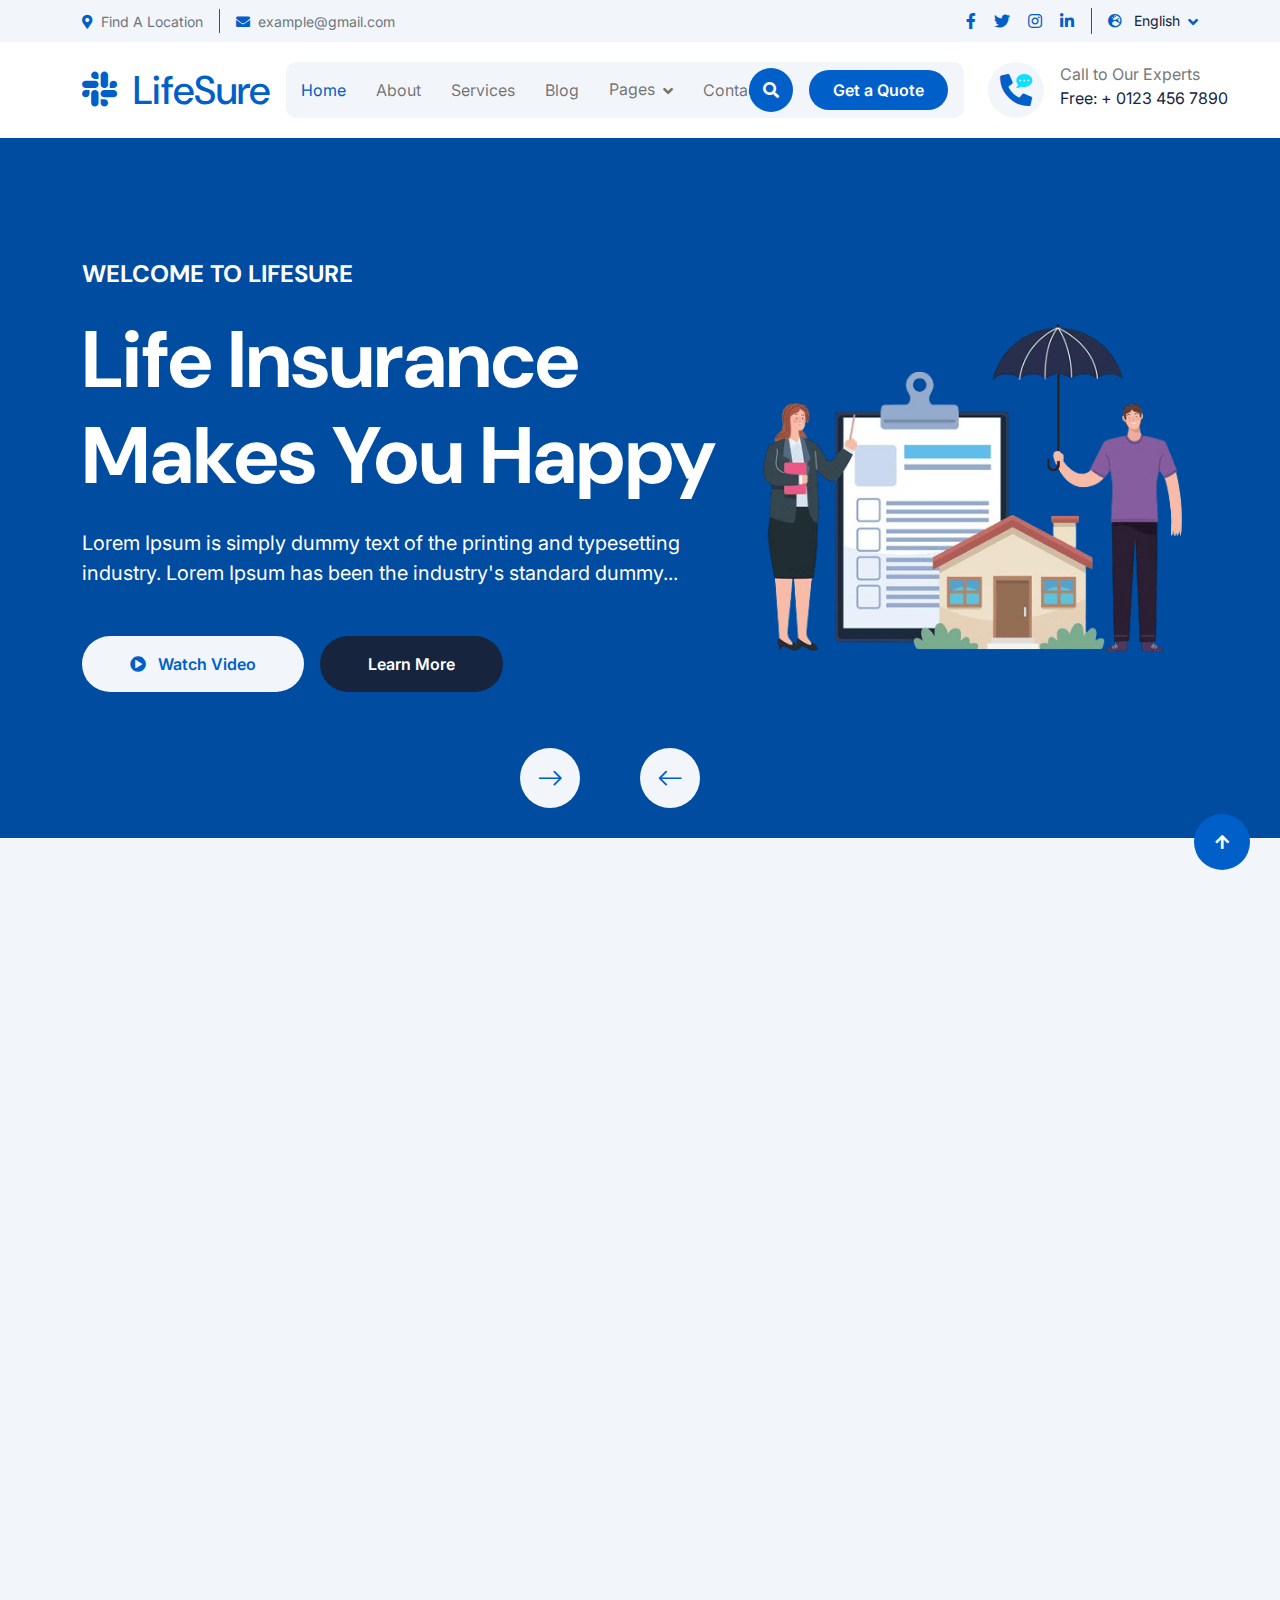
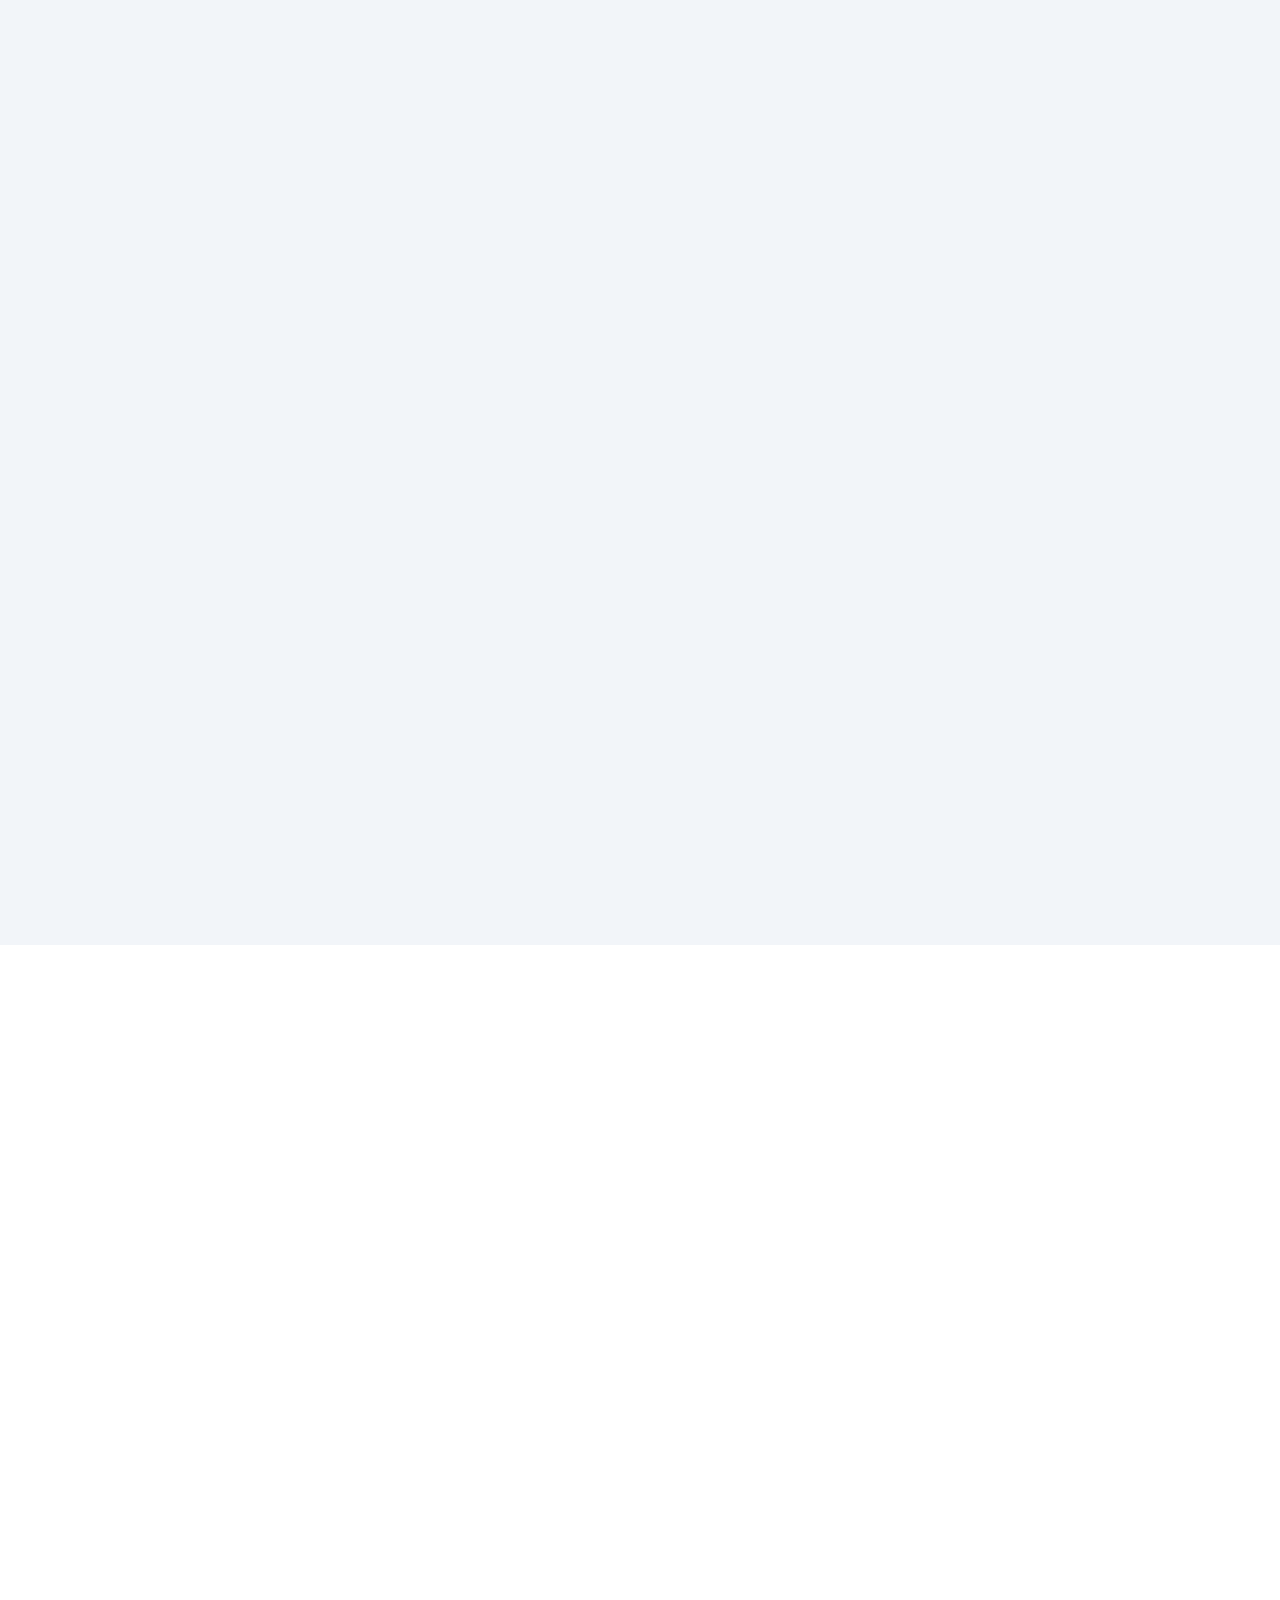
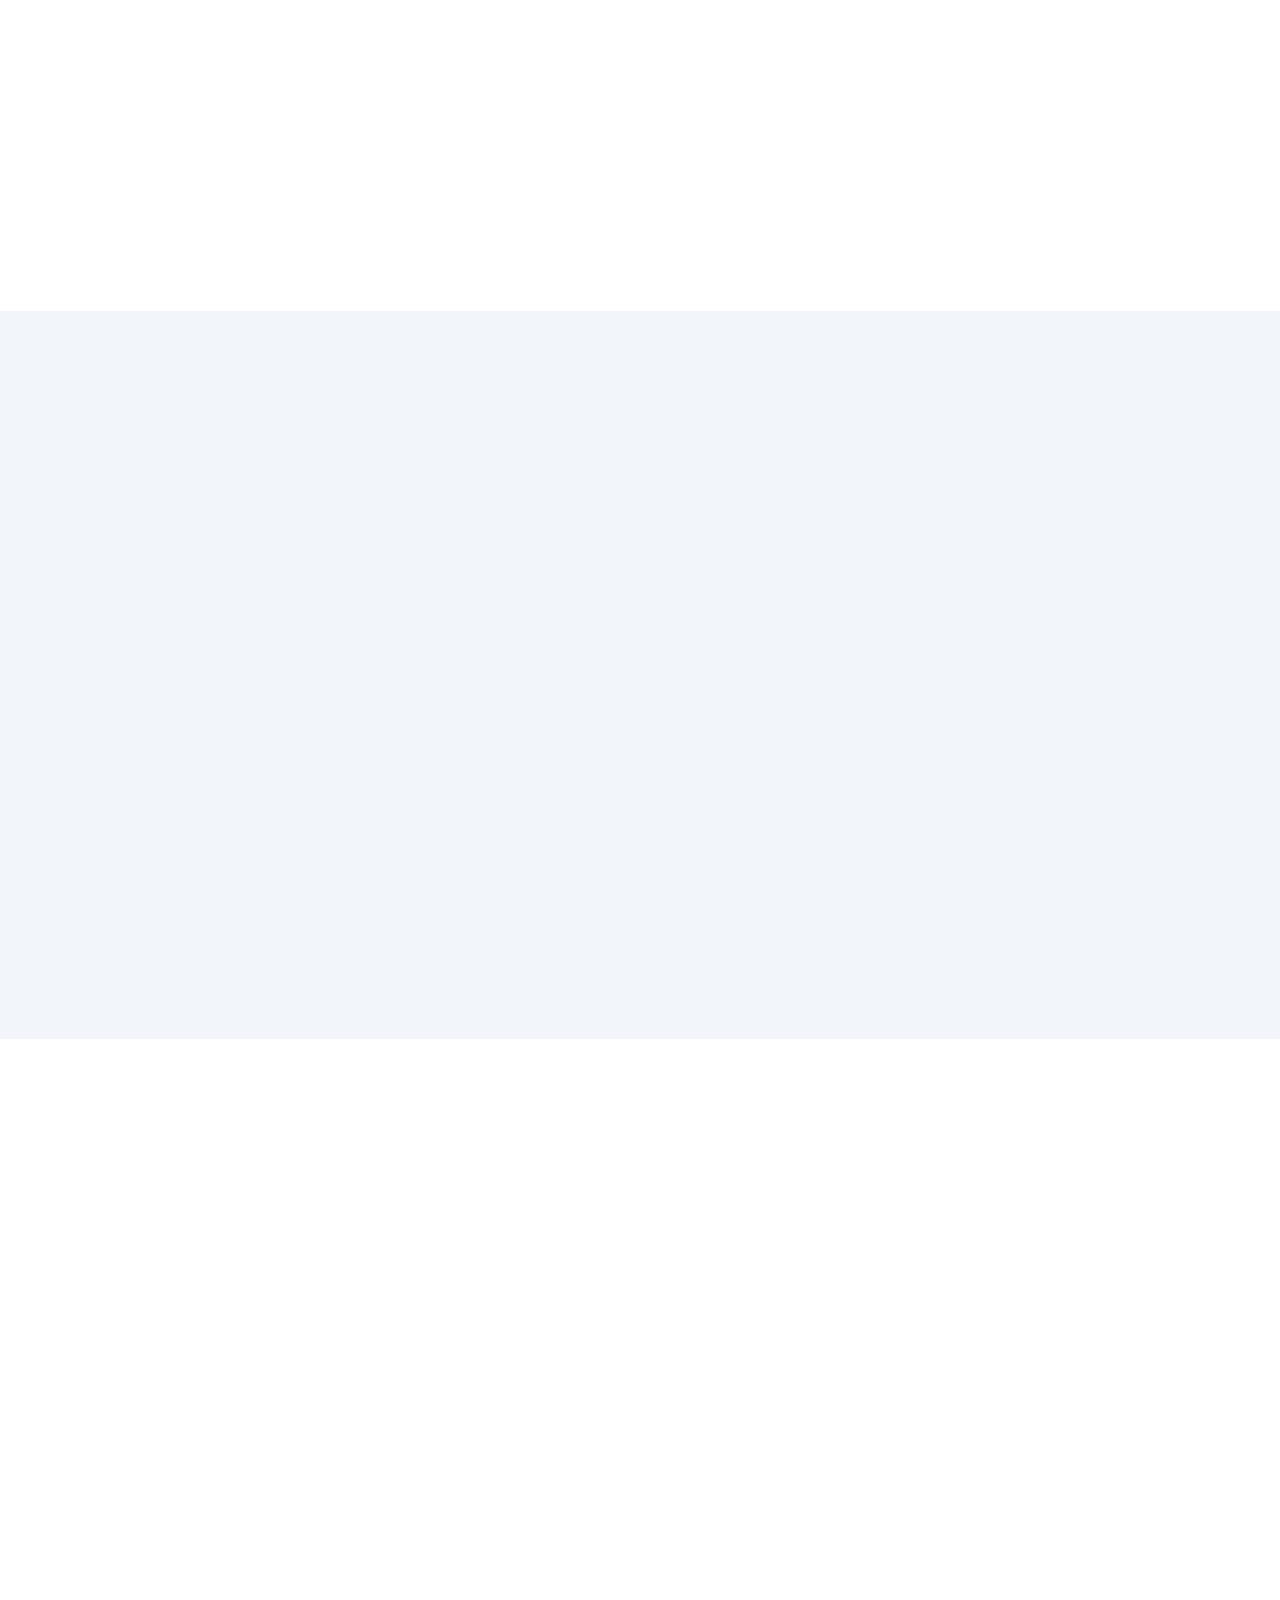
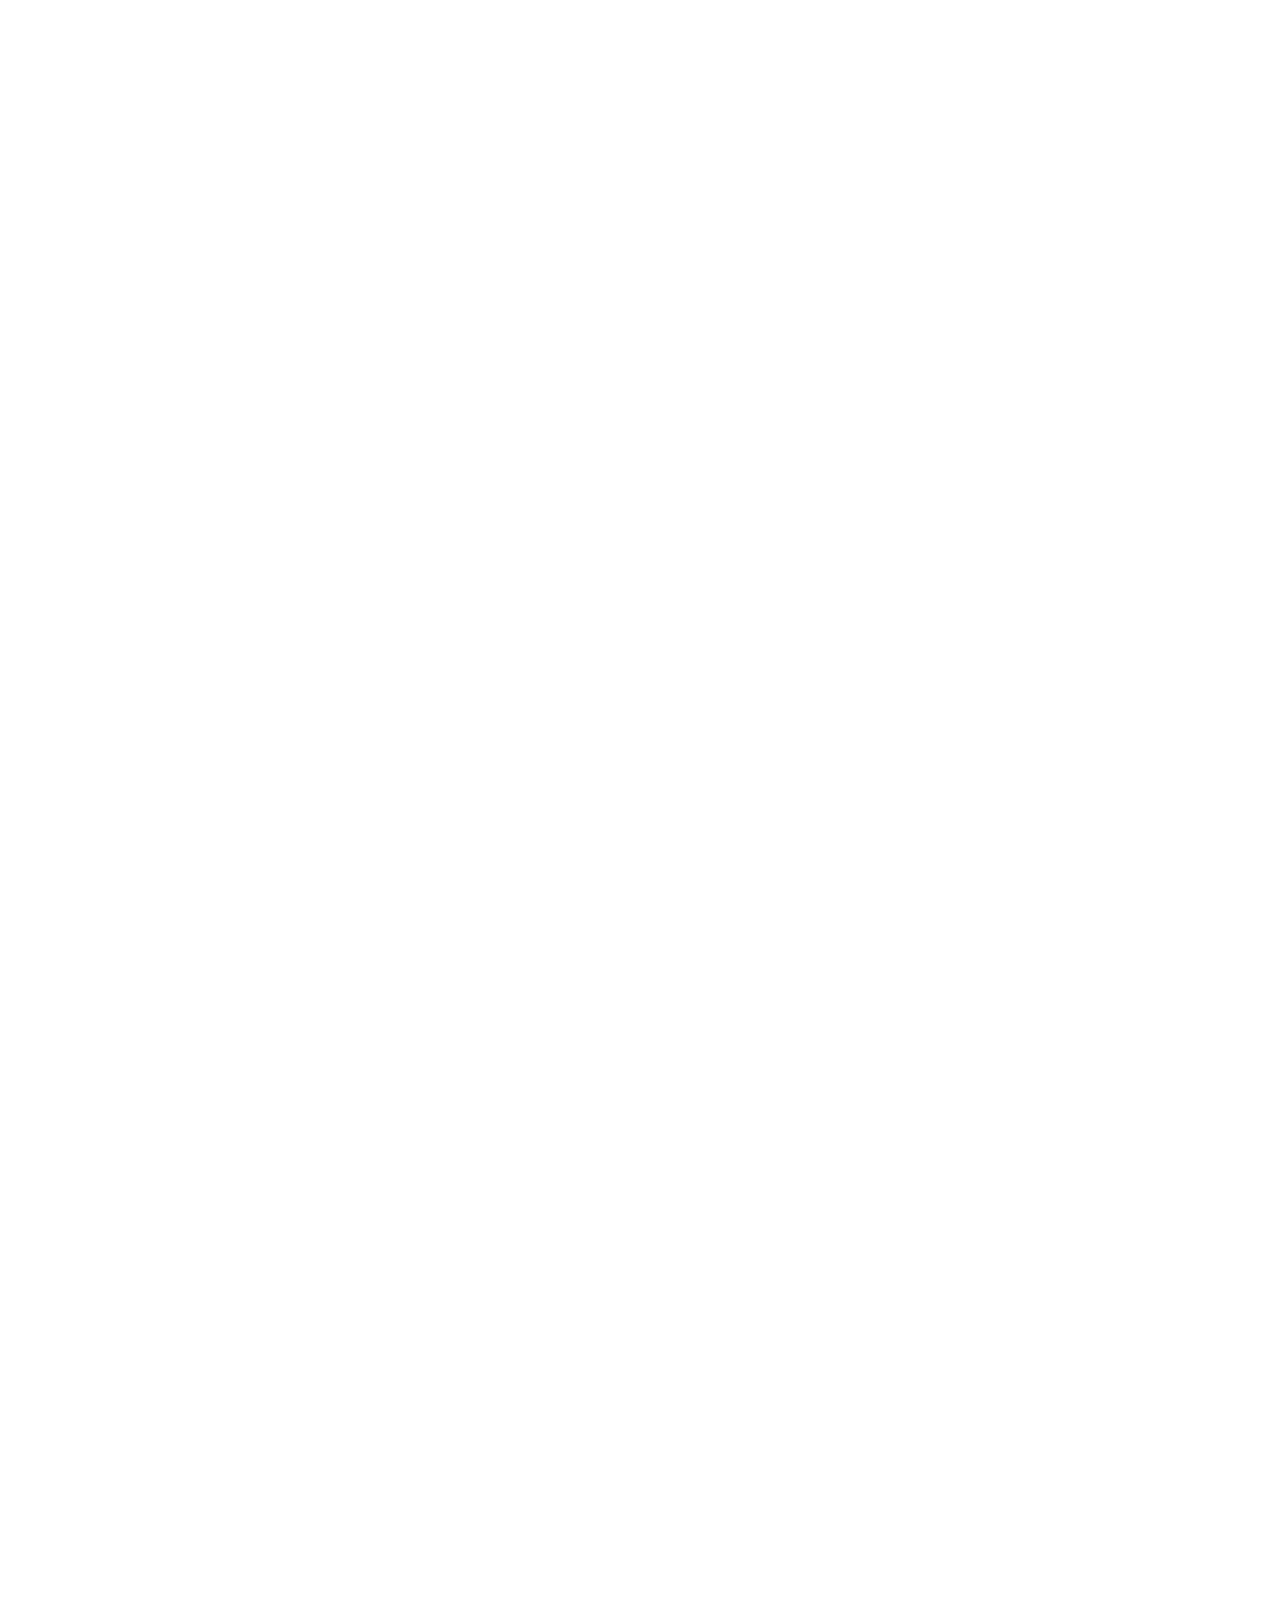
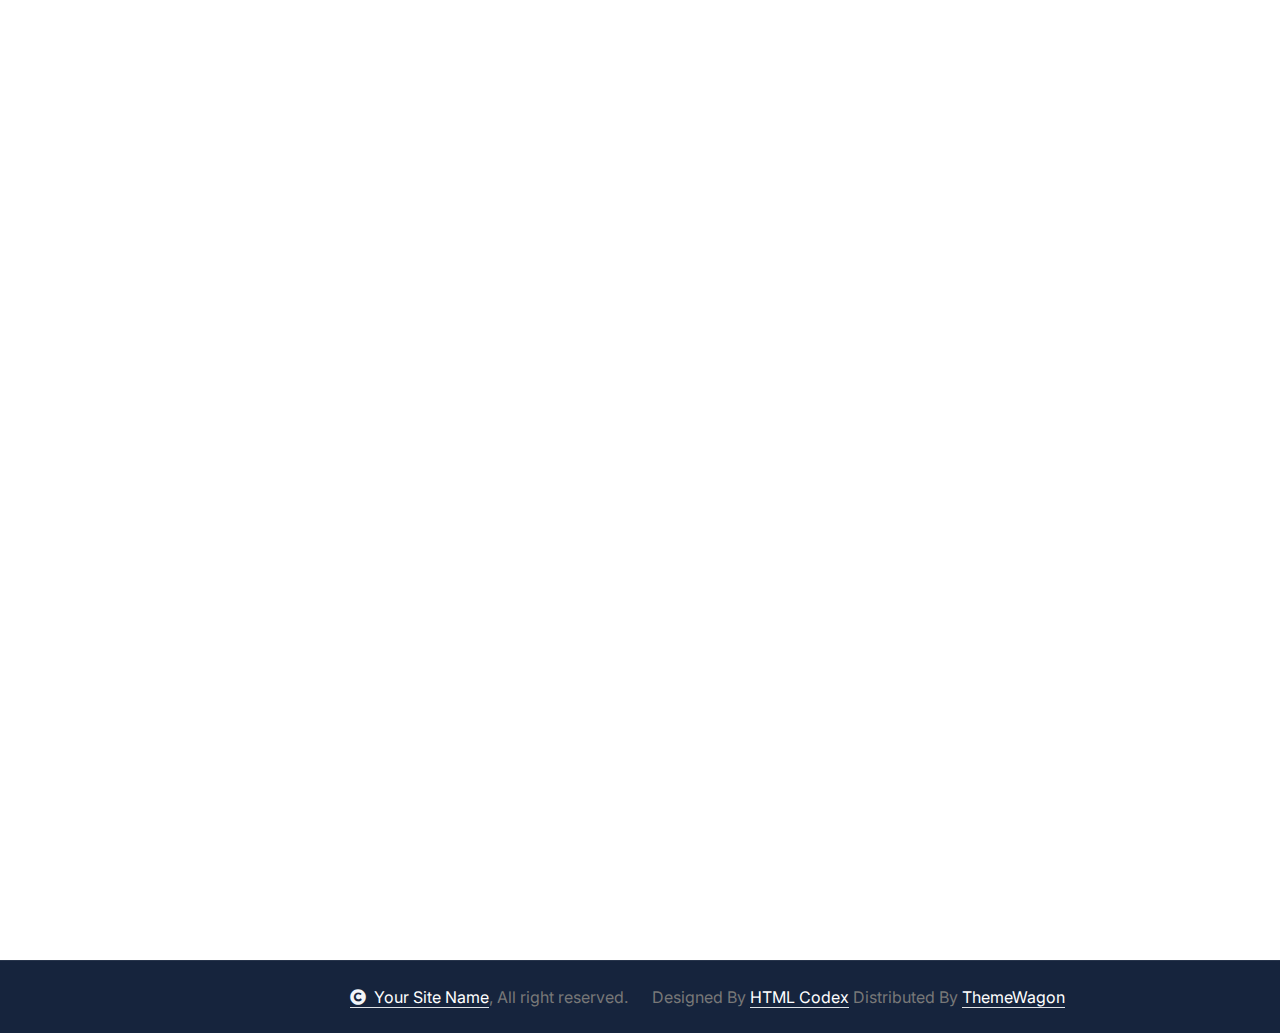
<file: index.html>
<!DOCTYPE html>
<html lang="en">

    <head>
        <meta charset="utf-8">
        <title>LifeSure - Life Insurance Website Template</title>
        <meta content="width=device-width, initial-scale=1.0" name="viewport">
        <meta content="" name="keywords">
        <meta content="" name="description">

        <!-- Google Web Fonts -->
        <link rel="preconnect" href="https://fonts.googleapis.com">
        <link rel="preconnect" href="https://fonts.gstatic.com" crossorigin>
        <link href="https://fonts.googleapis.com/css2?family=DM+Sans:ital,opsz,wght@0,9..40,100..1000;1,9..40,100..1000&family=Inter:slnt,wght@-10..0,100..900&display=swap" rel="stylesheet">

        <!-- Icon Font Stylesheet -->
        <link rel="stylesheet" href="https://use.fontawesome.com/releases/v5.15.4/css/all.css"/>
        <link href="https://cdn.jsdelivr.net/npm/bootstrap-icons@1.4.1/font/bootstrap-icons.css" rel="stylesheet">

        <!-- Libraries Stylesheet -->
        <link rel="stylesheet" href="lib/animate/animate.min.css"/>
        <link href="lib/lightbox/css/lightbox.min.css" rel="stylesheet">
        <link href="lib/owlcarousel/assets/owl.carousel.min.css" rel="stylesheet">


        <!-- Customized Bootstrap Stylesheet -->
        <link href="css/bootstrap.min.css" rel="stylesheet">

        <!-- Template Stylesheet -->
        <link href="css/style.css" rel="stylesheet">
    </head>

    <body>

        <!-- Spinner Start -->
        <div id="spinner" class="show bg-white position-fixed translate-middle w-100 vh-100 top-50 start-50 d-flex align-items-center justify-content-center">
            <div class="spinner-border text-primary" style="width: 3rem; height: 3rem;" role="status">
                <span class="sr-only">Loading...</span>
            </div>
        </div>
        <!-- Spinner End -->

        <!-- Topbar Start -->
        <div class="container-fluid topbar px-0 px-lg-4 bg-light py-2 d-none d-lg-block">
            <div class="container">
                <div class="row gx-0 align-items-center">
                    <div class="col-lg-8 text-center text-lg-start mb-lg-0">
                        <div class="d-flex flex-wrap">
                            <div class="border-end border-primary pe-3">
                                <a href="#" class="text-muted small"><i class="fas fa-map-marker-alt text-primary me-2"></i>Find A Location</a>
                            </div>
                            <div class="ps-3">
                                <a href="mailto:example@gmail.com" class="text-muted small"><i class="fas fa-envelope text-primary me-2"></i>example@gmail.com</a>
                            </div>
                        </div>
                    </div>
                    <div class="col-lg-4 text-center text-lg-end">
                        <div class="d-flex justify-content-end">
                            <div class="d-flex border-end border-primary pe-3">
                                <a class="btn p-0 text-primary me-3" href="#"><i class="fab fa-facebook-f"></i></a>
                                <a class="btn p-0 text-primary me-3" href="#"><i class="fab fa-twitter"></i></a>
                                <a class="btn p-0 text-primary me-3" href="#"><i class="fab fa-instagram"></i></a>
                                <a class="btn p-0 text-primary me-0" href="#"><i class="fab fa-linkedin-in"></i></a>
                            </div>
                            <div class="dropdown ms-3">
                                <a href="#" class="dropdown-toggle text-dark" data-bs-toggle="dropdown"><small><i class="fas fa-globe-europe text-primary me-2"></i> English</small></a>
                                <div class="dropdown-menu rounded">
                                    <a href="#" class="dropdown-item">English</a>
                                    <a href="#" class="dropdown-item">Bangla</a>
                                    <a href="#" class="dropdown-item">French</a>
                                    <a href="#" class="dropdown-item">Spanish</a>
                                    <a href="#" class="dropdown-item">Arabic</a>
                                </div>
                            </div>
                        </div>
                    </div>
                </div>
            </div>
        </div>
        <!-- Topbar End -->

        <!-- Navbar & Hero Start -->
        <div class="container-fluid nav-bar px-0 px-lg-4 py-lg-0">
            <div class="container">
                <nav class="navbar navbar-expand-lg navbar-light"> 
                    <a href="#" class="navbar-brand p-0">
                        <h1 class="text-primary mb-0"><i class="fab fa-slack me-2"></i> LifeSure</h1>
                        <!-- <img src="img/logo.png" alt="Logo"> -->
                    </a>
                    <button class="navbar-toggler" type="button" data-bs-toggle="collapse" data-bs-target="#navbarCollapse">
                        <span class="fa fa-bars"></span>
                    </button>
                    <div class="collapse navbar-collapse" id="navbarCollapse">
                        <div class="navbar-nav mx-0 mx-lg-auto">
                            <a href="index.html" class="nav-item nav-link active">Home</a>
                            <a href="about.html" class="nav-item nav-link">About</a>
                            <a href="service.html" class="nav-item nav-link">Services</a>
                            <a href="blog.html" class="nav-item nav-link">Blog</a>
                            <div class="nav-item dropdown">
                                <a href="#" class="nav-link" data-bs-toggle="dropdown">
                                    <span class="dropdown-toggle">Pages</span>
                                </a>
                                <div class="dropdown-menu">
                                    <a href="feature.html" class="dropdown-item">Our Features</a>
                                    <a href="team.html" class="dropdown-item">Our team</a>
                                    <a href="testimonial.html" class="dropdown-item">Testimonial</a>
                                    <a href="FAQ.html" class="dropdown-item">FAQs</a>
                                    <a href="404.html" class="dropdown-item">404 Page</a>
                                </div>
                            </div>
                            <a href="contact.html" class="nav-item nav-link">Contact</a>
                            <div class="nav-btn px-3">
                                <button class="btn-search btn btn-primary btn-md-square rounded-circle flex-shrink-0" data-bs-toggle="modal" data-bs-target="#searchModal"><i class="fas fa-search"></i></button>
                                <a href="#" class="btn btn-primary rounded-pill py-2 px-4 ms-3 flex-shrink-0"> Get a Quote</a>
                            </div>
                        </div>
                    </div>
                    <div class="d-none d-xl-flex flex-shrink-0 ps-4">
                        <a href="#" class="btn btn-light btn-lg-square rounded-circle position-relative wow tada" data-wow-delay=".9s">
                            <i class="fa fa-phone-alt fa-2x"></i>
                            <div class="position-absolute" style="top: 7px; right: 12px;">
                                <span><i class="fa fa-comment-dots text-secondary"></i></span>
                            </div>
                        </a>
                        <div class="d-flex flex-column ms-3">
                            <span>Call to Our Experts</span>
                            <a href="tel:+ 0123 456 7890"><span class="text-dark">Free: + 0123 456 7890</span></a>
                        </div>
                    </div>
                </nav>
            </div>
        </div>
        <!-- Navbar & Hero End -->

        <!-- Modal Search Start -->
        <div class="modal fade" id="searchModal" tabindex="-1" aria-labelledby="exampleModalLabel" aria-hidden="true">
            <div class="modal-dialog modal-fullscreen">
                <div class="modal-content rounded-0">
                    <div class="modal-header">
                        <h5 class="modal-title" id="exampleModalLabel">Search by keyword</h5>
                        <button type="button" class="btn-close" data-bs-dismiss="modal" aria-label="Close"></button>
                    </div>
                    <div class="modal-body d-flex align-items-center bg-primary">
                        <div class="input-group w-75 mx-auto d-flex">
                            <input type="search" class="form-control p-3" placeholder="keywords" aria-describedby="search-icon-1">
                            <span id="search-icon-1" class="btn bg-light border nput-group-text p-3"><i class="fa fa-search"></i></span>
                        </div>
                    </div>
                </div>
            </div>
        </div>
        <!-- Modal Search End -->


        <!-- Carousel Start -->
        <div class="header-carousel owl-carousel">
            <div class="header-carousel-item bg-primary">
                <div class="carousel-caption">
                    <div class="container">
                        <div class="row g-4 align-items-center">
                            <div class="col-lg-7 animated fadeInLeft">
                                <div class="text-sm-center text-md-start">
                                    <h4 class="text-white text-uppercase fw-bold mb-4">Welcome To LifeSure</h4>
                                    <h1 class="display-1 text-white mb-4">Life Insurance Makes You Happy</h1>
                                    <p class="mb-5 fs-5">Lorem Ipsum is simply dummy text of the printing and typesetting industry. Lorem Ipsum has been the industry's standard dummy... 
                                    </p>
                                    <div class="d-flex justify-content-center justify-content-md-start flex-shrink-0 mb-4">
                                        <a class="btn btn-light rounded-pill py-3 px-4 px-md-5 me-2" href="#"><i class="fas fa-play-circle me-2"></i> Watch Video</a>
                                        <a class="btn btn-dark rounded-pill py-3 px-4 px-md-5 ms-2" href="#">Learn More</a>
                                    </div>
                                </div>
                            </div>
                            <div class="col-lg-5 animated fadeInRight">
                                <div class="calrousel-img" style="object-fit: cover;">
                                    <img src="img/carousel-2.png" class="img-fluid w-100" alt="">
                                </div>
                            </div>
                        </div>
                    </div>
                </div>
            </div>
            <div class="header-carousel-item bg-primary">
                <div class="carousel-caption">
                    <div class="container">
                        <div class="row gy-4 gy-lg-0 gx-0 gx-lg-5 align-items-center">
                            <div class="col-lg-5 animated fadeInLeft">
                                <div class="calrousel-img">
                                    <img src="img/carousel-2.png" class="img-fluid w-100" alt="">
                                </div>
                            </div>
                            <div class="col-lg-7 animated fadeInRight">
                                <div class="text-sm-center text-md-end">
                                    <h4 class="text-white text-uppercase fw-bold mb-4">Welcome To LifeSure</h4>
                                    <h1 class="display-1 text-white mb-4">Life Insurance Makes You Happy</h1>
                                    <p class="mb-5 fs-5">Lorem Ipsum is simply dummy text of the printing and typesetting industry. Lorem Ipsum has been the industry's standard dummy... 
                                    </p>
                                    <div class="d-flex justify-content-center justify-content-md-end flex-shrink-0 mb-4">
                                        <a class="btn btn-light rounded-pill py-3 px-4 px-md-5 me-2" href="#"><i class="fas fa-play-circle me-2"></i> Watch Video</a>
                                        <a class="btn btn-dark rounded-pill py-3 px-4 px-md-5 ms-2" href="#">Learn More</a>
                                    </div>
                                </div>
                            </div>
                        </div>
                    </div>
                </div>
            </div>
        </div>
        <!-- Carousel End -->

        <!-- Feature Start -->
        <div class="container-fluid feature bg-light py-5">
            <div class="container py-5">
                <div class="text-center mx-auto pb-5 wow fadeInUp" data-wow-delay="0.2s" style="max-width: 800px;">
                    <h4 class="text-primary">Our Features</h4>
                    <h1 class="display-4 mb-4">Insurance Provide you a Better Future</h1>
                    <p class="mb-0">Lorem ipsum dolor, sit amet consectetur adipisicing elit. Tenetur adipisci facilis cupiditate recusandae aperiam temporibus corporis itaque quis facere, numquam, ad culpa deserunt sint dolorem autem obcaecati, ipsam mollitia hic.
                    </p>
                </div>
                <div class="row g-4">
                    <div class="col-md-6 col-lg-6 col-xl-3 wow fadeInUp" data-wow-delay="0.2s">
                        <div class="feature-item p-4 pt-0">
                            <div class="feature-icon p-4 mb-4">
                                <i class="far fa-handshake fa-3x"></i>
                            </div>
                            <h4 class="mb-4">Trusted Company</h4>
                            <p class="mb-4">Lorem ipsum dolor sit amet consectetur adipisicing elit. Ea hic laborum odit pariatur...
                            </p>
                            <a class="btn btn-primary rounded-pill py-2 px-4" href="#">Learn More</a>
                        </div>
                    </div>
                    <div class="col-md-6 col-lg-6 col-xl-3 wow fadeInUp" data-wow-delay="0.4s">
                        <div class="feature-item p-4 pt-0">
                            <div class="feature-icon p-4 mb-4">
                                <i class="fa fa-dollar-sign fa-3x"></i>
                            </div>
                            <h4 class="mb-4">Anytime Money Back</h4>
                            <p class="mb-4">Lorem ipsum dolor sit amet consectetur adipisicing elit. Ea hic laborum odit pariatur...
                            </p>
                            <a class="btn btn-primary rounded-pill py-2 px-4" href="#">Learn More</a>
                        </div>
                    </div>
                    <div class="col-md-6 col-lg-6 col-xl-3 wow fadeInUp" data-wow-delay="0.6s">
                        <div class="feature-item p-4 pt-0">
                            <div class="feature-icon p-4 mb-4">
                                <i class="fa fa-bullseye fa-3x"></i>
                            </div>
                            <h4 class="mb-4">Flexible Plans</h4>
                            <p class="mb-4">Lorem ipsum dolor sit amet consectetur adipisicing elit. Ea hic laborum odit pariatur...
                            </p>
                            <a class="btn btn-primary rounded-pill py-2 px-4" href="#">Learn More</a>
                        </div>
                    </div>
                    <div class="col-md-6 col-lg-6 col-xl-3 wow fadeInUp" data-wow-delay="0.8s">
                        <div class="feature-item p-4 pt-0">
                            <div class="feature-icon p-4 mb-4">
                                <i class="fa fa-headphones fa-3x"></i>
                            </div>
                            <h4 class="mb-4">24/7 Fast Support</h4>
                            <p class="mb-4">Lorem ipsum dolor sit amet consectetur adipisicing elit. Ea hic laborum odit pariatur...
                            </p>
                            <a class="btn btn-primary rounded-pill py-2 px-4" href="#">Learn More</a>
                        </div>
                    </div>
                </div>
            </div>
        </div>
        <!-- Feature End -->

        <!-- About Start -->
        <div class="container-fluid bg-light about pb-5">
            <div class="container pb-5">
                <div class="row g-5">
                    <div class="col-xl-6 wow fadeInLeft" data-wow-delay="0.2s">
                        <div class="about-item-content bg-white rounded p-5 h-100">
                            <h4 class="text-primary">About Our Company</h4>
                            <h1 class="display-4 mb-4">High Range of Exploring Protection</h1>
                            <p>Lorem ipsum, dolor sit amet consectetur adipisicing elit. Sunt debitis sint tempora. Corporis consequatur illo blanditiis voluptates aperiam quos aliquam totam aliquid rem explicabo,
                            </p>
                            <p>Lorem ipsum dolor sit amet consectetur adipisicing elit. Beatae praesentium recusandae eligendi modi hic
                            </p>
                            <p class="text-dark"><i class="fa fa-check text-primary me-3"></i>We can save your money.</p>
                            <p class="text-dark"><i class="fa fa-check text-primary me-3"></i>Production or trading of good</p>
                            <p class="text-dark mb-4"><i class="fa fa-check text-primary me-3"></i>Our life insurance is flexible</p>
                            <a class="btn btn-primary rounded-pill py-3 px-5" href="#">More Information</a>
                        </div>
                    </div>
                    <div class="col-xl-6 wow fadeInRight" data-wow-delay="0.2s">
                        <div class="bg-white rounded p-5 h-100">
                            <div class="row g-4 justify-content-center">
                                <div class="col-12">
                                    <div class="rounded bg-light">
                                        <img src="img/about-1.png" class="img-fluid rounded w-100" alt="">
                                    </div>
                                </div>
                                <div class="col-sm-6">
                                    <div class="counter-item bg-light rounded p-3 h-100">
                                        <div class="counter-counting">
                                            <span class="text-primary fs-2 fw-bold" data-toggle="counter-up">129</span>
                                            <span class="h1 fw-bold text-primary">+</span>
                                        </div>
                                        <h4 class="mb-0 text-dark">Insurance Policies</h4>
                                    </div>
                                </div>
                                <div class="col-sm-6">
                                    <div class="counter-item bg-light rounded p-3 h-100">
                                        <div class="counter-counting">
                                            <span class="text-primary fs-2 fw-bold" data-toggle="counter-up">99</span>
                                            <span class="h1 fw-bold text-primary">+</span>
                                        </div>
                                        <h4 class="mb-0 text-dark">Awards WON</h4>
                                    </div>
                                </div>
                                <div class="col-sm-6">
                                    <div class="counter-item bg-light rounded p-3 h-100">
                                        <div class="counter-counting">
                                            <span class="text-primary fs-2 fw-bold" data-toggle="counter-up">556</span>
                                            <span class="h1 fw-bold text-primary">+</span>
                                        </div>
                                        <h4 class="mb-0 text-dark">Skilled Agents</h4>
                                    </div>
                                </div>
                                <div class="col-sm-6">
                                    <div class="counter-item bg-light rounded p-3 h-100">
                                        <div class="counter-counting">
                                            <span class="text-primary fs-2 fw-bold" data-toggle="counter-up">967</span>
                                            <span class="h1 fw-bold text-primary">+</span>
                                        </div>
                                        <h4 class="mb-0 text-dark">Team Members</h4>
                                    </div>
                                </div>
                            </div>
                        </div>
                    </div>
                </div>
            </div>
        </div>
        <!-- About End -->

        <!-- Service Start -->
        <div class="container-fluid service py-5">
            <div class="container py-5">
                <div class="text-center mx-auto pb-5 wow fadeInUp" data-wow-delay="0.2s" style="max-width: 800px;">
                    <h4 class="text-primary">Our Services</h4>
                    <h1 class="display-4 mb-4">We Provide Best Services</h1>
                    <p class="mb-0">Lorem ipsum dolor, sit amet consectetur adipisicing elit. Tenetur adipisci facilis cupiditate recusandae aperiam temporibus corporis itaque quis facere, numquam, ad culpa deserunt sint dolorem autem obcaecati, ipsam mollitia hic.
                    </p>
                </div>
                <div class="row g-4 justify-content-center">
                    <div class="col-md-6 col-lg-6 col-xl-3 wow fadeInUp" data-wow-delay="0.2s">
                        <div class="service-item">
                            <div class="service-img">
                                <img src="img/blog-1.png" class="img-fluid rounded-top w-100" alt="">
                                <div class="service-icon p-3">
                                    <i class="fa fa-users fa-2x"></i>
                                </div>
                            </div>
                            <div class="service-content p-4">
                                <div class="service-content-inner">
                                    <a href="#" class="d-inline-block h4 mb-4">Life Insurance</a>
                                    <p class="mb-4">Lorem ipsum dolor sit amet consectetur adipisicing elit. Perspiciatis, eum!</p>
                                    <a class="btn btn-primary rounded-pill py-2 px-4" href="#">Read More</a>
                                </div>
                            </div>
                        </div>
                    </div>
                    <div class="col-md-6 col-lg-6 col-xl-3 wow fadeInUp" data-wow-delay="0.4s">
                        <div class="service-item">
                            <div class="service-img">
                                <img src="img/blog-2.png" class="img-fluid rounded-top w-100" alt="">
                                <div class="service-icon p-3">
                                    <i class="fa fa-hospital fa-2x"></i>
                                </div>
                            </div>
                            <div class="service-content p-4">
                                <div class="service-content-inner">
                                    <a href="#" class="d-inline-block h4 mb-4">Health Insurance</a>
                                    <p class="mb-4">Lorem ipsum dolor sit amet consectetur adipisicing elit. Perspiciatis, eum!</p>
                                    <a class="btn btn-primary rounded-pill py-2 px-4" href="#">Read More</a>
                                </div>
                            </div>
                        </div>
                    </div>
                    <div class="col-md-6 col-lg-6 col-xl-3 wow fadeInUp" data-wow-delay="0.6s">
                        <div class="service-item">
                            <div class="service-img">
                                <img src="img/blog-3.png" class="img-fluid rounded-top w-100" alt="">
                                <div class="service-icon p-3">
                                    <i class="fa fa-car fa-2x"></i>
                                </div>
                            </div>
                            <div class="service-content p-4">
                                <div class="service-content-inner">
                                    <a href="#" class="d-inline-block h4 mb-4">Car Insurance</a>
                                    <p class="mb-4">Lorem ipsum dolor sit amet consectetur adipisicing elit. Perspiciatis, eum!</p>
                                    <a class="btn btn-primary rounded-pill py-2 px-4" href="#">Read More</a>
                                </div>
                            </div>
                        </div>
                    </div>
                    <div class="col-md-6 col-lg-6 col-xl-3 wow fadeInUp" data-wow-delay="0.8s">
                        <div class="service-item">
                            <div class="service-img">
                                <img src="img/blog-4.png" class="img-fluid rounded-top w-100" alt="">
                                <div class="service-icon p-3">
                                    <i class="fa fa-home fa-2x"></i>
                                </div>
                            </div>
                            <div class="service-content p-4">
                                <div class="service-content-inner">
                                    <a href="#" class="d-inline-block h4 mb-4">Home Insurance</a>
                                    <p class="mb-4">Lorem ipsum dolor sit amet consectetur adipisicing elit. Perspiciatis, eum!</p>
                                    <a class="btn btn-primary rounded-pill py-2 px-4" href="#">Read More</a>
                                </div>
                            </div>
                        </div>
                    </div>
                    <div class="col-12 text-center wow fadeInUp" data-wow-delay="0.2s">
                        <a class="btn btn-primary rounded-pill py-3 px-5" href="#">More Services</a>
                    </div>
                </div>
            </div>
        </div>
        <!-- Service End -->

        <!-- FAQs Start -->
        <div class="container-fluid faq-section bg-light py-5">
            <div class="container py-5">
                <div class="row g-5 align-items-center">
                    <div class="col-xl-6 wow fadeInLeft" data-wow-delay="0.2s">
                        <div class="h-100">
                            <div class="mb-5">
                                <h4 class="text-primary">Some Important FAQ's</h4>
                                <h1 class="display-4 mb-0">Common Frequently Asked Questions</h1>
                            </div>
                            <div class="accordion" id="accordionExample">
                                <div class="accordion-item">
                                    <h2 class="accordion-header" id="headingOne">
                                        <button class="accordion-button border-0" type="button" data-bs-toggle="collapse" data-bs-target="#collapseOne" aria-expanded="true" aria-controls="collapseOne">
                                            Q: What happens during Freshers' Week?
                                        </button>
                                    </h2>
                                    <div id="collapseOne" class="accordion-collapse collapse show active" aria-labelledby="headingOne" data-bs-parent="#accordionExample">
                                        <div class="accordion-body rounded">
                                            A: Leverage agile frameworks to provide a robust synopsis for high level overviews. Iterative approaches to corporate strategy foster collaborative thinking to further the overall value proposition. Organically grow the holistic world view of disruptive innovation via workplace diversity and empowerment.
                                        </div>
                                    </div>
                                </div>
                                <div class="accordion-item">
                                    <h2 class="accordion-header" id="headingTwo">
                                        <button class="accordion-button collapsed" type="button" data-bs-toggle="collapse" data-bs-target="#collapseTwo" aria-expanded="false" aria-controls="collapseTwo">
                                            Q: What is the transfer application process?
                                        </button>
                                    </h2>
                                    <div id="collapseTwo" class="accordion-collapse collapse" aria-labelledby="headingTwo" data-bs-parent="#accordionExample">
                                        <div class="accordion-body">
                                            A: Leverage agile frameworks to provide a robust synopsis for high level overviews. Iterative approaches to corporate strategy foster collaborative thinking to further the overall value proposition. Organically grow the holistic world view of disruptive innovation via workplace diversity and empowerment.
                                        </div>
                                    </div>
                                </div>
                                <div class="accordion-item">
                                    <h2 class="accordion-header" id="headingThree">
                                        <button class="accordion-button collapsed" type="button" data-bs-toggle="collapse" data-bs-target="#collapseThree" aria-expanded="false" aria-controls="collapseThree">
                                            Q: Why should I attend community college?
                                        </button>
                                    </h2>
                                    <div id="collapseThree" class="accordion-collapse collapse" aria-labelledby="headingThree" data-bs-parent="#accordionExample">
                                        <div class="accordion-body">
                                            A: Leverage agile frameworks to provide a robust synopsis for high level overviews. Iterative approaches to corporate strategy foster collaborative thinking to further the overall value proposition. Organically grow the holistic world view of disruptive innovation via workplace diversity and empowerment.
                                        </div>
                                    </div>
                                </div>
                            </div>
                        </div>
                    </div>
                    <div class="col-xl-6 wow fadeInRight" data-wow-delay="0.4s">
                        <img src="img/carousel-2.png" class="img-fluid w-100" alt="">
                    </div>
                </div>
            </div>
        </div>
        <!-- FAQs End -->

        <!-- Blog Start -->
        <div class="container-fluid blog py-5">
            <div class="container py-5">
                <div class="text-center mx-auto pb-5 wow fadeInUp" data-wow-delay="0.2s" style="max-width: 800px;">
                    <h4 class="text-primary">From Blog</h4>
                    <h1 class="display-4 mb-4">News And Updates</h1>
                    <p class="mb-0">Lorem ipsum dolor, sit amet consectetur adipisicing elit. Tenetur adipisci facilis cupiditate recusandae aperiam temporibus corporis itaque quis facere, numquam, ad culpa deserunt sint dolorem autem obcaecati, ipsam mollitia hic.
                    </p>
                </div>
                <div class="row g-4 justify-content-center">
                    <div class="col-lg-6 col-xl-4 wow fadeInUp" data-wow-delay="0.2s">
                        <div class="blog-item">
                            <div class="blog-img">
                                <img src="img/blog-1.png" class="img-fluid rounded-top w-100" alt="">
                                <div class="blog-categiry py-2 px-4">
                                    <span>Business</span>
                                </div>
                            </div>
                            <div class="blog-content p-4">
                                <div class="blog-comment d-flex justify-content-between mb-3">
                                    <div class="small"><span class="fa fa-user text-primary"></span> Martin.C</div>
                                    <div class="small"><span class="fa fa-calendar text-primary"></span> 30 Dec 2025</div>
                                    <div class="small"><span class="fa fa-comment-alt text-primary"></span> 6 Comments</div>
                                </div>
                                <a href="#" class="h4 d-inline-block mb-3">Which allows you to pay down insurance bills</a>
                                <p class="mb-3">Lorem, ipsum dolor sit amet consectetur adipisicing elit. Eius libero soluta impedit eligendi? Quibusdam, laudantium.</p>
                                <a href="#" class="btn p-0">Read More  <i class="fa fa-arrow-right"></i></a>
                            </div>
                        </div>
                    </div>
                    <div class="col-lg-6 col-xl-4 wow fadeInUp" data-wow-delay="0.4s">
                        <div class="blog-item">
                            <div class="blog-img">
                                <img src="img/blog-2.png" class="img-fluid rounded-top w-100" alt="">
                                <div class="blog-categiry py-2 px-4">
                                    <span>Business</span>
                                </div>
                            </div>
                            <div class="blog-content p-4">
                                <div class="blog-comment d-flex justify-content-between mb-3">
                                    <div class="small"><span class="fa fa-user text-primary"></span> Martin.C</div>
                                    <div class="small"><span class="fa fa-calendar text-primary"></span> 30 Dec 2025</div>
                                    <div class="small"><span class="fa fa-comment-alt text-primary"></span> 6 Comments</div>
                                </div>
                                <a href="#" class="h4 d-inline-block mb-3">Leverage agile frameworks to provide</a>
                                <p class="mb-3">Lorem, ipsum dolor sit amet consectetur adipisicing elit. Eius libero soluta impedit eligendi? Quibusdam, laudantium.</p>
                                <a href="#" class="btn p-0">Read More  <i class="fa fa-arrow-right"></i></a>
                            </div>
                        </div>
                    </div>
                    <div class="col-lg-6 col-xl-4 wow fadeInUp" data-wow-delay="0.6s">
                        <div class="blog-item">
                            <div class="blog-img">
                                <img src="img/blog-3.png" class="img-fluid rounded-top w-100" alt="">
                                <div class="blog-categiry py-2 px-4">
                                    <span>Business</span>
                                </div>
                            </div>
                            <div class="blog-content p-4">
                                <div class="blog-comment d-flex justify-content-between mb-3">
                                    <div class="small"><span class="fa fa-user text-primary"></span> Martin.C</div>
                                    <div class="small"><span class="fa fa-calendar text-primary"></span> 30 Dec 2025</div>
                                    <div class="small"><span class="fa fa-comment-alt text-primary"></span> 6 Comments</div>
                                </div>
                                <a href="#" class="h4 d-inline-block mb-3">Leverage agile frameworks to provide</a>
                                <p class="mb-3">Lorem, ipsum dolor sit amet consectetur adipisicing elit. Eius libero soluta impedit eligendi? Quibusdam, laudantium.</p>
                                <a href="#" class="btn p-0">Read More  <i class="fa fa-arrow-right"></i></a>
                            </div>
                        </div>
                    </div>
                </div>
            </div>
        </div>
        <!-- Blog End -->

        <!-- Team Start -->
        <div class="container-fluid team pb-5">
            <div class="container pb-5">
                <div class="text-center mx-auto pb-5 wow fadeInUp" data-wow-delay="0.2s" style="max-width: 800px;">
                    <h4 class="text-primary">Our Team</h4>
                    <h1 class="display-4 mb-4">Meet Our Expert Team Members</h1>
                    <p class="mb-0">Lorem ipsum dolor, sit amet consectetur adipisicing elit. Tenetur adipisci facilis cupiditate recusandae aperiam temporibus corporis itaque quis facere, numquam, ad culpa deserunt sint dolorem autem obcaecati, ipsam mollitia hic.
                    </p>
                </div>
                <div class="row g-4">
                    <div class="col-md-6 col-lg-6 col-xl-3 wow fadeInUp" data-wow-delay="0.2s">
                        <div class="team-item">
                            <div class="team-img">
                                <img src="img/team-1.jpg" class="img-fluid rounded-top w-100" alt="">
                                <div class="team-icon">
                                    <a class="btn btn-primary btn-sm-square rounded-pill mb-2" href=""><i class="fab fa-facebook-f"></i></a>
                                    <a class="btn btn-primary btn-sm-square rounded-pill mb-2" href=""><i class="fab fa-twitter"></i></a>
                                    <a class="btn btn-primary btn-sm-square rounded-pill mb-2" href=""><i class="fab fa-linkedin-in"></i></a>
                                    <a class="btn btn-primary btn-sm-square rounded-pill mb-0" href=""><i class="fab fa-instagram"></i></a>
                                </div>
                            </div>
                            <div class="team-title p-4">
                                <h4 class="mb-0">David James</h4>
                                <p class="mb-0">Profession</p>
                            </div>
                        </div>
                    </div>
                    <div class="col-md-6 col-lg-6 col-xl-3 wow fadeInUp" data-wow-delay="0.4s">
                        <div class="team-item">
                            <div class="team-img">
                                <img src="img/team-2.jpg" class="img-fluid rounded-top w-100" alt="">
                                <div class="team-icon">
                                    <a class="btn btn-primary btn-sm-square rounded-pill mb-2" href=""><i class="fab fa-facebook-f"></i></a>
                                    <a class="btn btn-primary btn-sm-square rounded-pill mb-2" href=""><i class="fab fa-twitter"></i></a>
                                    <a class="btn btn-primary btn-sm-square rounded-pill mb-2" href=""><i class="fab fa-linkedin-in"></i></a>
                                    <a class="btn btn-primary btn-sm-square rounded-pill mb-0" href=""><i class="fab fa-instagram"></i></a>
                                </div>
                            </div>
                            <div class="team-title p-4">
                                <h4 class="mb-0">David James</h4>
                                <p class="mb-0">Profession</p>
                            </div>
                        </div>
                    </div>
                    <div class="col-md-6 col-lg-6 col-xl-3 wow fadeInUp" data-wow-delay="0.6s">
                        <div class="team-item">
                            <div class="team-img">
                                <img src="img/team-3.jpg" class="img-fluid rounded-top w-100" alt="">
                                <div class="team-icon">
                                    <a class="btn btn-primary btn-sm-square rounded-pill mb-2" href=""><i class="fab fa-facebook-f"></i></a>
                                    <a class="btn btn-primary btn-sm-square rounded-pill mb-2" href=""><i class="fab fa-twitter"></i></a>
                                    <a class="btn btn-primary btn-sm-square rounded-pill mb-2" href=""><i class="fab fa-linkedin-in"></i></a>
                                    <a class="btn btn-primary btn-sm-square rounded-pill mb-0" href=""><i class="fab fa-instagram"></i></a>
                                </div>
                            </div>
                            <div class="team-title p-4">
                                <h4 class="mb-0">David James</h4>
                                <p class="mb-0">Profession</p>
                            </div>
                        </div>
                    </div>
                    <div class="col-md-6 col-lg-6 col-xl-3 wow fadeInUp" data-wow-delay="0.8s">
                        <div class="team-item">
                            <div class="team-img">
                                <img src="img/team-4.jpg" class="img-fluid rounded-top w-100" alt="">
                                <div class="team-icon">
                                    <a class="btn btn-primary btn-sm-square rounded-pill mb-2" href=""><i class="fab fa-facebook-f"></i></a>
                                    <a class="btn btn-primary btn-sm-square rounded-pill mb-2" href=""><i class="fab fa-twitter"></i></a>
                                    <a class="btn btn-primary btn-sm-square rounded-pill mb-2" href=""><i class="fab fa-linkedin-in"></i></a>
                                    <a class="btn btn-primary btn-sm-square rounded-pill mb-0" href=""><i class="fab fa-instagram"></i></a>
                                </div>
                            </div>
                            <div class="team-title p-4">
                                <h4 class="mb-0">David James</h4>
                                <p class="mb-0">Profession</p>
                            </div>
                        </div>
                    </div>
                </div>
            </div>
        </div>
        <!-- Team End -->

        <!-- Testimonial Start -->
        <div class="container-fluid testimonial pb-5">
            <div class="container pb-5">
                <div class="text-center mx-auto pb-5 wow fadeInUp" data-wow-delay="0.2s" style="max-width: 800px;">
                    <h4 class="text-primary">Testimonial</h4>
                    <h1 class="display-4 mb-4">What Our Customers Are Saying</h1>
                    <p class="mb-0">Lorem ipsum dolor, sit amet consectetur adipisicing elit. Tenetur adipisci facilis cupiditate recusandae aperiam temporibus corporis itaque quis facere, numquam, ad culpa deserunt sint dolorem autem obcaecati, ipsam mollitia hic.
                    </p>
                </div>
                <div class="owl-carousel testimonial-carousel wow fadeInUp" data-wow-delay="0.2s">
                    <div class="testimonial-item bg-light rounded">
                        <div class="row g-0">
                            <div class="col-4  col-lg-4 col-xl-3">
                                <div class="h-100">
                                    <img src="img/testimonial-1.jpg" class="img-fluid h-100 rounded" style="object-fit: cover;" alt="">
                                </div>
                            </div>
                            <div class="col-8 col-lg-8 col-xl-9">
                                <div class="d-flex flex-column my-auto text-start p-4">
                                    <h4 class="text-dark mb-0">Client Name</h4>
                                    <p class="mb-3">Profession</p>
                                    <div class="d-flex text-primary mb-3">
                                        <i class="fas fa-star"></i>
                                        <i class="fas fa-star"></i>
                                        <i class="fas fa-star"></i>
                                        <i class="fas fa-star"></i>
                                        <i class="fas fa-star"></i>
                                    </div>
                                    <p class="mb-0">Lorem, ipsum dolor sit amet consectetur adipisicing elit. Enim error molestiae aut modi corrupti fugit eaque rem nulla incidunt temporibus quisquam,
                                    </p>
                                </div>
                            </div>
                        </div>
                    </div>
                    <div class="testimonial-item bg-light rounded">
                        <div class="row g-0">
                            <div class="col-4  col-lg-4 col-xl-3">
                                <div class="h-100">
                                    <img src="img/testimonial-2.jpg" class="img-fluid h-100 rounded" style="object-fit: cover;" alt="">
                                </div>
                            </div>
                            <div class="col-8 col-lg-8 col-xl-9">
                                <div class="d-flex flex-column my-auto text-start p-4">
                                    <h4 class="text-dark mb-0">Client Name</h4>
                                    <p class="mb-3">Profession</p>
                                    <div class="d-flex text-primary mb-3">
                                        <i class="fas fa-star"></i>
                                        <i class="fas fa-star"></i>
                                        <i class="fas fa-star"></i>
                                        <i class="fas fa-star"></i>
                                        <i class="fas fa-star text-body"></i>
                                    </div>
                                    <p class="mb-0">Lorem, ipsum dolor sit amet consectetur adipisicing elit. Enim error molestiae aut modi corrupti fugit eaque rem nulla incidunt temporibus quisquam,
                                    </p>
                                </div>
                            </div>
                        </div>
                    </div>
                    <div class="testimonial-item bg-light rounded">
                        <div class="row g-0">
                            <div class="col-4  col-lg-4 col-xl-3">
                                <div class="h-100">
                                    <img src="img/testimonial-3.jpg" class="img-fluid h-100 rounded" style="object-fit: cover;" alt="">
                                </div>
                            </div>
                            <div class="col-8 col-lg-8 col-xl-9">
                                <div class="d-flex flex-column my-auto text-start p-4">
                                    <h4 class="text-dark mb-0">Client Name</h4>
                                    <p class="mb-3">Profession</p>
                                    <div class="d-flex text-primary mb-3">
                                        <i class="fas fa-star"></i>
                                        <i class="fas fa-star"></i>
                                        <i class="fas fa-star"></i>
                                        <i class="fas fa-star text-body"></i>
                                        <i class="fas fa-star text-body"></i>
                                    </div>
                                    <p class="mb-0">Lorem, ipsum dolor sit amet consectetur adipisicing elit. Enim error molestiae aut modi corrupti fugit eaque rem nulla incidunt temporibus quisquam,
                                    </p>
                                </div>
                            </div>
                        </div>
                    </div>
                </div>
            </div>
        </div>
        <!-- Testimonial End -->


        <!-- Footer Start -->
        <div class="container-fluid footer py-5 wow fadeIn" data-wow-delay="0.2s">
            <div class="container py-5">
                <div class="row g-5">
                    <div class="col-xl-9">
                        <div class="mb-5">
                            <div class="row g-4">
                                <div class="col-md-6 col-lg-6 col-xl-5">
                                    <div class="footer-item">
                                        <a href="index.html" class="p-0">
                                            <h3 class="text-white"><i class="fab fa-slack me-3"></i> LifeSure</h3>
                                            <!-- <img src="img/logo.png" alt="Logo"> -->
                                        </a>
                                        <p class="text-white mb-4">Dolor amet sit justo amet elitr clita ipsum elitr est.Lorem ipsum dolor sit amet, consectetur adipiscing...</p>
                                        <div class="footer-btn d-flex">
                                            <a class="btn btn-md-square rounded-circle me-3" href="#"><i class="fab fa-facebook-f"></i></a>
                                            <a class="btn btn-md-square rounded-circle me-3" href="#"><i class="fab fa-twitter"></i></a>
                                            <a class="btn btn-md-square rounded-circle me-3" href="#"><i class="fab fa-instagram"></i></a>
                                            <a class="btn btn-md-square rounded-circle me-0" href="#"><i class="fab fa-linkedin-in"></i></a>
                                        </div>
                                    </div>
                                </div>
                                <div class="col-md-6 col-lg-6 col-xl-3">
                                    <div class="footer-item">
                                        <h4 class="text-white mb-4">Useful Links</h4>
                                        <a href="#"><i class="fas fa-angle-right me-2"></i> About Us</a>
                                        <a href="#"><i class="fas fa-angle-right me-2"></i> Features</a>
                                        <a href="#"><i class="fas fa-angle-right me-2"></i> Services</a>
                                        <a href="#"><i class="fas fa-angle-right me-2"></i> FAQ's</a>
                                        <a href="#"><i class="fas fa-angle-right me-2"></i> Blogs</a>
                                        <a href="#"><i class="fas fa-angle-right me-2"></i> Contact</a>
                                    </div>
                                </div>
                                <div class="col-md-6 col-lg-6 col-xl-4">
                                    <div class="footer-item">
                                        <h4 class="mb-4 text-white">Instagram</h4>
                                        <div class="row g-3">
                                            <div class="col-4">
                                                <div class="footer-instagram rounded">
                                                    <img src="img/instagram-footer-1.jpg" class="img-fluid w-100" alt="">
                                                    <div class="footer-search-icon">
                                                        <a href="img/instagram-footer-1.jpg" data-lightbox="footerInstagram-1" class="my-auto"><i class="fas fa-link text-white"></i></a>
                                                    </div>
                                                </div>
                                           </div>
                                           <div class="col-4">
                                                <div class="footer-instagram rounded">
                                                    <img src="img/instagram-footer-2.jpg" class="img-fluid w-100" alt="">
                                                    <div class="footer-search-icon">
                                                        <a href="img/instagram-footer-2.jpg" data-lightbox="footerInstagram-2" class="my-auto"><i class="fas fa-link text-white"></i></a>
                                                    </div>
                                                </div>
                                           </div>
                                            <div class="col-4">
                                                <div class="footer-instagram rounded">
                                                    <img src="img/instagram-footer-3.jpg" class="img-fluid w-100" alt="">
                                                    <div class="footer-search-icon">
                                                        <a href="img/instagram-footer-3.jpg" data-lightbox="footerInstagram-3" class="my-auto"><i class="fas fa-link text-white"></i></a>
                                                    </div>
                                                </div>
                                           </div>
                                            <div class="col-4">
                                                <div class="footer-instagram rounded">
                                                    <img src="img/instagram-footer-4.jpg" class="img-fluid w-100" alt="">
                                                    <div class="footer-search-icon">
                                                        <a href="img/instagram-footer-4.jpg" data-lightbox="footerInstagram-4" class="my-auto"><i class="fas fa-link text-white"></i></a>
                                                    </div>
                                                </div>
                                           </div>
                                            <div class="col-4">
                                                <div class="footer-instagram rounded">
                                                    <img src="img/instagram-footer-5.jpg" class="img-fluid w-100" alt="">
                                                    <div class="footer-search-icon">
                                                        <a href="img/instagram-footer-5.jpg" data-lightbox="footerInstagram-5" class="my-auto"><i class="fas fa-link text-white"></i></a>
                                                    </div>
                                                </div>
                                           </div>
                                           <div class="col-4">
                                                <div class="footer-instagram rounded">
                                                    <img src="img/instagram-footer-6.jpg" class="img-fluid w-100" alt="">
                                                    <div class="footer-search-icon">
                                                        <a href="img/instagram-footer-6.jpg" data-lightbox="footerInstagram-6" class="my-auto"><i class="fas fa-link text-white"></i></a>
                                                    </div>
                                                </div>
                                            </div>
                                        </div>
                                    </div>
                                </div>
                            </div>
                        </div>
                        <div class="pt-5" style="border-top: 1px solid rgba(255, 255, 255, 0.08);">
                            <div class="row g-0">
                                <div class="col-12">
                                    <div class="row g-4">
                                        <div class="col-lg-6 col-xl-4">
                                            <div class="d-flex">
                                                <div class="btn-xl-square bg-primary text-white rounded p-4 me-4">
                                                    <i class="fas fa-map-marker-alt fa-2x"></i>
                                                </div>
                                                <div>
                                                    <h4 class="text-white">Address</h4>
                                                    <p class="mb-0">123 Street New York.USA</p>
                                                </div>
                                            </div>
                                        </div>
                                        <div class="col-lg-6 col-xl-4">
                                            <div class="d-flex">
                                                <div class="btn-xl-square bg-primary text-white rounded p-4 me-4">
                                                    <i class="fas fa-envelope fa-2x"></i>
                                                </div>
                                                <div>
                                                    <h4 class="text-white">Mail Us</h4>
                                                    <p class="mb-0">info@example.com</p>
                                                </div>
                                            </div>
                                        </div>
                                        <div class="col-lg-6 col-xl-4">
                                            <div class="d-flex">
                                                <div class="btn-xl-square bg-primary text-white rounded p-4 me-4">
                                                    <i class="fa fa-phone-alt fa-2x"></i>
                                                </div>
                                                <div>
                                                    <h4 class="text-white">Telephone</h4>
                                                    <p class="mb-0">(+012) 3456 7890</p>
                                                </div>
                                            </div>
                                        </div>
                                    </div>
                                </div>
                            </div>
                        </div>
                    </div>
                    
                    <div class="col-xl-3">
                        <div class="footer-item">
                            <h4 class="text-white mb-4">Newsletter</h4>
                            <p class="text-white mb-3">Dolor amet sit justo amet elitr clita ipsum elitr est.Lorem ipsum dolor sit amet, consectetur adipiscing elit.</p>
                            <div class="position-relative rounded-pill mb-4">
                                <input class="form-control rounded-pill w-100 py-3 ps-4 pe-5" type="text" placeholder="Enter your email">
                                <button type="button" class="btn btn-primary rounded-pill position-absolute top-0 end-0 py-2 mt-2 me-2">SignUp</button>
                            </div>
                            <div class="d-flex flex-shrink-0">
                                <div class="footer-btn">
                                    <a href="#" class="btn btn-lg-square rounded-circle position-relative wow tada" data-wow-delay=".9s">
                                        <i class="fa fa-phone-alt fa-2x"></i>
                                        <div class="position-absolute" style="top: 2px; right: 12px;">
                                            <span><i class="fa fa-comment-dots text-secondary"></i></span>
                                        </div>
                                    </a>
                                </div>
                                <div class="d-flex flex-column ms-3 flex-shrink-0">
                                    <span>Call to Our Experts</span>
                                    <a href="tel:+ 0123 456 7890"><span class="text-white">Free: + 0123 456 7890</span></a>
                                </div>
                            </div>
                        </div>
                    </div>
                </div>
            </div>
        </div>
        <!-- Footer End -->
        
        <!-- Copyright Start -->
        <div class="container-fluid copyright py-4">
            <div class="container">
                <div class="row g-4 align-items-center">
                    <div class="col-md-6 text-center text-md-end mb-md-0">
                        <span class="text-body"><a href="#" class="border-bottom text-white"><i class="fas fa-copyright text-light me-2"></i>Your Site Name</a>, All right reserved.</span>
                    </div>
                    <div class="col-md-6 text-center text-md-start text-body">
                        <!--/*** This template is free as long as you keep the below author’s credit link/attribution link/backlink. ***/-->
                        <!--/*** If you'd like to use the template without the below author’s credit link/attribution link/backlink, ***/-->
                        <!--/*** you can purchase the Credit Removal License from "https://htmlcodex.com/credit-removal". ***/-->
                        Designed By <a class="border-bottom text-white" href="https://htmlcodex.com">HTML Codex</a> Distributed By <a class="border-bottom text-white" href="https://themewagon.com">ThemeWagon</a>
                    </div>
                </div>
            </div>
        </div>
        <!-- Copyright End -->


        <!-- Back to Top -->
        <a href="#" class="btn btn-primary btn-lg-square rounded-circle back-to-top"><i class="fa fa-arrow-up"></i></a>   

        
        <!-- JavaScript Libraries -->
        <script src="https://ajax.googleapis.com/ajax/libs/jquery/3.6.4/jquery.min.js"></script>
        <script src="https://cdn.jsdelivr.net/npm/bootstrap@5.0.0/dist/js/bootstrap.bundle.min.js"></script>
        <script src="lib/wow/wow.min.js"></script>
        <script src="lib/easing/easing.min.js"></script>
        <script src="lib/waypoints/waypoints.min.js"></script>
        <script src="lib/counterup/counterup.min.js"></script>
        <script src="lib/lightbox/js/lightbox.min.js"></script>
        <script src="lib/owlcarousel/owl.carousel.min.js"></script>
        

        <!-- Template Javascript -->
        <script src="js/main.js"></script>
    </body>

</html>
</file>
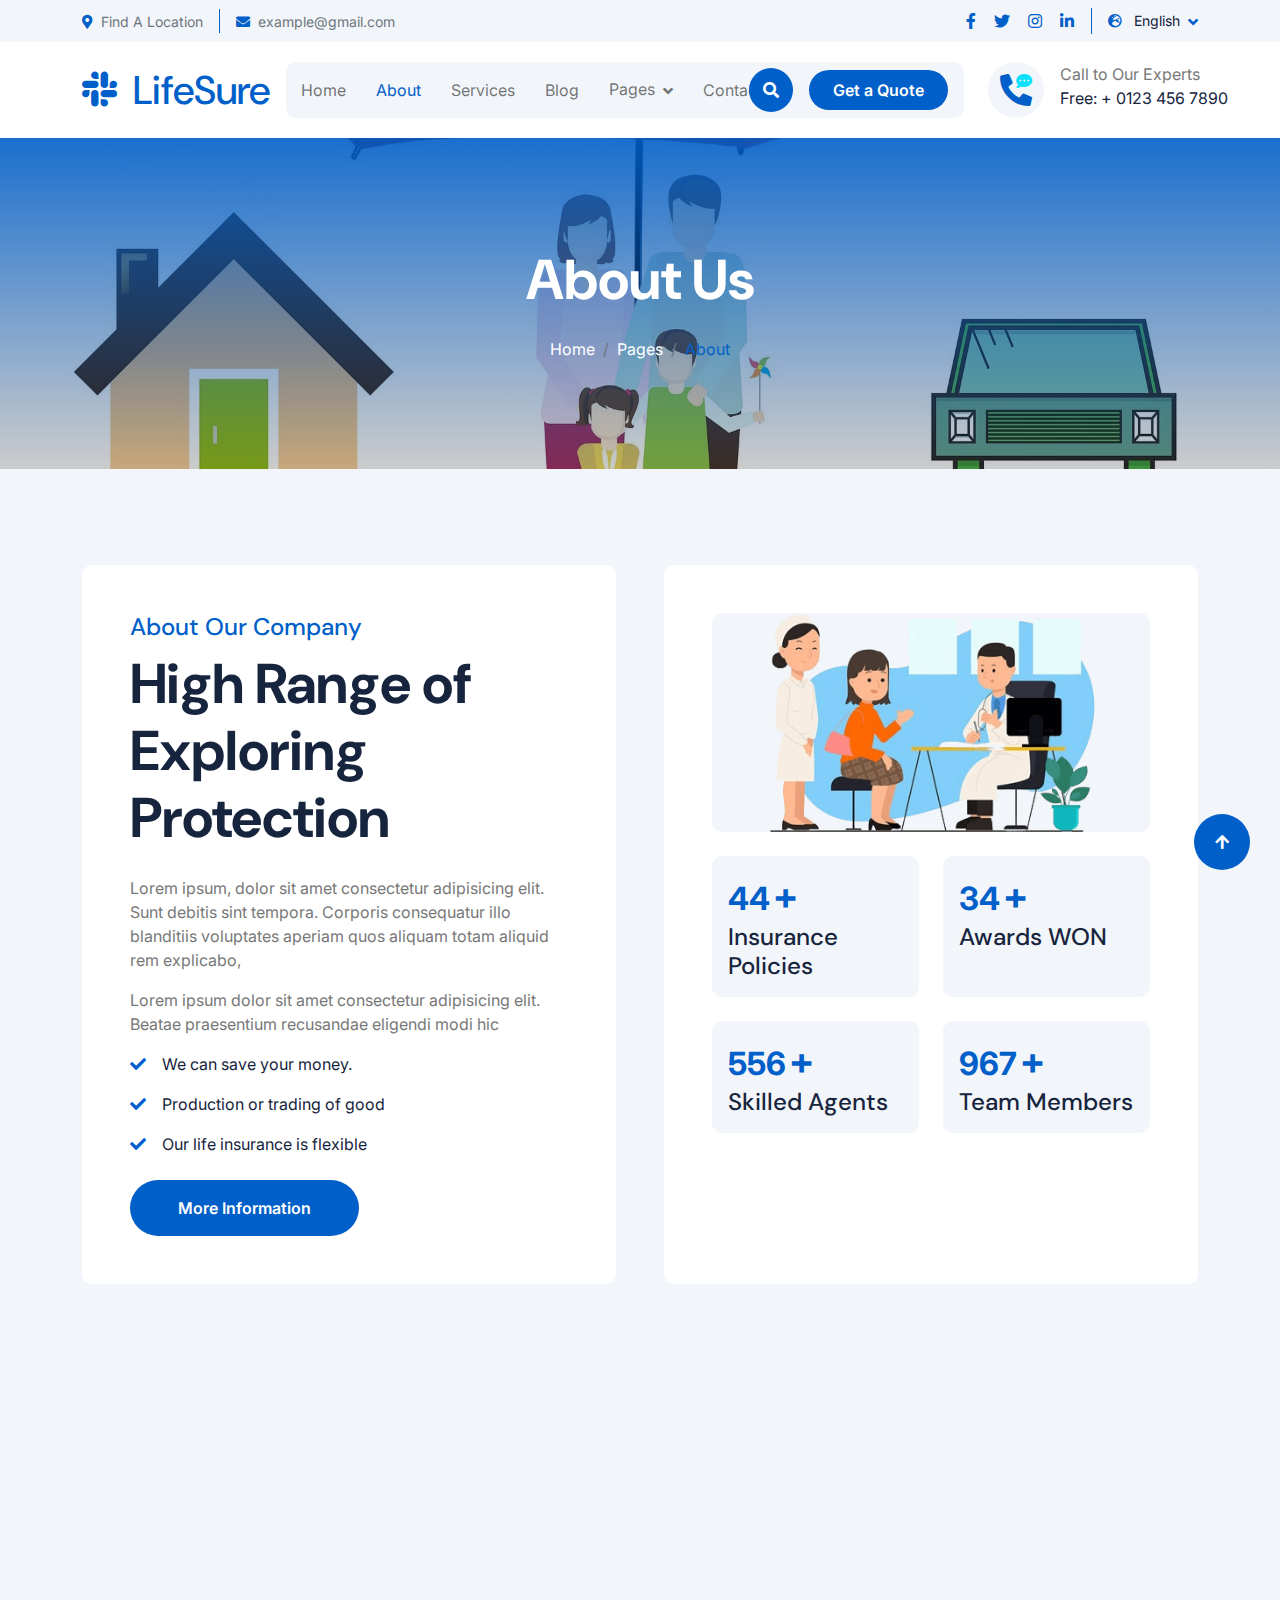
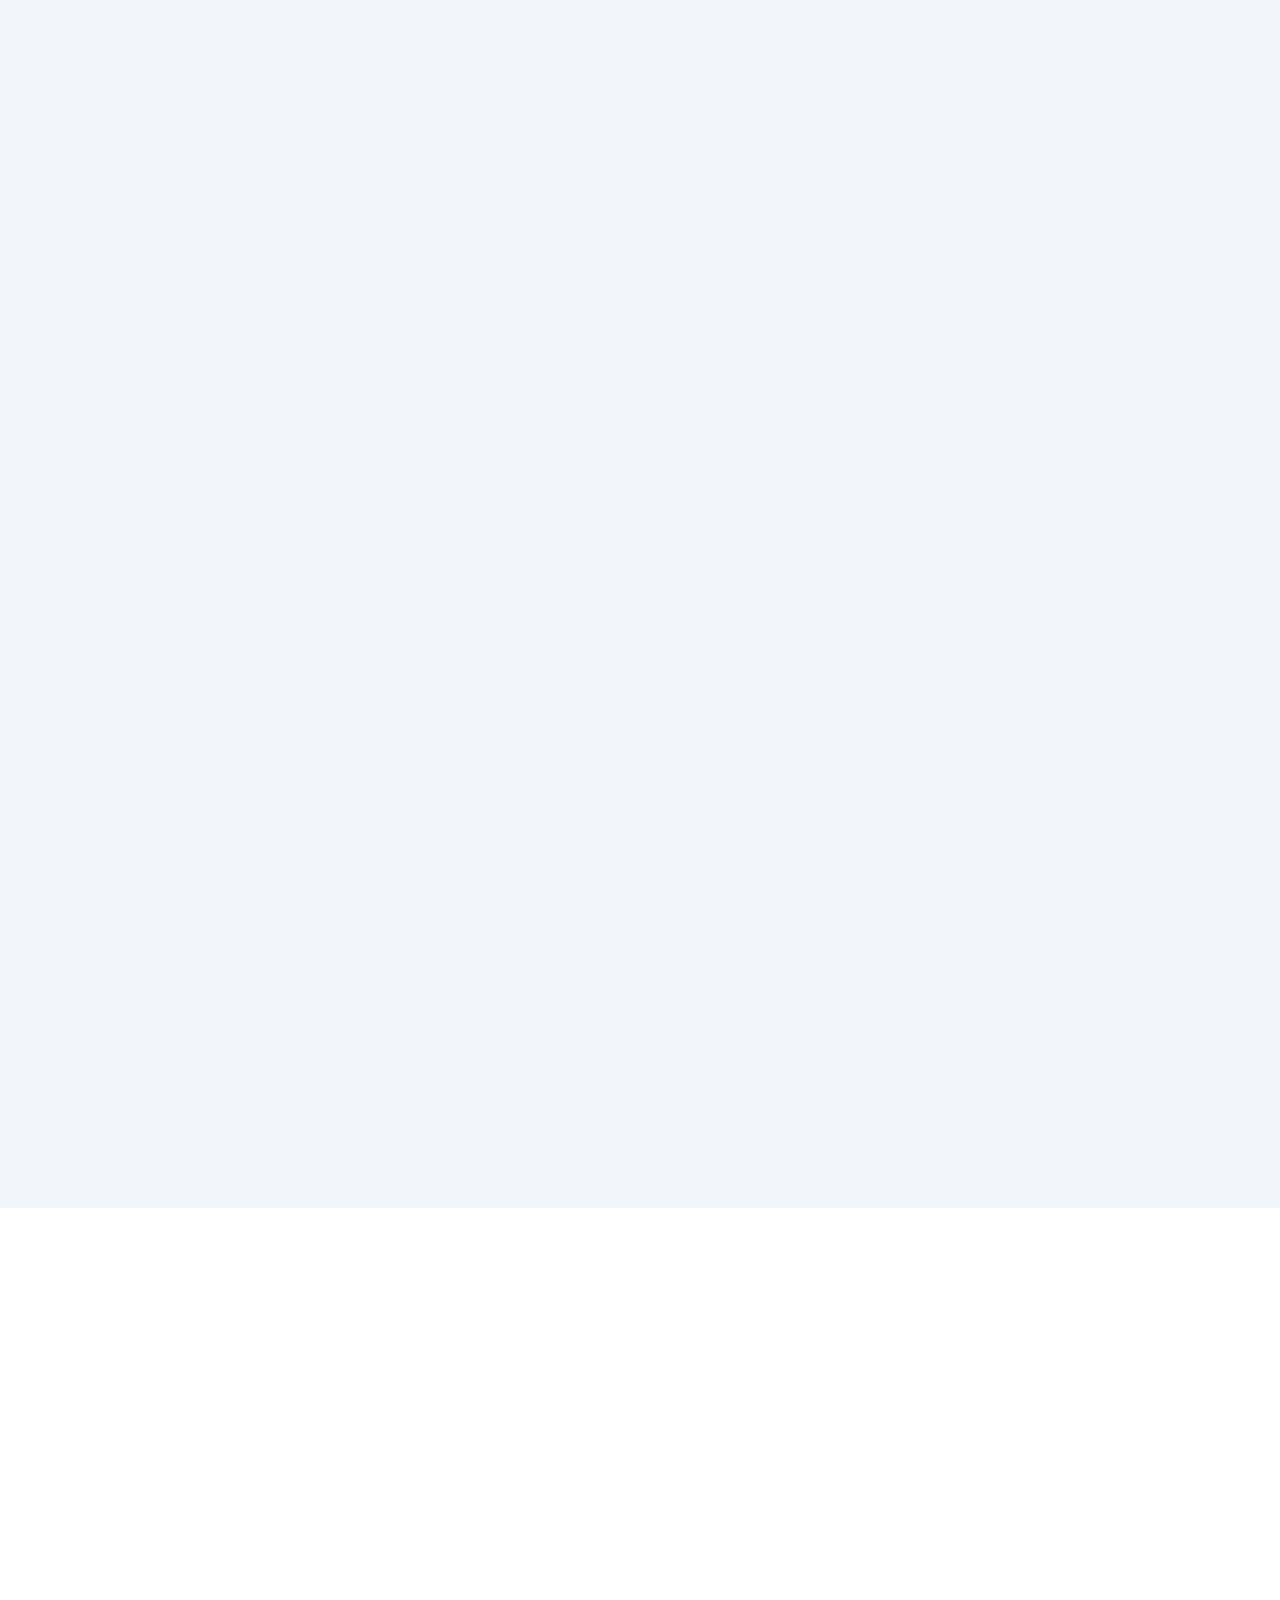
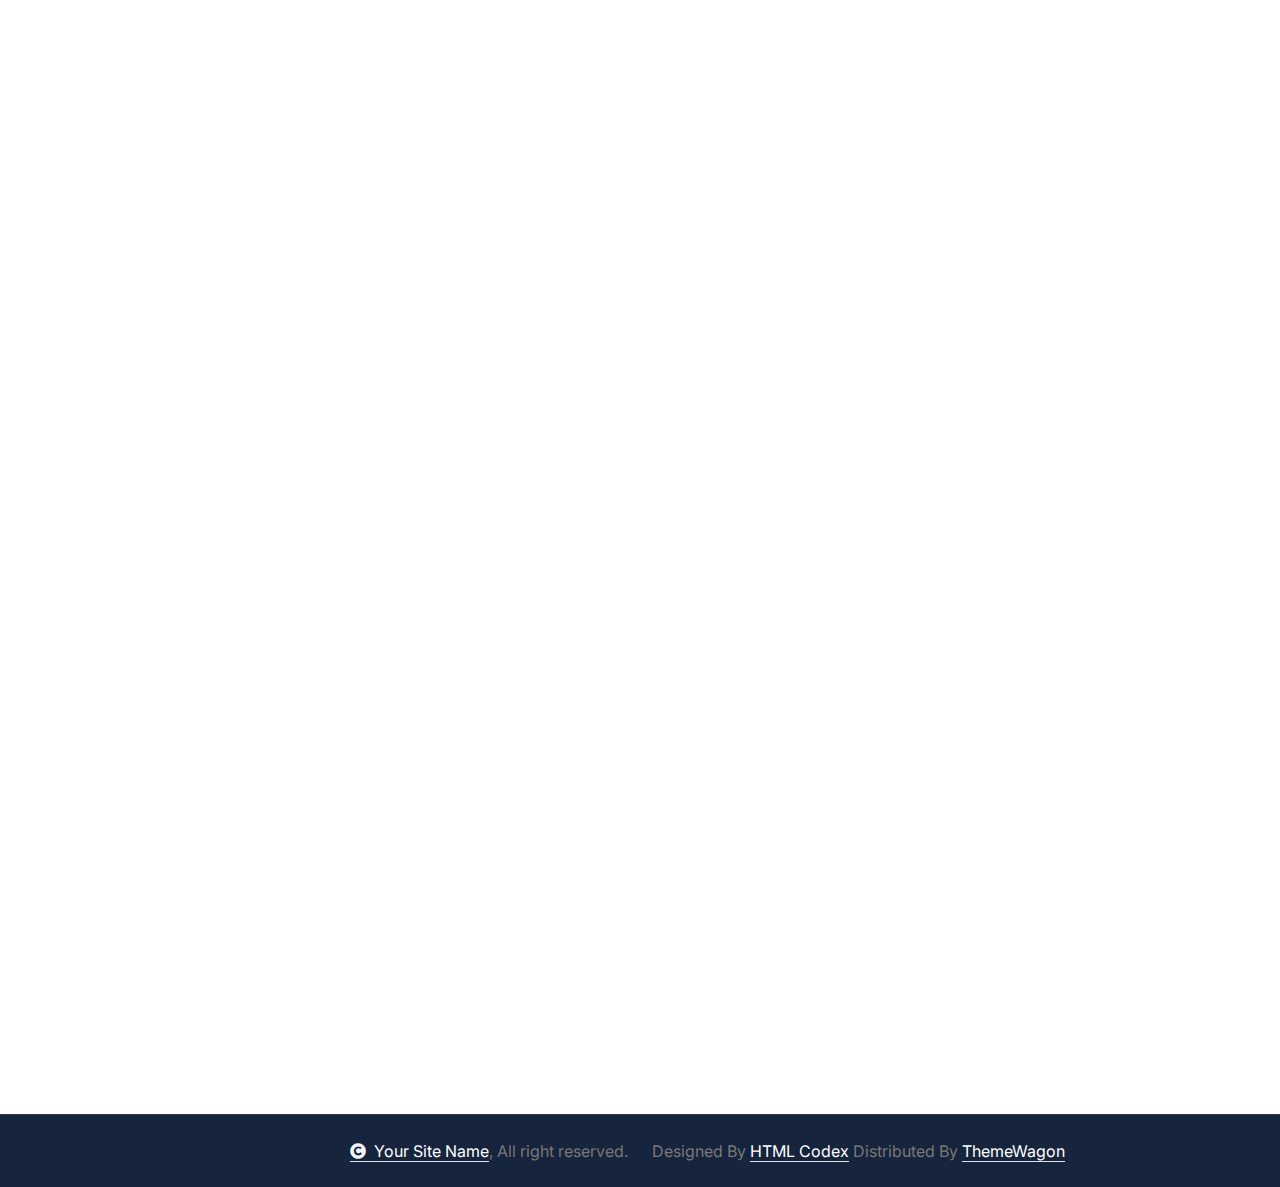
<file: about.html>
<!DOCTYPE html>
<html lang="en">

    <head>
        <meta charset="utf-8">
        <title>LifeSure - Life Insurance Website Template</title>
        <meta content="width=device-width, initial-scale=1.0" name="viewport">
        <meta content="" name="keywords">
        <meta content="" name="description">

        <!-- Google Web Fonts -->
        <link rel="preconnect" href="https://fonts.googleapis.com">
        <link rel="preconnect" href="https://fonts.gstatic.com" crossorigin>
        <link href="https://fonts.googleapis.com/css2?family=DM+Sans:ital,opsz,wght@0,9..40,100..1000;1,9..40,100..1000&family=Inter:slnt,wght@-10..0,100..900&display=swap" rel="stylesheet">

        <!-- Icon Font Stylesheet -->
        <link rel="stylesheet" href="https://use.fontawesome.com/releases/v5.15.4/css/all.css"/>
        <link href="https://cdn.jsdelivr.net/npm/bootstrap-icons@1.4.1/font/bootstrap-icons.css" rel="stylesheet">

        <!-- Libraries Stylesheet -->
        <link rel="stylesheet" href="lib/animate/animate.min.css"/>
        <link href="lib/lightbox/css/lightbox.min.css" rel="stylesheet">
        <link href="lib/owlcarousel/assets/owl.carousel.min.css" rel="stylesheet">


        <!-- Customized Bootstrap Stylesheet -->
        <link href="css/bootstrap.min.css" rel="stylesheet">

        <!-- Template Stylesheet -->
        <link href="css/style.css" rel="stylesheet">
    </head>

    <body>

        <!-- Spinner Start -->
        <div id="spinner" class="show bg-white position-fixed translate-middle w-100 vh-100 top-50 start-50 d-flex align-items-center justify-content-center">
            <div class="spinner-border text-primary" style="width: 3rem; height: 3rem;" role="status">
                <span class="sr-only">Loading...</span>
            </div>
        </div>
        <!-- Spinner End -->

        <!-- Topbar Start -->
        <div class="container-fluid topbar px-0 px-lg-4 bg-light py-2 d-none d-lg-block">
            <div class="container">
                <div class="row gx-0 align-items-center">
                    <div class="col-lg-8 text-center text-lg-start mb-lg-0">
                        <div class="d-flex flex-wrap">
                            <div class="border-end border-primary pe-3">
                                <a href="#" class="text-muted small"><i class="fas fa-map-marker-alt text-primary me-2"></i>Find A Location</a>
                            </div>
                            <div class="ps-3">
                                <a href="mailto:example@gmail.com" class="text-muted small"><i class="fas fa-envelope text-primary me-2"></i>example@gmail.com</a>
                            </div>
                        </div>
                    </div>
                    <div class="col-lg-4 text-center text-lg-end">
                        <div class="d-flex justify-content-end">
                            <div class="d-flex border-end border-primary pe-3">
                                <a class="btn p-0 text-primary me-3" href="#"><i class="fab fa-facebook-f"></i></a>
                                <a class="btn p-0 text-primary me-3" href="#"><i class="fab fa-twitter"></i></a>
                                <a class="btn p-0 text-primary me-3" href="#"><i class="fab fa-instagram"></i></a>
                                <a class="btn p-0 text-primary me-0" href="#"><i class="fab fa-linkedin-in"></i></a>
                            </div>
                            <div class="dropdown ms-3">
                                <a href="#" class="dropdown-toggle text-dark" data-bs-toggle="dropdown"><small><i class="fas fa-globe-europe text-primary me-2"></i> English</small></a>
                                <div class="dropdown-menu rounded">
                                    <a href="#" class="dropdown-item">English</a>
                                    <a href="#" class="dropdown-item">Bangla</a>
                                    <a href="#" class="dropdown-item">French</a>
                                    <a href="#" class="dropdown-item">Spanish</a>
                                    <a href="#" class="dropdown-item">Arabic</a>
                                </div>
                            </div>
                        </div>
                    </div>
                </div>
            </div>
        </div>
        <!-- Topbar End -->

        <!-- Navbar & Hero Start -->
        <div class="container-fluid nav-bar px-0 px-lg-4 py-lg-0">
            <div class="container">
                <nav class="navbar navbar-expand-lg navbar-light"> 
                    <a href="#" class="navbar-brand p-0">
                        <h1 class="text-primary mb-0"><i class="fab fa-slack me-2"></i> LifeSure</h1>
                        <!-- <img src="img/logo.png" alt="Logo"> -->
                    </a>
                    <button class="navbar-toggler" type="button" data-bs-toggle="collapse" data-bs-target="#navbarCollapse">
                        <span class="fa fa-bars"></span>
                    </button>
                    <div class="collapse navbar-collapse" id="navbarCollapse">
                        <div class="navbar-nav mx-0 mx-lg-auto">
                            <a href="index.html" class="nav-item nav-link">Home</a>
                            <a href="about.html" class="nav-item nav-link active">About</a>
                            <a href="service.html" class="nav-item nav-link">Services</a>
                            <a href="blog.html" class="nav-item nav-link">Blog</a>
                            <div class="nav-item dropdown">
                                <a href="#" class="nav-link" data-bs-toggle="dropdown">
                                    <span class="dropdown-toggle">Pages</span>
                                </a>
                                <div class="dropdown-menu">
                                    <a href="feature.html" class="dropdown-item">Our Features</a>
                                    <a href="team.html" class="dropdown-item">Our team</a>
                                    <a href="testimonial.html" class="dropdown-item">Testimonial</a>
                                    <a href="FAQ.html" class="dropdown-item">FAQs</a>
                                    <a href="404.html" class="dropdown-item">404 Page</a>
                                </div>
                            </div>
                            <a href="contact.html" class="nav-item nav-link">Contact</a>
                            <div class="nav-btn px-3">
                                <button class="btn-search btn btn-primary btn-md-square rounded-circle flex-shrink-0" data-bs-toggle="modal" data-bs-target="#searchModal"><i class="fas fa-search"></i></button>
                                <a href="#" class="btn btn-primary rounded-pill py-2 px-4 ms-3 flex-shrink-0"> Get a Quote</a>
                            </div>
                        </div>
                    </div>
                    <div class="d-none d-xl-flex flex-shrink-0 ps-4">
                        <a href="#" class="btn btn-light btn-lg-square rounded-circle position-relative wow tada" data-wow-delay=".9s">
                            <i class="fa fa-phone-alt fa-2x"></i>
                            <div class="position-absolute" style="top: 7px; right: 12px;">
                                <span><i class="fa fa-comment-dots text-secondary"></i></span>
                            </div>
                        </a>
                        <div class="d-flex flex-column ms-3">
                            <span>Call to Our Experts</span>
                            <a href="tel:+ 0123 456 7890"><span class="text-dark">Free: + 0123 456 7890</span></a>
                        </div>
                    </div>
                </nav>
            </div>
        </div>
        <!-- Navbar & Hero End -->

        <!-- Modal Search Start -->
        <div class="modal fade" id="searchModal" tabindex="-1" aria-labelledby="exampleModalLabel" aria-hidden="true">
            <div class="modal-dialog modal-fullscreen">
                <div class="modal-content rounded-0">
                    <div class="modal-header">
                        <h5 class="modal-title" id="exampleModalLabel">Search by keyword</h5>
                        <button type="button" class="btn-close" data-bs-dismiss="modal" aria-label="Close"></button>
                    </div>
                    <div class="modal-body d-flex align-items-center bg-primary">
                        <div class="input-group w-75 mx-auto d-flex">
                            <input type="search" class="form-control p-3" placeholder="keywords" aria-describedby="search-icon-1">
                            <span id="search-icon-1" class="btn bg-light border nput-group-text p-3"><i class="fa fa-search"></i></span>
                        </div>
                    </div>
                </div>
            </div>
        </div>
        <!-- Modal Search End -->


        <!-- Header Start -->
        <div class="container-fluid bg-breadcrumb">
            <div class="container text-center py-5" style="max-width: 900px;">
                <h4 class="text-white display-4 mb-4 wow fadeInDown" data-wow-delay="0.1s">About Us</h4>
                <ol class="breadcrumb d-flex justify-content-center mb-0 wow fadeInDown" data-wow-delay="0.3s">
                    <li class="breadcrumb-item"><a href="index.html">Home</a></li>
                    <li class="breadcrumb-item"><a href="#">Pages</a></li>
                    <li class="breadcrumb-item active text-primary">About</li>
                </ol>    
            </div>
        </div>
        <!-- Header End -->


        <!-- About Start -->
        <div class="container-fluid bg-light about py-5">
            <div class="container py-5">
                <div class="row g-5">
                    <div class="col-xl-6 wow fadeInLeft" data-wow-delay="0.2s">
                        <div class="about-item-content bg-white rounded p-5 h-100">
                            <h4 class="text-primary">About Our Company</h4>
                            <h1 class="display-4 mb-4">High Range of Exploring Protection</h1>
                            <p>Lorem ipsum, dolor sit amet consectetur adipisicing elit. Sunt debitis sint tempora. Corporis consequatur illo blanditiis voluptates aperiam quos aliquam totam aliquid rem explicabo,
                            </p>
                            <p>Lorem ipsum dolor sit amet consectetur adipisicing elit. Beatae praesentium recusandae eligendi modi hic
                            </p>
                            <p class="text-dark"><i class="fa fa-check text-primary me-3"></i>We can save your money.</p>
                            <p class="text-dark"><i class="fa fa-check text-primary me-3"></i>Production or trading of good</p>
                            <p class="text-dark mb-4"><i class="fa fa-check text-primary me-3"></i>Our life insurance is flexible</p>
                            <a class="btn btn-primary rounded-pill py-3 px-5" href="#">More Information</a>
                        </div>
                    </div>
                    <div class="col-xl-6 wow fadeInRight" data-wow-delay="0.2s">
                        <div class="bg-white rounded p-5 h-100">
                            <div class="row g-4 justify-content-center">
                                <div class="col-12">
                                    <div class="rounded bg-light">
                                        <img src="img/about-1.png" class="img-fluid rounded w-100" alt="">
                                    </div>
                                </div>
                                <div class="col-sm-6">
                                    <div class="counter-item bg-light rounded p-3 h-100">
                                        <div class="counter-counting">
                                            <span class="text-primary fs-2 fw-bold" data-toggle="counter-up">129</span>
                                            <span class="h1 fw-bold text-primary">+</span>
                                        </div>
                                        <h4 class="mb-0 text-dark">Insurance Policies</h4>
                                    </div>
                                </div>
                                <div class="col-sm-6">
                                    <div class="counter-item bg-light rounded p-3 h-100">
                                        <div class="counter-counting">
                                            <span class="text-primary fs-2 fw-bold" data-toggle="counter-up">99</span>
                                            <span class="h1 fw-bold text-primary">+</span>
                                        </div>
                                        <h4 class="mb-0 text-dark">Awards WON</h4>
                                    </div>
                                </div>
                                <div class="col-sm-6">
                                    <div class="counter-item bg-light rounded p-3 h-100">
                                        <div class="counter-counting">
                                            <span class="text-primary fs-2 fw-bold" data-toggle="counter-up">556</span>
                                            <span class="h1 fw-bold text-primary">+</span>
                                        </div>
                                        <h4 class="mb-0 text-dark">Skilled Agents</h4>
                                    </div>
                                </div>
                                <div class="col-sm-6">
                                    <div class="counter-item bg-light rounded p-3 h-100">
                                        <div class="counter-counting">
                                            <span class="text-primary fs-2 fw-bold" data-toggle="counter-up">967</span>
                                            <span class="h1 fw-bold text-primary">+</span>
                                        </div>
                                        <h4 class="mb-0 text-dark">Team Members</h4>
                                    </div>
                                </div>
                            </div>
                        </div>
                    </div>
                </div>
            </div>
        </div>
        <!-- About End -->


        <!-- Feature Start -->
        <div class="container-fluid feature bg-light pb-5">
            <div class="container pb-5">
                <div class="text-center mx-auto pb-5 wow fadeInUp" data-wow-delay="0.2s" style="max-width: 800px;">
                    <h4 class="text-primary">Our Features</h4>
                    <h1 class="display-4 mb-4">Insurance Provide you a Better Future</h1>
                    <p class="mb-0">Lorem ipsum dolor, sit amet consectetur adipisicing elit. Tenetur adipisci facilis cupiditate recusandae aperiam temporibus corporis itaque quis facere, numquam, ad culpa deserunt sint dolorem autem obcaecati, ipsam mollitia hic.
                    </p>
                </div>
                <div class="row g-4">
                    <div class="col-md-6 col-lg-6 col-xl-3 wow fadeInUp" data-wow-delay="0.2s">
                        <div class="feature-item p-4 pt-0">
                            <div class="feature-icon p-4 mb-4">
                                <i class="far fa-handshake fa-3x"></i>
                            </div>
                            <h4 class="mb-4">Trusted Company</h4>
                            <p class="mb-4">Lorem ipsum dolor sit amet consectetur adipisicing elit. Ea hic laborum odit pariatur...
                            </p>
                            <a class="btn btn-primary rounded-pill py-2 px-4" href="#">Learn More</a>
                        </div>
                    </div>
                    <div class="col-md-6 col-lg-6 col-xl-3 wow fadeInUp" data-wow-delay="0.4s">
                        <div class="feature-item p-4 pt-0">
                            <div class="feature-icon p-4 mb-4">
                                <i class="fa fa-dollar-sign fa-3x"></i>
                            </div>
                            <h4 class="mb-4">Anytime Money Back</h4>
                            <p class="mb-4">Lorem ipsum dolor sit amet consectetur adipisicing elit. Ea hic laborum odit pariatur...
                            </p>
                            <a class="btn btn-primary rounded-pill py-2 px-4" href="#">Learn More</a>
                        </div>
                    </div>
                    <div class="col-md-6 col-lg-6 col-xl-3 wow fadeInUp" data-wow-delay="0.6s">
                        <div class="feature-item p-4 pt-0">
                            <div class="feature-icon p-4 mb-4">
                                <i class="fa fa-bullseye fa-3x"></i>
                            </div>
                            <h4 class="mb-4">Flexible Plans</h4>
                            <p class="mb-4">Lorem ipsum dolor sit amet consectetur adipisicing elit. Ea hic laborum odit pariatur...
                            </p>
                            <a class="btn btn-primary rounded-pill py-2 px-4" href="#">Learn More</a>
                        </div>
                    </div>
                    <div class="col-md-6 col-lg-6 col-xl-3 wow fadeInUp" data-wow-delay="0.8s">
                        <div class="feature-item p-4 pt-0">
                            <div class="feature-icon p-4 mb-4">
                                <i class="fa fa-headphones fa-3x"></i>
                            </div>
                            <h4 class="mb-4">24/7 Fast Support</h4>
                            <p class="mb-4">Lorem ipsum dolor sit amet consectetur adipisicing elit. Ea hic laborum odit pariatur...
                            </p>
                            <a class="btn btn-primary rounded-pill py-2 px-4" href="#">Learn More</a>
                        </div>
                    </div>
                </div>
            </div>
        </div>
        <!-- Feature End -->

        <!-- FAQs Start -->
        <div class="container-fluid faq-section bg-light pb-5">
            <div class="container pb-5">
                <div class="row g-5 align-items-center">
                    <div class="col-xl-6 wow fadeInLeft" data-wow-delay="0.2s">
                        <div class="h-100">
                            <div class="mb-5">
                                <h4 class="text-primary">Some Important FAQ's</h4>
                                <h1 class="display-4 mb-0">Common Frequently Asked Questions</h1>
                            </div>
                            <div class="accordion" id="accordionExample">
                                <div class="accordion-item">
                                    <h2 class="accordion-header" id="headingOne">
                                        <button class="accordion-button border-0" type="button" data-bs-toggle="collapse" data-bs-target="#collapseOne" aria-expanded="true" aria-controls="collapseOne">
                                            Q: What happens during Freshers' Week?
                                        </button>
                                    </h2>
                                    <div id="collapseOne" class="accordion-collapse collapse show active" aria-labelledby="headingOne" data-bs-parent="#accordionExample">
                                        <div class="accordion-body rounded">
                                            A: Leverage agile frameworks to provide a robust synopsis for high level overviews. Iterative approaches to corporate strategy foster collaborative thinking to further the overall value proposition. Organically grow the holistic world view of disruptive innovation via workplace diversity and empowerment.
                                        </div>
                                    </div>
                                </div>
                                <div class="accordion-item">
                                    <h2 class="accordion-header" id="headingTwo">
                                        <button class="accordion-button collapsed" type="button" data-bs-toggle="collapse" data-bs-target="#collapseTwo" aria-expanded="false" aria-controls="collapseTwo">
                                            Q: What is the transfer application process?
                                        </button>
                                    </h2>
                                    <div id="collapseTwo" class="accordion-collapse collapse" aria-labelledby="headingTwo" data-bs-parent="#accordionExample">
                                        <div class="accordion-body">
                                            A: Leverage agile frameworks to provide a robust synopsis for high level overviews. Iterative approaches to corporate strategy foster collaborative thinking to further the overall value proposition. Organically grow the holistic world view of disruptive innovation via workplace diversity and empowerment.
                                        </div>
                                    </div>
                                </div>
                                <div class="accordion-item">
                                    <h2 class="accordion-header" id="headingThree">
                                        <button class="accordion-button collapsed" type="button" data-bs-toggle="collapse" data-bs-target="#collapseThree" aria-expanded="false" aria-controls="collapseThree">
                                            Q: Why should I attend community college?
                                        </button>
                                    </h2>
                                    <div id="collapseThree" class="accordion-collapse collapse" aria-labelledby="headingThree" data-bs-parent="#accordionExample">
                                        <div class="accordion-body">
                                            A: Leverage agile frameworks to provide a robust synopsis for high level overviews. Iterative approaches to corporate strategy foster collaborative thinking to further the overall value proposition. Organically grow the holistic world view of disruptive innovation via workplace diversity and empowerment.
                                        </div>
                                    </div>
                                </div>
                            </div>
                        </div>
                    </div>
                    <div class="col-xl-6 wow fadeInRight" data-wow-delay="0.4s">
                        <img src="img/carousel-2.png" class="img-fluid w-100" alt="">
                    </div>
                </div>
            </div>
        </div>
        <!-- FAQs End -->


        <!-- Team Start -->
        <div class="container-fluid team py-5">
            <div class="container py-5">
                <div class="text-center mx-auto pb-5 wow fadeInUp" data-wow-delay="0.2s" style="max-width: 800px;">
                    <h4 class="text-primary">Our Team</h4>
                    <h1 class="display-4 mb-4">Meet Our Expert Team Members</h1>
                    <p class="mb-0">Lorem ipsum dolor, sit amet consectetur adipisicing elit. Tenetur adipisci facilis cupiditate recusandae aperiam temporibus corporis itaque quis facere, numquam, ad culpa deserunt sint dolorem autem obcaecati, ipsam mollitia hic.
                    </p>
                </div>
                <div class="row g-4">
                    <div class="col-md-6 col-lg-6 col-xl-3 wow fadeInUp" data-wow-delay="0.2s">
                        <div class="team-item">
                            <div class="team-img">
                                <img src="img/team-1.jpg" class="img-fluid rounded-top w-100" alt="">
                                <div class="team-icon">
                                    <a class="btn btn-primary btn-sm-square rounded-pill mb-2" href=""><i class="fab fa-facebook-f"></i></a>
                                    <a class="btn btn-primary btn-sm-square rounded-pill mb-2" href=""><i class="fab fa-twitter"></i></a>
                                    <a class="btn btn-primary btn-sm-square rounded-pill mb-2" href=""><i class="fab fa-linkedin-in"></i></a>
                                    <a class="btn btn-primary btn-sm-square rounded-pill mb-0" href=""><i class="fab fa-instagram"></i></a>
                                </div>
                            </div>
                            <div class="team-title p-4">
                                <h4 class="mb-0">David James</h4>
                                <p class="mb-0">Profession</p>
                            </div>
                        </div>
                    </div>
                    <div class="col-md-6 col-lg-6 col-xl-3 wow fadeInUp" data-wow-delay="0.4s">
                        <div class="team-item">
                            <div class="team-img">
                                <img src="img/team-2.jpg" class="img-fluid rounded-top w-100" alt="">
                                <div class="team-icon">
                                    <a class="btn btn-primary btn-sm-square rounded-pill mb-2" href=""><i class="fab fa-facebook-f"></i></a>
                                    <a class="btn btn-primary btn-sm-square rounded-pill mb-2" href=""><i class="fab fa-twitter"></i></a>
                                    <a class="btn btn-primary btn-sm-square rounded-pill mb-2" href=""><i class="fab fa-linkedin-in"></i></a>
                                    <a class="btn btn-primary btn-sm-square rounded-pill mb-0" href=""><i class="fab fa-instagram"></i></a>
                                </div>
                            </div>
                            <div class="team-title p-4">
                                <h4 class="mb-0">David James</h4>
                                <p class="mb-0">Profession</p>
                            </div>
                        </div>
                    </div>
                    <div class="col-md-6 col-lg-6 col-xl-3 wow fadeInUp" data-wow-delay="0.6s">
                        <div class="team-item">
                            <div class="team-img">
                                <img src="img/team-3.jpg" class="img-fluid rounded-top w-100" alt="">
                                <div class="team-icon">
                                    <a class="btn btn-primary btn-sm-square rounded-pill mb-2" href=""><i class="fab fa-facebook-f"></i></a>
                                    <a class="btn btn-primary btn-sm-square rounded-pill mb-2" href=""><i class="fab fa-twitter"></i></a>
                                    <a class="btn btn-primary btn-sm-square rounded-pill mb-2" href=""><i class="fab fa-linkedin-in"></i></a>
                                    <a class="btn btn-primary btn-sm-square rounded-pill mb-0" href=""><i class="fab fa-instagram"></i></a>
                                </div>
                            </div>
                            <div class="team-title p-4">
                                <h4 class="mb-0">David James</h4>
                                <p class="mb-0">Profession</p>
                            </div>
                        </div>
                    </div>
                    <div class="col-md-6 col-lg-6 col-xl-3 wow fadeInUp" data-wow-delay="0.8s">
                        <div class="team-item">
                            <div class="team-img">
                                <img src="img/team-4.jpg" class="img-fluid rounded-top w-100" alt="">
                                <div class="team-icon">
                                    <a class="btn btn-primary btn-sm-square rounded-pill mb-2" href=""><i class="fab fa-facebook-f"></i></a>
                                    <a class="btn btn-primary btn-sm-square rounded-pill mb-2" href=""><i class="fab fa-twitter"></i></a>
                                    <a class="btn btn-primary btn-sm-square rounded-pill mb-2" href=""><i class="fab fa-linkedin-in"></i></a>
                                    <a class="btn btn-primary btn-sm-square rounded-pill mb-0" href=""><i class="fab fa-instagram"></i></a>
                                </div>
                            </div>
                            <div class="team-title p-4">
                                <h4 class="mb-0">David James</h4>
                                <p class="mb-0">Profession</p>
                            </div>
                        </div>
                    </div>
                </div>
            </div>
        </div>
        <!-- Team End -->


        <!-- Footer Start -->
        <div class="container-fluid footer py-5 wow fadeIn" data-wow-delay="0.2s">
            <div class="container py-5">
                <div class="row g-5">
                    <div class="col-xl-9">
                        <div class="mb-5">
                            <div class="row g-4">
                                <div class="col-md-6 col-lg-6 col-xl-5">
                                    <div class="footer-item">
                                        <a href="index.html" class="p-0">
                                            <h3 class="text-white"><i class="fab fa-slack me-3"></i> LifeSure</h3>
                                            <!-- <img src="img/logo.png" alt="Logo"> -->
                                        </a>
                                        <p class="text-white mb-4">Dolor amet sit justo amet elitr clita ipsum elitr est.Lorem ipsum dolor sit amet, consectetur adipiscing...</p>
                                        <div class="footer-btn d-flex">
                                            <a class="btn btn-md-square rounded-circle me-3" href="#"><i class="fab fa-facebook-f"></i></a>
                                            <a class="btn btn-md-square rounded-circle me-3" href="#"><i class="fab fa-twitter"></i></a>
                                            <a class="btn btn-md-square rounded-circle me-3" href="#"><i class="fab fa-instagram"></i></a>
                                            <a class="btn btn-md-square rounded-circle me-0" href="#"><i class="fab fa-linkedin-in"></i></a>
                                        </div>
                                    </div>
                                </div>
                                <div class="col-md-6 col-lg-6 col-xl-3">
                                    <div class="footer-item">
                                        <h4 class="text-white mb-4">Useful Links</h4>
                                        <a href="#"><i class="fas fa-angle-right me-2"></i> About Us</a>
                                        <a href="#"><i class="fas fa-angle-right me-2"></i> Features</a>
                                        <a href="#"><i class="fas fa-angle-right me-2"></i> Services</a>
                                        <a href="#"><i class="fas fa-angle-right me-2"></i> FAQ's</a>
                                        <a href="#"><i class="fas fa-angle-right me-2"></i> Blogs</a>
                                        <a href="#"><i class="fas fa-angle-right me-2"></i> Contact</a>
                                    </div>
                                </div>
                                <div class="col-md-6 col-lg-6 col-xl-4">
                                    <div class="footer-item">
                                        <h4 class="mb-4 text-white">Instagram</h4>
                                        <div class="row g-3">
                                            <div class="col-4">
                                                <div class="footer-instagram rounded">
                                                    <img src="img/instagram-footer-1.jpg" class="img-fluid w-100" alt="">
                                                    <div class="footer-search-icon">
                                                        <a href="img/instagram-footer-1.jpg" data-lightbox="footerInstagram-1" class="my-auto"><i class="fas fa-link text-white"></i></a>
                                                    </div>
                                                </div>
                                           </div>
                                           <div class="col-4">
                                                <div class="footer-instagram rounded">
                                                    <img src="img/instagram-footer-2.jpg" class="img-fluid w-100" alt="">
                                                    <div class="footer-search-icon">
                                                        <a href="img/instagram-footer-2.jpg" data-lightbox="footerInstagram-2" class="my-auto"><i class="fas fa-link text-white"></i></a>
                                                    </div>
                                                </div>
                                           </div>
                                            <div class="col-4">
                                                <div class="footer-instagram rounded">
                                                    <img src="img/instagram-footer-3.jpg" class="img-fluid w-100" alt="">
                                                    <div class="footer-search-icon">
                                                        <a href="img/instagram-footer-3.jpg" data-lightbox="footerInstagram-3" class="my-auto"><i class="fas fa-link text-white"></i></a>
                                                    </div>
                                                </div>
                                           </div>
                                            <div class="col-4">
                                                <div class="footer-instagram rounded">
                                                    <img src="img/instagram-footer-4.jpg" class="img-fluid w-100" alt="">
                                                    <div class="footer-search-icon">
                                                        <a href="img/instagram-footer-4.jpg" data-lightbox="footerInstagram-4" class="my-auto"><i class="fas fa-link text-white"></i></a>
                                                    </div>
                                                </div>
                                           </div>
                                            <div class="col-4">
                                                <div class="footer-instagram rounded">
                                                    <img src="img/instagram-footer-5.jpg" class="img-fluid w-100" alt="">
                                                    <div class="footer-search-icon">
                                                        <a href="img/instagram-footer-5.jpg" data-lightbox="footerInstagram-5" class="my-auto"><i class="fas fa-link text-white"></i></a>
                                                    </div>
                                                </div>
                                           </div>
                                           <div class="col-4">
                                                <div class="footer-instagram rounded">
                                                    <img src="img/instagram-footer-6.jpg" class="img-fluid w-100" alt="">
                                                    <div class="footer-search-icon">
                                                        <a href="img/instagram-footer-6.jpg" data-lightbox="footerInstagram-6" class="my-auto"><i class="fas fa-link text-white"></i></a>
                                                    </div>
                                                </div>
                                            </div>
                                        </div>
                                    </div>
                                </div>
                            </div>
                        </div>
                        <div class="pt-5" style="border-top: 1px solid rgba(255, 255, 255, 0.08);">
                            <div class="row g-0">
                                <div class="col-12">
                                    <div class="row g-4">
                                        <div class="col-lg-6 col-xl-4">
                                            <div class="d-flex">
                                                <div class="btn-xl-square bg-primary text-white rounded p-4 me-4">
                                                    <i class="fas fa-map-marker-alt fa-2x"></i>
                                                </div>
                                                <div>
                                                    <h4 class="text-white">Address</h4>
                                                    <p class="mb-0">123 Street New York.USA</p>
                                                </div>
                                            </div>
                                        </div>
                                        <div class="col-lg-6 col-xl-4">
                                            <div class="d-flex">
                                                <div class="btn-xl-square bg-primary text-white rounded p-4 me-4">
                                                    <i class="fas fa-envelope fa-2x"></i>
                                                </div>
                                                <div>
                                                    <h4 class="text-white">Mail Us</h4>
                                                    <p class="mb-0">info@example.com</p>
                                                </div>
                                            </div>
                                        </div>
                                        <div class="col-lg-6 col-xl-4">
                                            <div class="d-flex">
                                                <div class="btn-xl-square bg-primary text-white rounded p-4 me-4">
                                                    <i class="fa fa-phone-alt fa-2x"></i>
                                                </div>
                                                <div>
                                                    <h4 class="text-white">Telephone</h4>
                                                    <p class="mb-0">(+012) 3456 7890</p>
                                                </div>
                                            </div>
                                        </div>
                                    </div>
                                </div>
                            </div>
                        </div>
                    </div>
                    
                    <div class="col-xl-3">
                        <div class="footer-item">
                            <h4 class="text-white mb-4">Newsletter</h4>
                            <p class="text-white mb-3">Dolor amet sit justo amet elitr clita ipsum elitr est.Lorem ipsum dolor sit amet, consectetur adipiscing elit.</p>
                            <div class="position-relative rounded-pill mb-4">
                                <input class="form-control rounded-pill w-100 py-3 ps-4 pe-5" type="text" placeholder="Enter your email">
                                <button type="button" class="btn btn-primary rounded-pill position-absolute top-0 end-0 py-2 mt-2 me-2">SignUp</button>
                            </div>
                            <div class="d-flex flex-shrink-0">
                                <div class="footer-btn">
                                    <a href="#" class="btn btn-lg-square rounded-circle position-relative wow tada" data-wow-delay=".9s">
                                        <i class="fa fa-phone-alt fa-2x"></i>
                                        <div class="position-absolute" style="top: 2px; right: 12px;">
                                            <span><i class="fa fa-comment-dots text-secondary"></i></span>
                                        </div>
                                    </a>
                                </div>
                                <div class="d-flex flex-column ms-3 flex-shrink-0">
                                    <span>Call to Our Experts</span>
                                    <a href="tel:+ 0123 456 7890"><span class="text-white">Free: + 0123 456 7890</span></a>
                                </div>
                            </div>
                        </div>
                    </div>
                </div>
            </div>
        </div>
        <!-- Footer End -->
        
        <!-- Copyright Start -->
        <div class="container-fluid copyright py-4">
            <div class="container">
                <div class="row g-4 align-items-center">
                    <div class="col-md-6 text-center text-md-end mb-md-0">
                        <span class="text-body"><a href="#" class="border-bottom text-white"><i class="fas fa-copyright text-light me-2"></i>Your Site Name</a>, All right reserved.</span>
                    </div>
                    <div class="col-md-6 text-center text-md-start text-body">
                        <!--/*** This template is free as long as you keep the below author’s credit link/attribution link/backlink. ***/-->
                        <!--/*** If you'd like to use the template without the below author’s credit link/attribution link/backlink, ***/-->
                        <!--/*** you can purchase the Credit Removal License from "https://htmlcodex.com/credit-removal". ***/-->
                        Designed By <a class="border-bottom text-white" href="https://htmlcodex.com">HTML Codex</a> Distributed By <a class="border-bottom text-white" href="https://themewagon.com">ThemeWagon</a>
                    </div>
                </div>
            </div>
        </div>
        <!-- Copyright End -->


        <!-- Back to Top -->
        <a href="#" class="btn btn-primary btn-lg-square rounded-circle back-to-top"><i class="fa fa-arrow-up"></i></a>   

        
        <!-- JavaScript Libraries -->
        <script src="https://ajax.googleapis.com/ajax/libs/jquery/3.6.4/jquery.min.js"></script>
        <script src="https://cdn.jsdelivr.net/npm/bootstrap@5.0.0/dist/js/bootstrap.bundle.min.js"></script>
        <script src="lib/wow/wow.min.js"></script>
        <script src="lib/easing/easing.min.js"></script>
        <script src="lib/waypoints/waypoints.min.js"></script>
        <script src="lib/counterup/counterup.min.js"></script>
        <script src="lib/lightbox/js/lightbox.min.js"></script>
        <script src="lib/owlcarousel/owl.carousel.min.js"></script>
        

        <!-- Template Javascript -->
        <script src="js/main.js"></script>
    </body>

</html>
</file>
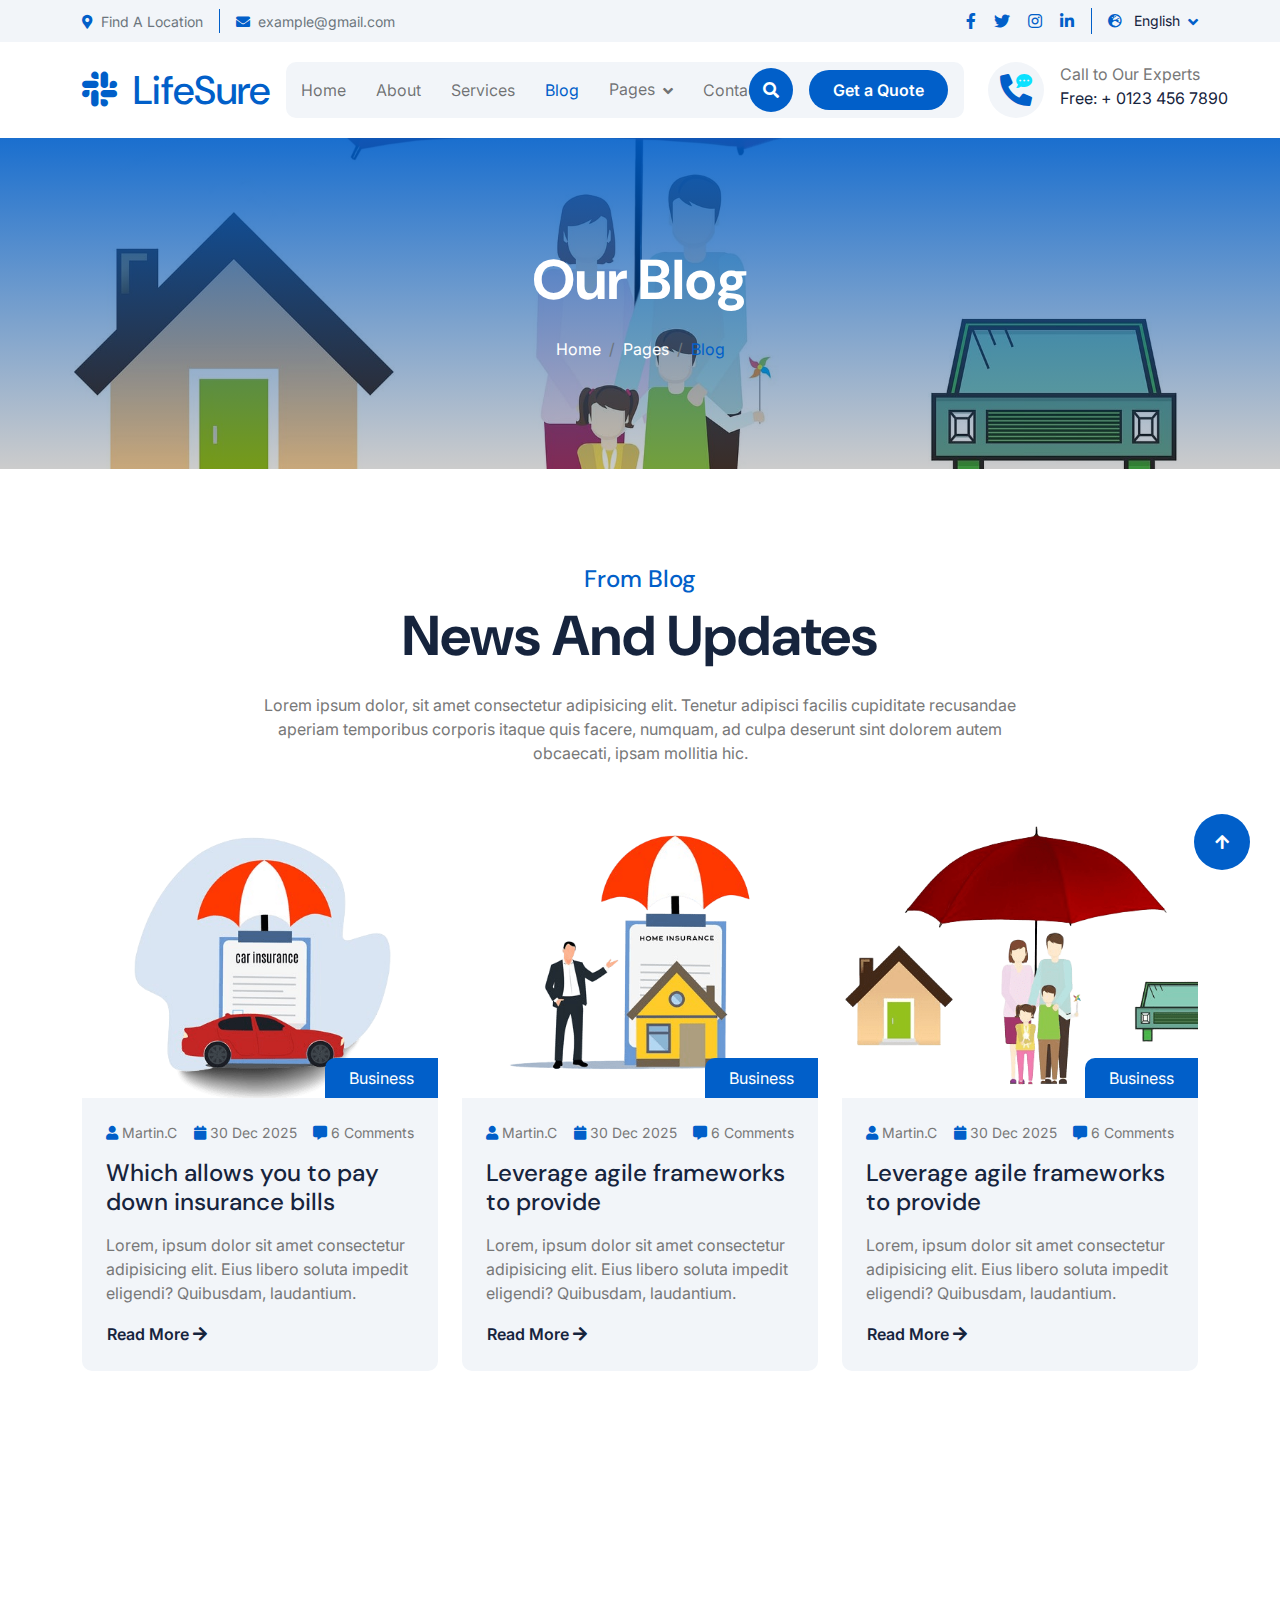
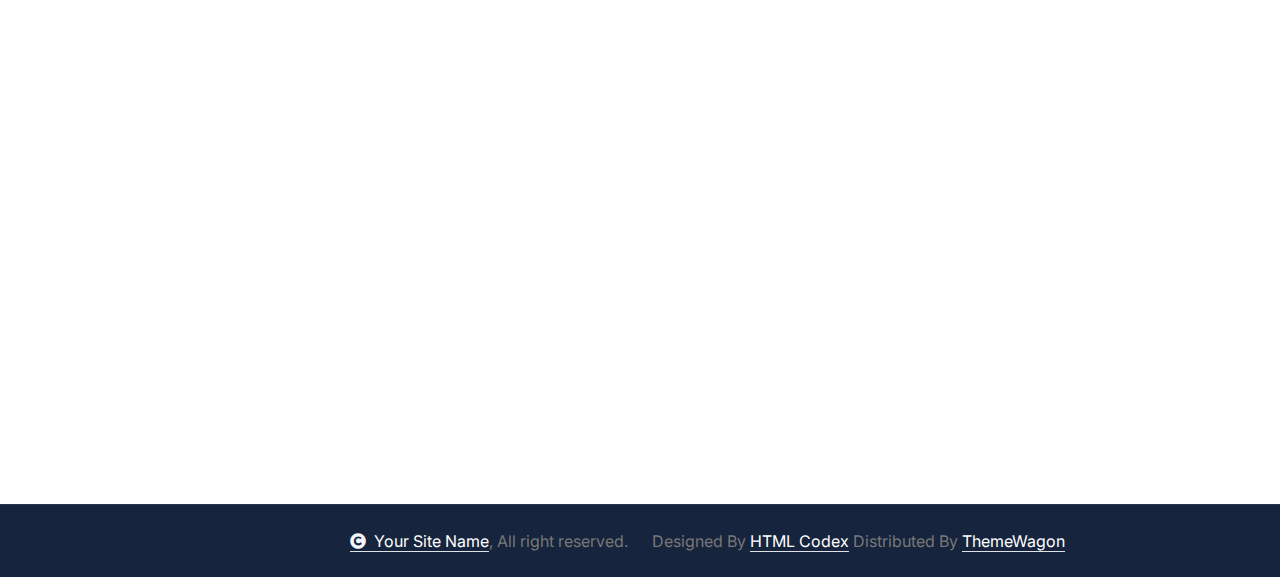
<file: blog.html>
<!DOCTYPE html>
<html lang="en">

    <head>
        <meta charset="utf-8">
        <title>LifeSure - Life Insurance Website Template</title>
        <meta content="width=device-width, initial-scale=1.0" name="viewport">
        <meta content="" name="keywords">
        <meta content="" name="description">

        <!-- Google Web Fonts -->
        <link rel="preconnect" href="https://fonts.googleapis.com">
        <link rel="preconnect" href="https://fonts.gstatic.com" crossorigin>
        <link href="https://fonts.googleapis.com/css2?family=DM+Sans:ital,opsz,wght@0,9..40,100..1000;1,9..40,100..1000&family=Inter:slnt,wght@-10..0,100..900&display=swap" rel="stylesheet">

        <!-- Icon Font Stylesheet -->
        <link rel="stylesheet" href="https://use.fontawesome.com/releases/v5.15.4/css/all.css"/>
        <link href="https://cdn.jsdelivr.net/npm/bootstrap-icons@1.4.1/font/bootstrap-icons.css" rel="stylesheet">

        <!-- Libraries Stylesheet -->
        <link rel="stylesheet" href="lib/animate/animate.min.css"/>
        <link href="lib/lightbox/css/lightbox.min.css" rel="stylesheet">
        <link href="lib/owlcarousel/assets/owl.carousel.min.css" rel="stylesheet">


        <!-- Customized Bootstrap Stylesheet -->
        <link href="css/bootstrap.min.css" rel="stylesheet">

        <!-- Template Stylesheet -->
        <link href="css/style.css" rel="stylesheet">
    </head>

    <body>

        <!-- Spinner Start -->
        <div id="spinner" class="show bg-white position-fixed translate-middle w-100 vh-100 top-50 start-50 d-flex align-items-center justify-content-center">
            <div class="spinner-border text-primary" style="width: 3rem; height: 3rem;" role="status">
                <span class="sr-only">Loading...</span>
            </div>
        </div>
        <!-- Spinner End -->

        <!-- Topbar Start -->
        <div class="container-fluid topbar px-0 px-lg-4 bg-light py-2 d-none d-lg-block">
            <div class="container">
                <div class="row gx-0 align-items-center">
                    <div class="col-lg-8 text-center text-lg-start mb-lg-0">
                        <div class="d-flex flex-wrap">
                            <div class="border-end border-primary pe-3">
                                <a href="#" class="text-muted small"><i class="fas fa-map-marker-alt text-primary me-2"></i>Find A Location</a>
                            </div>
                            <div class="ps-3">
                                <a href="mailto:example@gmail.com" class="text-muted small"><i class="fas fa-envelope text-primary me-2"></i>example@gmail.com</a>
                            </div>
                        </div>
                    </div>
                    <div class="col-lg-4 text-center text-lg-end">
                        <div class="d-flex justify-content-end">
                            <div class="d-flex border-end border-primary pe-3">
                                <a class="btn p-0 text-primary me-3" href="#"><i class="fab fa-facebook-f"></i></a>
                                <a class="btn p-0 text-primary me-3" href="#"><i class="fab fa-twitter"></i></a>
                                <a class="btn p-0 text-primary me-3" href="#"><i class="fab fa-instagram"></i></a>
                                <a class="btn p-0 text-primary me-0" href="#"><i class="fab fa-linkedin-in"></i></a>
                            </div>
                            <div class="dropdown ms-3">
                                <a href="#" class="dropdown-toggle text-dark" data-bs-toggle="dropdown"><small><i class="fas fa-globe-europe text-primary me-2"></i> English</small></a>
                                <div class="dropdown-menu rounded">
                                    <a href="#" class="dropdown-item">English</a>
                                    <a href="#" class="dropdown-item">Bangla</a>
                                    <a href="#" class="dropdown-item">French</a>
                                    <a href="#" class="dropdown-item">Spanish</a>
                                    <a href="#" class="dropdown-item">Arabic</a>
                                </div>
                            </div>
                        </div>
                    </div>
                </div>
            </div>
        </div>
        <!-- Topbar End -->

        <!-- Navbar & Hero Start -->
        <div class="container-fluid nav-bar px-0 px-lg-4 py-lg-0">
            <div class="container">
                <nav class="navbar navbar-expand-lg navbar-light"> 
                    <a href="#" class="navbar-brand p-0">
                        <h1 class="text-primary mb-0"><i class="fab fa-slack me-2"></i> LifeSure</h1>
                        <!-- <img src="img/logo.png" alt="Logo"> -->
                    </a>
                    <button class="navbar-toggler" type="button" data-bs-toggle="collapse" data-bs-target="#navbarCollapse">
                        <span class="fa fa-bars"></span>
                    </button>
                    <div class="collapse navbar-collapse" id="navbarCollapse">
                        <div class="navbar-nav mx-0 mx-lg-auto">
                            <a href="index.html" class="nav-item nav-link">Home</a>
                            <a href="about.html" class="nav-item nav-link">About</a>
                            <a href="service.html" class="nav-item nav-link">Services</a>
                            <a href="blog.html" class="nav-item nav-link active">Blog</a>
                            <div class="nav-item dropdown">
                                <a href="#" class="nav-link" data-bs-toggle="dropdown">
                                    <span class="dropdown-toggle">Pages</span>
                                </a>
                                <div class="dropdown-menu">
                                    <a href="feature.html" class="dropdown-item">Our Features</a>
                                    <a href="team.html" class="dropdown-item">Our team</a>
                                    <a href="testimonial.html" class="dropdown-item">Testimonial</a>
                                    <a href="FAQ.html" class="dropdown-item">FAQs</a>
                                    <a href="404.html" class="dropdown-item">404 Page</a>
                                </div>
                            </div>
                            <a href="contact.html" class="nav-item nav-link">Contact</a>
                            <div class="nav-btn px-3">
                                <button class="btn-search btn btn-primary btn-md-square rounded-circle flex-shrink-0" data-bs-toggle="modal" data-bs-target="#searchModal"><i class="fas fa-search"></i></button>
                                <a href="#" class="btn btn-primary rounded-pill py-2 px-4 ms-3 flex-shrink-0"> Get a Quote</a>
                            </div>
                        </div>
                    </div>
                    <div class="d-none d-xl-flex flex-shrink-0 ps-4">
                        <a href="#" class="btn btn-light btn-lg-square rounded-circle position-relative wow tada" data-wow-delay=".9s">
                            <i class="fa fa-phone-alt fa-2x"></i>
                            <div class="position-absolute" style="top: 7px; right: 12px;">
                                <span><i class="fa fa-comment-dots text-secondary"></i></span>
                            </div>
                        </a>
                        <div class="d-flex flex-column ms-3">
                            <span>Call to Our Experts</span>
                            <a href="tel:+ 0123 456 7890"><span class="text-dark">Free: + 0123 456 7890</span></a>
                        </div>
                    </div>
                </nav>
            </div>
        </div>
        <!-- Navbar & Hero End -->

        <!-- Modal Search Start -->
        <div class="modal fade" id="searchModal" tabindex="-1" aria-labelledby="exampleModalLabel" aria-hidden="true">
            <div class="modal-dialog modal-fullscreen">
                <div class="modal-content rounded-0">
                    <div class="modal-header">
                        <h5 class="modal-title" id="exampleModalLabel">Search by keyword</h5>
                        <button type="button" class="btn-close" data-bs-dismiss="modal" aria-label="Close"></button>
                    </div>
                    <div class="modal-body d-flex align-items-center bg-primary">
                        <div class="input-group w-75 mx-auto d-flex">
                            <input type="search" class="form-control p-3" placeholder="keywords" aria-describedby="search-icon-1">
                            <span id="search-icon-1" class="btn bg-light border nput-group-text p-3"><i class="fa fa-search"></i></span>
                        </div>
                    </div>
                </div>
            </div>
        </div>
        <!-- Modal Search End -->


        <!-- Header Start -->
        <div class="container-fluid bg-breadcrumb">
            <div class="container text-center py-5" style="max-width: 900px;">
                <h4 class="text-white display-4 mb-4 wow fadeInDown" data-wow-delay="0.1s">Our Blog</h4>
                <ol class="breadcrumb d-flex justify-content-center mb-0 wow fadeInDown" data-wow-delay="0.3s">
                    <li class="breadcrumb-item"><a href="index.html">Home</a></li>
                    <li class="breadcrumb-item"><a href="#">Pages</a></li>
                    <li class="breadcrumb-item active text-primary">Blog</li>
                </ol>    
            </div>
        </div>
        <!-- Header End -->


        <!-- Blog Start -->
        <div class="container-fluid blog py-5">
            <div class="container py-5">
                <div class="text-center mx-auto pb-5 wow fadeInUp" data-wow-delay="0.2s" style="max-width: 800px;">
                    <h4 class="text-primary">From Blog</h4>
                    <h1 class="display-4 mb-4">News And Updates</h1>
                    <p class="mb-0">Lorem ipsum dolor, sit amet consectetur adipisicing elit. Tenetur adipisci facilis cupiditate recusandae aperiam temporibus corporis itaque quis facere, numquam, ad culpa deserunt sint dolorem autem obcaecati, ipsam mollitia hic.
                    </p>
                </div>
                <div class="row g-4 justify-content-center">
                    <div class="col-lg-6 col-xl-4 wow fadeInUp" data-wow-delay="0.2s">
                        <div class="blog-item">
                            <div class="blog-img">
                                <img src="img/blog-1.png" class="img-fluid rounded-top w-100" alt="">
                                <div class="blog-categiry py-2 px-4">
                                    <span>Business</span>
                                </div>
                            </div>
                            <div class="blog-content p-4">
                                <div class="blog-comment d-flex justify-content-between mb-3">
                                    <div class="small"><span class="fa fa-user text-primary"></span> Martin.C</div>
                                    <div class="small"><span class="fa fa-calendar text-primary"></span> 30 Dec 2025</div>
                                    <div class="small"><span class="fa fa-comment-alt text-primary"></span> 6 Comments</div>
                                </div>
                                <a href="#" class="h4 d-inline-block mb-3">Which allows you to pay down insurance bills</a>
                                <p class="mb-3">Lorem, ipsum dolor sit amet consectetur adipisicing elit. Eius libero soluta impedit eligendi? Quibusdam, laudantium.</p>
                                <a href="#" class="btn p-0">Read More  <i class="fa fa-arrow-right"></i></a>
                            </div>
                        </div>
                    </div>
                    <div class="col-lg-6 col-xl-4 wow fadeInUp" data-wow-delay="0.4s">
                        <div class="blog-item">
                            <div class="blog-img">
                                <img src="img/blog-2.png" class="img-fluid rounded-top w-100" alt="">
                                <div class="blog-categiry py-2 px-4">
                                    <span>Business</span>
                                </div>
                            </div>
                            <div class="blog-content p-4">
                                <div class="blog-comment d-flex justify-content-between mb-3">
                                    <div class="small"><span class="fa fa-user text-primary"></span> Martin.C</div>
                                    <div class="small"><span class="fa fa-calendar text-primary"></span> 30 Dec 2025</div>
                                    <div class="small"><span class="fa fa-comment-alt text-primary"></span> 6 Comments</div>
                                </div>
                                <a href="#" class="h4 d-inline-block mb-3">Leverage agile frameworks to provide</a>
                                <p class="mb-3">Lorem, ipsum dolor sit amet consectetur adipisicing elit. Eius libero soluta impedit eligendi? Quibusdam, laudantium.</p>
                                <a href="#" class="btn p-0">Read More  <i class="fa fa-arrow-right"></i></a>
                            </div>
                        </div>
                    </div>
                    <div class="col-lg-6 col-xl-4 wow fadeInUp" data-wow-delay="0.6s">
                        <div class="blog-item">
                            <div class="blog-img">
                                <img src="img/blog-3.png" class="img-fluid rounded-top w-100" alt="">
                                <div class="blog-categiry py-2 px-4">
                                    <span>Business</span>
                                </div>
                            </div>
                            <div class="blog-content p-4">
                                <div class="blog-comment d-flex justify-content-between mb-3">
                                    <div class="small"><span class="fa fa-user text-primary"></span> Martin.C</div>
                                    <div class="small"><span class="fa fa-calendar text-primary"></span> 30 Dec 2025</div>
                                    <div class="small"><span class="fa fa-comment-alt text-primary"></span> 6 Comments</div>
                                </div>
                                <a href="#" class="h4 d-inline-block mb-3">Leverage agile frameworks to provide</a>
                                <p class="mb-3">Lorem, ipsum dolor sit amet consectetur adipisicing elit. Eius libero soluta impedit eligendi? Quibusdam, laudantium.</p>
                                <a href="#" class="btn p-0">Read More  <i class="fa fa-arrow-right"></i></a>
                            </div>
                        </div>
                    </div>
                </div>
            </div>
        </div>
        <!-- Blog End -->


        <!-- Footer Start -->
        <div class="container-fluid footer py-5 wow fadeIn" data-wow-delay="0.2s">
            <div class="container py-5">
                <div class="row g-5">
                    <div class="col-xl-9">
                        <div class="mb-5">
                            <div class="row g-4">
                                <div class="col-md-6 col-lg-6 col-xl-5">
                                    <div class="footer-item">
                                        <a href="index.html" class="p-0">
                                            <h3 class="text-white"><i class="fab fa-slack me-3"></i> LifeSure</h3>
                                            <!-- <img src="img/logo.png" alt="Logo"> -->
                                        </a>
                                        <p class="text-white mb-4">Dolor amet sit justo amet elitr clita ipsum elitr est.Lorem ipsum dolor sit amet, consectetur adipiscing...</p>
                                        <div class="footer-btn d-flex">
                                            <a class="btn btn-md-square rounded-circle me-3" href="#"><i class="fab fa-facebook-f"></i></a>
                                            <a class="btn btn-md-square rounded-circle me-3" href="#"><i class="fab fa-twitter"></i></a>
                                            <a class="btn btn-md-square rounded-circle me-3" href="#"><i class="fab fa-instagram"></i></a>
                                            <a class="btn btn-md-square rounded-circle me-0" href="#"><i class="fab fa-linkedin-in"></i></a>
                                        </div>
                                    </div>
                                </div>
                                <div class="col-md-6 col-lg-6 col-xl-3">
                                    <div class="footer-item">
                                        <h4 class="text-white mb-4">Useful Links</h4>
                                        <a href="#"><i class="fas fa-angle-right me-2"></i> About Us</a>
                                        <a href="#"><i class="fas fa-angle-right me-2"></i> Features</a>
                                        <a href="#"><i class="fas fa-angle-right me-2"></i> Services</a>
                                        <a href="#"><i class="fas fa-angle-right me-2"></i> FAQ's</a>
                                        <a href="#"><i class="fas fa-angle-right me-2"></i> Blogs</a>
                                        <a href="#"><i class="fas fa-angle-right me-2"></i> Contact</a>
                                    </div>
                                </div>
                                <div class="col-md-6 col-lg-6 col-xl-4">
                                    <div class="footer-item">
                                        <h4 class="mb-4 text-white">Instagram</h4>
                                        <div class="row g-3">
                                            <div class="col-4">
                                                <div class="footer-instagram rounded">
                                                    <img src="img/instagram-footer-1.jpg" class="img-fluid w-100" alt="">
                                                    <div class="footer-search-icon">
                                                        <a href="img/instagram-footer-1.jpg" data-lightbox="footerInstagram-1" class="my-auto"><i class="fas fa-link text-white"></i></a>
                                                    </div>
                                                </div>
                                           </div>
                                           <div class="col-4">
                                                <div class="footer-instagram rounded">
                                                    <img src="img/instagram-footer-2.jpg" class="img-fluid w-100" alt="">
                                                    <div class="footer-search-icon">
                                                        <a href="img/instagram-footer-2.jpg" data-lightbox="footerInstagram-2" class="my-auto"><i class="fas fa-link text-white"></i></a>
                                                    </div>
                                                </div>
                                           </div>
                                            <div class="col-4">
                                                <div class="footer-instagram rounded">
                                                    <img src="img/instagram-footer-3.jpg" class="img-fluid w-100" alt="">
                                                    <div class="footer-search-icon">
                                                        <a href="img/instagram-footer-3.jpg" data-lightbox="footerInstagram-3" class="my-auto"><i class="fas fa-link text-white"></i></a>
                                                    </div>
                                                </div>
                                           </div>
                                            <div class="col-4">
                                                <div class="footer-instagram rounded">
                                                    <img src="img/instagram-footer-4.jpg" class="img-fluid w-100" alt="">
                                                    <div class="footer-search-icon">
                                                        <a href="img/instagram-footer-4.jpg" data-lightbox="footerInstagram-4" class="my-auto"><i class="fas fa-link text-white"></i></a>
                                                    </div>
                                                </div>
                                           </div>
                                            <div class="col-4">
                                                <div class="footer-instagram rounded">
                                                    <img src="img/instagram-footer-5.jpg" class="img-fluid w-100" alt="">
                                                    <div class="footer-search-icon">
                                                        <a href="img/instagram-footer-5.jpg" data-lightbox="footerInstagram-5" class="my-auto"><i class="fas fa-link text-white"></i></a>
                                                    </div>
                                                </div>
                                           </div>
                                           <div class="col-4">
                                                <div class="footer-instagram rounded">
                                                    <img src="img/instagram-footer-6.jpg" class="img-fluid w-100" alt="">
                                                    <div class="footer-search-icon">
                                                        <a href="img/instagram-footer-6.jpg" data-lightbox="footerInstagram-6" class="my-auto"><i class="fas fa-link text-white"></i></a>
                                                    </div>
                                                </div>
                                            </div>
                                        </div>
                                    </div>
                                </div>
                            </div>
                        </div>
                        <div class="pt-5" style="border-top: 1px solid rgba(255, 255, 255, 0.08);">
                            <div class="row g-0">
                                <div class="col-12">
                                    <div class="row g-4">
                                        <div class="col-lg-6 col-xl-4">
                                            <div class="d-flex">
                                                <div class="btn-xl-square bg-primary text-white rounded p-4 me-4">
                                                    <i class="fas fa-map-marker-alt fa-2x"></i>
                                                </div>
                                                <div>
                                                    <h4 class="text-white">Address</h4>
                                                    <p class="mb-0">123 Street New York.USA</p>
                                                </div>
                                            </div>
                                        </div>
                                        <div class="col-lg-6 col-xl-4">
                                            <div class="d-flex">
                                                <div class="btn-xl-square bg-primary text-white rounded p-4 me-4">
                                                    <i class="fas fa-envelope fa-2x"></i>
                                                </div>
                                                <div>
                                                    <h4 class="text-white">Mail Us</h4>
                                                    <p class="mb-0">info@example.com</p>
                                                </div>
                                            </div>
                                        </div>
                                        <div class="col-lg-6 col-xl-4">
                                            <div class="d-flex">
                                                <div class="btn-xl-square bg-primary text-white rounded p-4 me-4">
                                                    <i class="fa fa-phone-alt fa-2x"></i>
                                                </div>
                                                <div>
                                                    <h4 class="text-white">Telephone</h4>
                                                    <p class="mb-0">(+012) 3456 7890</p>
                                                </div>
                                            </div>
                                        </div>
                                    </div>
                                </div>
                            </div>
                        </div>
                    </div>
                    
                    <div class="col-xl-3">
                        <div class="footer-item">
                            <h4 class="text-white mb-4">Newsletter</h4>
                            <p class="text-white mb-3">Dolor amet sit justo amet elitr clita ipsum elitr est.Lorem ipsum dolor sit amet, consectetur adipiscing elit.</p>
                            <div class="position-relative rounded-pill mb-4">
                                <input class="form-control rounded-pill w-100 py-3 ps-4 pe-5" type="text" placeholder="Enter your email">
                                <button type="button" class="btn btn-primary rounded-pill position-absolute top-0 end-0 py-2 mt-2 me-2">SignUp</button>
                            </div>
                            <div class="d-flex flex-shrink-0">
                                <div class="footer-btn">
                                    <a href="#" class="btn btn-lg-square rounded-circle position-relative wow tada" data-wow-delay=".9s">
                                        <i class="fa fa-phone-alt fa-2x"></i>
                                        <div class="position-absolute" style="top: 2px; right: 12px;">
                                            <span><i class="fa fa-comment-dots text-secondary"></i></span>
                                        </div>
                                    </a>
                                </div>
                                <div class="d-flex flex-column ms-3 flex-shrink-0">
                                    <span>Call to Our Experts</span>
                                    <a href="tel:+ 0123 456 7890"><span class="text-white">Free: + 0123 456 7890</span></a>
                                </div>
                            </div>
                        </div>
                    </div>
                </div>
            </div>
        </div>
        <!-- Footer End -->
        
        <!-- Copyright Start -->
        <div class="container-fluid copyright py-4">
            <div class="container">
                <div class="row g-4 align-items-center">
                    <div class="col-md-6 text-center text-md-end mb-md-0">
                        <span class="text-body"><a href="#" class="border-bottom text-white"><i class="fas fa-copyright text-light me-2"></i>Your Site Name</a>, All right reserved.</span>
                    </div>
                    <div class="col-md-6 text-center text-md-start text-body">
                        <!--/*** This template is free as long as you keep the below author’s credit link/attribution link/backlink. ***/-->
                        <!--/*** If you'd like to use the template without the below author’s credit link/attribution link/backlink, ***/-->
                        <!--/*** you can purchase the Credit Removal License from "https://htmlcodex.com/credit-removal". ***/-->
                        Designed By <a class="border-bottom text-white" href="https://htmlcodex.com">HTML Codex</a> Distributed By <a class="border-bottom text-white" href="https://themewagon.com">ThemeWagon</a>
                    </div>
                </div>
            </div>
        </div>
        <!-- Copyright End -->


        <!-- Back to Top -->
        <a href="#" class="btn btn-primary btn-lg-square rounded-circle back-to-top"><i class="fa fa-arrow-up"></i></a>   

        
        <!-- JavaScript Libraries -->
        <script src="https://ajax.googleapis.com/ajax/libs/jquery/3.6.4/jquery.min.js"></script>
        <script src="https://cdn.jsdelivr.net/npm/bootstrap@5.0.0/dist/js/bootstrap.bundle.min.js"></script>
        <script src="lib/wow/wow.min.js"></script>
        <script src="lib/easing/easing.min.js"></script>
        <script src="lib/waypoints/waypoints.min.js"></script>
        <script src="lib/counterup/counterup.min.js"></script>
        <script src="lib/lightbox/js/lightbox.min.js"></script>
        <script src="lib/owlcarousel/owl.carousel.min.js"></script>
        

        <!-- Template Javascript -->
        <script src="js/main.js"></script>
    </body>

</html>
</file>
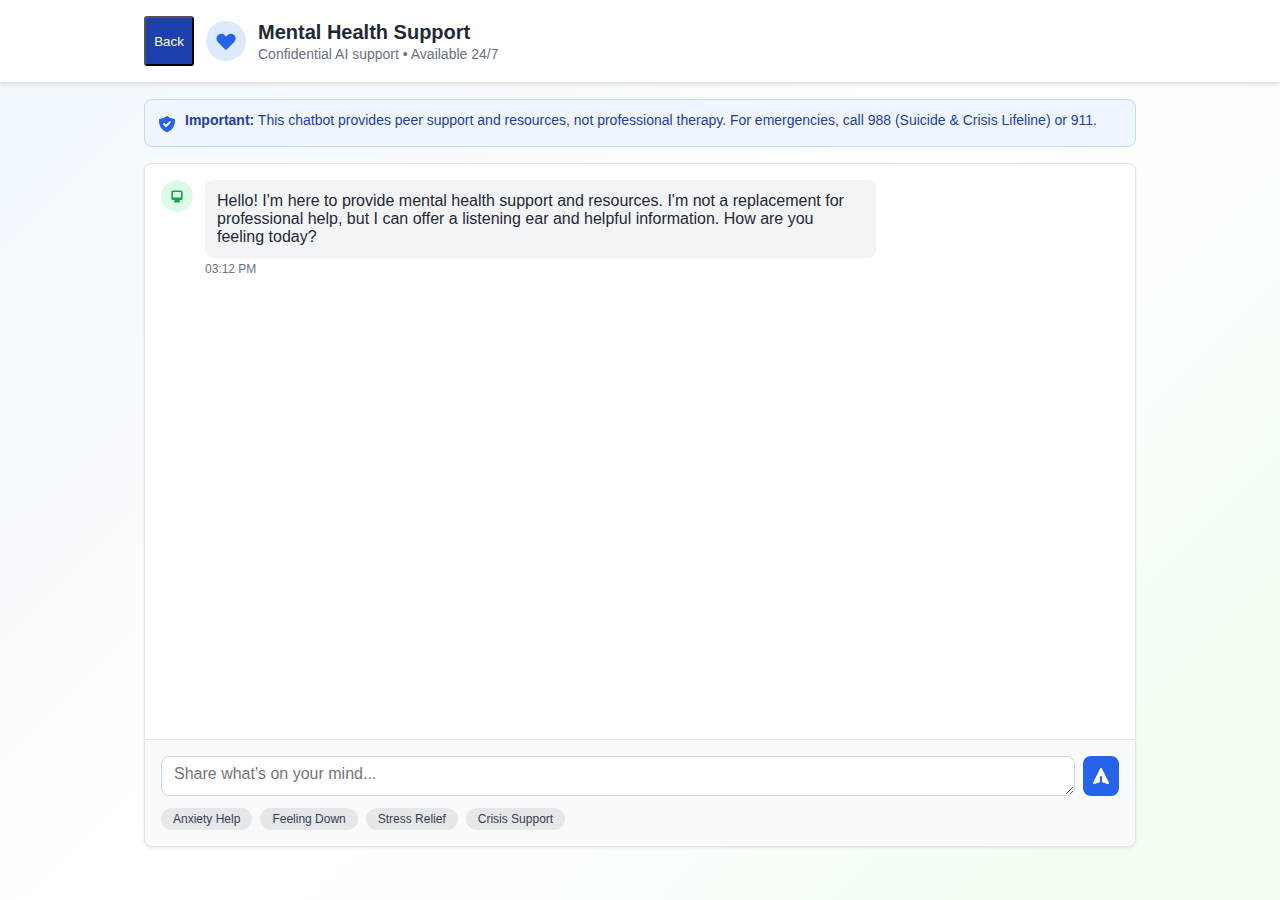
<file: chatbot.html>
<!DOCTYPE html>
<html lang="en">
<head>
<meta charset="UTF-8">
<meta name="viewport" content="width=device-width, initial-scale=1.0">
<title>BPA Mental Health Support Chatbot</title>
<style>
  #back_button{
    background-color: #1e40af;
    height: 50px;
    width: 50px;
    border-radius: 3px;
    color: white;
  }
/* ------------  All your CSS (unchanged)  ------------ */
*{margin:0;padding:0;box-sizing:border-box}
body{font-family:-apple-system,BlinkMacSystemFont,Segoe UI,Roboto,sans-serif;background:linear-gradient(135deg,#f0f8ff 0%,#ffffff 50%,#f0fff0 100%);min-height:100vh}
.header{background:#fff;box-shadow:0 2px 4px rgba(0,0,0,.1);border-bottom:1px solid #e5e5e5}
.header-content{max-width:1024px;margin:auto;padding:16px;display:flex;align-items:center;gap:12px}
.header-icon{background:#dbeafe;padding:8px;border-radius:50%;display:flex;align-items:center;justify-content:center}
.header-icon svg{width:24px;height:24px;color:#2563eb}
.header-text h1{font-size:1.25rem;font-weight:600;color:#1f2937;margin-bottom:2px}
.header-text p{font-size:.875rem;color:#6b7280}
.crisis-modal{position:fixed;top:0;left:0;right:0;bottom:0;background:rgba(0,0,0,.5);z-index:1000;display:none;align-items:center;justify-content:center;padding:16px}
.crisis-modal.active{display:flex}
.crisis-content{background:#fff;border-radius:8px;padding:24px;max-width:400px;width:100%}
.crisis-header{display:flex;align-items:center;gap:12px;margin-bottom:16px}
.crisis-header svg{width:32px;height:32px;color:#dc2626}
.crisis-header h2{font-size:1.25rem;font-weight:600;color:#1f2937}
.crisis-info{background:#fef2f2;padding:16px;border-radius:8px;margin-bottom:16px}
.crisis-info h3{font-weight:600;color:#991b1b;margin-bottom:8px}
.crisis-hotline{display:flex;align-items:center;gap:8px;color:#991b1b;font-size:.875rem;margin-bottom:8px}
.crisis-hotline svg{width:16px;height:16px}
.crisis-close{width:100%;background:#2563eb;color:#fff;border:none;padding:8px 16px;border-radius:8px;font-size:1rem;cursor:pointer;transition:background .2s}
.crisis-close:hover{background:#1d4ed8}
.main-container{max-width:1024px;margin:auto;padding:16px;height:calc(100vh - 120px);display:flex;flex-direction:column}
.disclaimer{background:#eff6ff;border:1px solid #bfdbfe;border-radius:8px;padding:12px;margin-bottom:16px;display:flex;align-items:flex-start;gap:8px}
.disclaimer svg{width:20px;height:20px;color:#2563eb;margin-top:2px;flex-shrink:0}
.disclaimer-text{font-size:.875rem;color:#1e40af}
.chat-container{flex:1;background:#fff;border-radius:8px;box-shadow:0 1px 3px rgba(0,0,0,.1);border:1px solid #e5e5e5;display:flex;flex-direction:column;overflow:hidden}
.messages-area{flex:1;overflow-y:auto;padding:16px;display:flex;flex-direction:column;gap:16px}
.message{display:flex;gap:12px}
.message.user{flex-direction:row-reverse}
.message-avatar{width:32px;height:32px;border-radius:50%;display:flex;align-items:center;justify-content:center;flex-shrink:0}
.message.user .message-avatar{background:#2563eb;color:#fff}
.message.assistant .message-avatar{background:#dcfce7;color:#16a34a}
.message-avatar svg{width:16px;height:16px}
.message-content{max-width:70%}
.message.user .message-content{text-align:right}
.message-bubble{padding:12px;border-radius:8px;margin-bottom:4px}
.message.user .message-bubble{background:#2563eb;color:#fff}
.message.assistant .message-bubble{background:#f3f4f6;color:#1f2937}
.message-time{font-size:.75rem;color:#6b7280}
.typing-indicator{display:none;gap:12px}
.typing-indicator.active{display:flex}
.typing-indicator .message-avatar{background:#dcfce7;color:#16a34a}
.typing-dots{background:#f3f4f6;border-radius:8px;padding:12px;display:flex;gap:4px}
.typing-dot{width:8px;height:8px;background:#6b7280;border-radius:50%;animation:bounce 1.4s infinite ease-in-out}
.typing-dot:nth-child(2){animation-delay:.1s}
.typing-dot:nth-child(3){animation-delay:.2s}
@keyframes bounce{0%,80%,100%{transform:scale(0)}40%{transform:scale(1)}}
.input-area{border-top:1px solid #e5e5e5;padding:16px;background:#f9fafb}
.input-row{display:flex;gap:8px}
.message-input{flex:1;border:1px solid #d1d5db;border-radius:8px;padding:8px 12px;font-size:1rem;font-family:inherit;resize:vertical;min-height:40px;max-height:120px;outline:none;transition:border-color .2s}
.message-input:focus{border-color:#2563eb;box-shadow:0 0 0 3px rgba(37,99,235,.1)}
.send-button{background:#2563eb;color:#fff;border:none;border-radius:8px;padding:8px;cursor:pointer;display:flex;align-items:center;justify-content:center;transition:background .2s}
.send-button:hover:not(:disabled){background:#1d4ed8}
.send-button:disabled{opacity:.5;cursor:not-allowed}
.send-button svg{width:20px;height:20px}
.quick-actions{display:flex;gap:8px;margin-top:12px;flex-wrap:wrap}
.quick-action{background:#e5e7eb;color:#374151;border:none;padding:4px 12px;border-radius:20px;font-size:.75rem;cursor:pointer;transition:background .2s}
.quick-action:hover{background:#d1d5db}
@media(max-width:640px){.main-container{padding:8px}.message-content{max-width:85%}}

</style>
</head>
<body>
<!-- Header -->
<div class="header">
  <div class="header-content">
    <a href="index.html"><button id="back_button">Back</button></a>
    <div class="header-icon">
      <svg fill="currentColor" viewBox="0 0 20 20">
        <path fill-rule="evenodd" d="M3.172 5.172a4 4 0 015.656 0L10 6.343l1.172-1.171a4 4 0 115.656 5.656L10 17.657l-6.828-6.829a4 4 0 010-5.656z" clip-rule="evenodd"/>
      </svg>
      
    </div>
    
    
    <div class="header-text">
      <h1>Mental Health Support</h1>
      <p>Confidential AI support • Available 24/7</p>
    </div>
  </div>
</div>

<!-- Crisis Modal -->
<div class="crisis-modal" id="crisisModal">
  <div class="crisis-content">
    <div class="crisis-header">
      <svg fill="currentColor" viewBox="0 0 20 20">
        <path fill-rule="evenodd" d="M8.257 3.099c.765-1.36 2.722-1.36 3.486 0l5.58 9.92c.75 1.334-.213 2.98-1.742 2.98H4.42c-1.53 0-2.493-1.646-1.743-2.98l5.58-9.92zM11 13a1 1 0 11-2 0 1 1 0 012 0zm-1-8a1 1 0 00-1 1v3a1 1 0 002 0V6a1 1 0 00-1-1z" clip-rule="evenodd"/>
      </svg>
      <h2>Immediate Help Available</h2>
    </div>
    <div class="crisis-info">
      <h3>Crisis Hotlines:</h3>
      <div class="crisis-hotline">
        <svg fill="currentColor" viewBox="0 0 20 20">
          <path d="M2 3a1 1 0 011-1h2.153a1 1 0 01.986.836l.74 4.435a1 1 0 01-.54 1.06l-1.548.773a11.037 11.037 0 006.105 6.105l.774-1.548a1 1 0 011.059-.54l4.435.74a1 1 0 01.836.986V17a1 1 0 01-1 1h-2C7.82 18 2 12.18 2 5V3z"/>
        </svg>
        <span>988 - Suicide & Crisis Lifeline</span>
      </div>
      <div class="crisis-hotline">
        <svg fill="currentColor" viewBox="0 0 20 20">
          <path d="M2 3a1 1 0 011-1h2.153a1 1 0 01.986.836l.74 4.435a1 1 0 01-.54 1.06l-1.548.773a11.037 11.037 0 006.105 6.105l.774-1.548a1 1 0 011.059-.54l4.435.74a1 1 0 01.836.986V17a1 1 0 01-1 1h-2C7.82 18 2 12.18 2 5V3z"/>
        </svg>
        <span>741741 - Crisis Text Line (Text HOME)</span>
      </div>
    </div>
    <p style="font-size:.875rem;color:#6b7280;margin-bottom:16px;">If you're in immediate danger, please call 911 or go to your nearest emergency room.</p>
    <button class="crisis-close" onclick="closeCrisisModal()">Continue Conversation</button>
  </div>
</div>

<!-- Main Container -->
<div class="main-container">
  <!-- Disclaimer -->
  <div class="disclaimer">
    <svg fill="currentColor" viewBox="0 0 20 20">
      <path fill-rule="evenodd" d="M2.166 4.999A11.954 11.954 0 0010 1.944 11.954 11.954 0 0017.834 5c.11.65.166 1.32.166 2.001 0 5.225-3.34 9.67-8 11.317C5.34 16.67 2 12.225 2 7c0-.682.057-1.35.166-2.001zm11.541 3.708a1 1 0 00-1.414-1.414L9 10.586 7.707 9.293a1 1 0 00-1.414 1.414l2 2a1 1 0 001.414 0l4-4z" clip-rule="evenodd"/>
    </svg>
    <div class="disclaimer-text"><strong>Important:</strong> This chatbot provides peer support and resources, not professional therapy. For emergencies, call 988 (Suicide & Crisis Lifeline) or 911.</div>
  </div>

  <!-- Chat Container -->
  <div class="chat-container">
    <div class="messages-area" id="messagesArea">
      <div class="message assistant">
        <div class="message-avatar">
          <svg fill="currentColor" viewBox="0 0 20 20">
            <path fill-rule="evenodd" d="M3 5a2 2 0 012-2h10a2 2 0 012 2v8a2 2 0 01-2 2h-2.22l.123.489.804.804A1 1 0 0113 18H7a1 1 0 01-.707-1.707l.804-.804L7.22 15H5a2 2 0 01-2-2V5zm5.771 7H5V5h10v7H8.771z" clip-rule="evenodd"/>
          </svg>
        </div>
        <div class="message-content">
          <div class="message-bubble">Hello! I'm here to provide mental health support and resources. I'm not a replacement for professional help, but I can offer a listening ear and helpful information. How are you feeling today?</div>
          <div class="message-time" id="initialTime"></div>
        </div>
      </div>

      <div class="typing-indicator" id="typingIndicator">
        <div class="message-avatar">
          <svg fill="currentColor" viewBox="0 0 20 20">
            <path fill-rule="evenodd" d="M3 5a2 2 0 012-2h10a2 2 0 012 2v8a2 2 0 01-2 2h-2.22l.123.489.804.804A1 1 0 0113 18H7a1 1 0 01-.707-1.707l.804-.804L7.22 15H5a2 2 0 01-2-2V5zm5.771 7H5V5h10v7H8.771z" clip-rule="evenodd"/>
          </svg>
        </div>
        <div class="typing-dots">
          <div class="typing-dot"></div>
          <div class="typing-dot"></div>
          <div class="typing-dot"></div>
        </div>
      </div>
    </div>

    <div class="input-area">
      <div class="input-row">
        <textarea class="message-input" id="messageInput" placeholder="Share what's on your mind..." rows="1"></textarea>
        <button class="send-button" id="sendButton" onclick="sendMessage()">
          <svg fill="currentColor" viewBox="0 0 20 20">
            <path d="M10.894 2.553a1 1 0 00-1.788 0l-7 14a1 1 0 001.169 1.409l5-1.429A1 1 0 009 15.571V11a1 1 0 112 0v4.571a1 1 0 00.725.962l5 1.428a1 1 0 001.17-1.408l-7-14z"/>
          </svg>
        </button>
      </div>

      <div class="quick-actions">
        <button class="quick-action" onclick="handleQuickAction('anxiety')">Anxiety Help</button>
        <button class="quick-action" onclick="handleQuickAction('depression')">Feeling Down</button>
        <button class="quick-action" onclick="handleQuickAction('stress')">Stress Relief</button>
        <button class="quick-action" onclick="handleQuickAction('crisis')">Crisis Support</button>
      </div>
    </div>
  </div>
</div>

<script>
// Initialize the application
document.addEventListener('DOMContentLoaded', function() {
  // Set initial time
  const initialTimeElement = document.getElementById('initialTime');
  if (initialTimeElement) {
    initialTimeElement.textContent = new Date().toLocaleTimeString([], {hour:'2-digit', minute:'2-digit'});
  }
  
  // Set up enter key handling
  const messageInput = document.getElementById('messageInput');
  messageInput.addEventListener('keydown', function(e) {
    if (e.key === 'Enter' && !e.shiftKey) {
      e.preventDefault();
      sendMessage();
    }
  });
  
  // Auto-resize textarea
  messageInput.addEventListener('input', function() {
    this.style.height = 'auto';
    this.style.height = Math.min(this.scrollHeight, 120) + 'px';
  });
});

// Conversation history storage
const conversationHistory = [
  { role: "system", content: "You are a supportive mental health chatbot for BPA Mental Health Support. Provide empathetic, helpful responses while being clear that you're not a replacement for professional therapy. Keep responses concise but caring. If someone mentions crisis situations, acknowledge their pain and gently suggest professional help or crisis hotlines." }
];

// Mental health response templates
const mentalHealthResponses = {
  anxiety: [
    "I understand anxiety can feel overwhelming. Try this breathing exercise: breathe in for 4 counts, hold for 4, exhale for 6. This activates your body's relaxation response.",
    "Anxiety often comes from our mind focusing on 'what if' scenarios. Try grounding yourself by naming 5 things you can see, 4 you can touch, 3 you can hear, 2 you can smell, and 1 you can taste.",
    "Remember that anxiety is temporary, even when it doesn't feel that way. You've gotten through difficult moments before, and you can get through this one too."
  ],
  depression: [
    "I hear that you're struggling right now. Depression can make everything feel harder, but please know that what you're feeling is valid and you don't have to face this alone.",
    "When we're feeling down, small steps can make a big difference. Even something as simple as getting sunlight, taking a short walk, or reaching out to a friend can help.",
    "Depression often tells us lies about ourselves and our worth. You matter, and your feelings are important. Consider talking to a counselor who can provide professional support."
  ],
  stress: [
    "Stress is your body's way of responding to challenges. Let's try a quick stress-relief technique: tense all your muscles for 5 seconds, then release and notice the relaxation.",
    "When stressed, our perspective can narrow. Try asking yourself: 'Will this matter in 5 years?' Sometimes this helps put things in context.",
    "Stress management is a skill that improves with practice. Regular exercise, adequate sleep, and mindfulness can build your resilience over time."
  ],
  crisis: [
    "I'm concerned about what you're going through. Please know that you're not alone, and there are people who want to help. The 988 Suicide & Crisis Lifeline (call or text 988) is available 24/7.",
    "If you're having thoughts of hurting yourself or others, please reach out for immediate help. You can call 988, text 'HOME' to 741741, or go to your nearest emergency room.",
    "Crisis situations feel overwhelming, but they are temporary. Professional crisis counselors are trained to help people through these exact situations."
  ],
  general: [
    "Thank you for sharing that with me. It takes courage to open up about how you're feeling.",
    "I'm here to listen and support you. What you're experiencing is valid, and it's okay to not be okay sometimes.",
    "Remember that seeking help is a sign of strength, not weakness. Taking care of your mental health is just as important as taking care of your physical health.",
    "You're taking a positive step by reaching out. How else can I support you today?",
    "It sounds like you're dealing with a lot right now. What feels most pressing or concerning to you?"
  ]
};

function detectCrisisKeywords(message) {
  const crisisKeywords = ['suicide', 'kill myself', 'end it all', 'hurt myself', 'self-harm', 'not worth living', 'better off dead', 'want to die'];
  return crisisKeywords.some(keyword => message.toLowerCase().includes(keyword));
}

function detectEmotionKeywords(message) {
  const lowerMessage = message.toLowerCase();
  
  if (lowerMessage.includes('anxious') || lowerMessage.includes('worry') || lowerMessage.includes('panic') || lowerMessage.includes('nervous')) {
    return 'anxiety';
  }
  if (lowerMessage.includes('depressed') || lowerMessage.includes('sad') || lowerMessage.includes('hopeless') || lowerMessage.includes('down')) {
    return 'depression';
  }
  if (lowerMessage.includes('stressed') || lowerMessage.includes('overwhelmed') || lowerMessage.includes('pressure')) {
    return 'stress';
  }
  return 'general';
}

function generateResponse(userMessage) {
  // Check for crisis keywords first
  if (detectCrisisKeywords(userMessage)) {
    showCrisisModal();
    return getRandomResponse('crisis');
  }
  
  // Detect emotion and respond accordingly
  const emotion = detectEmotionKeywords(userMessage);
  return getRandomResponse(emotion);
}

function getRandomResponse(category) {
  const responses = mentalHealthResponses[category] || mentalHealthResponses.general;
  return responses[Math.floor(Math.random() * responses.length)];
}

function addMessage(sender, text) {
  const messagesArea = document.getElementById("messagesArea");
  const messageDiv = document.createElement("div");
  messageDiv.className = `message ${sender}`;

  const avatarSvg = sender === 'user' 
    ? `<svg fill="currentColor" viewBox="0 0 20 20"><path fill-rule="evenodd" d="M10 9a3 3 0 100-6 3 3 0 000 6zm-7 9a7 7 0 1114 0H3z" clip-rule="evenodd"/></svg>`
    : `<svg fill="currentColor" viewBox="0 0 20 20"><path fill-rule="evenodd" d="M3 5a2 2 0 012-2h10a2 2 0 012 2v8a2 2 0 01-2 2h-2.22l.123.489.804.804A1 1 0 0113 18H7a1 1 0 01-.707-1.707l.804-.804L7.22 15H5a2 2 0 01-2-2V5zm5.771 7H5V5h10v7H8.771z" clip-rule="evenodd"/></svg>`;

  messageDiv.innerHTML = `
    <div class="message-avatar">${avatarSvg}</div>
    <div class="message-content">
      <div class="message-bubble">${text}</div>
      <div class="message-time">${new Date().toLocaleTimeString([], {hour:'2-digit', minute:'2-digit'})}</div>
    </div>
  `;

  messagesArea.appendChild(messageDiv);
  messagesArea.scrollTop = messagesArea.scrollHeight;
}

function showTyping() {
  const typingIndicator = document.getElementById("typingIndicator");
  typingIndicator.classList.add("active");
  document.getElementById("messagesArea").scrollTop = document.getElementById("messagesArea").scrollHeight;
}

function hideTyping() {
  document.getElementById("typingIndicator").classList.remove("active");
}

function showCrisisModal() {
  document.getElementById("crisisModal").classList.add("active");
}

function closeCrisisModal() {
  document.getElementById("crisisModal").classList.remove("active");
}

async function sendMessage() {
  const messageInput = document.getElementById("messageInput");
  const sendButton = document.getElementById("sendButton");
  const message = messageInput.value.trim();
  
  if (!message) return;

  // Disable input while processing
  messageInput.disabled = true;
  sendButton.disabled = true;

  // Add user message
  addMessage("user", message);
  conversationHistory.push({ role: "user", content: message });
  
  // Clear input
  messageInput.value = "";
  messageInput.style.height = "auto";

  // Show typing indicator
  showTyping();

  try {
    // Simulate AI response with Claude API
    const response = await fetch("https://api.anthropic.com/v1/messages", {
      method: "POST",
      headers: {
        "Content-Type": "application/json",
      },
      body: JSON.stringify({
        model: "claude-sonnet-4-20250514",
        max_tokens: 1000,
        messages: conversationHistory
      })
    });

    if (response.ok) {
      const data = await response.json();
      const assistantResponse = data.content[0].text;
      
      hideTyping();
      addMessage("assistant", assistantResponse);
      conversationHistory.push({ role: "assistant", content: assistantResponse });
    } else {
      throw new Error("API request failed");
    }
  } catch (error) {
    console.error("Error:", error);
    // Fallback to rule-based response
    hideTyping();
    const fallbackResponse = generateResponse(message);
    addMessage("assistant", fallbackResponse);
    conversationHistory.push({ role: "assistant", content: fallbackResponse });
  }

  // Re-enable input
  messageInput.disabled = false;
  sendButton.disabled = false;
  messageInput.focus();
}

function handleQuickAction(type) {
  const quickMessages = {
    anxiety: "I'm feeling really anxious right now and could use some help managing it.",
    depression: "I've been feeling down lately and struggling with motivation.",
    stress: "I'm feeling overwhelmed with stress and need some coping strategies.",
    crisis: "I'm in crisis and need immediate support resources."
  };
  
  const messageInput = document.getElementById("messageInput");
  messageInput.value = quickMessages[type] || "";
  messageInput.focus();
  
  // Auto-send the quick action message
  sendMessage();
}

// Handle Enter key in textarea
document.addEventListener('DOMContentLoaded', function() {
  const messageInput = document.getElementById('messageInput');
  messageInput.addEventListener('keypress', function(e) {
    if (e.key === 'Enter' && !e.shiftKey) {
      e.preventDefault();
      sendMessage();
    }
  });
});
</script>

</body>
</html>
</file>
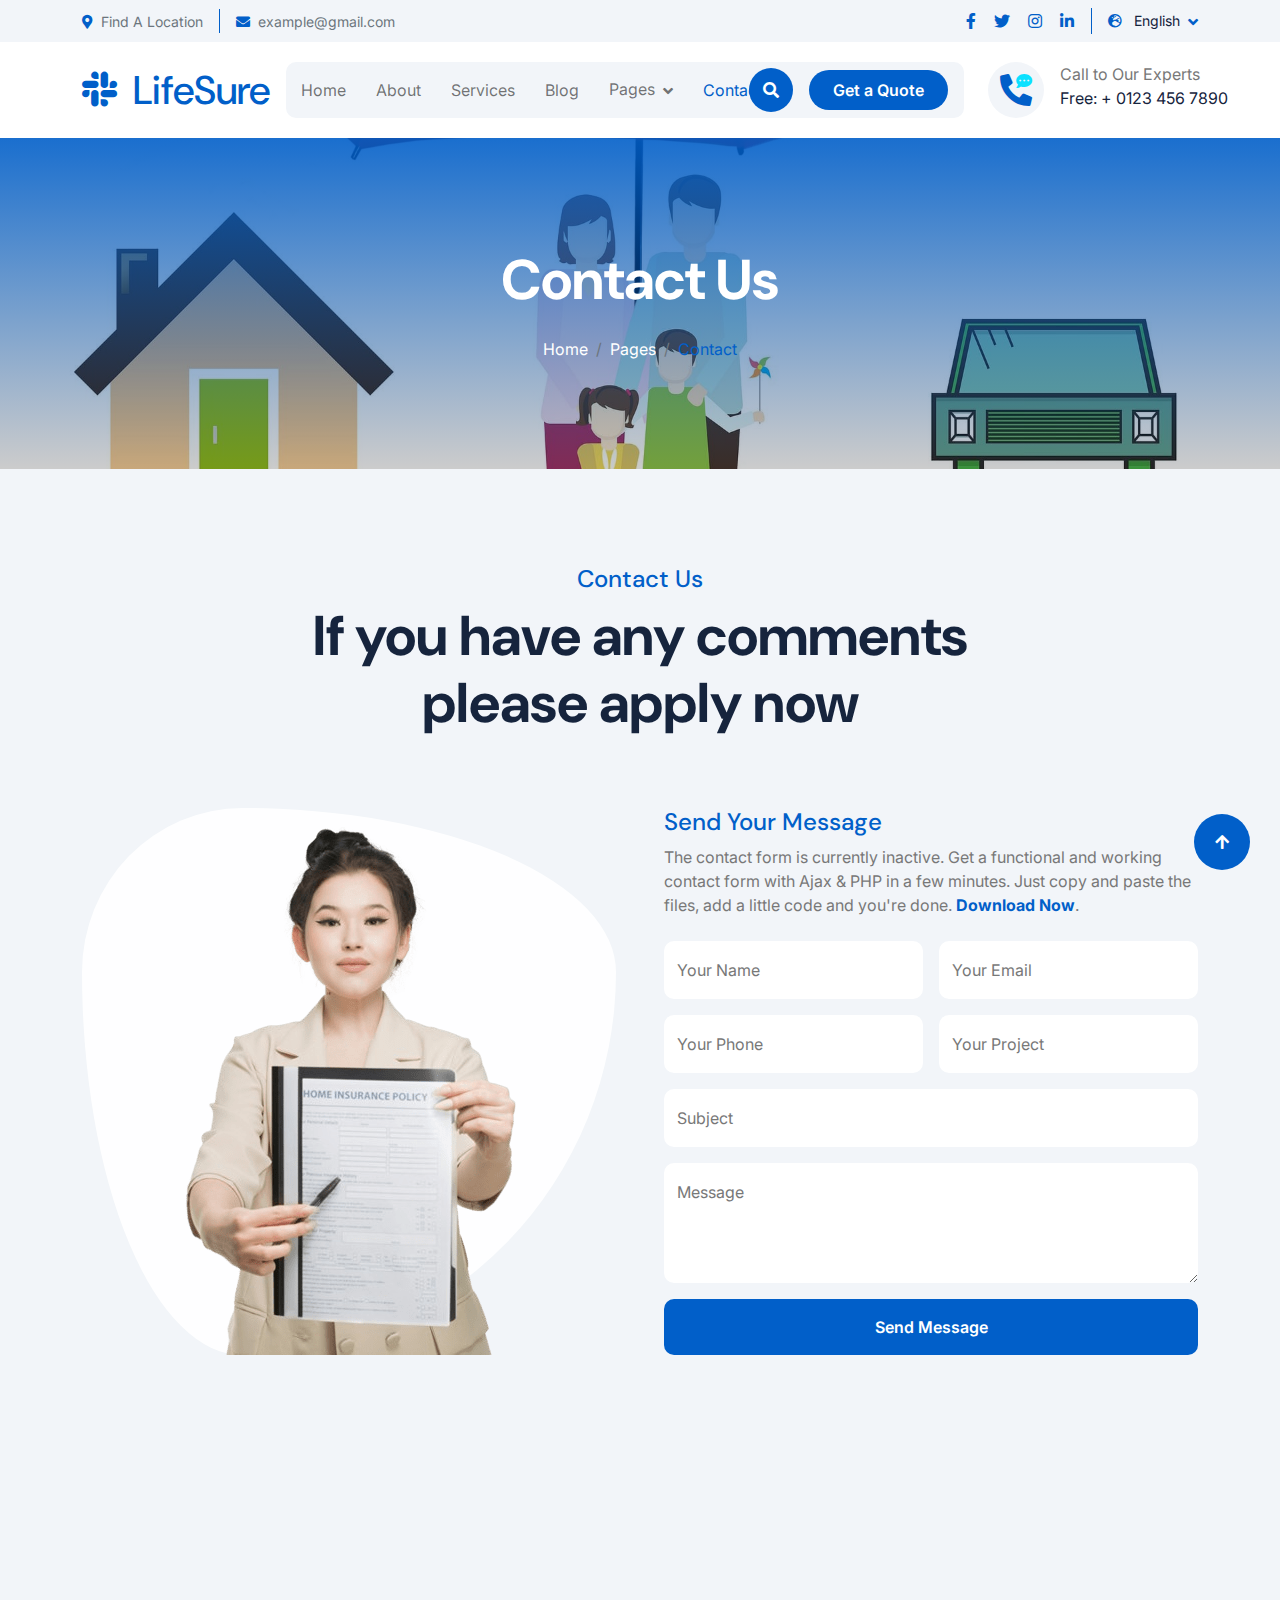
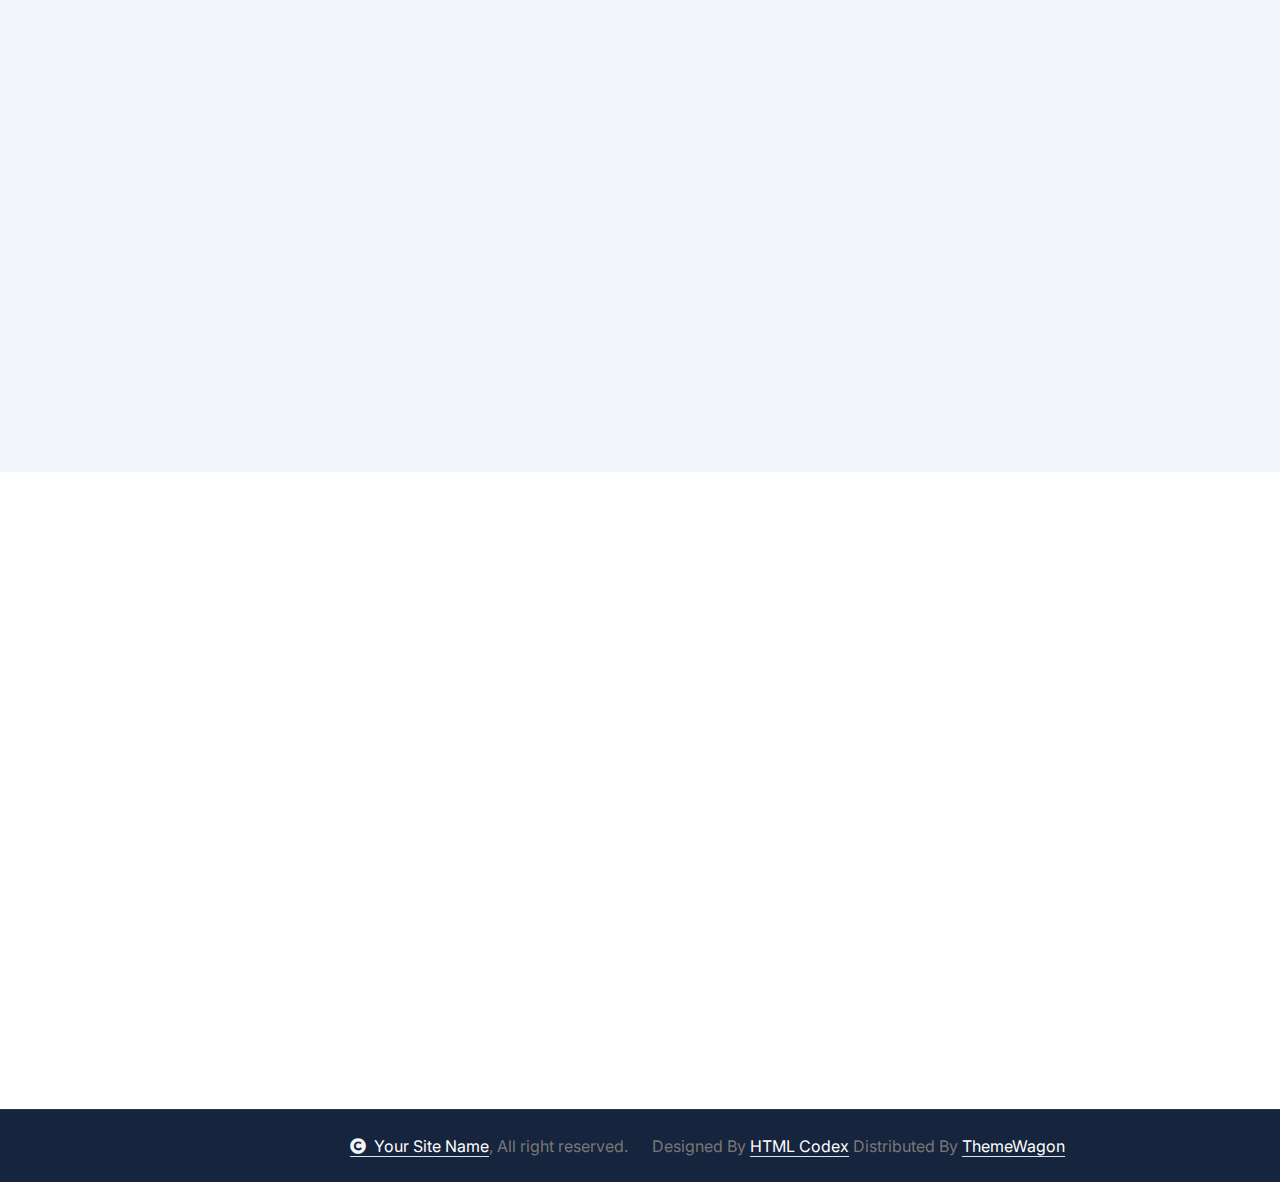
<file: contact.html>
<!DOCTYPE html>
<html lang="en">

    <head>
        <meta charset="utf-8">
        <title>LifeSure - Life Insurance Website Template</title>
        <meta content="width=device-width, initial-scale=1.0" name="viewport">
        <meta content="" name="keywords">
        <meta content="" name="description">

        <!-- Google Web Fonts -->
        <link rel="preconnect" href="https://fonts.googleapis.com">
        <link rel="preconnect" href="https://fonts.gstatic.com" crossorigin>
        <link href="https://fonts.googleapis.com/css2?family=DM+Sans:ital,opsz,wght@0,9..40,100..1000;1,9..40,100..1000&family=Inter:slnt,wght@-10..0,100..900&display=swap" rel="stylesheet">

        <!-- Icon Font Stylesheet -->
        <link rel="stylesheet" href="https://use.fontawesome.com/releases/v5.15.4/css/all.css"/>
        <link href="https://cdn.jsdelivr.net/npm/bootstrap-icons@1.4.1/font/bootstrap-icons.css" rel="stylesheet">

        <!-- Libraries Stylesheet -->
        <link rel="stylesheet" href="lib/animate/animate.min.css"/>
        <link href="lib/lightbox/css/lightbox.min.css" rel="stylesheet">
        <link href="lib/owlcarousel/assets/owl.carousel.min.css" rel="stylesheet">


        <!-- Customized Bootstrap Stylesheet -->
        <link href="css/bootstrap.min.css" rel="stylesheet">

        <!-- Template Stylesheet -->
        <link href="css/style.css" rel="stylesheet">
    </head>

    <body>

        <!-- Spinner Start -->
        <div id="spinner" class="show bg-white position-fixed translate-middle w-100 vh-100 top-50 start-50 d-flex align-items-center justify-content-center">
            <div class="spinner-border text-primary" style="width: 3rem; height: 3rem;" role="status">
                <span class="sr-only">Loading...</span>
            </div>
        </div>
        <!-- Spinner End -->

        <!-- Topbar Start -->
        <div class="container-fluid topbar px-0 px-lg-4 bg-light py-2 d-none d-lg-block">
            <div class="container">
                <div class="row gx-0 align-items-center">
                    <div class="col-lg-8 text-center text-lg-start mb-lg-0">
                        <div class="d-flex flex-wrap">
                            <div class="border-end border-primary pe-3">
                                <a href="#" class="text-muted small"><i class="fas fa-map-marker-alt text-primary me-2"></i>Find A Location</a>
                            </div>
                            <div class="ps-3">
                                <a href="mailto:example@gmail.com" class="text-muted small"><i class="fas fa-envelope text-primary me-2"></i>example@gmail.com</a>
                            </div>
                        </div>
                    </div>
                    <div class="col-lg-4 text-center text-lg-end">
                        <div class="d-flex justify-content-end">
                            <div class="d-flex border-end border-primary pe-3">
                                <a class="btn p-0 text-primary me-3" href="#"><i class="fab fa-facebook-f"></i></a>
                                <a class="btn p-0 text-primary me-3" href="#"><i class="fab fa-twitter"></i></a>
                                <a class="btn p-0 text-primary me-3" href="#"><i class="fab fa-instagram"></i></a>
                                <a class="btn p-0 text-primary me-0" href="#"><i class="fab fa-linkedin-in"></i></a>
                            </div>
                            <div class="dropdown ms-3">
                                <a href="#" class="dropdown-toggle text-dark" data-bs-toggle="dropdown"><small><i class="fas fa-globe-europe text-primary me-2"></i> English</small></a>
                                <div class="dropdown-menu rounded">
                                    <a href="#" class="dropdown-item">English</a>
                                    <a href="#" class="dropdown-item">Bangla</a>
                                    <a href="#" class="dropdown-item">French</a>
                                    <a href="#" class="dropdown-item">Spanish</a>
                                    <a href="#" class="dropdown-item">Arabic</a>
                                </div>
                            </div>
                        </div>
                    </div>
                </div>
            </div>
        </div>
        <!-- Topbar End -->

        <!-- Navbar & Hero Start -->
        <div class="container-fluid nav-bar px-0 px-lg-4 py-lg-0">
            <div class="container">
                <nav class="navbar navbar-expand-lg navbar-light"> 
                    <a href="#" class="navbar-brand p-0">
                        <h1 class="text-primary mb-0"><i class="fab fa-slack me-2"></i> LifeSure</h1>
                        <!-- <img src="img/logo.png" alt="Logo"> -->
                    </a>
                    <button class="navbar-toggler" type="button" data-bs-toggle="collapse" data-bs-target="#navbarCollapse">
                        <span class="fa fa-bars"></span>
                    </button>
                    <div class="collapse navbar-collapse" id="navbarCollapse">
                        <div class="navbar-nav mx-0 mx-lg-auto">
                            <a href="index.html" class="nav-item nav-link">Home</a>
                            <a href="about.html" class="nav-item nav-link">About</a>
                            <a href="service.html" class="nav-item nav-link">Services</a>
                            <a href="blog.html" class="nav-item nav-link">Blog</a>
                            <div class="nav-item dropdown">
                                <a href="#" class="nav-link" data-bs-toggle="dropdown">
                                    <span class="dropdown-toggle">Pages</span>
                                </a>
                                <div class="dropdown-menu">
                                    <a href="feature.html" class="dropdown-item">Our Features</a>
                                    <a href="team.html" class="dropdown-item">Our team</a>
                                    <a href="testimonial.html" class="dropdown-item">Testimonial</a>
                                    <a href="FAQ.html" class="dropdown-item">FAQs</a>
                                    <a href="404.html" class="dropdown-item">404 Page</a>
                                </div>
                            </div>
                            <a href="contact.html" class="nav-item nav-link active">Contact</a>
                            <div class="nav-btn px-3">
                                <button class="btn-search btn btn-primary btn-md-square rounded-circle flex-shrink-0" data-bs-toggle="modal" data-bs-target="#searchModal"><i class="fas fa-search"></i></button>
                                <a href="#" class="btn btn-primary rounded-pill py-2 px-4 ms-3 flex-shrink-0"> Get a Quote</a>
                            </div>
                        </div>
                    </div>
                    <div class="d-none d-xl-flex flex-shrink-0 ps-4">
                        <a href="#" class="btn btn-light btn-lg-square rounded-circle position-relative wow tada" data-wow-delay=".9s">
                            <i class="fa fa-phone-alt fa-2x"></i>
                            <div class="position-absolute" style="top: 7px; right: 12px;">
                                <span><i class="fa fa-comment-dots text-secondary"></i></span>
                            </div>
                        </a>
                        <div class="d-flex flex-column ms-3">
                            <span>Call to Our Experts</span>
                            <a href="tel:+ 0123 456 7890"><span class="text-dark">Free: + 0123 456 7890</span></a>
                        </div>
                    </div>
                </nav>
            </div>
        </div>
        <!-- Navbar & Hero End -->

        <!-- Modal Search Start -->
        <div class="modal fade" id="searchModal" tabindex="-1" aria-labelledby="exampleModalLabel" aria-hidden="true">
            <div class="modal-dialog modal-fullscreen">
                <div class="modal-content rounded-0">
                    <div class="modal-header">
                        <h5 class="modal-title" id="exampleModalLabel">Search by keyword</h5>
                        <button type="button" class="btn-close" data-bs-dismiss="modal" aria-label="Close"></button>
                    </div>
                    <div class="modal-body d-flex align-items-center bg-primary">
                        <div class="input-group w-75 mx-auto d-flex">
                            <input type="search" class="form-control p-3" placeholder="keywords" aria-describedby="search-icon-1">
                            <span id="search-icon-1" class="btn bg-light border nput-group-text p-3"><i class="fa fa-search"></i></span>
                        </div>
                    </div>
                </div>
            </div>
        </div>
        <!-- Modal Search End -->


        <!-- Header Start -->
        <div class="container-fluid bg-breadcrumb">
            <div class="container text-center py-5" style="max-width: 900px;">
                <h4 class="text-white display-4 mb-4 wow fadeInDown" data-wow-delay="0.1s">Contact Us</h4>
                <ol class="breadcrumb d-flex justify-content-center mb-0 wow fadeInDown" data-wow-delay="0.3s">
                    <li class="breadcrumb-item"><a href="index.html">Home</a></li>
                    <li class="breadcrumb-item"><a href="#">Pages</a></li>
                    <li class="breadcrumb-item active text-primary">Contact</li>
                </ol>    
            </div>
        </div>
        <!-- Header End -->


        <!-- Contact Start -->
        <div class="container-fluid contact bg-light py-5">
            <div class="container py-5">
                <div class="text-center mx-auto pb-5 wow fadeInUp" data-wow-delay="0.2s" style="max-width: 800px;">
                    <h4 class="text-primary">Contact Us</h4>
                    <h1 class="display-4 mb-4">If you have any comments please apply now</h1>
                </div>
                <div class="row g-5">
                    <div class="col-xl-6 wow fadeInLeft" data-wow-delay="0.2s">
                        <div class="contact-img d-flex justify-content-center" >
                            <div class="contact-img-inner">
                                <img src="img/contact-img.png" class="img-fluid w-100"  alt="Image">
                            </div>
                        </div>
                    </div>
                    <div class="col-xl-6 wow fadeInRight" data-wow-delay="0.4s">
                        <div>
                            <h4 class="text-primary">Send Your Message</h4>
                            <p class="mb-4">The contact form is currently inactive. Get a functional and working contact form with Ajax & PHP in a few minutes. Just copy and paste the files, add a little code and you're done. <a class="text-primary fw-bold" href="https://htmlcodex.com/contact-form">Download Now</a>.</p>
                            <form>
                                <div class="row g-3">
                                    <div class="col-lg-12 col-xl-6">
                                        <div class="form-floating">
                                            <input type="text" class="form-control border-0" id="name" placeholder="Your Name">
                                            <label for="name">Your Name</label>
                                        </div>
                                    </div>
                                    <div class="col-lg-12 col-xl-6">
                                        <div class="form-floating">
                                            <input type="email" class="form-control border-0" id="email" placeholder="Your Email">
                                            <label for="email">Your Email</label>
                                        </div>
                                    </div>
                                    <div class="col-lg-12 col-xl-6">
                                        <div class="form-floating">
                                            <input type="phone" class="form-control border-0" id="phone" placeholder="Phone">
                                            <label for="phone">Your Phone</label>
                                        </div>
                                    </div>
                                    <div class="col-lg-12 col-xl-6">
                                        <div class="form-floating">
                                            <input type="text" class="form-control border-0" id="project" placeholder="Project">
                                            <label for="project">Your Project</label>
                                        </div>
                                    </div>
                                    <div class="col-12">
                                        <div class="form-floating">
                                            <input type="text" class="form-control border-0" id="subject" placeholder="Subject">
                                            <label for="subject">Subject</label>
                                        </div>
                                    </div>
                                    <div class="col-12">
                                        <div class="form-floating">
                                            <textarea class="form-control border-0" placeholder="Leave a message here" id="message" style="height: 120px"></textarea>
                                            <label for="message">Message</label>
                                        </div>

                                    </div>
                                    <div class="col-12">
                                        <button class="btn btn-primary w-100 py-3">Send Message</button>
                                    </div>
                                </div>
                            </form>
                        </div>
                    </div>
                    <div class="col-12">
                        <div>
                            <div class="row g-4">
                                <div class="col-md-6 col-lg-3 wow fadeInUp" data-wow-delay="0.2s">
                                    <div class="contact-add-item">
                                        <div class="contact-icon text-primary mb-4">
                                            <i class="fas fa-map-marker-alt fa-2x"></i>
                                        </div>
                                        <div>
                                            <h4>Address</h4>
                                            <p class="mb-0">123 Street New York.USA</p>
                                        </div>
                                    </div>
                                </div>
                                <div class="col-md-6 col-lg-3 wow fadeInUp" data-wow-delay="0.4s">
                                    <div class="contact-add-item">
                                        <div class="contact-icon text-primary mb-4">
                                            <i class="fas fa-envelope fa-2x"></i>
                                        </div>
                                        <div>
                                            <h4>Mail Us</h4>
                                            <p class="mb-0">info@example.com</p>
                                        </div>
                                    </div>
                                </div>
                                <div class="col-md-6 col-lg-3 wow fadeInUp" data-wow-delay="0.6s">
                                    <div class="contact-add-item">
                                        <div class="contact-icon text-primary mb-4">
                                            <i class="fa fa-phone-alt fa-2x"></i>
                                        </div>
                                        <div>
                                            <h4>Telephone</h4>
                                            <p class="mb-0">(+012) 3456 7890</p>
                                        </div>
                                    </div>
                                </div>
                                <div class="col-md-6 col-lg-3 wow fadeInUp" data-wow-delay="0.8s">
                                    <div class="contact-add-item">
                                        <div class="contact-icon text-primary mb-4">
                                            <i class="fab fa-firefox-browser fa-2x"></i>
                                        </div>
                                        <div>
                                            <h4>Yoursite@ex.com</h4>
                                            <p class="mb-0">(+012) 3456 7890</p>
                                        </div>
                                    </div>
                                </div>
                            </div>
                        </div>
                    </div>
                    <div class="col-12 wow fadeInUp" data-wow-delay="0.2s">
                        <div class="rounded">
                            <iframe class="rounded w-100" 
                            style="height: 400px;" src="https://www.google.com/maps/embed?pb=!1m18!1m12!1m3!1d387191.33750346623!2d-73.97968099999999!3d40.6974881!2m3!1f0!2f0!3f0!3m2!1i1024!2i768!4f13.1!3m3!1m2!1s0x89c24fa5d33f083b%3A0xc80b8f06e177fe62!2sNew%20York%2C%20NY%2C%20USA!5e0!3m2!1sen!2sbd!4v1694259649153!5m2!1sen!2sbd" 
                            loading="lazy" referrerpolicy="no-referrer-when-downgrade"></iframe>
                        </div>
                    </div>
                </div>
            </div>
        </div>
        <!-- Contact End -->


        <!-- Footer Start -->
        <div class="container-fluid footer py-5 wow fadeIn" data-wow-delay="0.2s">
            <div class="container py-5">
                <div class="row g-5">
                    <div class="col-xl-9">
                        <div class="mb-5">
                            <div class="row g-4">
                                <div class="col-md-6 col-lg-6 col-xl-5">
                                    <div class="footer-item">
                                        <a href="index.html" class="p-0">
                                            <h3 class="text-white"><i class="fab fa-slack me-3"></i> LifeSure</h3>
                                            <!-- <img src="img/logo.png" alt="Logo"> -->
                                        </a>
                                        <p class="text-white mb-4">Dolor amet sit justo amet elitr clita ipsum elitr est.Lorem ipsum dolor sit amet, consectetur adipiscing...</p>
                                        <div class="footer-btn d-flex">
                                            <a class="btn btn-md-square rounded-circle me-3" href="#"><i class="fab fa-facebook-f"></i></a>
                                            <a class="btn btn-md-square rounded-circle me-3" href="#"><i class="fab fa-twitter"></i></a>
                                            <a class="btn btn-md-square rounded-circle me-3" href="#"><i class="fab fa-instagram"></i></a>
                                            <a class="btn btn-md-square rounded-circle me-0" href="#"><i class="fab fa-linkedin-in"></i></a>
                                        </div>
                                    </div>
                                </div>
                                <div class="col-md-6 col-lg-6 col-xl-3">
                                    <div class="footer-item">
                                        <h4 class="text-white mb-4">Useful Links</h4>
                                        <a href="#"><i class="fas fa-angle-right me-2"></i> About Us</a>
                                        <a href="#"><i class="fas fa-angle-right me-2"></i> Features</a>
                                        <a href="#"><i class="fas fa-angle-right me-2"></i> Services</a>
                                        <a href="#"><i class="fas fa-angle-right me-2"></i> FAQ's</a>
                                        <a href="#"><i class="fas fa-angle-right me-2"></i> Blogs</a>
                                        <a href="#"><i class="fas fa-angle-right me-2"></i> Contact</a>
                                    </div>
                                </div>
                                <div class="col-md-6 col-lg-6 col-xl-4">
                                    <div class="footer-item">
                                        <h4 class="mb-4 text-white">Instagram</h4>
                                        <div class="row g-3">
                                            <div class="col-4">
                                                <div class="footer-instagram rounded">
                                                    <img src="img/instagram-footer-1.jpg" class="img-fluid w-100" alt="">
                                                    <div class="footer-search-icon">
                                                        <a href="img/instagram-footer-1.jpg" data-lightbox="footerInstagram-1" class="my-auto"><i class="fas fa-link text-white"></i></a>
                                                    </div>
                                                </div>
                                           </div>
                                           <div class="col-4">
                                                <div class="footer-instagram rounded">
                                                    <img src="img/instagram-footer-2.jpg" class="img-fluid w-100" alt="">
                                                    <div class="footer-search-icon">
                                                        <a href="img/instagram-footer-2.jpg" data-lightbox="footerInstagram-2" class="my-auto"><i class="fas fa-link text-white"></i></a>
                                                    </div>
                                                </div>
                                           </div>
                                            <div class="col-4">
                                                <div class="footer-instagram rounded">
                                                    <img src="img/instagram-footer-3.jpg" class="img-fluid w-100" alt="">
                                                    <div class="footer-search-icon">
                                                        <a href="img/instagram-footer-3.jpg" data-lightbox="footerInstagram-3" class="my-auto"><i class="fas fa-link text-white"></i></a>
                                                    </div>
                                                </div>
                                           </div>
                                            <div class="col-4">
                                                <div class="footer-instagram rounded">
                                                    <img src="img/instagram-footer-4.jpg" class="img-fluid w-100" alt="">
                                                    <div class="footer-search-icon">
                                                        <a href="img/instagram-footer-4.jpg" data-lightbox="footerInstagram-4" class="my-auto"><i class="fas fa-link text-white"></i></a>
                                                    </div>
                                                </div>
                                           </div>
                                            <div class="col-4">
                                                <div class="footer-instagram rounded">
                                                    <img src="img/instagram-footer-5.jpg" class="img-fluid w-100" alt="">
                                                    <div class="footer-search-icon">
                                                        <a href="img/instagram-footer-5.jpg" data-lightbox="footerInstagram-5" class="my-auto"><i class="fas fa-link text-white"></i></a>
                                                    </div>
                                                </div>
                                           </div>
                                           <div class="col-4">
                                                <div class="footer-instagram rounded">
                                                    <img src="img/instagram-footer-6.jpg" class="img-fluid w-100" alt="">
                                                    <div class="footer-search-icon">
                                                        <a href="img/instagram-footer-6.jpg" data-lightbox="footerInstagram-6" class="my-auto"><i class="fas fa-link text-white"></i></a>
                                                    </div>
                                                </div>
                                            </div>
                                        </div>
                                    </div>
                                </div>
                            </div>
                        </div>
                        <div class="pt-5" style="border-top: 1px solid rgba(255, 255, 255, 0.08);">
                            <div class="row g-0">
                                <div class="col-12">
                                    <div class="row g-4">
                                        <div class="col-lg-6 col-xl-4">
                                            <div class="d-flex">
                                                <div class="btn-xl-square bg-primary text-white rounded p-4 me-4">
                                                    <i class="fas fa-map-marker-alt fa-2x"></i>
                                                </div>
                                                <div>
                                                    <h4 class="text-white">Address</h4>
                                                    <p class="mb-0">123 Street New York.USA</p>
                                                </div>
                                            </div>
                                        </div>
                                        <div class="col-lg-6 col-xl-4">
                                            <div class="d-flex">
                                                <div class="btn-xl-square bg-primary text-white rounded p-4 me-4">
                                                    <i class="fas fa-envelope fa-2x"></i>
                                                </div>
                                                <div>
                                                    <h4 class="text-white">Mail Us</h4>
                                                    <p class="mb-0">info@example.com</p>
                                                </div>
                                            </div>
                                        </div>
                                        <div class="col-lg-6 col-xl-4">
                                            <div class="d-flex">
                                                <div class="btn-xl-square bg-primary text-white rounded p-4 me-4">
                                                    <i class="fa fa-phone-alt fa-2x"></i>
                                                </div>
                                                <div>
                                                    <h4 class="text-white">Telephone</h4>
                                                    <p class="mb-0">(+012) 3456 7890</p>
                                                </div>
                                            </div>
                                        </div>
                                    </div>
                                </div>
                            </div>
                        </div>
                    </div>
                    
                    <div class="col-xl-3">
                        <div class="footer-item">
                            <h4 class="text-white mb-4">Newsletter</h4>
                            <p class="text-white mb-3">Dolor amet sit justo amet elitr clita ipsum elitr est.Lorem ipsum dolor sit amet, consectetur adipiscing elit.</p>
                            <div class="position-relative rounded-pill mb-4">
                                <input class="form-control rounded-pill w-100 py-3 ps-4 pe-5" type="text" placeholder="Enter your email">
                                <button type="button" class="btn btn-primary rounded-pill position-absolute top-0 end-0 py-2 mt-2 me-2">SignUp</button>
                            </div>
                            <div class="d-flex flex-shrink-0">
                                <div class="footer-btn">
                                    <a href="#" class="btn btn-lg-square rounded-circle position-relative wow tada" data-wow-delay=".9s">
                                        <i class="fa fa-phone-alt fa-2x"></i>
                                        <div class="position-absolute" style="top: 2px; right: 12px;">
                                            <span><i class="fa fa-comment-dots text-secondary"></i></span>
                                        </div>
                                    </a>
                                </div>
                                <div class="d-flex flex-column ms-3 flex-shrink-0">
                                    <span>Call to Our Experts</span>
                                    <a href="tel:+ 0123 456 7890"><span class="text-white">Free: + 0123 456 7890</span></a>
                                </div>
                            </div>
                        </div>
                    </div>
                </div>
            </div>
        </div>
        <!-- Footer End -->
        
        <!-- Copyright Start -->
        <div class="container-fluid copyright py-4">
            <div class="container">
                <div class="row g-4 align-items-center">
                    <div class="col-md-6 text-center text-md-end mb-md-0">
                        <span class="text-body"><a href="#" class="border-bottom text-white"><i class="fas fa-copyright text-light me-2"></i>Your Site Name</a>, All right reserved.</span>
                    </div>
                    <div class="col-md-6 text-center text-md-start text-body">
                        <!--/*** This template is free as long as you keep the below author’s credit link/attribution link/backlink. ***/-->
                        <!--/*** If you'd like to use the template without the below author’s credit link/attribution link/backlink, ***/-->
                        <!--/*** you can purchase the Credit Removal License from "https://htmlcodex.com/credit-removal". ***/-->
                        Designed By <a class="border-bottom text-white" href="https://htmlcodex.com">HTML Codex</a> Distributed By <a class="border-bottom text-white" href="https://themewagon.com">ThemeWagon</a>
                    </div>
                </div>
            </div>
        </div>
        <!-- Copyright End -->


        <!-- Back to Top -->
        <a href="#" class="btn btn-primary btn-lg-square rounded-circle back-to-top"><i class="fa fa-arrow-up"></i></a>   

        
        <!-- JavaScript Libraries -->
        <script src="https://ajax.googleapis.com/ajax/libs/jquery/3.6.4/jquery.min.js"></script>
        <script src="https://cdn.jsdelivr.net/npm/bootstrap@5.0.0/dist/js/bootstrap.bundle.min.js"></script>
        <script src="lib/wow/wow.min.js"></script>
        <script src="lib/easing/easing.min.js"></script>
        <script src="lib/waypoints/waypoints.min.js"></script>
        <script src="lib/counterup/counterup.min.js"></script>
        <script src="lib/lightbox/js/lightbox.min.js"></script>
        <script src="lib/owlcarousel/owl.carousel.min.js"></script>
        

        <!-- Template Javascript -->
        <script src="js/main.js"></script>
    </body>

</html>
</file>
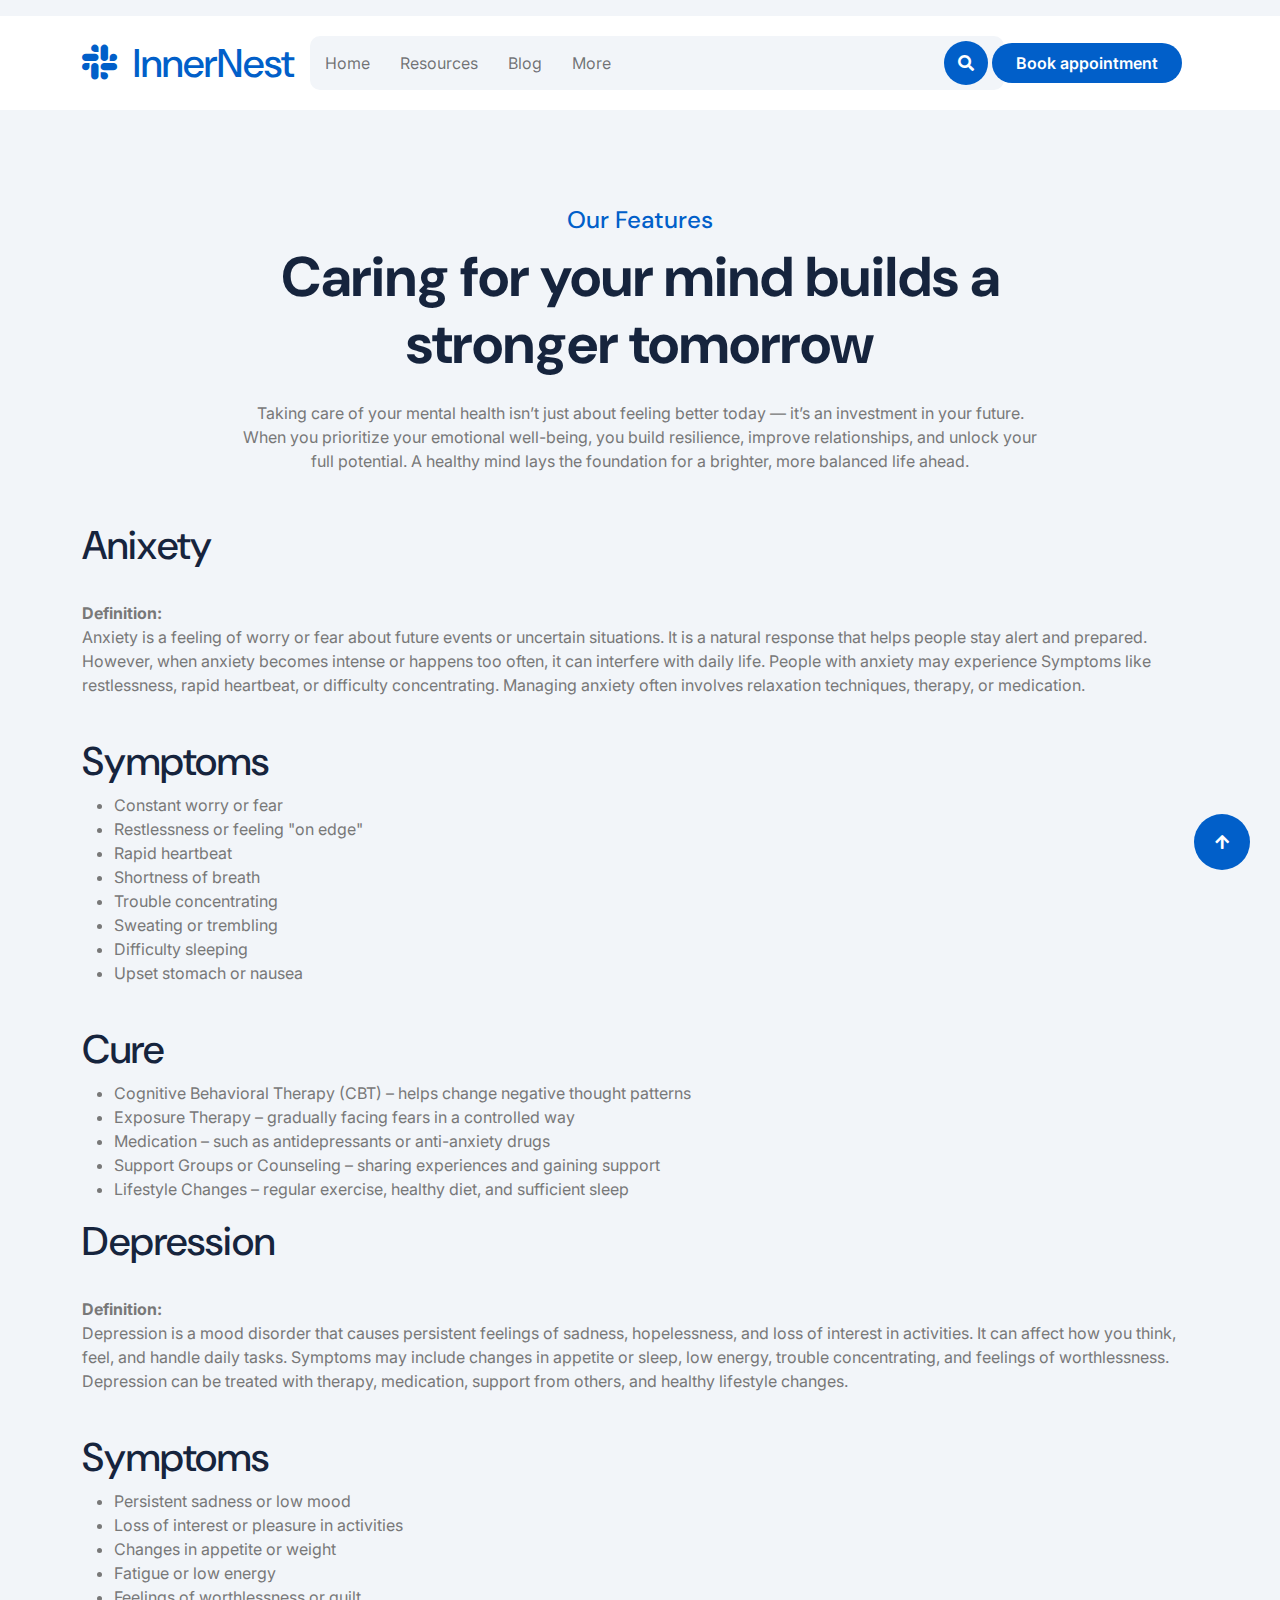
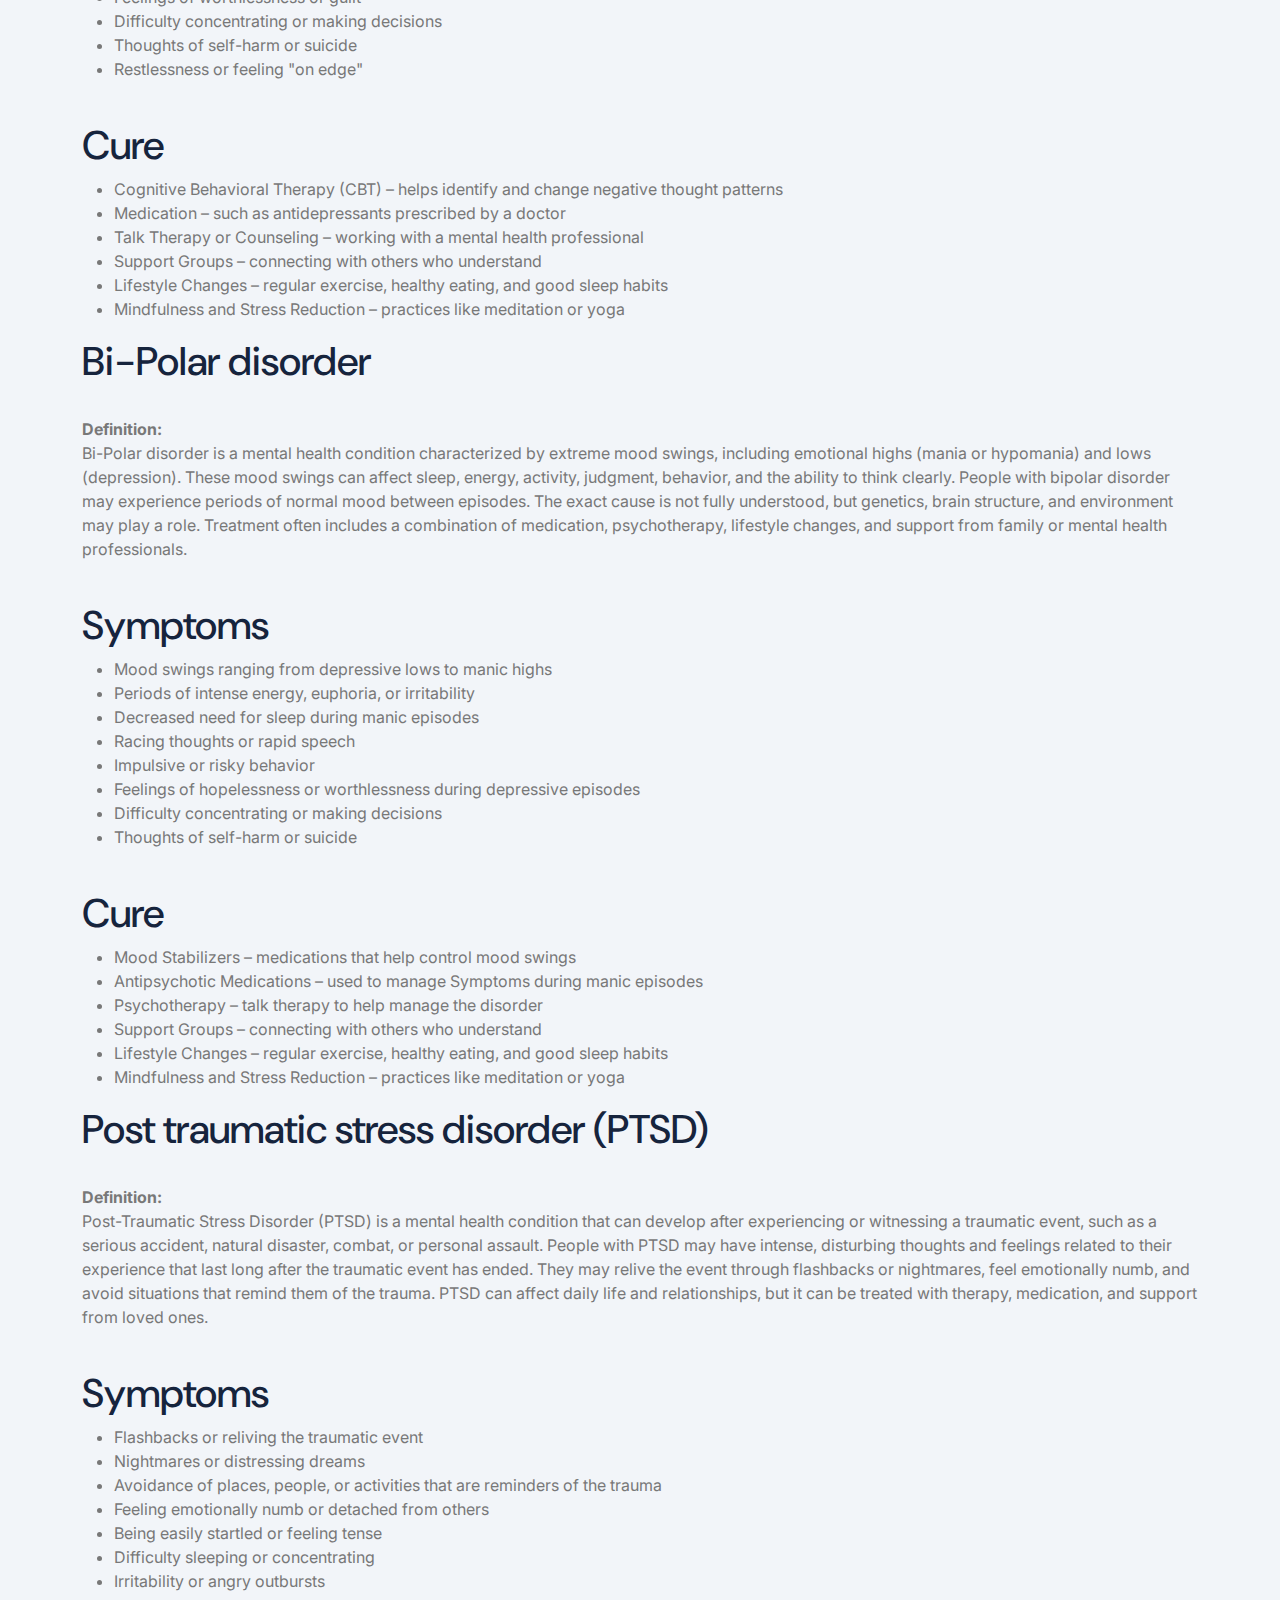
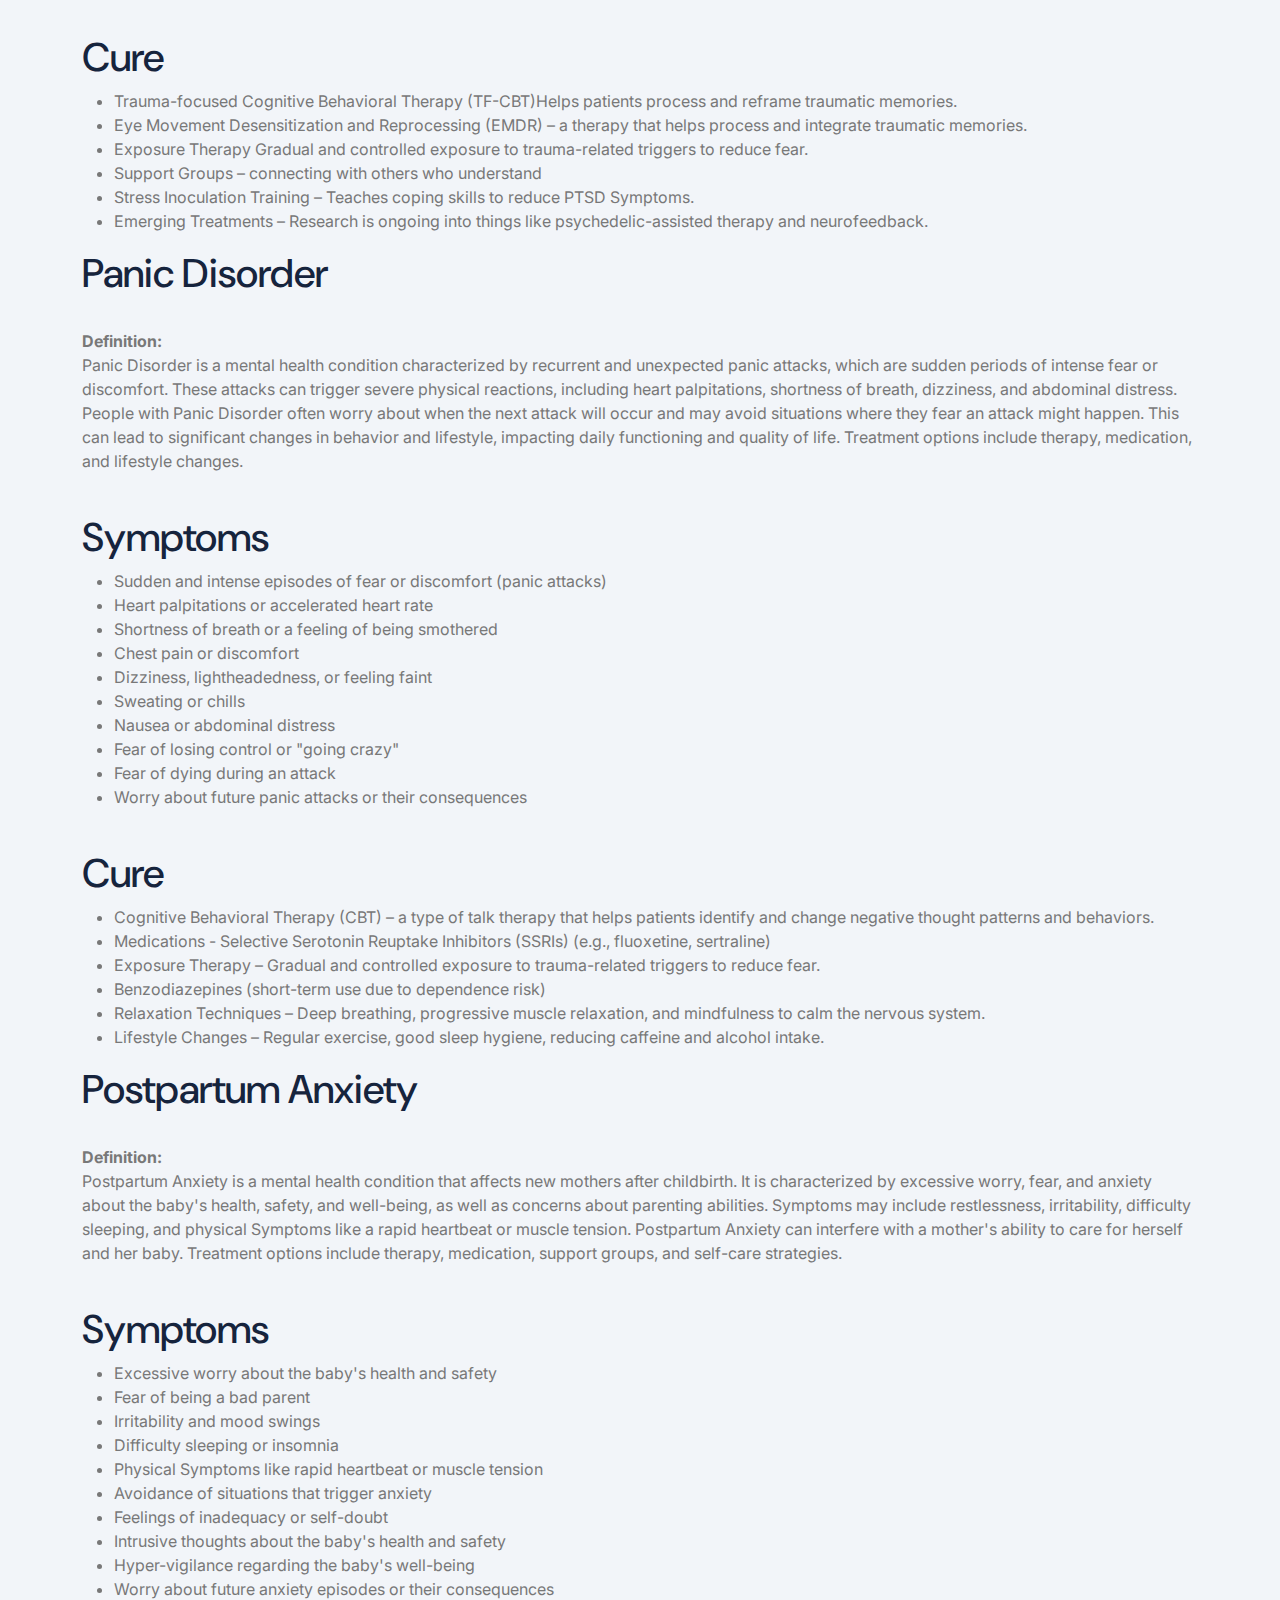
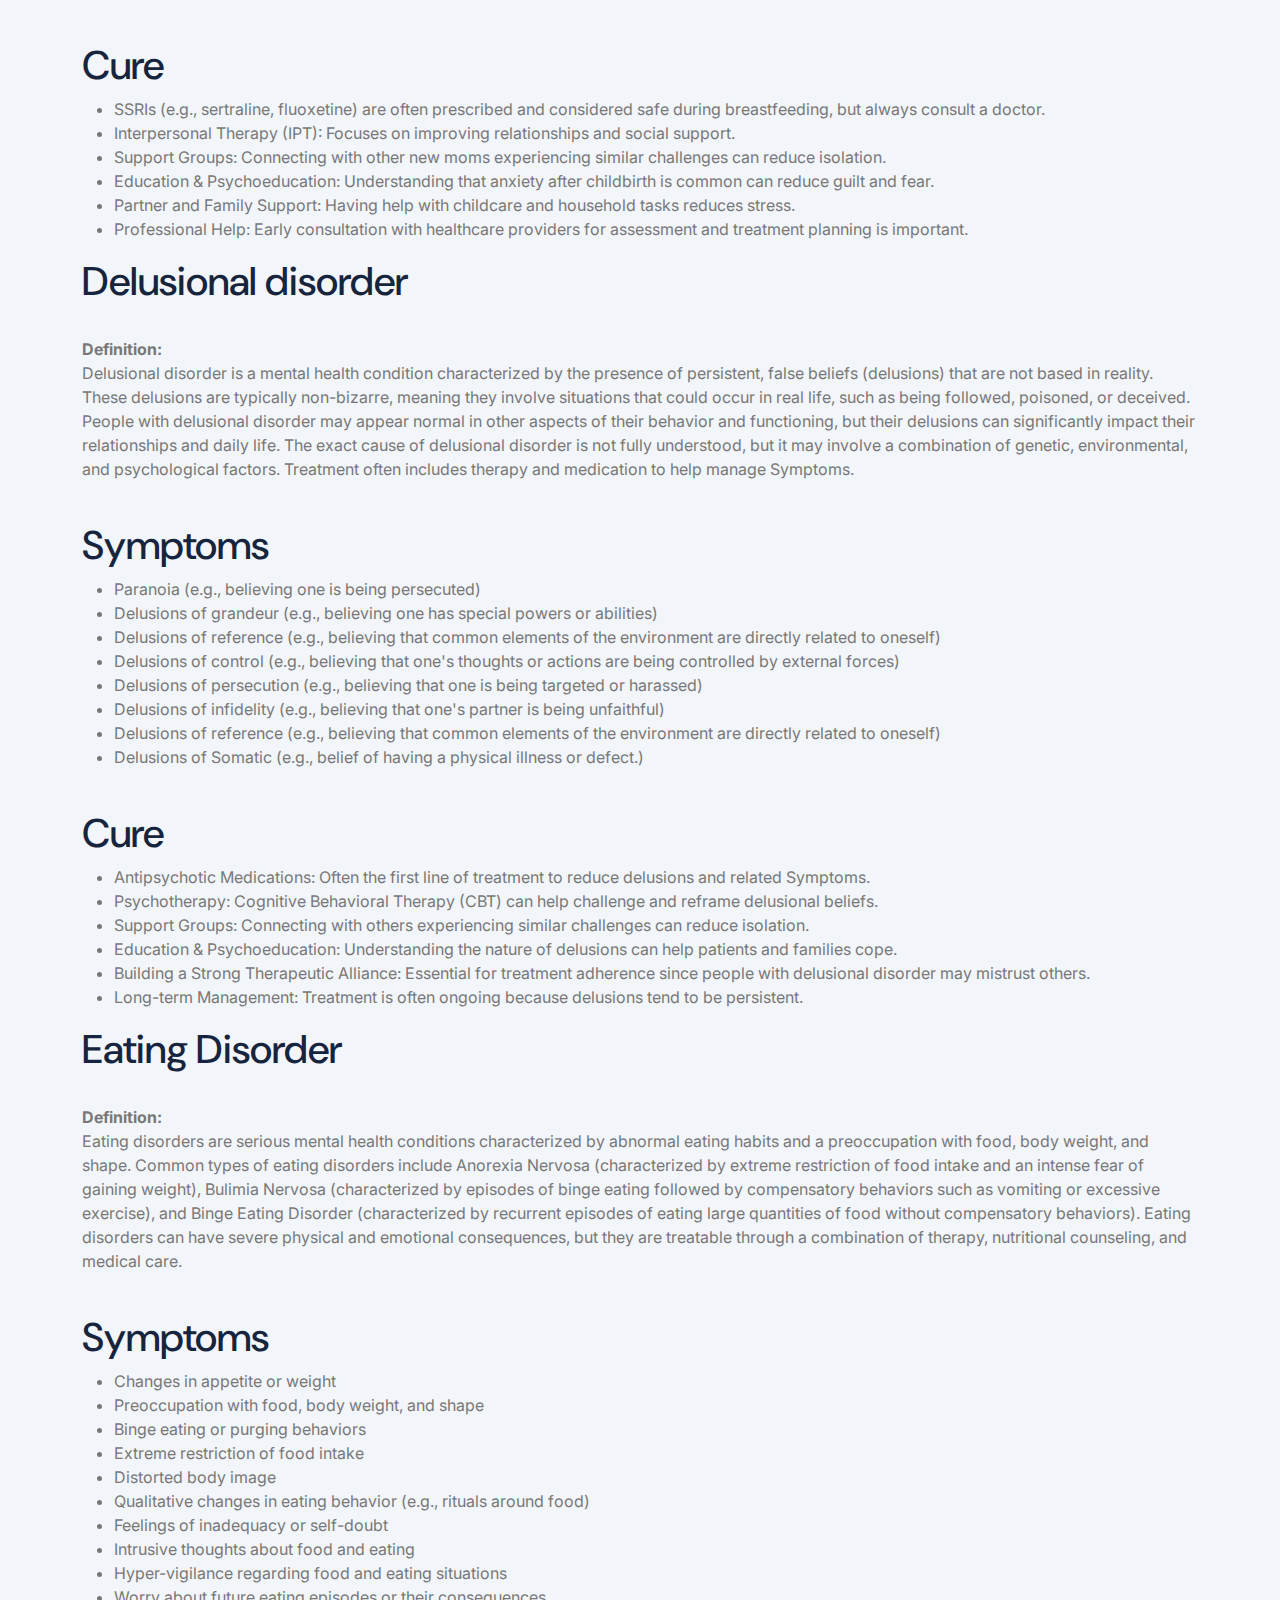
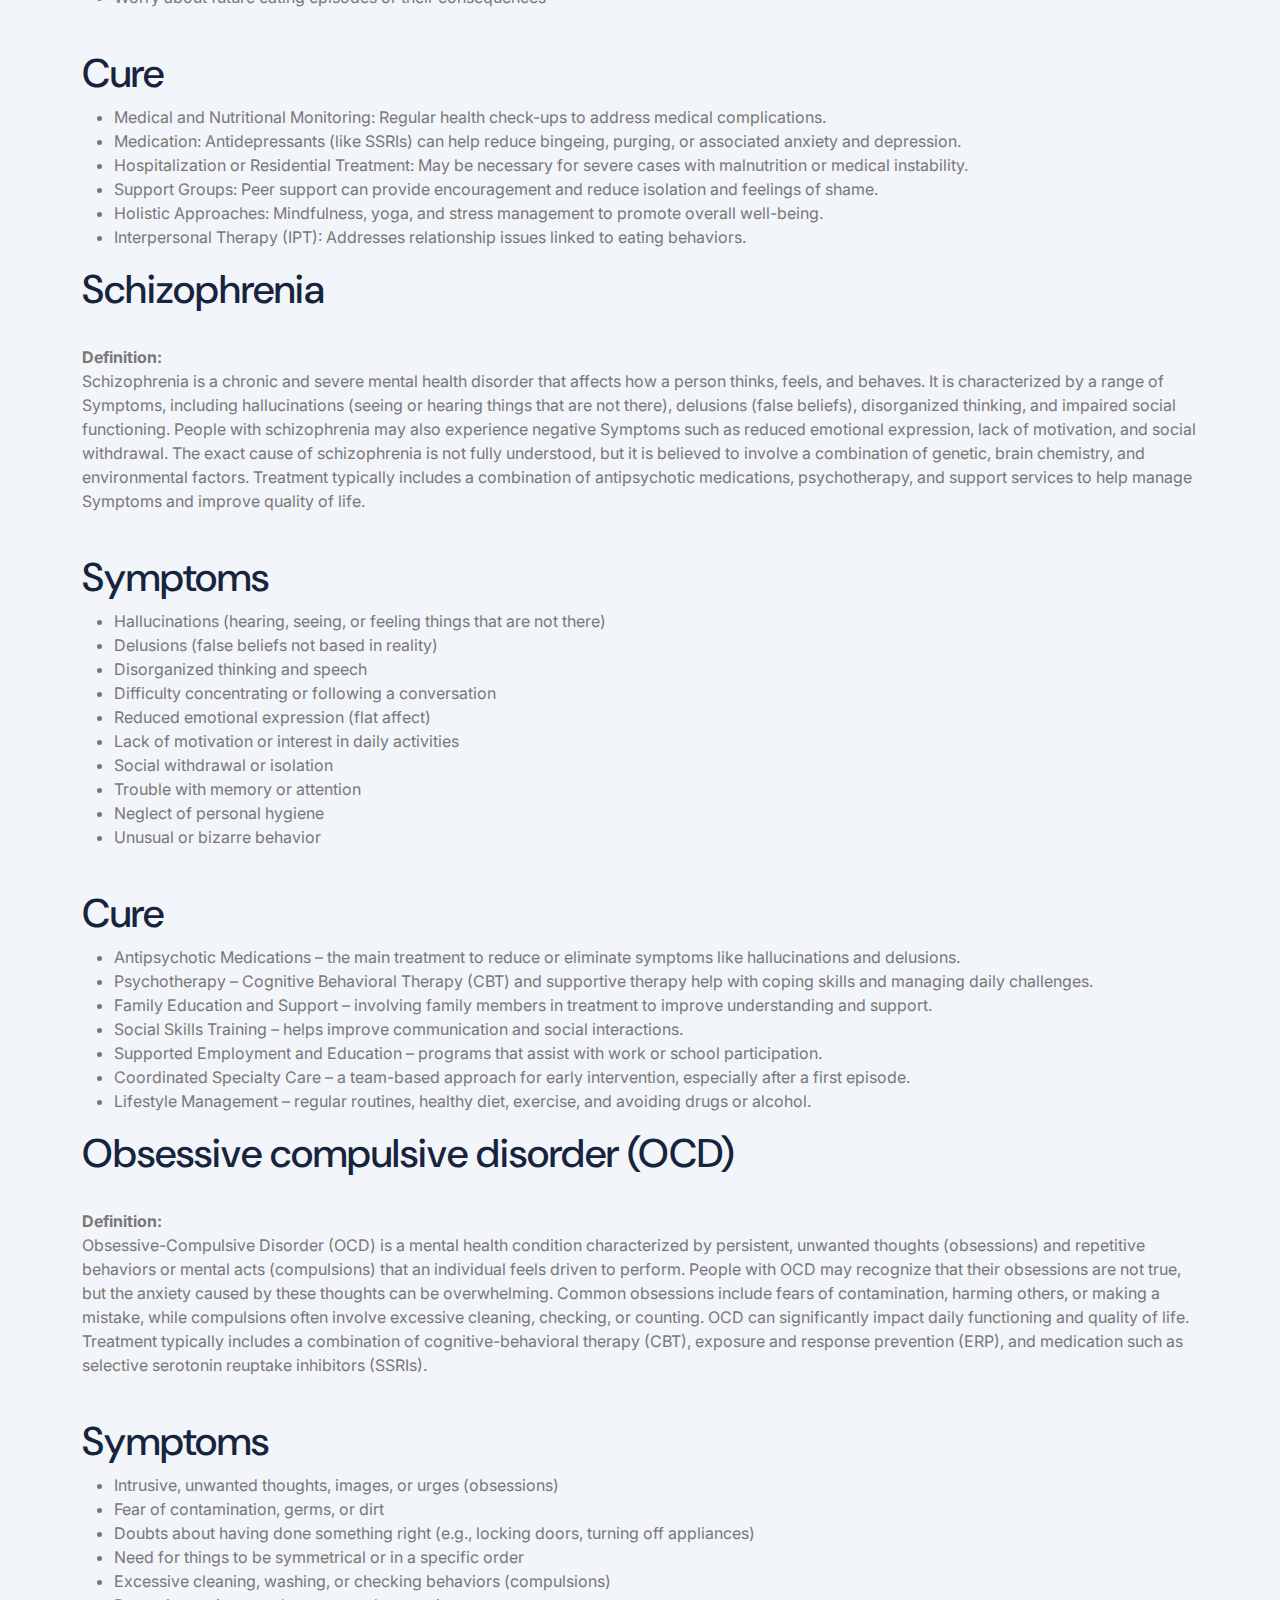
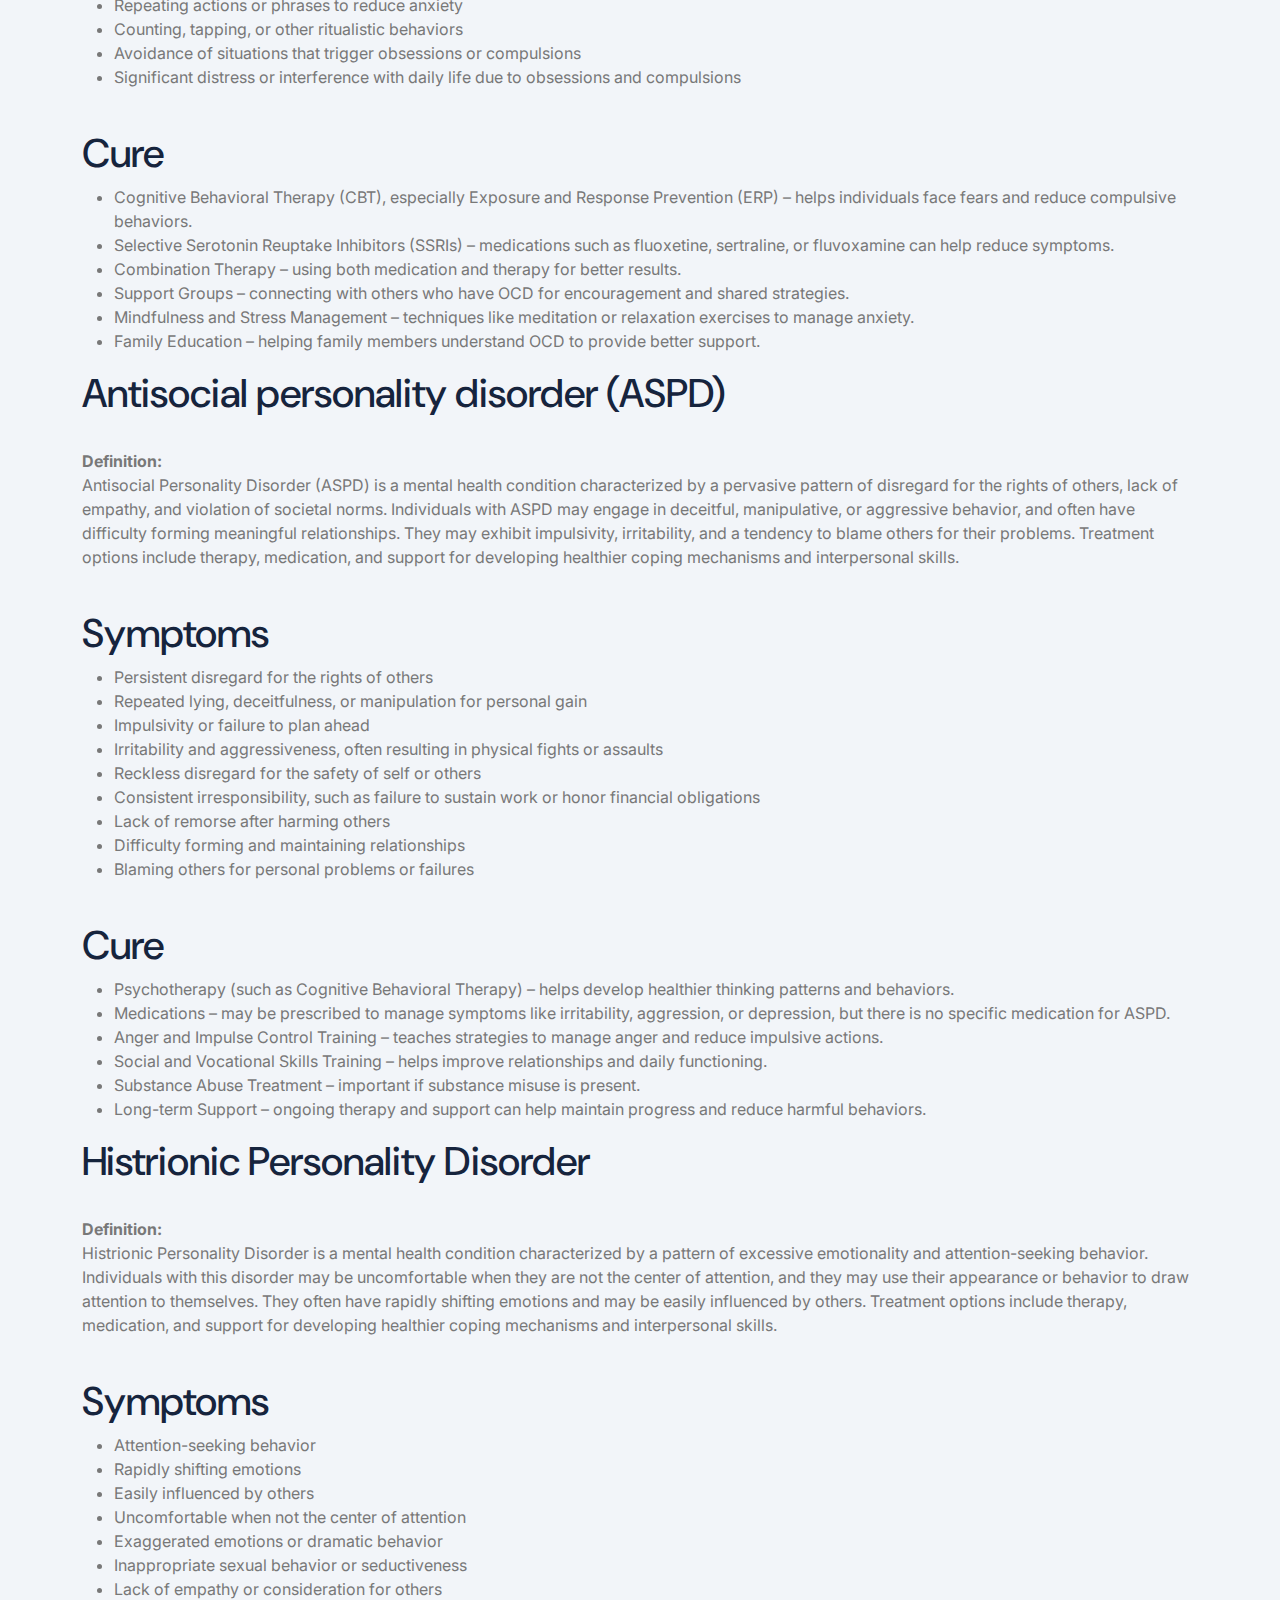
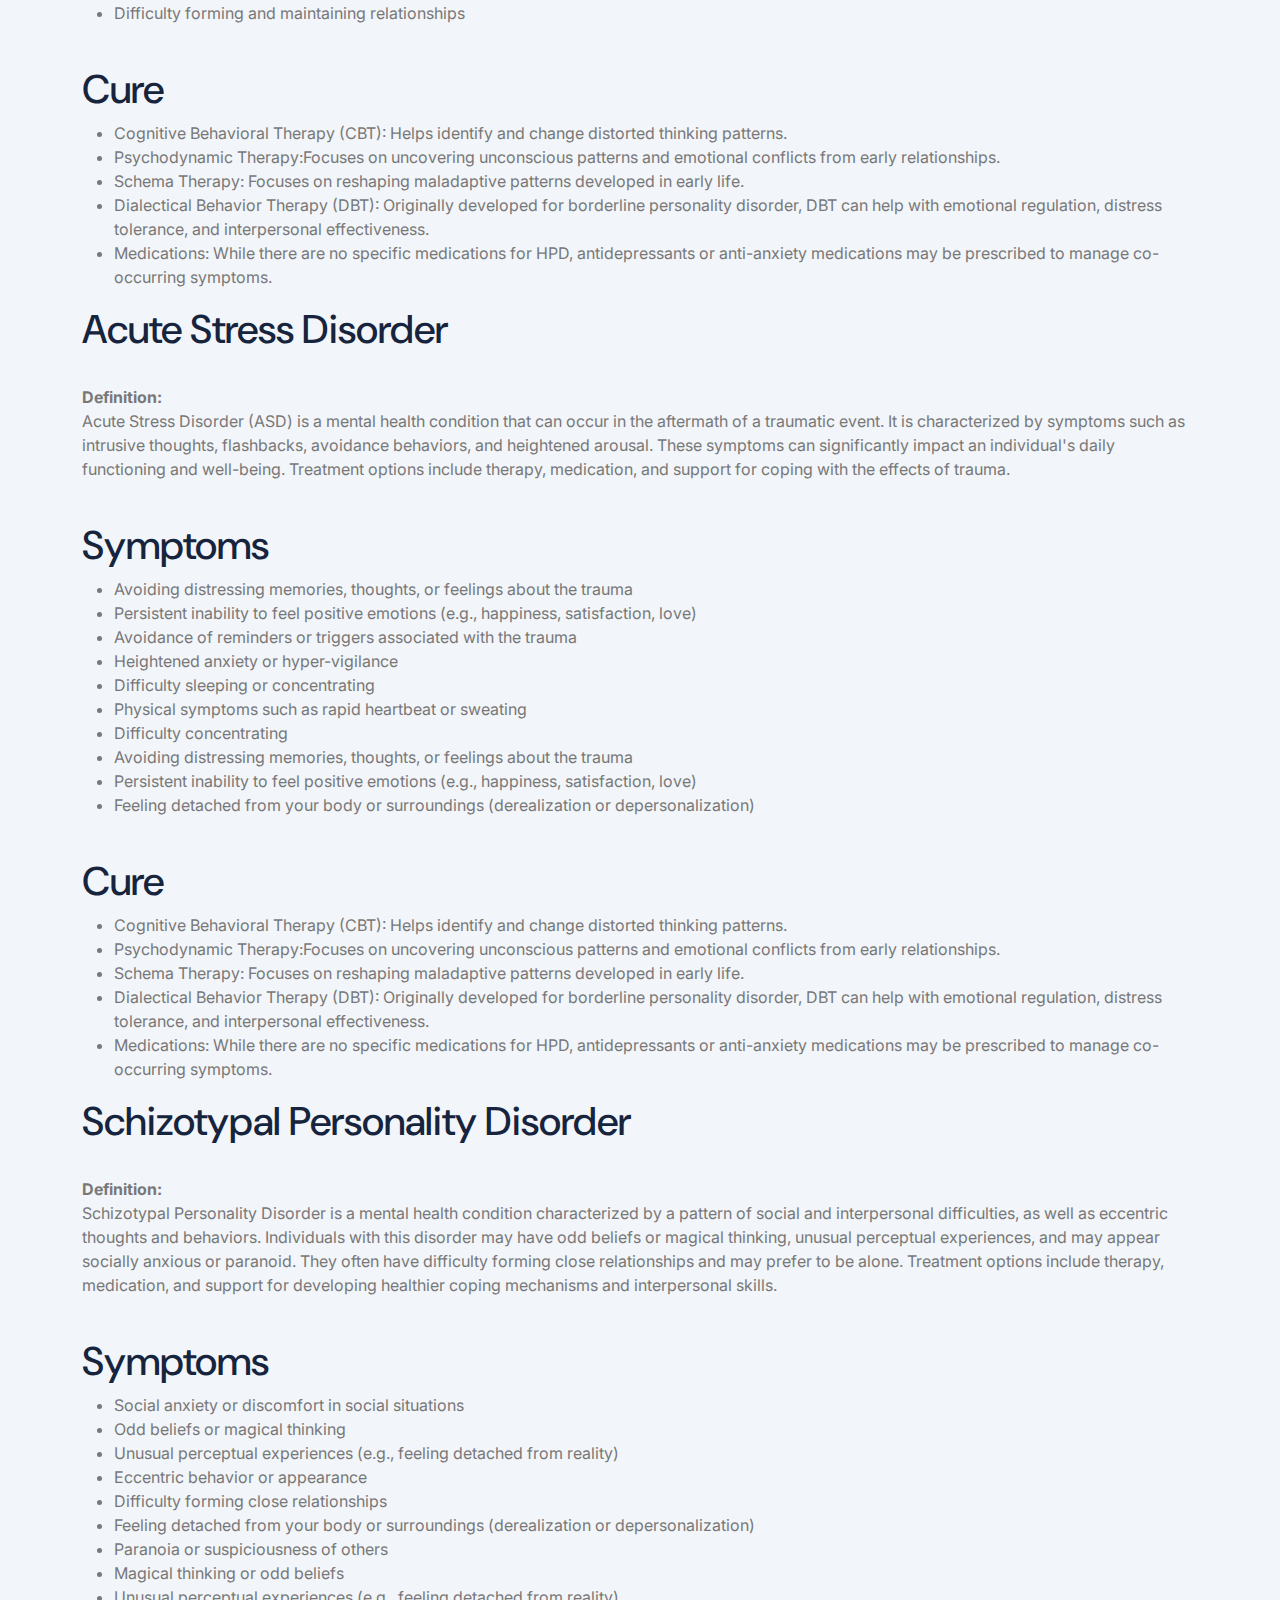
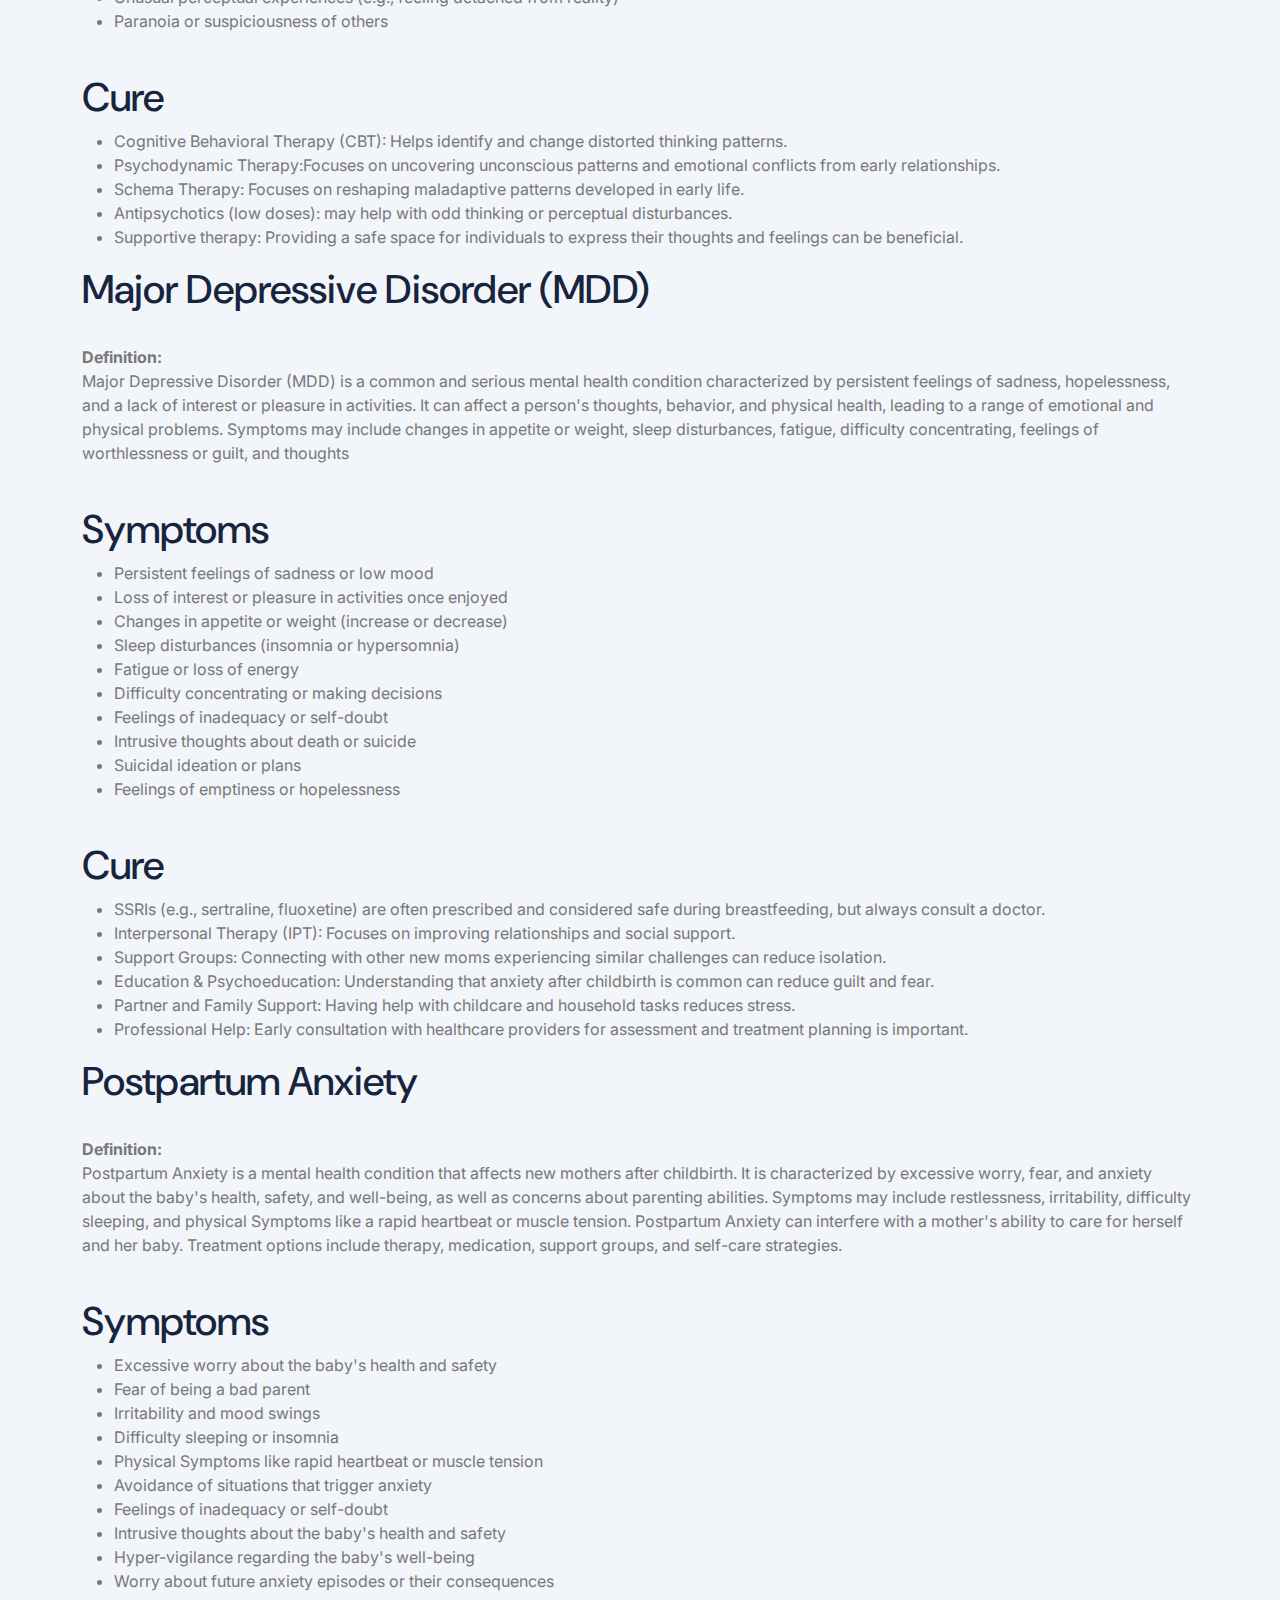
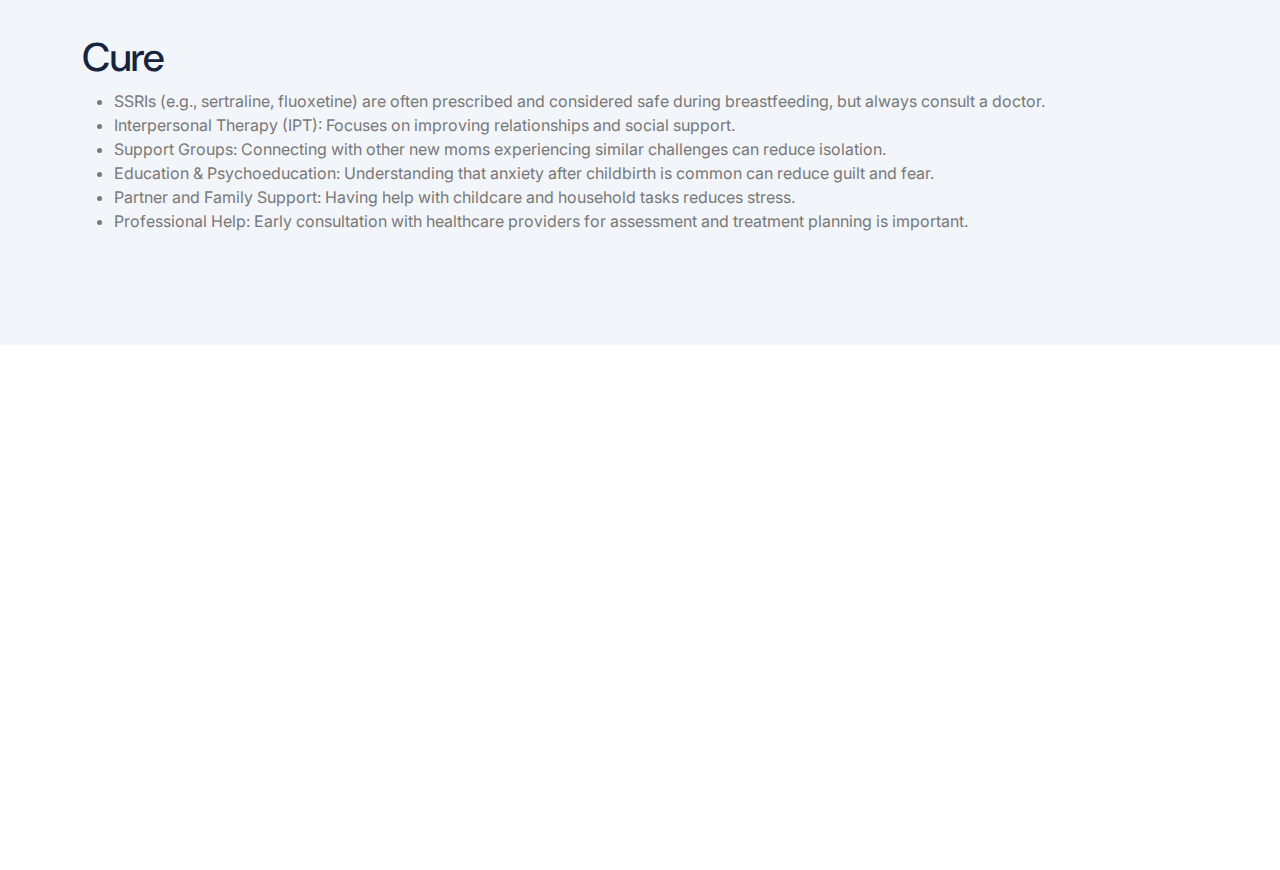
<file: disorders.html>
<!DOCTYPE html>
<html lang="en">

    <head>
        <meta charset="utf-8">
        <title>InnerNest</title>
        <meta content="width=device-width, initial-scale=1.0" name="viewport">
        <meta content="" name="keywords">
        <meta content="" name="description">

        <!-- Google Web Fonts -->
        <link rel="preconnect" href="https://fonts.googleapis.com">
        <link rel="preconnect" href="https://fonts.gstatic.com" crossorigin>
        <link href="https://fonts.googleapis.com/css2?family=DM+Sans:ital,opsz,wght@0,9..40,100..1000;1,9..40,100..1000&family=Inter:slnt,wght@-10..0,100..900&display=swap" rel="stylesheet">

        <!-- Icon Font Stylesheet -->
        <link rel="stylesheet" href="https://use.fontawesome.com/releases/v5.15.4/css/all.css"/>
        <link href="https://cdn.jsdelivr.net/npm/bootstrap-icons@1.4.1/font/bootstrap-icons.css" rel="stylesheet">

        <!-- Libraries Stylesheet -->
        <link rel="stylesheet" href="lib/animate/animate.min.css"/>
        <link href="lib/lightbox/css/lightbox.min.css" rel="stylesheet">
        <link href="lib/owlcarousel/assets/owl.carousel.min.css" rel="stylesheet">


        <!-- Customized Bootstrap Stylesheet -->
        <link href="css/bootstrap.min.css" rel="stylesheet">

        <!-- Template Stylesheet -->
        <link href="css/style.css" rel="stylesheet">
    </head>

    <body>

        <!-- Spinner Start -->
        <div id="spinner" class="show bg-white position-fixed translate-middle w-100 vh-100 top-50 start-50 d-flex align-items-center justify-content-center">
            <div class="spinner-border text-primary" style="width: 3rem; height: 3rem;" role="status">
                <span class="sr-only">Loading...</span>
            </div>
        </div>
        <!-- Spinner End -->

        <!-- Topbar Start -->
        <div class="container-fluid topbar px-0 px-lg-4 bg-light py-2 d-none d-lg-block">
            <div class="container">
                <div class="row gx-0 align-items-center">
                    
                    <div class="col-lg-4 text-center text-lg-end">
                        
                    </div>
                </div>
            </div>
        </div>
        <!-- Topbar End -->

        <!-- Navbar & Hero Start -->
        <div class="container-fluid nav-bar px-0 px-lg-4 py-lg-0">
            <div class="container">
                <nav class="navbar navbar-expand-lg navbar-light"> 
                    <a href="#" class="navbar-brand p-0">
                        <h1 class="text-primary mb-0"><i class="fab fa-slack me-2"></i> InnerNest</h1>
                    </a>
                    <button class="navbar-toggler" type="button" data-bs-toggle="collapse" data-bs-target="#navbarCollapse">
                        <span class="fa fa-bars"></span>
                    </button>
                    <div class="collapse navbar-collapse" id="navbarCollapse">
                        <div class="navbar-nav mx-0 mx-lg-auto">
                            <a href="index.html" class="nav-item nav-link">Home</a>
                            <a href="resources.html" class="nav-item nav-link">Resources</a>
                            <a href="blog.html" class="nav-item nav-link">Blog</a>
                            <a href="disorders.html" class="nav-item nav-link">More</a>
                            <div class="nav-btn px-3">
                                <button class="btn-search btn btn-primary btn-md-square rounded-circle flex-shrink-0" data-bs-toggle="modal" data-bs-target="#searchModal"><i class="fas fa-search"></i></button>
                            </div>
                            
                        </div>
                        <div class="nav-btn px-3">
                            <a href="contact.html" class="btn btn-primary rounded-pill py-2 px-4 ms-3 flex-shrink-0"> Book appointment</a>
                        </div>
                    </div>
                    <div class="modal fade" id="searchModal" tabindex="-1" aria-labelledby="exampleModalLabel" aria-hidden="true">
                    <div class="modal-dialog modal-fullscreen">
                        <div class="modal-content rounded-0">
                            <div class="modal-header">
                                <h5 class="modal-title" id="exampleModalLabel">Search by keyword</h5>
                                <button type="button" class="btn-close" data-bs-dismiss="modal" aria-label="Close"></button>
                            </div>
                            <div class="modal-body d-flex align-items-center bg-primary">
                                <div class="input-group w-75 mx-auto d-flex">
                                    <input type="search" class="form-control p-3" placeholder="keywords" aria-describedby="search-icon-1">
                                    <span id="search-icon-1" class="btn bg-light border nput-group-text p-3"><i class="fa fa-search"></i></span>
                                </div>
                            </div>
                        </div>
                    </div>
                    <div class="d-none d-xl-flex flex-shrink-0 ps-4">
                        <a href="chatbot.html" class="btn btn-light btn-lg-square rounded-circle position-relative wow tada" data-wow-delay=".9s">
                            <i class="fa fa-phone-alt fa-2x"></i>
                            <div class="position-absolute" style="top: 7px; right: 12px;">
                                <span><i class="fa fa-comment-dots text-secondary"></i></span>
                            </div>
                        </a>
                    </div>
                </nav>
            </div>
        </div>

        

        <!-- Feature Start -->
        <div class="container-fluid feature bg-light py-5">
            <div class="container py-5">
                <div class="text-center mx-auto pb-5 wow fadeInUp" data-wow-delay="0.2s" style="max-width: 800px;">
                    <h4 class="text-primary">Our Features</h4>
                    <h1 class="display-4 mb-4">Caring for your mind builds a stronger tomorrow</h1>
                    <p class="mb-0">Taking care of your mental health isn’t just about feeling better today — it’s an investment in your future. When you prioritize your emotional well-being, you build resilience, improve relationships, and unlock your full potential. A healthy mind lays the foundation for a brighter, more balanced life ahead.
                    </p>
                </div>
                <div class="row g-4" id="d_container">
                    <div>
                        <h1 id="an_title" id = "anxiety">Anixety</h1>
                    </div>
                    <div id="definition">
                    <b>Definition: </b><p> Anxiety is a feeling of worry or fear about future events or uncertain situations. It is a natural response that helps people stay alert and prepared. However, when anxiety becomes intense or happens too often, it can interfere with daily life. People with anxiety may experience Symptoms like restlessness, rapid heartbeat, or difficulty concentrating. Managing anxiety often involves relaxation techniques, therapy, or medication.
</p>
                    </div>
                    <div id="Symptoms">
                        <h1 id="sy_title">Symptoms</h1>

                        <ul>
                            <li id="list">Constant worry or fear</li>
                            <li id="list">Restlessness or feeling "on edge"</li>
                            <li id="list">Rapid heartbeat</li>
                            <li id="list">Shortness of breath</li>
                            <li id="list">Trouble concentrating</li>
                            <li id="list">Sweating or trembling</li>
                            <li id="list">Difficulty sleeping</li>
                            <li id="list">Upset stomach or nausea</li>
                        </ul>
                    </div>
                    <div id="cure">
                        <h1 id="cu_title">Cure</h1>
                        <ul>
                            <li id="list">Cognitive Behavioral Therapy (CBT) – helps change negative thought patterns</li>
                            <li id="list">Exposure Therapy – gradually facing fears in a controlled way</li>
                            <li id="list">Medication – such as antidepressants or anti-anxiety drugs</li>
                            <li id="list">Support Groups or Counseling – sharing experiences and gaining support</li>
                            <li id="list">Lifestyle Changes – regular exercise, healthy diet, and sufficient sleep</li>

                        </ul>
                    </div>
                    
                    
                </div>
                <div class="row g-4" id="d_container" >
                    <div>
                        <h1 id="an_title" id = "depression" >Depression</h1>
                    </div>
                    <div id="definition">
                    <b>Definition: </b>
                    <p>
                    Depression is a mood disorder that causes persistent feelings of sadness, hopelessness, and loss of interest in activities. It can affect how you think, feel, and handle daily tasks. Symptoms may include changes in appetite or sleep, low energy, trouble concentrating, and feelings of worthlessness. Depression can be treated with therapy, medication, support from others, and healthy lifestyle changes.
                    </p>
                    </p>
                    </div>
                    <div id="Symptoms">
                        <h1 id="sy_title">Symptoms</h1>

                        <ul>
                            <li id="list">Persistent sadness or low mood</li>
                            <li id="list">Loss of interest or pleasure in activities</li>
                            <li id="list">Changes in appetite or weight</li>
                            <li id="list">Fatigue or low energy</li>
                            <li id="list">Feelings of worthlessness or guilt</li>
                            <li id="list">Difficulty concentrating or making decisions</li>
                            <li id="list">Thoughts of self-harm or suicide</li>
                            <li id="list">Restlessness or feeling "on edge"</li>
                        </ul>
                    </div>
                    <div id="cure">
                        <h1 id="cu_title">Cure</h1>
                        <ul>
                            <li id="list">Cognitive Behavioral Therapy (CBT) – helps identify and change negative thought patterns</li>
                            <li id="list">Medication – such as antidepressants prescribed by a doctor</li>
                            <li id="list">Talk Therapy or Counseling – working with a mental health professional</li>
                            <li id="list">Support Groups – connecting with others who understand</li>
                            <li id="list">Lifestyle Changes – regular exercise, healthy eating, and good sleep habits</li>
                            <li id="list">Mindfulness and Stress Reduction – practices like meditation or yoga</li>

                        </ul>
                    </div>
                    
                    
                </div>
                    <div class="row g-4" id="d_container" >
                    <div>
                        <h1 id="an_title" id = "bi_polar">Bi-Polar disorder</h1>
                    </div>
                    <div id="definition">
                    <b>Definition: </b>
                    <p>
                    Bi-Polar disorder is a mental health condition characterized by extreme mood swings, including emotional highs (mania or hypomania) and lows (depression). These mood swings can affect sleep, energy, activity, judgment, behavior, and the ability to think clearly. People with bipolar disorder may experience periods of normal mood between episodes. The exact cause is not fully understood, but genetics, brain structure, and environment may play a role. Treatment often includes a combination of medication, psychotherapy, lifestyle changes, and support from family or mental health professionals.
                    </p>
                    </p>
                    </div>
                    <div id="Symptoms">
                        <h1 id="sy_title">Symptoms</h1>

                        <ul>
                            <li id="list">Mood swings ranging from depressive lows to manic highs</li>
                            <li id="list">Periods of intense energy, euphoria, or irritability</li>
                            <li id="list">Decreased need for sleep during manic episodes</li>
                            <li id="list">Racing thoughts or rapid speech</li>
                            <li id="list">Impulsive or risky behavior</li>
                            <li id="list">Feelings of hopelessness or worthlessness during depressive episodes</li>
                            <li id="list">Difficulty concentrating or making decisions</li>
                            <li id="list">Thoughts of self-harm or suicide</li>
                        </ul>
                    </div>
                    <div id="cure">
                        <h1 id="cu_title">Cure</h1>
                        <ul>
                            <li id="list">Mood Stabilizers – medications that help control mood swings</li>
                            <li id="list">Antipsychotic Medications – used to manage Symptoms during manic episodes</li>
                            <li id="list">Psychotherapy – talk therapy to help manage the disorder</li>
                            <li id="list">Support Groups – connecting with others who understand</li>
                            <li id="list">Lifestyle Changes – regular exercise, healthy eating, and good sleep habits</li>
                            <li id="list">Mindfulness and Stress Reduction – practices like meditation or yoga</li>

                        </ul>
                    </div>
                  </div>
                    <div class="row g-4" id="d_container">
                    <div>
                        <h1 id="an_title" id = "ptsd">Post traumatic stress disorder (PTSD)</h1>
                    </div>
                    <div id="definition">
                    <b>Definition: </b>
                    <p>
                    Post-Traumatic Stress Disorder (PTSD) is a mental health condition that can develop after experiencing or witnessing a traumatic event, such as a serious accident, natural disaster, combat, or personal assault. People with PTSD may have intense, disturbing thoughts and feelings related to their experience that last long after the traumatic event has ended. They may relive the event through flashbacks or nightmares, feel emotionally numb, and avoid situations that remind them of the trauma. PTSD can affect daily life and relationships, but it can be treated with therapy, medication, and support from loved ones.
                    </p>
                    </p>
                    </div>
                    <div id="Symptoms">
                        <h1 id="sy_title">Symptoms</h1>

                        <ul>
                            <li id="list">Flashbacks or reliving the traumatic event</li>
                            <li id="list">Nightmares or distressing dreams</li>
                            <li id="list">Avoidance of places, people, or activities that are reminders of the trauma</li>
                            <li id="list">Feeling emotionally numb or detached from others</li>
                            <li id="list">Being easily startled or feeling tense</li>
                            <li id="list">Difficulty sleeping or concentrating</li>
                            <li id="list">Irritability or angry outbursts</li>
                        </ul>
                    </div>
                    <div id="cure">
                        <h1 id="cu_title">Cure</h1>
                        <ul>
                            <li id="list">Trauma-focused Cognitive Behavioral Therapy (TF-CBT)Helps patients process and reframe traumatic memories.</li>
                            <li id="list">Eye Movement Desensitization and Reprocessing (EMDR) – a therapy that helps process and integrate traumatic memories.</li>
                            <li id="list">Exposure Therapy Gradual and controlled exposure to trauma-related triggers to reduce fear.</li>
                            <li id="list">Support Groups – connecting with others who understand</li>
                            <li id="list">Stress Inoculation Training – Teaches coping skills to reduce PTSD Symptoms.</li>
                            <li id="list">Emerging Treatments – Research is ongoing into things like psychedelic-assisted therapy and neurofeedback.</li>

                        </ul>
                    </div>
                  </div>
                   <div class="row g-4" id="d_container" id = "anixety">
                    <div>
                        <h1 id="an_title" id = "panic_disorder">Panic Disorder</h1>
                    </div>
                    <div id="definition">
                    <b>Definition: </b>
                            <p>

                                Panic Disorder is a mental health condition characterized by recurrent and unexpected panic attacks, which are sudden periods of intense fear or discomfort. These attacks can trigger severe physical reactions, including heart palpitations, shortness of breath, dizziness, and abdominal distress. People with Panic Disorder often worry about when the next attack will occur and may avoid situations where they fear an attack might happen. This can lead to significant changes in behavior and lifestyle, impacting daily functioning and quality of life. Treatment options include therapy, medication, and lifestyle changes.
                    </p>
                    </p>
                    </div>
                    <div id="Symptoms">
                        <h1 id="sy_title">Symptoms</h1>

                        <ul>
                            <li id="list">Sudden and intense episodes of fear or discomfort (panic attacks)</li>
                            <li id="list">Heart palpitations or accelerated heart rate</li>
                            <li id="list">Shortness of breath or a feeling of being smothered</li>
                            <li id="list">Chest pain or discomfort</li>
                            <li id="list">Dizziness, lightheadedness, or feeling faint</li>
                            <li id="list">Sweating or chills</li>
                            <li id="list">Nausea or abdominal distress</li>
                            <li id="list">Fear of losing control or "going crazy"</li>
                            <li id="list">Fear of dying during an attack</li>
                            <li id="list">Worry about future panic attacks or their consequences</li>
                        </ul>
                    </div>
                    <div id="cure">
                        <h1 id="cu_title">Cure</h1>
                        <ul>
                            <li id="list">Cognitive Behavioral Therapy (CBT) – a type of talk therapy that helps patients identify and change negative thought patterns and behaviors.</li>
                            <li id="list">Medications - Selective Serotonin Reuptake Inhibitors (SSRIs) (e.g., fluoxetine, sertraline)</li>
                            <li id="list">Exposure Therapy – Gradual and controlled exposure to trauma-related triggers to reduce fear.</li>
                            <li id="list">Benzodiazepines (short-term use due to dependence risk)</li>
                            <li id="list">Relaxation Techniques – Deep breathing, progressive muscle relaxation, and mindfulness to calm the nervous system.</li>
                            <li id="list">Lifestyle Changes – Regular exercise, good sleep hygiene, reducing caffeine and alcohol intake.</li>

                        </ul>
                    </div>
                  </div>
                   <div class="row g-4" id="d_container" id = "anixety">
                    <div>
                        <h1 id="an_title" id = "postpartum">Postpartum Anxiety</h1>
                    </div>
                    <div id="definition">
                    <b>Definition: </b>
                            <p>

                                Postpartum Anxiety is a mental health condition that affects new mothers after childbirth. It is characterized by excessive worry, fear, and anxiety about the baby's health, safety, and well-being, as well as concerns about parenting abilities. Symptoms may include restlessness, irritability, difficulty sleeping, and physical Symptoms like a rapid heartbeat or muscle tension. Postpartum Anxiety can interfere with a mother's ability to care for herself and her baby. Treatment options include therapy, medication, support groups, and self-care strategies.    
                    </p>
                    </p>
                    </div>
                    <div id="Symptoms">
                        <h1 id="sy_title">Symptoms</h1>

                        <ul>
                            <li id="list">Excessive worry about the baby's health and safety</li>
                            <li id="list">Fear of being a bad parent</li>
                            <li id="list">Irritability and mood swings</li>
                            <li id="list">Difficulty sleeping or insomnia</li>
                            <li id="list">Physical Symptoms like rapid heartbeat or muscle tension</li>
                            <li id="list">Avoidance of situations that trigger anxiety</li>
                            <li id="list">Feelings of inadequacy or self-doubt</li>
                            <li id="list">Intrusive thoughts about the baby's health and safety</li>
                            <li id="list">Hyper-vigilance regarding the baby's well-being</li>
                            <li id="list">Worry about future anxiety episodes or their consequences</li>
                        </ul>
                    </div>
                    <div id="cure">
                        <h1 id="cu_title">Cure</h1>
                        <ul>
                            <li id="list">SSRIs (e.g., sertraline, fluoxetine) are often prescribed and considered safe during breastfeeding, but always consult a doctor.</li>
                            <li id="list">Interpersonal Therapy (IPT): Focuses on improving relationships and social support.</li>
                            <li id="list">Support Groups: Connecting with other new moms experiencing similar challenges can reduce isolation.</li>
                            <li id="list">Education & Psychoeducation: Understanding that anxiety after childbirth is common can reduce guilt and fear.</li>
                            <li id="list">Partner and Family Support: Having help with childcare and household tasks reduces stress.</li>
                            <li id="list">Professional Help: Early consultation with healthcare providers for assessment and treatment planning is important.</li>

                        </ul>
                    </div>
                  </div>
                    <div class="row g-4" id="d_container" id = "anixety">
                    <div>
                        <h1  id="an_title" id = "delusional_disorder">Delusional disorder</h1>
                    </div>
                    <div id="definition">
                    <b>Definition: </b>
                            <p>

                                Delusional disorder is a mental health condition characterized by the presence of persistent, false beliefs (delusions) that are not based in reality. These delusions are typically non-bizarre, meaning they involve situations that could occur in real life, such as being followed, poisoned, or deceived. People with delusional disorder may appear normal in other aspects of their behavior and functioning, but their delusions can significantly impact their relationships and daily life. The exact cause of delusional disorder is not fully understood, but it may involve a combination of genetic, environmental, and psychological factors. Treatment often includes therapy and medication to help manage Symptoms.
                    </p>
                    </div>
                    <div id="Symptoms">
                        <h1 id="sy_title">Symptoms</h1>

                        <ul>
                            <li id="list">Paranoia (e.g., believing one is being persecuted)</li>
                            <li id="list">Delusions of grandeur (e.g., believing one has special powers or abilities)</li>
                            <li id="list">Delusions of reference (e.g., believing that common elements of the environment are directly related to oneself)</li>
                            <li id="list">Delusions of control (e.g., believing that one's thoughts or actions are being controlled by external forces)</li>
                            <li id="list">Delusions of persecution (e.g., believing that one is being targeted or harassed)</li>
                            <li id="list">Delusions of infidelity (e.g., believing that one's partner is being unfaithful)</li>
                            <li id="list">Delusions of reference (e.g., believing that common elements of the environment are directly related to oneself)</li>
                            <li id="list">Delusions of Somatic (e.g., belief of having a physical illness or defect.)</li>
                        </ul>
                    </div>
                    <div id="cure">
                        <h1 id="cu_title">Cure</h1>
                        <ul>
                            <li id="list">Antipsychotic Medications: Often the first line of treatment to reduce delusions and related Symptoms.</li>
                            <li id="list">Psychotherapy: Cognitive Behavioral Therapy (CBT) can help challenge and reframe delusional beliefs.</li>
                            <li id="list">Support Groups: Connecting with others experiencing similar challenges can reduce isolation.</li>
                            <li id="list">Education & Psychoeducation: Understanding the nature of delusions can help patients and families cope.</li>
                            <li id="list">Building a Strong Therapeutic Alliance: Essential for treatment adherence since people with delusional disorder may mistrust others.</li>
                            <li id="list">Long-term Management: Treatment is often ongoing because delusions tend to be persistent.</li>

                        </ul>
                    </div>
                  </div>
                    <div class="row g-4" id="d_container" id = "anixety">
                    <div>
                        <h1 id = "eating_disorder" id="an_title">Eating Disorder</h1>
                    </div>
                    <div id="definition">
                    <b>Definition: </b>
                            <p>

                                Eating disorders are serious mental health conditions characterized by abnormal eating habits and a preoccupation with food, body weight, and shape. Common types of eating disorders include Anorexia Nervosa (characterized by extreme restriction of food intake and an intense fear of gaining weight), Bulimia Nervosa (characterized by episodes of binge eating followed by compensatory behaviors such as vomiting or excessive exercise), and Binge Eating Disorder (characterized by recurrent episodes of eating large quantities of food without compensatory behaviors). Eating disorders can have severe physical and emotional consequences, but they are treatable through a combination of therapy, nutritional counseling, and medical care.
                    </p>
                    </p>
                    </div>
                    <div id="Symptoms">
                        <h1 id="sy_title">Symptoms</h1>

                        <ul>
                            <li id="list">Changes in appetite or weight</li>
                            <li id="list">Preoccupation with food, body weight, and shape</li>
                            <li id="list">Binge eating or purging behaviors</li>
                            <li id="list">Extreme restriction of food intake</li>
                            <li id="list">Distorted body image</li>
                            <li id="list">Qualitative changes in eating behavior (e.g., rituals around food)</li>
                            <li id="list">Feelings of inadequacy or self-doubt</li>
                            <li id="list">Intrusive thoughts about food and eating</li>
                            <li id="list">Hyper-vigilance regarding food and eating situations</li>
                            <li id="list">Worry about future eating episodes or their consequences</li>
                        </ul>
                    </div>
                    <div id="cure">
                        <h1 id="cu_title">Cure</h1>
                        <ul>
                            <li id="list">Medical and Nutritional Monitoring: Regular health check-ups to address medical complications.</li>
                            <li id="list">Medication: Antidepressants (like SSRIs) can help reduce bingeing, purging, or associated anxiety and depression.</li>
                            <li id="list">Hospitalization or Residential Treatment: May be necessary for severe cases with malnutrition or medical instability.</li>
                            <li id="list">Support Groups: Peer support can provide encouragement and reduce isolation and feelings of shame.</li>
                            <li id="list">Holistic Approaches: Mindfulness, yoga, and stress management to promote overall well-being.</li>
                            <li id="list">Interpersonal Therapy (IPT): Addresses relationship issues linked to eating behaviors.</li>

                        </ul>
                    </div>
                  </div>
                    <div class="row g-4" id="d_container" id = "anixety">
                    <div>
                        <h1 id="an_title">Schizophrenia</h1>
                    </div>
                    <div id="definition">
                    <b>Definition: </b>
                            <p>

                                   Schizophrenia is a chronic and severe mental health disorder that affects how a person thinks, feels, and behaves. It is characterized by a range of Symptoms, including hallucinations (seeing or hearing things that are not there), delusions (false beliefs), disorganized thinking, and impaired social functioning. People with schizophrenia may also experience negative Symptoms such as reduced emotional expression, lack of motivation, and social withdrawal. The exact cause of schizophrenia is not fully understood, but it is believed to involve a combination of genetic, brain chemistry, and environmental factors. Treatment typically includes a combination of antipsychotic medications, psychotherapy, and support services to help manage Symptoms and improve quality of life.  
                    </p>
                    </p>
                    </div>
                    <div id="Symptoms">
                        <h1 id="sy_title">Symptoms</h1>

                        <ul>
                            <li id="list">Hallucinations (hearing, seeing, or feeling things that are not there)</li>
                            <li id="list">Delusions (false beliefs not based in reality)</li>
                            <li id="list">Disorganized thinking and speech</li>
                            <li id="list">Difficulty concentrating or following a conversation</li>
                            <li id="list">Reduced emotional expression (flat affect)</li>
                            <li id="list">Lack of motivation or interest in daily activities</li>
                            <li id="list">Social withdrawal or isolation</li>
                            <li id="list">Trouble with memory or attention</li>
                            <li id="list">Neglect of personal hygiene</li>
                            <li id="list">Unusual or bizarre behavior</li>
                        </ul>
                    </div>
                    <div id="cure">
                        <h1 id="cu_title">Cure</h1>
                        <ul>
                            <li id="list">Antipsychotic Medications – the main treatment to reduce or eliminate symptoms like hallucinations and delusions.</li>
                            <li id="list">Psychotherapy – Cognitive Behavioral Therapy (CBT) and supportive therapy help with coping skills and managing daily challenges.</li>
                            <li id="list">Family Education and Support – involving family members in treatment to improve understanding and support.</li>
                            <li id="list">Social Skills Training – helps improve communication and social interactions.</li>
                            <li id="list">Supported Employment and Education – programs that assist with work or school participation.</li>
                            <li id="list">Coordinated Specialty Care – a team-based approach for early intervention, especially after a first episode.</li>
                            <li id="list">Lifestyle Management – regular routines, healthy diet, exercise, and avoiding drugs or alcohol.</li>

                        </ul>
                    </div>
                  </div>
                    <div class="row g-4" id="d_container" id = "anixety">
                    <div>
                        <h1 id="an_title">Obsessive compulsive disorder (OCD)</h1>
                    </div>
                    <div id="definition">
                    <b>Definition: </b>
                            <p>

                                Obsessive-Compulsive Disorder (OCD) is a mental health condition characterized by persistent, unwanted thoughts (obsessions) and repetitive behaviors or mental acts (compulsions) that an individual feels driven to perform. People with OCD may recognize that their obsessions are not true, but the anxiety caused by these thoughts can be overwhelming. Common obsessions include fears of contamination, harming others, or making a mistake, while compulsions often involve excessive cleaning, checking, or counting. OCD can significantly impact daily functioning and quality of life. Treatment typically includes a combination of cognitive-behavioral therapy (CBT), exposure and response prevention (ERP), and medication such as selective serotonin reuptake inhibitors (SSRIs).
                    </p>
                    </p>
                    </div>
                    <div id="Symptoms">
                        <h1 id="sy_title">Symptoms</h1>

                        <ul>
                            <li id="list">Intrusive, unwanted thoughts, images, or urges (obsessions)</li>
                            <li id="list">Fear of contamination, germs, or dirt</li>
                            <li id="list">Doubts about having done something right (e.g., locking doors, turning off appliances)</li>
                            <li id="list">Need for things to be symmetrical or in a specific order</li>
                            <li id="list">Excessive cleaning, washing, or checking behaviors (compulsions)</li>
                            <li id="list">Repeating actions or phrases to reduce anxiety</li>
                            <li id="list">Counting, tapping, or other ritualistic behaviors</li>
                            <li id="list">Avoidance of situations that trigger obsessions or compulsions</li>
                            <li id="list">Significant distress or interference with daily life due to obsessions and compulsions</li>
                        </ul>
                    </div>
                    <div id="cure">
                        <h1 id="cu_title">Cure</h1>
                        <ul>
                            <li id="list">Cognitive Behavioral Therapy (CBT), especially Exposure and Response Prevention (ERP) – helps individuals face fears and reduce compulsive behaviors.</li>
                            <li id="list">Selective Serotonin Reuptake Inhibitors (SSRIs) – medications such as fluoxetine, sertraline, or fluvoxamine can help reduce symptoms.</li>
                            <li id="list">Combination Therapy – using both medication and therapy for better results.</li>
                            <li id="list">Support Groups – connecting with others who have OCD for encouragement and shared strategies.</li>
                            <li id="list">Mindfulness and Stress Management – techniques like meditation or relaxation exercises to manage anxiety.</li>
                            <li id="list">Family Education – helping family members understand OCD to provide better support.</li>

                        </ul>
                    </div>
                  </div>
                    <div class="row g-4" id="d_container" id = "anixety">
                    <div>
                        <h1 id="an_title">Antisocial personality disorder (ASPD)</h1>
                    </div>
                    <div id="definition">
                    <b>Definition: </b>
                            <p>

                                Antisocial Personality Disorder (ASPD) is a mental health condition characterized by a pervasive pattern of disregard for the rights of others, lack of empathy, and violation of societal norms. Individuals with ASPD may engage in deceitful, manipulative, or aggressive behavior, and often have difficulty forming meaningful relationships. They may exhibit impulsivity, irritability, and a tendency to blame others for their problems. Treatment options include therapy, medication, and support for developing healthier coping mechanisms and interpersonal skills.
                    </p>
                    </p>
                    </div>
                    <div id="Symptoms">
                        <h1 id="sy_title">Symptoms</h1>

                        <ul>
                            <li id="list">Persistent disregard for the rights of others</li>
                            <li id="list">Repeated lying, deceitfulness, or manipulation for personal gain</li>
                            <li id="list">Impulsivity or failure to plan ahead</li>
                            <li id="list">Irritability and aggressiveness, often resulting in physical fights or assaults</li>
                            <li id="list">Reckless disregard for the safety of self or others</li>
                            <li id="list">Consistent irresponsibility, such as failure to sustain work or honor financial obligations</li>
                            <li id="list">Lack of remorse after harming others</li>
                            <li id="list">Difficulty forming and maintaining relationships</li>
                            <li id="list">Blaming others for personal problems or failures</li>
                        </ul>
                    </div>
                    <div id="cure">
                        <h1 id="cu_title">Cure</h1>
                        <ul>
                            <li id="list">Psychotherapy (such as Cognitive Behavioral Therapy) – helps develop healthier thinking patterns and behaviors.</li>
                            <li id="list">Medications – may be prescribed to manage symptoms like irritability, aggression, or depression, but there is no specific medication for ASPD.</li>
                            <li id="list">Anger and Impulse Control Training – teaches strategies to manage anger and reduce impulsive actions.</li>
                            <li id="list">Social and Vocational Skills Training – helps improve relationships and daily functioning.</li>
                            <li id="list">Substance Abuse Treatment – important if substance misuse is present.</li>
                            <li id="list">Long-term Support – ongoing therapy and support can help maintain progress and reduce harmful behaviors.</li>

                        </ul>
                    </div>
                  </div>
                    <div class="row g-4" id="d_container" id = "anixety">
                    <div>
                        <h1 id="an_title">Histrionic Personality Disorder</h1>
                    </div>
                    <div id="definition">
                    <b>Definition: </b>
                            <p>

                                Histrionic Personality Disorder is a mental health condition characterized by a pattern of excessive emotionality and attention-seeking behavior. Individuals with this disorder may be uncomfortable when they are not the center of attention, and they may use their appearance or behavior to draw attention to themselves. They often have rapidly shifting emotions and may be easily influenced by others. Treatment options include therapy, medication, and support for developing healthier coping mechanisms and interpersonal skills.
                    </p>
                    </p>
                    </div>
                    <div id="Symptoms">
                        <h1 id="sy_title">Symptoms</h1>

                        <ul>
                            <li id="list">Attention-seeking behavior</li>
                            <li id="list">Rapidly shifting emotions</li>
                            <li id="list">Easily influenced by others</li>
                            <li id="list">Uncomfortable when not the center of attention</li>
                            <li id="list">Exaggerated emotions or dramatic behavior</li>
                            <li id="list">Inappropriate sexual behavior or seductiveness</li>
                            <li id="list">Lack of empathy or consideration for others</li>
                            <li id="list">Difficulty forming and maintaining relationships</li>
                        </ul>
                    </div>
                    <div id="cure">
                        <h1 id="cu_title">Cure</h1>
                        <ul>
                              <li id="list">Cognitive Behavioral Therapy (CBT): Helps identify and change distorted thinking patterns.</li>
                            <li id="list">Psychodynamic Therapy:Focuses on uncovering unconscious patterns and emotional conflicts from early relationships.</li>
                            <li id="list">Schema Therapy: Focuses on reshaping maladaptive patterns developed in early life.</li>
                            <li id="list">Dialectical Behavior Therapy (DBT): Originally developed for borderline personality disorder, DBT can help with emotional regulation, distress tolerance, and interpersonal effectiveness.</li>
                            <li id="list">Medications: While there are no specific medications for HPD, antidepressants or anti-anxiety medications may be prescribed to manage co-occurring symptoms.</li>

                        </ul>
                    </div>
                  </div>
                    <div class="row g-4" id="d_container" id = "anixety">
                    <div>
                        <h1 id="an_title">Acute Stress Disorder</h1>
                    </div>
                    <div id="definition">
                    <b>Definition: </b>
                            <p>
                                Acute Stress Disorder (ASD) is a mental health condition that can occur in the aftermath of a traumatic event. It is characterized by symptoms such as intrusive thoughts, flashbacks, avoidance behaviors, and heightened arousal. These symptoms can significantly impact an individual's daily functioning and well-being. Treatment options include therapy, medication, and support for coping with the effects of trauma.
                    </p>
                    </p>
                    </div>
                    <div id="Symptoms">
                        <h1 id="sy_title">Symptoms</h1>

                        <ul>
                            <li id="list">Avoiding distressing memories, thoughts, or feelings about the trauma</li>
                            <li id="list">Persistent inability to feel positive emotions (e.g., happiness, satisfaction, love)</li>
                            <li id="list">Avoidance of reminders or triggers associated with the trauma</li>
                            <li id="list">Heightened anxiety or hyper-vigilance</li>
                            <li id="list">Difficulty sleeping or concentrating</li>
                            <li id="list">Physical symptoms such as rapid heartbeat or sweating</li>
                            <li id="list">Difficulty concentrating</li>
                            <li id="list">Avoiding distressing memories, thoughts, or feelings about the trauma</li>
                            <li id="list">Persistent inability to feel positive emotions (e.g., happiness, satisfaction, love)</li>
                            <li id="list">Feeling detached from your body or surroundings (derealization or depersonalization)</li>
                        </ul>
                    </div>
                    <div id="cure">
                        <h1 id="cu_title">Cure</h1>
                        <ul>
                            <li id="list">Cognitive Behavioral Therapy (CBT): Helps identify and change distorted thinking patterns.</li>
                            <li id="list">Psychodynamic Therapy:Focuses on uncovering unconscious patterns and emotional conflicts from early relationships.</li>
                            <li id="list">Schema Therapy: Focuses on reshaping maladaptive patterns developed in early life.</li>
                            <li id="list">Dialectical Behavior Therapy (DBT): Originally developed for borderline personality disorder, DBT can help with emotional regulation, distress tolerance, and interpersonal effectiveness.</li>
                            <li id="list">Medications: While there are no specific medications for HPD, antidepressants or anti-anxiety medications may be prescribed to manage co-occurring symptoms.</li>

                        </ul>
                    </div>
                  </div>
                    <div class="row g-4" id="d_container" id = "anixety">
                    <div>
                        <h1 id="an_title">Schizotypal Personality Disorder</h1>
                    </div>
                    <div id="definition">
                    <b>Definition: </b>
                            <p>

                                Schizotypal Personality Disorder is a mental health condition characterized by a pattern of social and interpersonal difficulties, as well as eccentric thoughts and behaviors. Individuals with this disorder may have odd beliefs or magical thinking, unusual perceptual experiences, and may appear socially anxious or paranoid. They often have difficulty forming close relationships and may prefer to be alone. Treatment options include therapy, medication, and support for developing healthier coping mechanisms and interpersonal skills.
                    </p>
                    </p>
                    </div>
                    <div id="Symptoms">
                        <h1 id="sy_title">Symptoms</h1>

                        <ul>
                            <li id="list">Social anxiety or discomfort in social situations</li>
                            <li id="list">Odd beliefs or magical thinking</li>
                            <li id="list">Unusual perceptual experiences (e.g., feeling detached from reality)</li>
                            <li id="list">Eccentric behavior or appearance</li>
                            <li id="list">Difficulty forming close relationships</li>
                            <li id="list">Feeling detached from your body or surroundings (derealization or depersonalization)</li>
                            <li id="list">Paranoia or suspiciousness of others</li>
                            <li id="list">Magical thinking or odd beliefs</li>
                            <li id="list">Unusual perceptual experiences (e.g., feeling detached from reality)</li>
                            <li id="list">Paranoia or suspiciousness of others</li>
                        </ul>
                    </div>
                    <div id="cure">
                        <h1 id="cu_title">Cure</h1>
                        <ul>
                            <li id="list">Cognitive Behavioral Therapy (CBT): Helps identify and change distorted thinking patterns.</li>
                            <li id="list">Psychodynamic Therapy:Focuses on uncovering unconscious patterns and emotional conflicts from early relationships.</li>
                            <li id="list">Schema Therapy: Focuses on reshaping maladaptive patterns developed in early life.</li>
                            <li id="list">Antipsychotics (low doses): may help with odd thinking or perceptual disturbances.</li>
                            <li id="list">Supportive therapy: Providing a safe space for individuals to express their thoughts and feelings can be beneficial.</li>

                        </ul>
                    </div>
                  </div>
                    <div class="row g-4" id="d_container" id = "anixety">
                    <div>
                        <h1 id="an_title">Major Depressive Disorder (MDD)</h1>
                    </div>
                    <div id="definition">
                    <b>Definition: </b>
                            <p>

                                Major Depressive Disorder (MDD) is a common and serious mental health condition characterized by persistent feelings of sadness, hopelessness, and a lack of interest or pleasure in activities. It can affect a person's thoughts, behavior, and physical health, leading to a range of emotional and physical problems. Symptoms may include changes in appetite or weight, sleep disturbances, fatigue, difficulty concentrating, feelings of worthlessness or guilt, and thoughts
                    </p>
                    </div>
                    <div id="Symptoms">
                        <h1 id="sy_title">Symptoms</h1>

                        <ul>
                            <li id="list">Persistent feelings of sadness or low mood</li>
                            <li id="list">Loss of interest or pleasure in activities once enjoyed</li>
                            <li id="list">Changes in appetite or weight (increase or decrease)</li>
                            <li id="list">Sleep disturbances (insomnia or hypersomnia)</li>
                            <li id="list">Fatigue or loss of energy</li>
                            <li id="list">Difficulty concentrating or making decisions</li>
                            <li id="list">Feelings of inadequacy or self-doubt</li>
                            <li id="list">Intrusive thoughts about death or suicide</li>
                            <li id="list">Suicidal ideation or plans</li>
                            <li id="list">Feelings of emptiness or hopelessness</li>
                        </ul>
                    </div>
                    <div id="cure">
                        <h1 id="cu_title">Cure</h1>
                        <ul>
                            <li id="list">SSRIs (e.g., sertraline, fluoxetine) are often prescribed and considered safe during breastfeeding, but always consult a doctor.</li>
                            <li id="list">Interpersonal Therapy (IPT): Focuses on improving relationships and social support.</li>
                            <li id="list">Support Groups: Connecting with other new moms experiencing similar challenges can reduce isolation.</li>
                            <li id="list">Education & Psychoeducation: Understanding that anxiety after childbirth is common can reduce guilt and fear.</li>
                            <li id="list">Partner and Family Support: Having help with childcare and household tasks reduces stress.</li>
                            <li id="list">Professional Help: Early consultation with healthcare providers for assessment and treatment planning is important.</li>

                        </ul>
                    </div>
                  </div>
                    <div class="row g-4" id="d_container" id = "anixety">
                    <div>
                        <h1 id="an_title">Postpartum Anxiety</h1>
                    </div>
                    <div id="definition">
                    <b>Definition: </b>
                            <p>

                                Postpartum Anxiety is a mental health condition that affects new mothers after childbirth. It is characterized by excessive worry, fear, and anxiety about the baby's health, safety, and well-being, as well as concerns about parenting abilities. Symptoms may include restlessness, irritability, difficulty sleeping, and physical Symptoms like a rapid heartbeat or muscle tension. Postpartum Anxiety can interfere with a mother's ability to care for herself and her baby. Treatment options include therapy, medication, support groups, and self-care strategies.    
                    </p>
                    </p>
                    </div>
                    <div id="Symptoms">
                        <h1 id="sy_title">Symptoms</h1>

                        <ul>
                            <li id="list">Excessive worry about the baby's health and safety</li>
                            <li id="list">Fear of being a bad parent</li>
                            <li id="list">Irritability and mood swings</li>
                            <li id="list">Difficulty sleeping or insomnia</li>
                            <li id="list">Physical Symptoms like rapid heartbeat or muscle tension</li>
                            <li id="list">Avoidance of situations that trigger anxiety</li>
                            <li id="list">Feelings of inadequacy or self-doubt</li>
                            <li id="list">Intrusive thoughts about the baby's health and safety</li>
                            <li id="list">Hyper-vigilance regarding the baby's well-being</li>
                            <li id="list">Worry about future anxiety episodes or their consequences</li>
                        </ul>
                    </div>
                    <div id="cure">
                        <h1 id="cu_title">Cure</h1>
                        <ul>
                            <li id="list">SSRIs (e.g., sertraline, fluoxetine) are often prescribed and considered safe during breastfeeding, but always consult a doctor.</li>
                            <li id="list">Interpersonal Therapy (IPT): Focuses on improving relationships and social support.</li>
                            <li id="list">Support Groups: Connecting with other new moms experiencing similar challenges can reduce isolation.</li>
                            <li id="list">Education & Psychoeducation: Understanding that anxiety after childbirth is common can reduce guilt and fear.</li>
                            <li id="list">Partner and Family Support: Having help with childcare and household tasks reduces stress.</li>
                            <li id="list">Professional Help: Early consultation with healthcare providers for assessment and treatment planning is important.</li>

                        </ul>
                    </div>
                  </div>

                  
       
                

                  </div>
            </div>
        </div>
        
        
        <!-- Footer Start -->
        <div class="container-fluid footer py-5 wow fadeIn" data-wow-delay="0.2s">
            <div class="container py-5">
                <div class="row g-5">
                    <div class="col-xl-9">
                        <div class="mb-5">
                            <div class="row g-4">
                                <div class="col-md-6 col-lg-6 col-xl-5">
                                    <div class="footer-item">
                                        <a href="index.html" class="p-0">
                                            <h3 class="text-white"><i class="fab fa-slack me-3"></i> InnerNest</h3>
                                        </a>
                                        <p class="text-white mb-4">You matter. If you or someone you know needs help right now, reach out to a trusted friend or call the U.S. National Suicide Prevention Lifeline at 988 (text "HELLO" to 988 for text support).</p>
                                        <div class="footer-btn d-flex">
                                            <a class="btn btn-md-square rounded-circle me-3" href="#"><i class="fab fa-facebook-f"></i></a>
                                            <a class="btn btn-md-square rounded-circle me-3" href="#"><i class="fab fa-twitter"></i></a>
                                            <a class="btn btn-md-square rounded-circle me-3" href="#"><i class="fab fa-instagram"></i></a>
                                            <a class="btn btn-md-square rounded-circle me-0" href="#"><i class="fab fa-linkedin-in"></i></a>
                                        </div>
                                    </div>
                                </div>
                            </div>
                        </div>
                    </div>    
                </div>
            </div>
        </div>
        <!-- Footer End -->
        <!-- Back to Top -->
        <a href="#" class="btn btn-primary btn-lg-square rounded-circle back-to-top"><i class="fa fa-arrow-up"></i></a>   

        
        <!-- JavaScript Libraries -->
        <script src="https://ajax.googleapis.com/ajax/libs/jquery/3.6.4/jquery.min.js"></script>
        <script src="https://cdn.jsdelivr.net/npm/bootstrap@5.0.0/dist/js/bootstrap.bundle.min.js"></script>
        <script src="lib/wow/wow.min.js"></script>
        <script src="lib/easing/easing.min.js"></script>
        <script src="lib/waypoints/waypoints.min.js"></script>
        <script src="lib/counterup/counterup.min.js"></script>
        <script src="lib/lightbox/js/lightbox.min.js"></script>
        <script src="lib/owlcarousel/owl.carousel.min.js"></script>
        

        <!-- Template Javascript -->
        <script src="js/main.js"></script>
    </body>

</html>
</file>
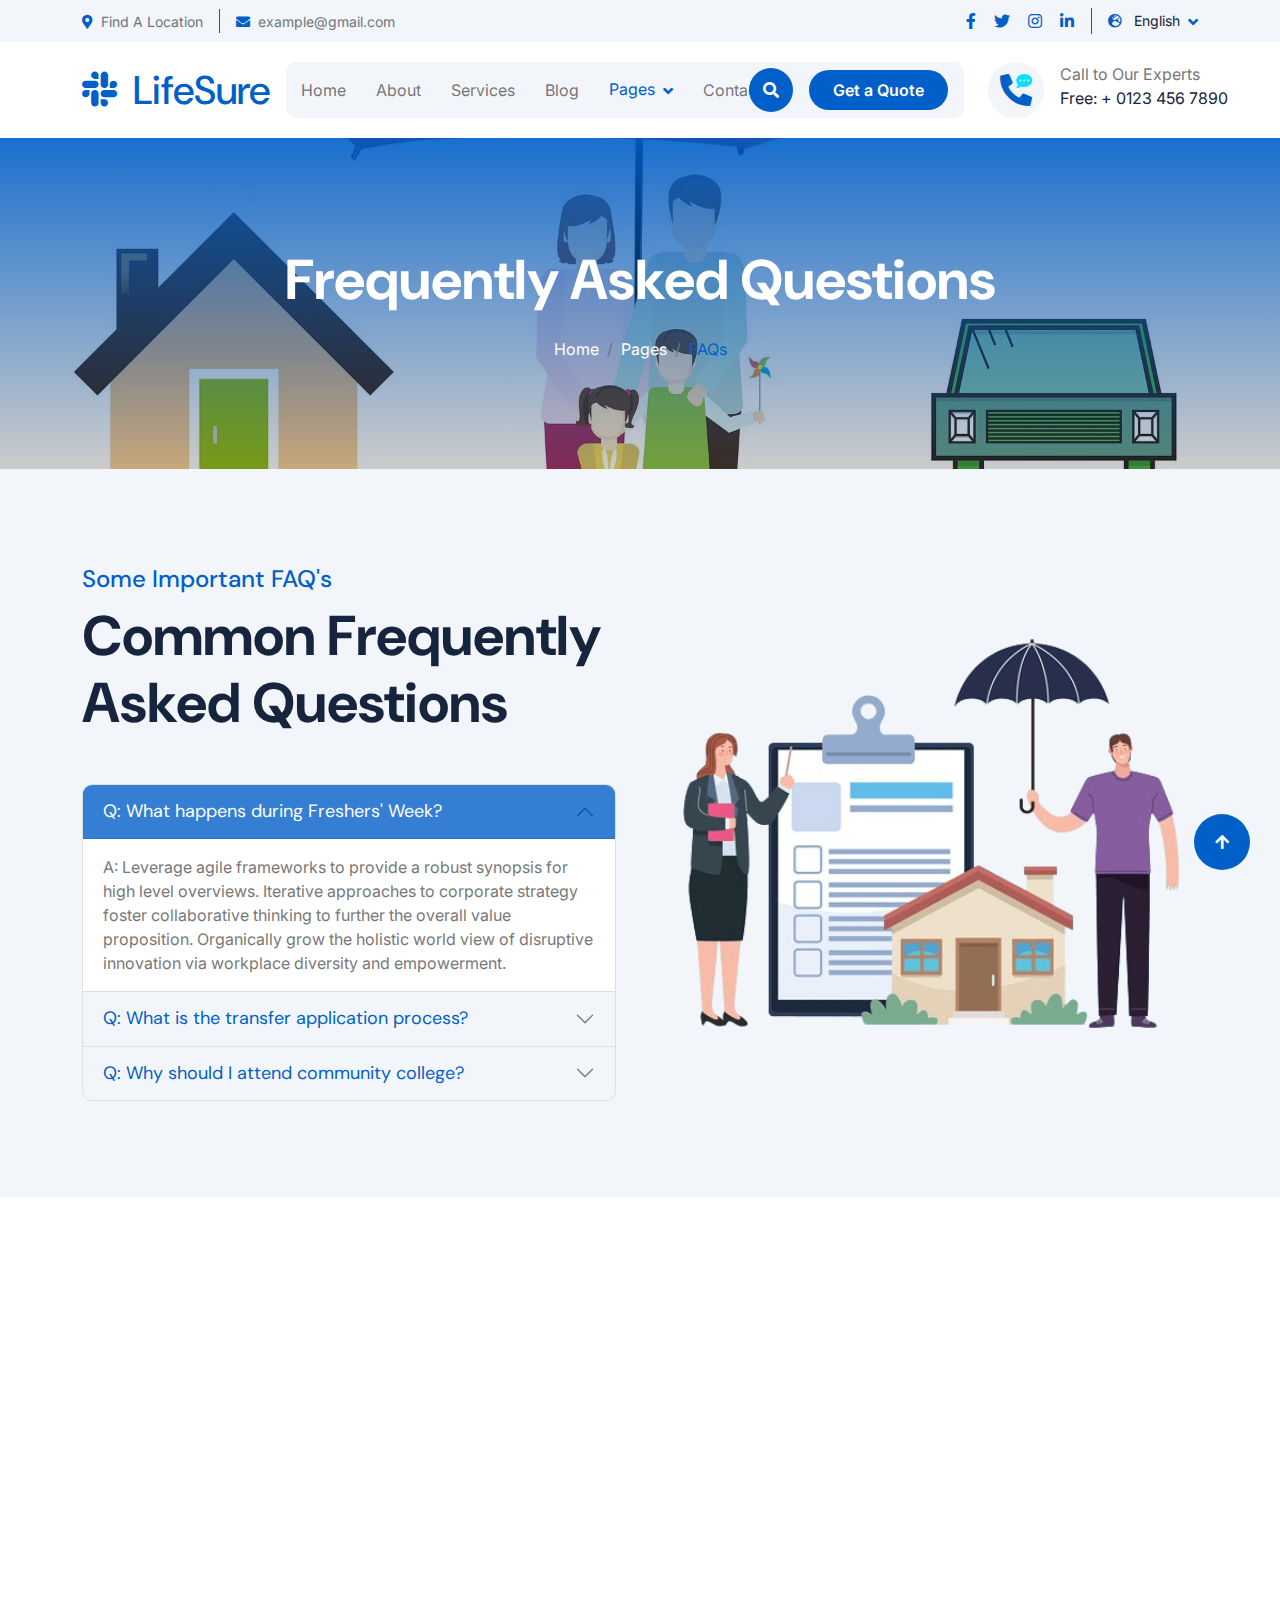
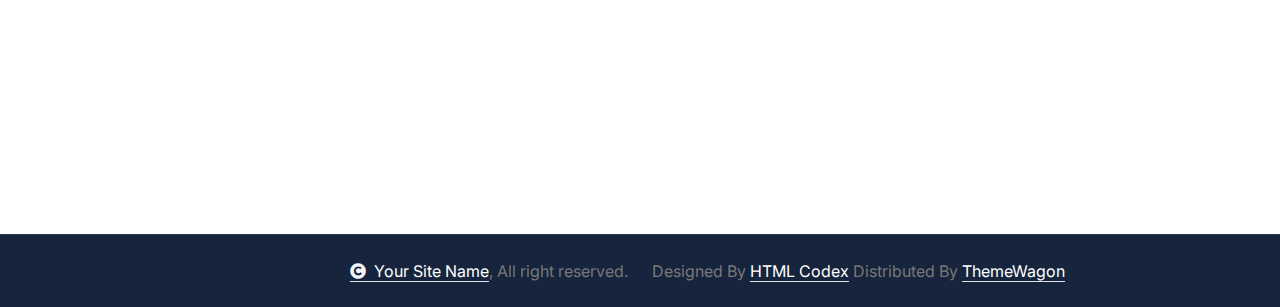
<file: FAQ.html>
<!DOCTYPE html>
<html lang="en">

    <head>
        <meta charset="utf-8">
        <title>LifeSure - Life Insurance Website Template</title>
        <meta content="width=device-width, initial-scale=1.0" name="viewport">
        <meta content="" name="keywords">
        <meta content="" name="description">

        <!-- Google Web Fonts -->
        <link rel="preconnect" href="https://fonts.googleapis.com">
        <link rel="preconnect" href="https://fonts.gstatic.com" crossorigin>
        <link href="https://fonts.googleapis.com/css2?family=DM+Sans:ital,opsz,wght@0,9..40,100..1000;1,9..40,100..1000&family=Inter:slnt,wght@-10..0,100..900&display=swap" rel="stylesheet">

        <!-- Icon Font Stylesheet -->
        <link rel="stylesheet" href="https://use.fontawesome.com/releases/v5.15.4/css/all.css"/>
        <link href="https://cdn.jsdelivr.net/npm/bootstrap-icons@1.4.1/font/bootstrap-icons.css" rel="stylesheet">

        <!-- Libraries Stylesheet -->
        <link rel="stylesheet" href="lib/animate/animate.min.css"/>
        <link href="lib/lightbox/css/lightbox.min.css" rel="stylesheet">
        <link href="lib/owlcarousel/assets/owl.carousel.min.css" rel="stylesheet">


        <!-- Customized Bootstrap Stylesheet -->
        <link href="css/bootstrap.min.css" rel="stylesheet">

        <!-- Template Stylesheet -->
        <link href="css/style.css" rel="stylesheet">
    </head>

    <body>

        <!-- Spinner Start -->
        <div id="spinner" class="show bg-white position-fixed translate-middle w-100 vh-100 top-50 start-50 d-flex align-items-center justify-content-center">
            <div class="spinner-border text-primary" style="width: 3rem; height: 3rem;" role="status">
                <span class="sr-only">Loading...</span>
            </div>
        </div>
        <!-- Spinner End -->

        <!-- Topbar Start -->
        <div class="container-fluid topbar px-0 px-lg-4 bg-light py-2 d-none d-lg-block">
            <div class="container">
                <div class="row gx-0 align-items-center">
                    <div class="col-lg-8 text-center text-lg-start mb-lg-0">
                        <div class="d-flex flex-wrap">
                            <div class="border-end border-primary pe-3">
                                <a href="#" class="text-muted small"><i class="fas fa-map-marker-alt text-primary me-2"></i>Find A Location</a>
                            </div>
                            <div class="ps-3">
                                <a href="mailto:example@gmail.com" class="text-muted small"><i class="fas fa-envelope text-primary me-2"></i>example@gmail.com</a>
                            </div>
                        </div>
                    </div>
                    <div class="col-lg-4 text-center text-lg-end">
                        <div class="d-flex justify-content-end">
                            <div class="d-flex border-end border-primary pe-3">
                                <a class="btn p-0 text-primary me-3" href="#"><i class="fab fa-facebook-f"></i></a>
                                <a class="btn p-0 text-primary me-3" href="#"><i class="fab fa-twitter"></i></a>
                                <a class="btn p-0 text-primary me-3" href="#"><i class="fab fa-instagram"></i></a>
                                <a class="btn p-0 text-primary me-0" href="#"><i class="fab fa-linkedin-in"></i></a>
                            </div>
                            <div class="dropdown ms-3">
                                <a href="#" class="dropdown-toggle text-dark" data-bs-toggle="dropdown"><small><i class="fas fa-globe-europe text-primary me-2"></i> English</small></a>
                                <div class="dropdown-menu rounded">
                                    <a href="#" class="dropdown-item">English</a>
                                    <a href="#" class="dropdown-item">Bangla</a>
                                    <a href="#" class="dropdown-item">French</a>
                                    <a href="#" class="dropdown-item">Spanish</a>
                                    <a href="#" class="dropdown-item">Arabic</a>
                                </div>
                            </div>
                        </div>
                    </div>
                </div>
            </div>
        </div>
        <!-- Topbar End -->

        <!-- Navbar & Hero Start -->
        <div class="container-fluid nav-bar px-0 px-lg-4 py-lg-0">
            <div class="container">
                <nav class="navbar navbar-expand-lg navbar-light"> 
                    <a href="#" class="navbar-brand p-0">
                        <h1 class="text-primary mb-0"><i class="fab fa-slack me-2"></i> LifeSure</h1>
                        <!-- <img src="img/logo.png" alt="Logo"> -->
                    </a>
                    <button class="navbar-toggler" type="button" data-bs-toggle="collapse" data-bs-target="#navbarCollapse">
                        <span class="fa fa-bars"></span>
                    </button>
                    <div class="collapse navbar-collapse" id="navbarCollapse">
                        <div class="navbar-nav mx-0 mx-lg-auto">
                            <a href="index.html" class="nav-item nav-link">Home</a>
                            <a href="about.html" class="nav-item nav-link">About</a>
                            <a href="service.html" class="nav-item nav-link">Services</a>
                            <a href="blog.html" class="nav-item nav-link">Blog</a>
                            <div class="nav-item dropdown active">
                                <a href="#" class="nav-link" data-bs-toggle="dropdown">
                                    <span class="dropdown-toggle">Pages</span>
                                </a>
                                <div class="dropdown-menu">
                                    <a href="feature.html" class="dropdown-item">Our Features</a>
                                    <a href="team.html" class="dropdown-item">Our team</a>
                                    <a href="testimonial.html" class="dropdown-item">Testimonial</a>
                                    <a href="FAQ.html" class="dropdown-item active">FAQs</a>
                                    <a href="404.html" class="dropdown-item">404 Page</a>
                                </div>
                            </div>
                            <a href="contact.html" class="nav-item nav-link">Contact</a>
                            <div class="nav-btn px-3">
                                <button class="btn-search btn btn-primary btn-md-square rounded-circle flex-shrink-0" data-bs-toggle="modal" data-bs-target="#searchModal"><i class="fas fa-search"></i></button>
                                <a href="#" class="btn btn-primary rounded-pill py-2 px-4 ms-3 flex-shrink-0"> Get a Quote</a>
                            </div>
                        </div>
                    </div>
                    <div class="d-none d-xl-flex flex-shrink-0 ps-4">
                        <a href="#" class="btn btn-light btn-lg-square rounded-circle position-relative wow tada" data-wow-delay=".9s">
                            <i class="fa fa-phone-alt fa-2x"></i>
                            <div class="position-absolute" style="top: 7px; right: 12px;">
                                <span><i class="fa fa-comment-dots text-secondary"></i></span>
                            </div>
                        </a>
                        <div class="d-flex flex-column ms-3">
                            <span>Call to Our Experts</span>
                            <a href="tel:+ 0123 456 7890"><span class="text-dark">Free: + 0123 456 7890</span></a>
                        </div>
                    </div>
                </nav>
            </div>
        </div>
        <!-- Navbar & Hero End -->

        <!-- Modal Search Start -->
        <div class="modal fade" id="searchModal" tabindex="-1" aria-labelledby="exampleModalLabel" aria-hidden="true">
            <div class="modal-dialog modal-fullscreen">
                <div class="modal-content rounded-0">
                    <div class="modal-header">
                        <h5 class="modal-title" id="exampleModalLabel">Search by keyword</h5>
                        <button type="button" class="btn-close" data-bs-dismiss="modal" aria-label="Close"></button>
                    </div>
                    <div class="modal-body d-flex align-items-center bg-primary">
                        <div class="input-group w-75 mx-auto d-flex">
                            <input type="search" class="form-control p-3" placeholder="keywords" aria-describedby="search-icon-1">
                            <span id="search-icon-1" class="btn bg-light border nput-group-text p-3"><i class="fa fa-search"></i></span>
                        </div>
                    </div>
                </div>
            </div>
        </div>
        <!-- Modal Search End -->


        <!-- Header Start -->
        <div class="container-fluid bg-breadcrumb">
            <div class="container text-center py-5" style="max-width: 900px;">
                <h4 class="text-white display-4 mb-4 wow fadeInDown" data-wow-delay="0.1s">Frequently Asked Questions</h4>
                <ol class="breadcrumb d-flex justify-content-center mb-0 wow fadeInDown" data-wow-delay="0.3s">
                    <li class="breadcrumb-item"><a href="index.html">Home</a></li>
                    <li class="breadcrumb-item"><a href="#">Pages</a></li>
                    <li class="breadcrumb-item active text-primary">FAQs</li>
                </ol>    
            </div>
        </div>
        <!-- Header End -->


        <!-- FAQs Start -->
        <div class="container-fluid faq-section bg-light py-5">
            <div class="container py-5">
                <div class="row g-5 align-items-center">
                    <div class="col-xl-6 wow fadeInLeft" data-wow-delay="0.2s">
                        <div class="h-100">
                            <div class="mb-5">
                                <h4 class="text-primary">Some Important FAQ's</h4>
                                <h1 class="display-4 mb-0">Common Frequently Asked Questions</h1>
                            </div>
                            <div class="accordion" id="accordionExample">
                                <div class="accordion-item">
                                    <h2 class="accordion-header" id="headingOne">
                                        <button class="accordion-button border-0" type="button" data-bs-toggle="collapse" data-bs-target="#collapseOne" aria-expanded="true" aria-controls="collapseOne">
                                            Q: What happens during Freshers' Week?
                                        </button>
                                    </h2>
                                    <div id="collapseOne" class="accordion-collapse collapse show active" aria-labelledby="headingOne" data-bs-parent="#accordionExample">
                                        <div class="accordion-body rounded">
                                            A: Leverage agile frameworks to provide a robust synopsis for high level overviews. Iterative approaches to corporate strategy foster collaborative thinking to further the overall value proposition. Organically grow the holistic world view of disruptive innovation via workplace diversity and empowerment.
                                        </div>
                                    </div>
                                </div>
                                <div class="accordion-item">
                                    <h2 class="accordion-header" id="headingTwo">
                                        <button class="accordion-button collapsed" type="button" data-bs-toggle="collapse" data-bs-target="#collapseTwo" aria-expanded="false" aria-controls="collapseTwo">
                                            Q: What is the transfer application process?
                                        </button>
                                    </h2>
                                    <div id="collapseTwo" class="accordion-collapse collapse" aria-labelledby="headingTwo" data-bs-parent="#accordionExample">
                                        <div class="accordion-body">
                                            A: Leverage agile frameworks to provide a robust synopsis for high level overviews. Iterative approaches to corporate strategy foster collaborative thinking to further the overall value proposition. Organically grow the holistic world view of disruptive innovation via workplace diversity and empowerment.
                                        </div>
                                    </div>
                                </div>
                                <div class="accordion-item">
                                    <h2 class="accordion-header" id="headingThree">
                                        <button class="accordion-button collapsed" type="button" data-bs-toggle="collapse" data-bs-target="#collapseThree" aria-expanded="false" aria-controls="collapseThree">
                                            Q: Why should I attend community college?
                                        </button>
                                    </h2>
                                    <div id="collapseThree" class="accordion-collapse collapse" aria-labelledby="headingThree" data-bs-parent="#accordionExample">
                                        <div class="accordion-body">
                                            A: Leverage agile frameworks to provide a robust synopsis for high level overviews. Iterative approaches to corporate strategy foster collaborative thinking to further the overall value proposition. Organically grow the holistic world view of disruptive innovation via workplace diversity and empowerment.
                                        </div>
                                    </div>
                                </div>
                            </div>
                        </div>
                    </div>
                    <div class="col-xl-6 wow fadeInRight" data-wow-delay="0.4s">
                        <img src="img/carousel-2.png" class="img-fluid w-100" alt="">
                    </div>
                </div>
            </div>
        </div>
        <!-- FAQs End -->


        <!-- Footer Start -->
        <div class="container-fluid footer py-5 wow fadeIn" data-wow-delay="0.2s">
            <div class="container py-5">
                <div class="row g-5">
                    <div class="col-xl-9">
                        <div class="mb-5">
                            <div class="row g-4">
                                <div class="col-md-6 col-lg-6 col-xl-5">
                                    <div class="footer-item">
                                        <a href="index.html" class="p-0">
                                            <h3 class="text-white"><i class="fab fa-slack me-3"></i> LifeSure</h3>
                                            <!-- <img src="img/logo.png" alt="Logo"> -->
                                        </a>
                                        <p class="text-white mb-4">Dolor amet sit justo amet elitr clita ipsum elitr est.Lorem ipsum dolor sit amet, consectetur adipiscing...</p>
                                        <div class="footer-btn d-flex">
                                            <a class="btn btn-md-square rounded-circle me-3" href="#"><i class="fab fa-facebook-f"></i></a>
                                            <a class="btn btn-md-square rounded-circle me-3" href="#"><i class="fab fa-twitter"></i></a>
                                            <a class="btn btn-md-square rounded-circle me-3" href="#"><i class="fab fa-instagram"></i></a>
                                            <a class="btn btn-md-square rounded-circle me-0" href="#"><i class="fab fa-linkedin-in"></i></a>
                                        </div>
                                    </div>
                                </div>
                                <div class="col-md-6 col-lg-6 col-xl-3">
                                    <div class="footer-item">
                                        <h4 class="text-white mb-4">Useful Links</h4>
                                        <a href="#"><i class="fas fa-angle-right me-2"></i> About Us</a>
                                        <a href="#"><i class="fas fa-angle-right me-2"></i> Features</a>
                                        <a href="#"><i class="fas fa-angle-right me-2"></i> Services</a>
                                        <a href="#"><i class="fas fa-angle-right me-2"></i> FAQ's</a>
                                        <a href="#"><i class="fas fa-angle-right me-2"></i> Blogs</a>
                                        <a href="#"><i class="fas fa-angle-right me-2"></i> Contact</a>
                                    </div>
                                </div>
                                <div class="col-md-6 col-lg-6 col-xl-4">
                                    <div class="footer-item">
                                        <h4 class="mb-4 text-white">Instagram</h4>
                                        <div class="row g-3">
                                            <div class="col-4">
                                                <div class="footer-instagram rounded">
                                                    <img src="img/instagram-footer-1.jpg" class="img-fluid w-100" alt="">
                                                    <div class="footer-search-icon">
                                                        <a href="img/instagram-footer-1.jpg" data-lightbox="footerInstagram-1" class="my-auto"><i class="fas fa-link text-white"></i></a>
                                                    </div>
                                                </div>
                                           </div>
                                           <div class="col-4">
                                                <div class="footer-instagram rounded">
                                                    <img src="img/instagram-footer-2.jpg" class="img-fluid w-100" alt="">
                                                    <div class="footer-search-icon">
                                                        <a href="img/instagram-footer-2.jpg" data-lightbox="footerInstagram-2" class="my-auto"><i class="fas fa-link text-white"></i></a>
                                                    </div>
                                                </div>
                                           </div>
                                            <div class="col-4">
                                                <div class="footer-instagram rounded">
                                                    <img src="img/instagram-footer-3.jpg" class="img-fluid w-100" alt="">
                                                    <div class="footer-search-icon">
                                                        <a href="img/instagram-footer-3.jpg" data-lightbox="footerInstagram-3" class="my-auto"><i class="fas fa-link text-white"></i></a>
                                                    </div>
                                                </div>
                                           </div>
                                            <div class="col-4">
                                                <div class="footer-instagram rounded">
                                                    <img src="img/instagram-footer-4.jpg" class="img-fluid w-100" alt="">
                                                    <div class="footer-search-icon">
                                                        <a href="img/instagram-footer-4.jpg" data-lightbox="footerInstagram-4" class="my-auto"><i class="fas fa-link text-white"></i></a>
                                                    </div>
                                                </div>
                                           </div>
                                            <div class="col-4">
                                                <div class="footer-instagram rounded">
                                                    <img src="img/instagram-footer-5.jpg" class="img-fluid w-100" alt="">
                                                    <div class="footer-search-icon">
                                                        <a href="img/instagram-footer-5.jpg" data-lightbox="footerInstagram-5" class="my-auto"><i class="fas fa-link text-white"></i></a>
                                                    </div>
                                                </div>
                                           </div>
                                           <div class="col-4">
                                                <div class="footer-instagram rounded">
                                                    <img src="img/instagram-footer-6.jpg" class="img-fluid w-100" alt="">
                                                    <div class="footer-search-icon">
                                                        <a href="img/instagram-footer-6.jpg" data-lightbox="footerInstagram-6" class="my-auto"><i class="fas fa-link text-white"></i></a>
                                                    </div>
                                                </div>
                                            </div>
                                        </div>
                                    </div>
                                </div>
                            </div>
                        </div>
                        <div class="pt-5" style="border-top: 1px solid rgba(255, 255, 255, 0.08);">
                            <div class="row g-0">
                                <div class="col-12">
                                    <div class="row g-4">
                                        <div class="col-lg-6 col-xl-4">
                                            <div class="d-flex">
                                                <div class="btn-xl-square bg-primary text-white rounded p-4 me-4">
                                                    <i class="fas fa-map-marker-alt fa-2x"></i>
                                                </div>
                                                <div>
                                                    <h4 class="text-white">Address</h4>
                                                    <p class="mb-0">123 Street New York.USA</p>
                                                </div>
                                            </div>
                                        </div>
                                        <div class="col-lg-6 col-xl-4">
                                            <div class="d-flex">
                                                <div class="btn-xl-square bg-primary text-white rounded p-4 me-4">
                                                    <i class="fas fa-envelope fa-2x"></i>
                                                </div>
                                                <div>
                                                    <h4 class="text-white">Mail Us</h4>
                                                    <p class="mb-0">info@example.com</p>
                                                </div>
                                            </div>
                                        </div>
                                        <div class="col-lg-6 col-xl-4">
                                            <div class="d-flex">
                                                <div class="btn-xl-square bg-primary text-white rounded p-4 me-4">
                                                    <i class="fa fa-phone-alt fa-2x"></i>
                                                </div>
                                                <div>
                                                    <h4 class="text-white">Telephone</h4>
                                                    <p class="mb-0">(+012) 3456 7890</p>
                                                </div>
                                            </div>
                                        </div>
                                    </div>
                                </div>
                            </div>
                        </div>
                    </div>
                    
                    <div class="col-xl-3">
                        <div class="footer-item">
                            <h4 class="text-white mb-4">Newsletter</h4>
                            <p class="text-white mb-3">Dolor amet sit justo amet elitr clita ipsum elitr est.Lorem ipsum dolor sit amet, consectetur adipiscing elit.</p>
                            <div class="position-relative rounded-pill mb-4">
                                <input class="form-control rounded-pill w-100 py-3 ps-4 pe-5" type="text" placeholder="Enter your email">
                                <button type="button" class="btn btn-primary rounded-pill position-absolute top-0 end-0 py-2 mt-2 me-2">SignUp</button>
                            </div>
                            <div class="d-flex flex-shrink-0">
                                <div class="footer-btn">
                                    <a href="#" class="btn btn-lg-square rounded-circle position-relative wow tada" data-wow-delay=".9s">
                                        <i class="fa fa-phone-alt fa-2x"></i>
                                        <div class="position-absolute" style="top: 2px; right: 12px;">
                                            <span><i class="fa fa-comment-dots text-secondary"></i></span>
                                        </div>
                                    </a>
                                </div>
                                <div class="d-flex flex-column ms-3 flex-shrink-0">
                                    <span>Call to Our Experts</span>
                                    <a href="tel:+ 0123 456 7890"><span class="text-white">Free: + 0123 456 7890</span></a>
                                </div>
                            </div>
                        </div>
                    </div>
                </div>
            </div>
        </div>
        <!-- Footer End -->
        
        <!-- Copyright Start -->
        <div class="container-fluid copyright py-4">
            <div class="container">
                <div class="row g-4 align-items-center">
                    <div class="col-md-6 text-center text-md-end mb-md-0">
                        <span class="text-body"><a href="#" class="border-bottom text-white"><i class="fas fa-copyright text-light me-2"></i>Your Site Name</a>, All right reserved.</span>
                    </div>
                    <div class="col-md-6 text-center text-md-start text-body">
                        <!--/*** This template is free as long as you keep the below author’s credit link/attribution link/backlink. ***/-->
                        <!--/*** If you'd like to use the template without the below author’s credit link/attribution link/backlink, ***/-->
                        <!--/*** you can purchase the Credit Removal License from "https://htmlcodex.com/credit-removal". ***/-->
                        Designed By <a class="border-bottom text-white" href="https://htmlcodex.com">HTML Codex</a> Distributed By <a class="border-bottom text-white" href="https://themewagon.com">ThemeWagon</a>
                    </div>
                </div>
            </div>
        </div>
        <!-- Copyright End -->


        <!-- Back to Top -->
        <a href="#" class="btn btn-primary btn-lg-square rounded-circle back-to-top"><i class="fa fa-arrow-up"></i></a>   

        
        <!-- JavaScript Libraries -->
        <script src="https://ajax.googleapis.com/ajax/libs/jquery/3.6.4/jquery.min.js"></script>
        <script src="https://cdn.jsdelivr.net/npm/bootstrap@5.0.0/dist/js/bootstrap.bundle.min.js"></script>
        <script src="lib/wow/wow.min.js"></script>
        <script src="lib/easing/easing.min.js"></script>
        <script src="lib/waypoints/waypoints.min.js"></script>
        <script src="lib/counterup/counterup.min.js"></script>
        <script src="lib/lightbox/js/lightbox.min.js"></script>
        <script src="lib/owlcarousel/owl.carousel.min.js"></script>
        

        <!-- Template Javascript -->
        <script src="js/main.js"></script>
    </body>

</html>
</file>
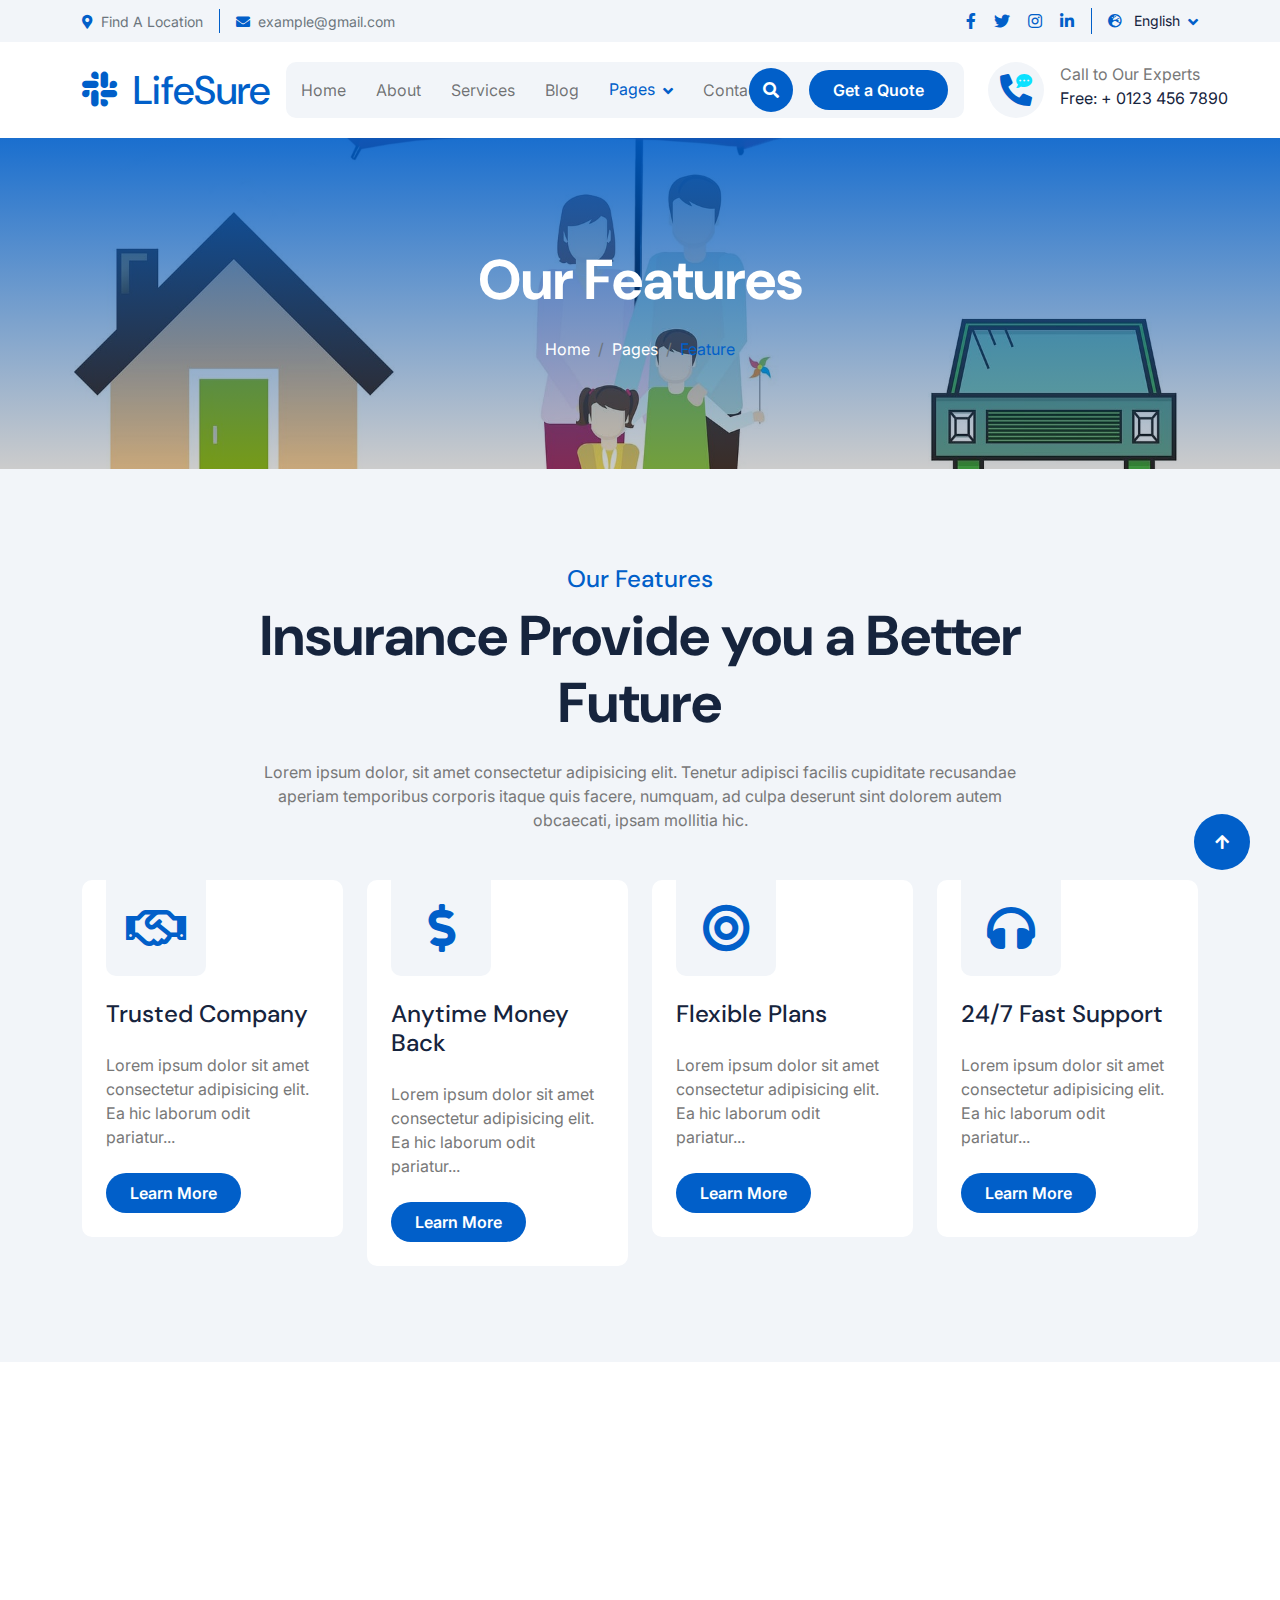
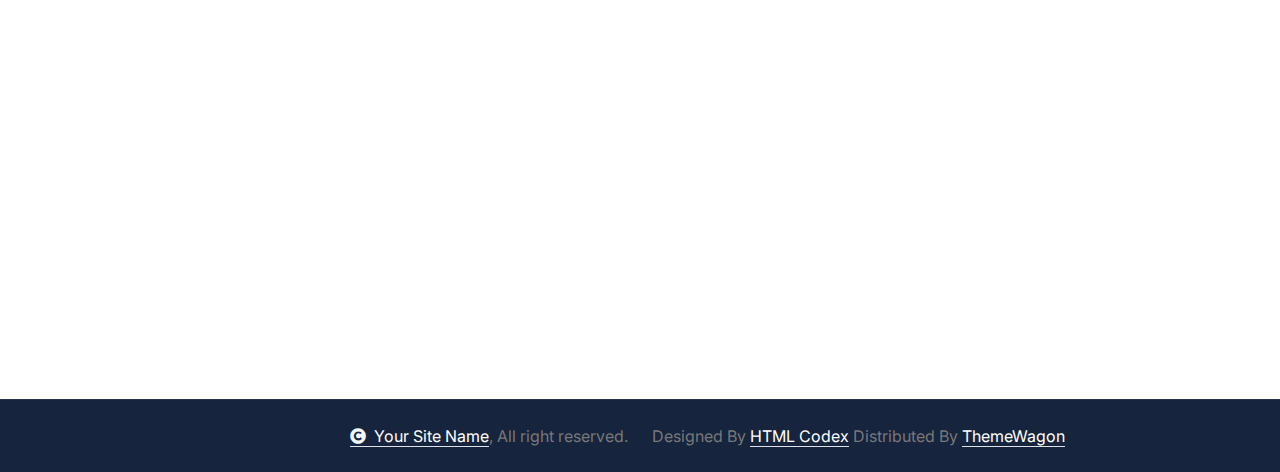
<file: feature.html>
<!DOCTYPE html>
<html lang="en">

    <head>
        <meta charset="utf-8">
        <title>LifeSure - Life Insurance Website Template</title>
        <meta content="width=device-width, initial-scale=1.0" name="viewport">
        <meta content="" name="keywords">
        <meta content="" name="description">

        <!-- Google Web Fonts -->
        <link rel="preconnect" href="https://fonts.googleapis.com">
        <link rel="preconnect" href="https://fonts.gstatic.com" crossorigin>
        <link href="https://fonts.googleapis.com/css2?family=DM+Sans:ital,opsz,wght@0,9..40,100..1000;1,9..40,100..1000&family=Inter:slnt,wght@-10..0,100..900&display=swap" rel="stylesheet">

        <!-- Icon Font Stylesheet -->
        <link rel="stylesheet" href="https://use.fontawesome.com/releases/v5.15.4/css/all.css"/>
        <link href="https://cdn.jsdelivr.net/npm/bootstrap-icons@1.4.1/font/bootstrap-icons.css" rel="stylesheet">

        <!-- Libraries Stylesheet -->
        <link rel="stylesheet" href="lib/animate/animate.min.css"/>
        <link href="lib/lightbox/css/lightbox.min.css" rel="stylesheet">
        <link href="lib/owlcarousel/assets/owl.carousel.min.css" rel="stylesheet">


        <!-- Customized Bootstrap Stylesheet -->
        <link href="css/bootstrap.min.css" rel="stylesheet">

        <!-- Template Stylesheet -->
        <link href="css/style.css" rel="stylesheet">
    </head>

    <body>

        <!-- Spinner Start -->
        <div id="spinner" class="show bg-white position-fixed translate-middle w-100 vh-100 top-50 start-50 d-flex align-items-center justify-content-center">
            <div class="spinner-border text-primary" style="width: 3rem; height: 3rem;" role="status">
                <span class="sr-only">Loading...</span>
            </div>
        </div>
        <!-- Spinner End -->

        <!-- Topbar Start -->
        <div class="container-fluid topbar px-0 px-lg-4 bg-light py-2 d-none d-lg-block">
            <div class="container">
                <div class="row gx-0 align-items-center">
                    <div class="col-lg-8 text-center text-lg-start mb-lg-0">
                        <div class="d-flex flex-wrap">
                            <div class="border-end border-primary pe-3">
                                <a href="#" class="text-muted small"><i class="fas fa-map-marker-alt text-primary me-2"></i>Find A Location</a>
                            </div>
                            <div class="ps-3">
                                <a href="mailto:example@gmail.com" class="text-muted small"><i class="fas fa-envelope text-primary me-2"></i>example@gmail.com</a>
                            </div>
                        </div>
                    </div>
                    <div class="col-lg-4 text-center text-lg-end">
                        <div class="d-flex justify-content-end">
                            <div class="d-flex border-end border-primary pe-3">
                                <a class="btn p-0 text-primary me-3" href="#"><i class="fab fa-facebook-f"></i></a>
                                <a class="btn p-0 text-primary me-3" href="#"><i class="fab fa-twitter"></i></a>
                                <a class="btn p-0 text-primary me-3" href="#"><i class="fab fa-instagram"></i></a>
                                <a class="btn p-0 text-primary me-0" href="#"><i class="fab fa-linkedin-in"></i></a>
                            </div>
                            <div class="dropdown ms-3">
                                <a href="#" class="dropdown-toggle text-dark" data-bs-toggle="dropdown"><small><i class="fas fa-globe-europe text-primary me-2"></i> English</small></a>
                                <div class="dropdown-menu rounded">
                                    <a href="#" class="dropdown-item">English</a>
                                    <a href="#" class="dropdown-item">Bangla</a>
                                    <a href="#" class="dropdown-item">French</a>
                                    <a href="#" class="dropdown-item">Spanish</a>
                                    <a href="#" class="dropdown-item">Arabic</a>
                                </div>
                            </div>
                        </div>
                    </div>
                </div>
            </div>
        </div>
        <!-- Topbar End -->

        <!-- Navbar & Hero Start -->
        <div class="container-fluid nav-bar px-0 px-lg-4 py-lg-0">
            <div class="container">
                <nav class="navbar navbar-expand-lg navbar-light"> 
                    <a href="#" class="navbar-brand p-0">
                        <h1 class="text-primary mb-0"><i class="fab fa-slack me-2"></i> LifeSure</h1>
                        <!-- <img src="img/logo.png" alt="Logo"> -->
                    </a>
                    <button class="navbar-toggler" type="button" data-bs-toggle="collapse" data-bs-target="#navbarCollapse">
                        <span class="fa fa-bars"></span>
                    </button>
                    <div class="collapse navbar-collapse" id="navbarCollapse">
                        <div class="navbar-nav mx-0 mx-lg-auto">
                            <a href="index.html" class="nav-item nav-link">Home</a>
                            <a href="about.html" class="nav-item nav-link">About</a>
                            <a href="service.html" class="nav-item nav-link">Services</a>
                            <a href="blog.html" class="nav-item nav-link">Blog</a>
                            <div class="nav-item dropdown active">
                                <a href="#" class="nav-link" data-bs-toggle="dropdown">
                                    <span class="dropdown-toggle">Pages</span>
                                </a>
                                <div class="dropdown-menu">
                                    <a href="feature.html" class="dropdown-item active">Our Features</a>
                                    <a href="team.html" class="dropdown-item">Our team</a>
                                    <a href="testimonial.html" class="dropdown-item">Testimonial</a>
                                    <a href="FAQ.html" class="dropdown-item">FAQs</a>
                                    <a href="404.html" class="dropdown-item">404 Page</a>
                                </div>
                            </div>
                            <a href="contact.html" class="nav-item nav-link">Contact</a>
                            <div class="nav-btn px-3">
                                <button class="btn-search btn btn-primary btn-md-square rounded-circle flex-shrink-0" data-bs-toggle="modal" data-bs-target="#searchModal"><i class="fas fa-search"></i></button>
                                <a href="#" class="btn btn-primary rounded-pill py-2 px-4 ms-3 flex-shrink-0"> Get a Quote</a>
                            </div>
                        </div>
                    </div>
                    <div class="d-none d-xl-flex flex-shrink-0 ps-4">
                        <a href="#" class="btn btn-light btn-lg-square rounded-circle position-relative wow tada" data-wow-delay=".9s">
                            <i class="fa fa-phone-alt fa-2x"></i>
                            <div class="position-absolute" style="top: 7px; right: 12px;">
                                <span><i class="fa fa-comment-dots text-secondary"></i></span>
                            </div>
                        </a>
                        <div class="d-flex flex-column ms-3">
                            <span>Call to Our Experts</span>
                            <a href="tel:+ 0123 456 7890"><span class="text-dark">Free: + 0123 456 7890</span></a>
                        </div>
                    </div>
                </nav>
            </div>
        </div>
        <!-- Navbar & Hero End -->

        <!-- Modal Search Start -->
        <div class="modal fade" id="searchModal" tabindex="-1" aria-labelledby="exampleModalLabel" aria-hidden="true">
            <div class="modal-dialog modal-fullscreen">
                <div class="modal-content rounded-0">
                    <div class="modal-header">
                        <h5 class="modal-title" id="exampleModalLabel">Search by keyword</h5>
                        <button type="button" class="btn-close" data-bs-dismiss="modal" aria-label="Close"></button>
                    </div>
                    <div class="modal-body d-flex align-items-center bg-primary">
                        <div class="input-group w-75 mx-auto d-flex">
                            <input type="search" class="form-control p-3" placeholder="keywords" aria-describedby="search-icon-1">
                            <span id="search-icon-1" class="btn bg-light border nput-group-text p-3"><i class="fa fa-search"></i></span>
                        </div>
                    </div>
                </div>
            </div>
        </div>
        <!-- Modal Search End -->


        <!-- Header Start -->
        <div class="container-fluid bg-breadcrumb">
            <div class="container text-center py-5" style="max-width: 900px;">
                <h4 class="text-white display-4 mb-4 wow fadeInDown" data-wow-delay="0.1s">Our Features</h4>
                <ol class="breadcrumb d-flex justify-content-center mb-0 wow fadeInDown" data-wow-delay="0.3s">
                    <li class="breadcrumb-item"><a href="index.html">Home</a></li>
                    <li class="breadcrumb-item"><a href="#">Pages</a></li>
                    <li class="breadcrumb-item active text-primary">Feature</li>
                </ol>    
            </div>
        </div>
        <!-- Header End -->


        <!-- Feature Start -->
        <div class="container-fluid feature bg-light py-5">
            <div class="container py-5">
                <div class="text-center mx-auto pb-5 wow fadeInUp" data-wow-delay="0.2s" style="max-width: 800px;">
                    <h4 class="text-primary">Our Features</h4>
                    <h1 class="display-4 mb-4">Insurance Provide you a Better Future</h1>
                    <p class="mb-0">Lorem ipsum dolor, sit amet consectetur adipisicing elit. Tenetur adipisci facilis cupiditate recusandae aperiam temporibus corporis itaque quis facere, numquam, ad culpa deserunt sint dolorem autem obcaecati, ipsam mollitia hic.
                    </p>
                </div>
                <div class="row g-4">
                    <div class="col-md-6 col-lg-6 col-xl-3 wow fadeInUp" data-wow-delay="0.2s">
                        <div class="feature-item p-4 pt-0">
                            <div class="feature-icon p-4 mb-4">
                                <i class="far fa-handshake fa-3x"></i>
                            </div>
                            <h4 class="mb-4">Trusted Company</h4>
                            <p class="mb-4">Lorem ipsum dolor sit amet consectetur adipisicing elit. Ea hic laborum odit pariatur...
                            </p>
                            <a class="btn btn-primary rounded-pill py-2 px-4" href="#">Learn More</a>
                        </div>
                    </div>
                    <div class="col-md-6 col-lg-6 col-xl-3 wow fadeInUp" data-wow-delay="0.4s">
                        <div class="feature-item p-4 pt-0">
                            <div class="feature-icon p-4 mb-4">
                                <i class="fa fa-dollar-sign fa-3x"></i>
                            </div>
                            <h4 class="mb-4">Anytime Money Back</h4>
                            <p class="mb-4">Lorem ipsum dolor sit amet consectetur adipisicing elit. Ea hic laborum odit pariatur...
                            </p>
                            <a class="btn btn-primary rounded-pill py-2 px-4" href="#">Learn More</a>
                        </div>
                    </div>
                    <div class="col-md-6 col-lg-6 col-xl-3 wow fadeInUp" data-wow-delay="0.6s">
                        <div class="feature-item p-4 pt-0">
                            <div class="feature-icon p-4 mb-4">
                                <i class="fa fa-bullseye fa-3x"></i>
                            </div>
                            <h4 class="mb-4">Flexible Plans</h4>
                            <p class="mb-4">Lorem ipsum dolor sit amet consectetur adipisicing elit. Ea hic laborum odit pariatur...
                            </p>
                            <a class="btn btn-primary rounded-pill py-2 px-4" href="#">Learn More</a>
                        </div>
                    </div>
                    <div class="col-md-6 col-lg-6 col-xl-3 wow fadeInUp" data-wow-delay="0.8s">
                        <div class="feature-item p-4 pt-0">
                            <div class="feature-icon p-4 mb-4">
                                <i class="fa fa-headphones fa-3x"></i>
                            </div>
                            <h4 class="mb-4">24/7 Fast Support</h4>
                            <p class="mb-4">Lorem ipsum dolor sit amet consectetur adipisicing elit. Ea hic laborum odit pariatur...
                            </p>
                            <a class="btn btn-primary rounded-pill py-2 px-4" href="#">Learn More</a>
                        </div>
                    </div>
                </div>
            </div>
        </div>
        <!-- Feature End -->


        <!-- Footer Start -->
        <div class="container-fluid footer py-5 wow fadeIn" data-wow-delay="0.2s">
            <div class="container py-5">
                <div class="row g-5">
                    <div class="col-xl-9">
                        <div class="mb-5">
                            <div class="row g-4">
                                <div class="col-md-6 col-lg-6 col-xl-5">
                                    <div class="footer-item">
                                        <a href="index.html" class="p-0">
                                            <h3 class="text-white"><i class="fab fa-slack me-3"></i> LifeSure</h3>
                                            <!-- <img src="img/logo.png" alt="Logo"> -->
                                        </a>
                                        <p class="text-white mb-4">Dolor amet sit justo amet elitr clita ipsum elitr est.Lorem ipsum dolor sit amet, consectetur adipiscing...</p>
                                        <div class="footer-btn d-flex">
                                            <a class="btn btn-md-square rounded-circle me-3" href="#"><i class="fab fa-facebook-f"></i></a>
                                            <a class="btn btn-md-square rounded-circle me-3" href="#"><i class="fab fa-twitter"></i></a>
                                            <a class="btn btn-md-square rounded-circle me-3" href="#"><i class="fab fa-instagram"></i></a>
                                            <a class="btn btn-md-square rounded-circle me-0" href="#"><i class="fab fa-linkedin-in"></i></a>
                                        </div>
                                    </div>
                                </div>
                                <div class="col-md-6 col-lg-6 col-xl-3">
                                    <div class="footer-item">
                                        <h4 class="text-white mb-4">Useful Links</h4>
                                        <a href="#"><i class="fas fa-angle-right me-2"></i> About Us</a>
                                        <a href="#"><i class="fas fa-angle-right me-2"></i> Features</a>
                                        <a href="#"><i class="fas fa-angle-right me-2"></i> Services</a>
                                        <a href="#"><i class="fas fa-angle-right me-2"></i> FAQ's</a>
                                        <a href="#"><i class="fas fa-angle-right me-2"></i> Blogs</a>
                                        <a href="#"><i class="fas fa-angle-right me-2"></i> Contact</a>
                                    </div>
                                </div>
                                <div class="col-md-6 col-lg-6 col-xl-4">
                                    <div class="footer-item">
                                        <h4 class="mb-4 text-white">Instagram</h4>
                                        <div class="row g-3">
                                            <div class="col-4">
                                                <div class="footer-instagram rounded">
                                                    <img src="img/instagram-footer-1.jpg" class="img-fluid w-100" alt="">
                                                    <div class="footer-search-icon">
                                                        <a href="img/instagram-footer-1.jpg" data-lightbox="footerInstagram-1" class="my-auto"><i class="fas fa-link text-white"></i></a>
                                                    </div>
                                                </div>
                                           </div>
                                           <div class="col-4">
                                                <div class="footer-instagram rounded">
                                                    <img src="img/instagram-footer-2.jpg" class="img-fluid w-100" alt="">
                                                    <div class="footer-search-icon">
                                                        <a href="img/instagram-footer-2.jpg" data-lightbox="footerInstagram-2" class="my-auto"><i class="fas fa-link text-white"></i></a>
                                                    </div>
                                                </div>
                                           </div>
                                            <div class="col-4">
                                                <div class="footer-instagram rounded">
                                                    <img src="img/instagram-footer-3.jpg" class="img-fluid w-100" alt="">
                                                    <div class="footer-search-icon">
                                                        <a href="img/instagram-footer-3.jpg" data-lightbox="footerInstagram-3" class="my-auto"><i class="fas fa-link text-white"></i></a>
                                                    </div>
                                                </div>
                                           </div>
                                            <div class="col-4">
                                                <div class="footer-instagram rounded">
                                                    <img src="img/instagram-footer-4.jpg" class="img-fluid w-100" alt="">
                                                    <div class="footer-search-icon">
                                                        <a href="img/instagram-footer-4.jpg" data-lightbox="footerInstagram-4" class="my-auto"><i class="fas fa-link text-white"></i></a>
                                                    </div>
                                                </div>
                                           </div>
                                            <div class="col-4">
                                                <div class="footer-instagram rounded">
                                                    <img src="img/instagram-footer-5.jpg" class="img-fluid w-100" alt="">
                                                    <div class="footer-search-icon">
                                                        <a href="img/instagram-footer-5.jpg" data-lightbox="footerInstagram-5" class="my-auto"><i class="fas fa-link text-white"></i></a>
                                                    </div>
                                                </div>
                                           </div>
                                           <div class="col-4">
                                                <div class="footer-instagram rounded">
                                                    <img src="img/instagram-footer-6.jpg" class="img-fluid w-100" alt="">
                                                    <div class="footer-search-icon">
                                                        <a href="img/instagram-footer-6.jpg" data-lightbox="footerInstagram-6" class="my-auto"><i class="fas fa-link text-white"></i></a>
                                                    </div>
                                                </div>
                                            </div>
                                        </div>
                                    </div>
                                </div>
                            </div>
                        </div>
                        <div class="pt-5" style="border-top: 1px solid rgba(255, 255, 255, 0.08);">
                            <div class="row g-0">
                                <div class="col-12">
                                    <div class="row g-4">
                                        <div class="col-lg-6 col-xl-4">
                                            <div class="d-flex">
                                                <div class="btn-xl-square bg-primary text-white rounded p-4 me-4">
                                                    <i class="fas fa-map-marker-alt fa-2x"></i>
                                                </div>
                                                <div>
                                                    <h4 class="text-white">Address</h4>
                                                    <p class="mb-0">123 Street New York.USA</p>
                                                </div>
                                            </div>
                                        </div>
                                        <div class="col-lg-6 col-xl-4">
                                            <div class="d-flex">
                                                <div class="btn-xl-square bg-primary text-white rounded p-4 me-4">
                                                    <i class="fas fa-envelope fa-2x"></i>
                                                </div>
                                                <div>
                                                    <h4 class="text-white">Mail Us</h4>
                                                    <p class="mb-0">info@example.com</p>
                                                </div>
                                            </div>
                                        </div>
                                        <div class="col-lg-6 col-xl-4">
                                            <div class="d-flex">
                                                <div class="btn-xl-square bg-primary text-white rounded p-4 me-4">
                                                    <i class="fa fa-phone-alt fa-2x"></i>
                                                </div>
                                                <div>
                                                    <h4 class="text-white">Telephone</h4>
                                                    <p class="mb-0">(+012) 3456 7890</p>
                                                </div>
                                            </div>
                                        </div>
                                    </div>
                                </div>
                            </div>
                        </div>
                    </div>
                    
                    <div class="col-xl-3">
                        <div class="footer-item">
                            <h4 class="text-white mb-4">Newsletter</h4>
                            <p class="text-white mb-3">Dolor amet sit justo amet elitr clita ipsum elitr est.Lorem ipsum dolor sit amet, consectetur adipiscing elit.</p>
                            <div class="position-relative rounded-pill mb-4">
                                <input class="form-control rounded-pill w-100 py-3 ps-4 pe-5" type="text" placeholder="Enter your email">
                                <button type="button" class="btn btn-primary rounded-pill position-absolute top-0 end-0 py-2 mt-2 me-2">SignUp</button>
                            </div>
                            <div class="d-flex flex-shrink-0">
                                <div class="footer-btn">
                                    <a href="#" class="btn btn-lg-square rounded-circle position-relative wow tada" data-wow-delay=".9s">
                                        <i class="fa fa-phone-alt fa-2x"></i>
                                        <div class="position-absolute" style="top: 2px; right: 12px;">
                                            <span><i class="fa fa-comment-dots text-secondary"></i></span>
                                        </div>
                                    </a>
                                </div>
                                <div class="d-flex flex-column ms-3 flex-shrink-0">
                                    <span>Call to Our Experts</span>
                                    <a href="tel:+ 0123 456 7890"><span class="text-white">Free: + 0123 456 7890</span></a>
                                </div>
                            </div>
                        </div>
                    </div>
                </div>
            </div>
        </div>
        <!-- Footer End -->
        
        <!-- Copyright Start -->
        <div class="container-fluid copyright py-4">
            <div class="container">
                <div class="row g-4 align-items-center">
                    <div class="col-md-6 text-center text-md-end mb-md-0">
                        <span class="text-body"><a href="#" class="border-bottom text-white"><i class="fas fa-copyright text-light me-2"></i>Your Site Name</a>, All right reserved.</span>
                    </div>
                    <div class="col-md-6 text-center text-md-start text-body">
                        <!--/*** This template is free as long as you keep the below author’s credit link/attribution link/backlink. ***/-->
                        <!--/*** If you'd like to use the template without the below author’s credit link/attribution link/backlink, ***/-->
                        <!--/*** you can purchase the Credit Removal License from "https://htmlcodex.com/credit-removal". ***/-->
                        Designed By <a class="border-bottom text-white" href="https://htmlcodex.com">HTML Codex</a> Distributed By <a class="border-bottom text-white" href="https://themewagon.com">ThemeWagon</a>
                    </div>
                </div>
            </div>
        </div>
        <!-- Copyright End -->


        <!-- Back to Top -->
        <a href="#" class="btn btn-primary btn-lg-square rounded-circle back-to-top"><i class="fa fa-arrow-up"></i></a>   

        
        <!-- JavaScript Libraries -->
        <script src="https://ajax.googleapis.com/ajax/libs/jquery/3.6.4/jquery.min.js"></script>
        <script src="https://cdn.jsdelivr.net/npm/bootstrap@5.0.0/dist/js/bootstrap.bundle.min.js"></script>
        <script src="lib/wow/wow.min.js"></script>
        <script src="lib/easing/easing.min.js"></script>
        <script src="lib/waypoints/waypoints.min.js"></script>
        <script src="lib/counterup/counterup.min.js"></script>
        <script src="lib/lightbox/js/lightbox.min.js"></script>
        <script src="lib/owlcarousel/owl.carousel.min.js"></script>
        

        <!-- Template Javascript -->
        <script src="js/main.js"></script>
    </body>

</html>
</file>
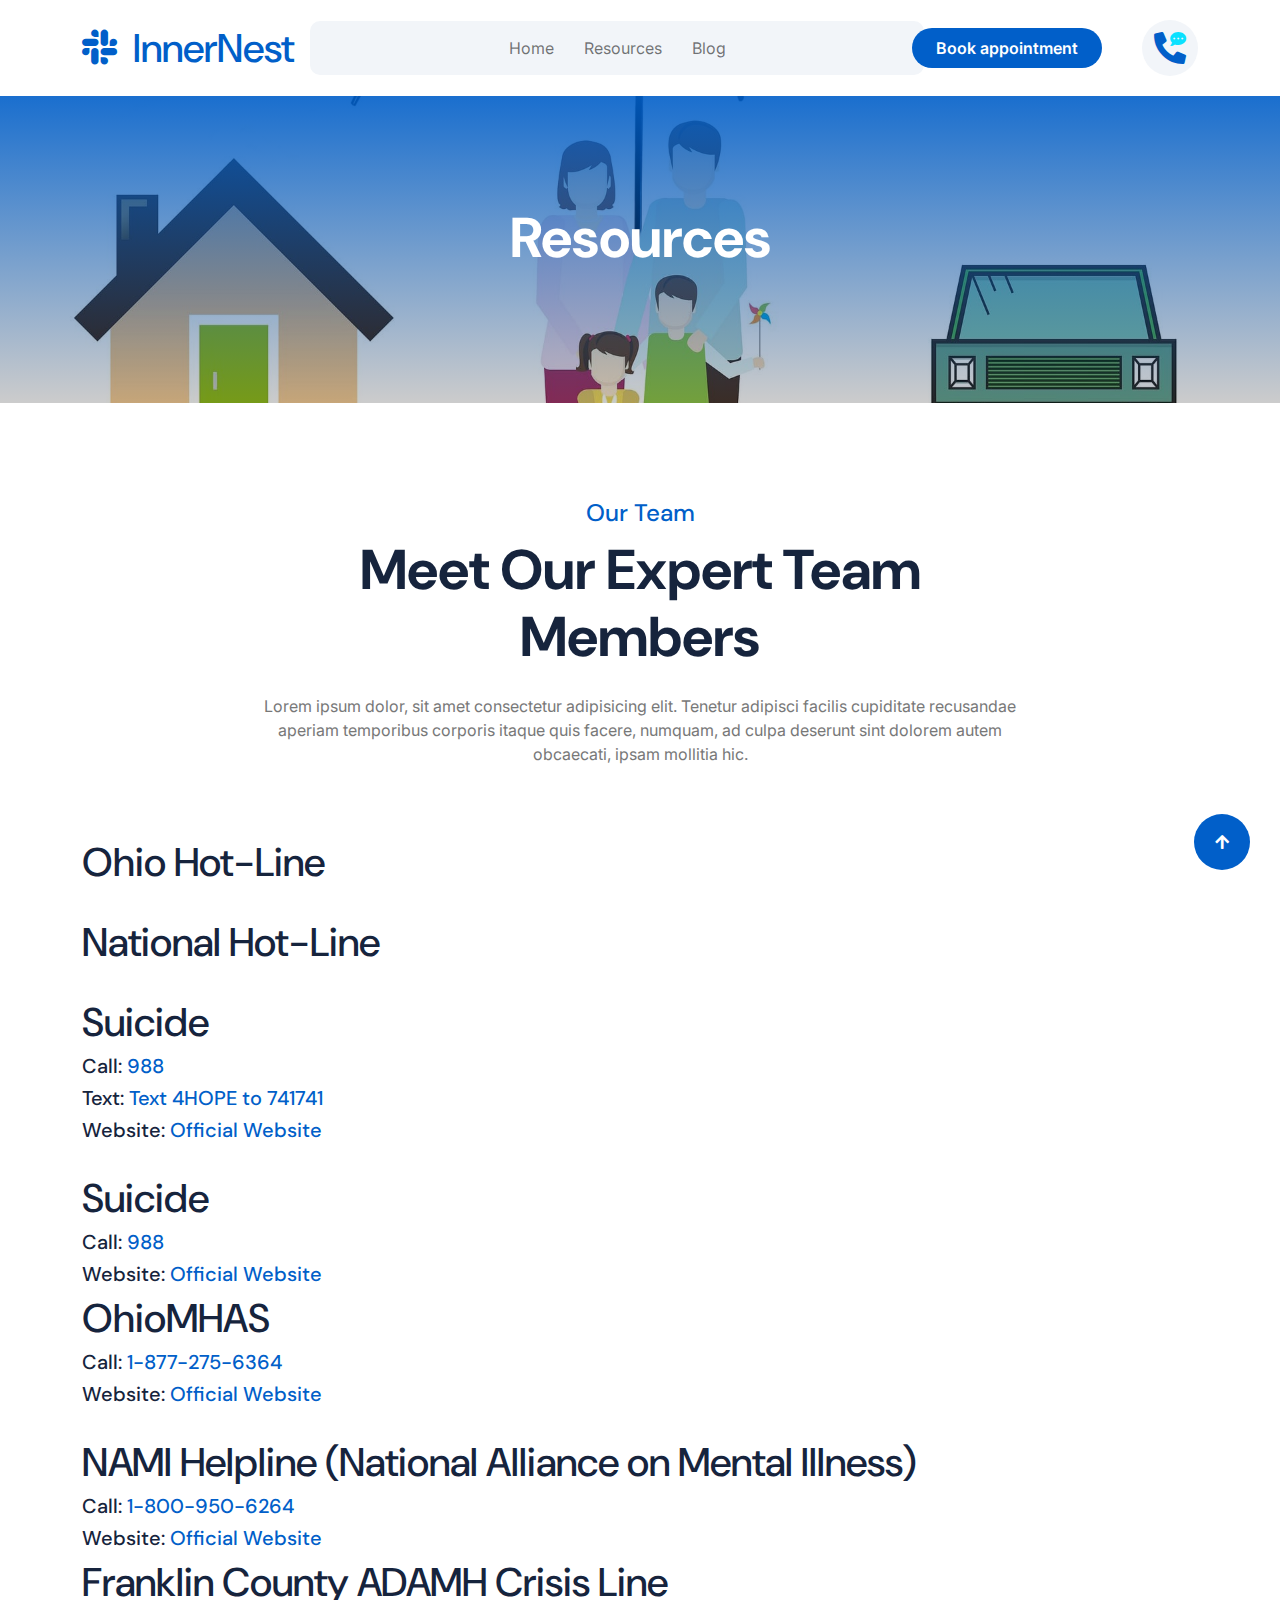
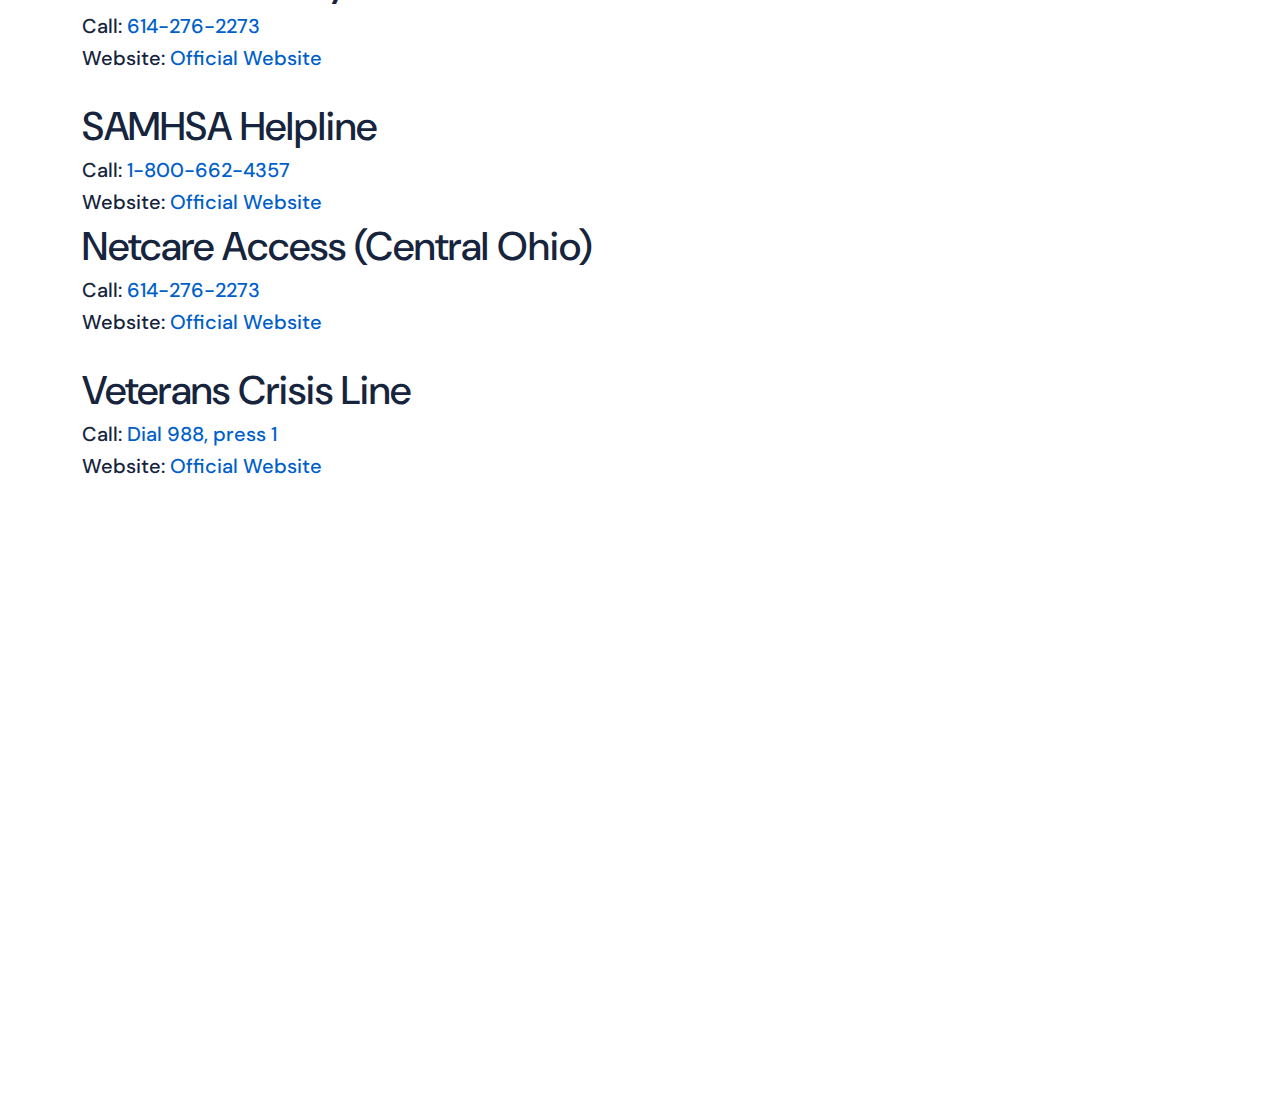
<file: resources.html>
<!DOCTYPE html>
<html lang="en">

    <head>
        <meta charset="utf-8">
        <title>InnerNest</title>
        <meta content="width=device-width, initial-scale=1.0" name="viewport">
        <meta content="" name="keywords">
        <meta content="" name="description">

        <!-- Google Web Fonts -->
        <link rel="preconnect" href="https://fonts.googleapis.com">
        <link rel="preconnect" href="https://fonts.gstatic.com" crossorigin>
        <link href="https://fonts.googleapis.com/css2?family=DM+Sans:ital,opsz,wght@0,9..40,100..1000;1,9..40,100..1000&family=Inter:slnt,wght@-10..0,100..900&display=swap" rel="stylesheet">

        <!-- Icon Font Stylesheet -->
        <link rel="stylesheet" href="https://use.fontawesome.com/releases/v5.15.4/css/all.css"/>
        <link href="https://cdn.jsdelivr.net/npm/bootstrap-icons@1.4.1/font/bootstrap-icons.css" rel="stylesheet">

        <!-- Libraries Stylesheet -->
        <link rel="stylesheet" href="lib/animate/animate.min.css"/>
        <link href="lib/lightbox/css/lightbox.min.css" rel="stylesheet">
        <link href="lib/owlcarousel/assets/owl.carousel.min.css" rel="stylesheet">


        <!-- Customized Bootstrap Stylesheet -->
        <link href="css/bootstrap.min.css" rel="stylesheet">

        <!-- Template Stylesheet -->
        <link href="css/style.css" rel="stylesheet">
    </head>

    <body>

        <!-- Spinner Start -->
        <div id="spinner" class="show bg-white position-fixed translate-middle w-100 vh-100 top-50 start-50 d-flex align-items-center justify-content-center">
            <div class="spinner-border text-primary" style="width: 3rem; height: 3rem;" role="status">
                <span class="sr-only">Loading...</span>
            </div>
        </div>

        <!-- Navbar & Hero Start -->
        <div class="container-fluid nav-bar px-0 px-lg-4 py-lg-0">
            <div class="container">
                <nav class="navbar navbar-expand-lg navbar-light"> 
                    <a href="#" class="navbar-brand p-0">
                        <h1 class="text-primary mb-0"><i class="fab fa-slack me-2"></i> InnerNest</h1>
                    </a>
                    <button class="navbar-toggler" type="button" data-bs-toggle="collapse" data-bs-target="#navbarCollapse">
                        <span class="fa fa-bars"></span>
                    </button>
                    <div class="collapse navbar-collapse" id="navbarCollapse">
                        <div class="navbar-nav mx-0 mx-lg-auto">
                            <a href="index.html" class="nav-item nav-link">Home</a>
                            <a href="about.html" class="nav-item nav-link">Resources</a>
                            <a href="blog.html" class="nav-item nav-link">Blog</a>
                        </div>
                        <div class="nav-btn px-3">
                            <a href="contact.html" class="btn btn-primary rounded-pill py-2 px-4 ms-3 flex-shrink-0"> Book appointment</a>
                        </div>
                    </div>
                    <div class="d-none d-xl-flex flex-shrink-0 ps-4">
                        <a href="chatbot.html" class="btn btn-light btn-lg-square rounded-circle position-relative wow tada" data-wow-delay=".9s">
                            <i class="fa fa-phone-alt fa-2x"></i>
                            <div class="position-absolute" style="top: 7px; right: 12px;">
                                <span><i class="fa fa-comment-dots text-secondary"></i></span>
                            </div>
                        </a>
                    </div>
                </nav>
            </div>
        </div>
        <!-- Header Start -->
        <div class="container-fluid bg-breadcrumb">
            <div class="container text-center py-5" style="max-width: 900px;">
                <h4 class="text-white display-4 mb-4 wow fadeInDown" data-wow-delay="0.1s">Resources</h4>    
            </div>
        </div>

        <!-- Team Start -->
        <div class="container-fluid team py-5">
            <div class="container py-5">
                <div class="text-center mx-auto pb-5 wow fadeInUp" data-wow-delay="0.2s" style="max-width: 800px;">
                    <h4 class="text-primary">Our Team</h4>
                    <h1 class="display-4 mb-4">Meet Our Expert Team Members</h1>
                    <p class="mb-0">Lorem ipsum dolor, sit amet consectetur adipisicing elit. Tenetur adipisci facilis cupiditate recusandae aperiam temporibus corporis itaque quis facere, numquam, ad culpa deserunt sint dolorem autem obcaecati, ipsam mollitia hic.
                    </p>
                </div>

                <br>
                <div class="row g-4" id="r_c_holder">
                    <div class="resources_container1" data-wow-delay="0.2s">
                        <div class="resources">

                            <h1 id="otl">Ohio Hot-Line</h1>
                            
                        </div>
                        
                    </div>

                    
                    <div class="resources_container2" data-wow-delay="0.2s">
                        <div class="resources">
                            <h1 id="otl">National Hot-Line</h1>
                            
                        </div>
                    </div>
                    
                </div>
                <br>
                <div class="row g-4" id="r_c_holder">
                    <div class="resources_container1" data-wow-delay="0.2s">
                        <div class="resources">
                            
                            <h1 id="otl">Suicide</h1>
                            <h5 class="call">Call: <a href="tel:988" class="call">988</a>
                            <h5 class="call">Text: <a href="sms:741741?body=4HOPE" class="call">Text 4HOPE to 741741</a>
                            <h5 class="call">Website: <a href="https://988lifeline.org/?utm_source=google&utm_medium=web&utm_campaign=onebox" class="call">Official Website</a>
                            
                            
                        </div>
                    </div>

                    
                    <div class="resources_container2" data-wow-delay="0.2s">
                        <div class="resources">
                            <h1 id="otl">Suicide</h1>
                            <h5 class="call">Call: <a href="tel:988" class="call">988</a>
                            <h5 class="call">Website: <a href="https://988lifeline.org/?utm_source=google&utm_medium=web&utm_campaign=onebox" class="call">Official Website</a>
                            
                        </div>
                    </div>
                    
                </div>
                <div class="row g-4" id="r_c_holder">
                    <div class="resources_container1" data-wow-delay="0.2s">
                        <div class="resources">
                            
                            <h1 id="otl">OhioMHAS</h1>
                            <h5 class="call">Call: <a href="tel:1-877-275-6364" class="call">1-877-275-6364</a>
                            <h5 class="call">Website: <a href="https://mha.ohio.govv" class="call">Official Website</a>
                            
                            
                        </div>
                    </div>

                    
                    <div class="resources_container2" data-wow-delay="0.2s">
                        <div class="resources">
                            <h1 id="otl">NAMI Helpline (National Alliance on Mental Illness)</h1>
                            <h5 class="call">Call: <a href="tel:1-800-950-6264" class="call">1-800-950-6264</a>
                            <h5 class="call">Website: <a href="https://nami.org/help" class="call">Official Website</a>
                            
                        </div>
                    </div>
                    
                </div>
                <div class="row g-4" id="r_c_holder">
                    <div class="resources_container1" data-wow-delay="0.2s">
                        <div class="resources">
                            
                            <h1 id="otl">Franklin County ADAMH Crisis Line</h1>
                            <h5 class="call">Call: <a href="tel:614-276-2273" class="call">614-276-2273</a>
                            <h5 class="call">Website: <a href="https://adamhfranklin.org" class="call">Official Website</a>
                            
                            
                        </div>
                    </div>

                    
                    <div class="resources_container2" data-wow-delay="0.2s">
                        <div class="resources">
                            <h1 id="otl">SAMHSA Helpline</h1>
                            <h5 class="call">Call: <a href="tel:1-800-662-4357" class="call">1-800-662-4357</a>
                            <h5 class="call">Website: <a href="https://findtreatment.gov" class="call">Official Website</a>
                            
                        </div>
                    </div>
                    
                </div>
                <div class="row g-4" id="r_c_holder">
                    <div class="resources_container1" data-wow-delay="0.2s">
                        <div class="resources">
                            
                            <h1 id="otl">Netcare Access (Central Ohio)</h1>
                            <h5 class="call">Call: <a href="tel:614-276-2273" class="call">614-276-2273</a>
                            <h5 class="call">Website: <a href="https://mha.ohio.govv" class="call">Official Website</a>
                            
                            
                        </div>
                    </div>

                    
                    <div class="resources_container2" data-wow-delay="0.2s">
                        <div class="resources">
                            <h1 id="otl">Veterans Crisis Line</h1>
                            <h5 class="call">Call: <a href="tel:988" class="call">Dial 988, press 1</a>
                            <h5 class="call">Website: <a href="https://www.veteranscrisisline.netx" class="call">Official Website</a>
                            
                        </div>
                    </div>
                    
                </div>
                
                    
                </div>
            </div>
        </div>
        <!-- Team End -->


        <!-- Footer Start -->
        <div class="container-fluid footer py-5 wow fadeIn" data-wow-delay="0.2s">
            <div class="container py-5">
                <div class="row g-5">
                    <div class="col-xl-9">
                        <div class="mb-5">
                            <div class="row g-4">
                                <div class="col-md-6 col-lg-6 col-xl-5">
                                    <div class="footer-item">
                                        <a href="index.html" class="p-0">
                                            <h3 class="text-white"><i class="fab fa-slack me-3"></i> InnerNest</h3>
                                        </a>
                                        <p class="text-white mb-4">You matter. If you or someone you know needs help right now, reach out to a trusted friend or call the U.S. National Suicide Prevention Lifeline at 988 (text "HELLO" to 988 for text support).</p>
                                        <div class="footer-btn d-flex">
                                            <a class="btn btn-md-square rounded-circle me-3" href="#"><i class="fab fa-facebook-f"></i></a>
                                            <a class="btn btn-md-square rounded-circle me-3" href="#"><i class="fab fa-twitter"></i></a>
                                            <a class="btn btn-md-square rounded-circle me-3" href="#"><i class="fab fa-instagram"></i></a>
                                            <a class="btn btn-md-square rounded-circle me-0" href="#"><i class="fab fa-linkedin-in"></i></a>
                                        </div>
                                    </div>
                                </div>
                            </div>
                        </div>
                    </div>    
                </div>
            </div>
        </div>

        <!-- Back to Top -->
        <a href="#" class="btn btn-primary btn-lg-square rounded-circle back-to-top"><i class="fa fa-arrow-up"></i></a>   

        
        <!-- JavaScript Libraries -->
        <script src="https://ajax.googleapis.com/ajax/libs/jquery/3.6.4/jquery.min.js"></script>
        <script src="https://cdn.jsdelivr.net/npm/bootstrap@5.0.0/dist/js/bootstrap.bundle.min.js"></script>
        <script src="lib/wow/wow.min.js"></script>
        <script src="lib/easing/easing.min.js"></script>
        <script src="lib/waypoints/waypoints.min.js"></script>
        <script src="lib/counterup/counterup.min.js"></script>
        <script src="lib/lightbox/js/lightbox.min.js"></script>
        <script src="lib/owlcarousel/owl.carousel.min.js"></script>
        

        <!-- Template Javascript -->
        <script src="js/main.js"></script>
    </body>

</html>
</file>
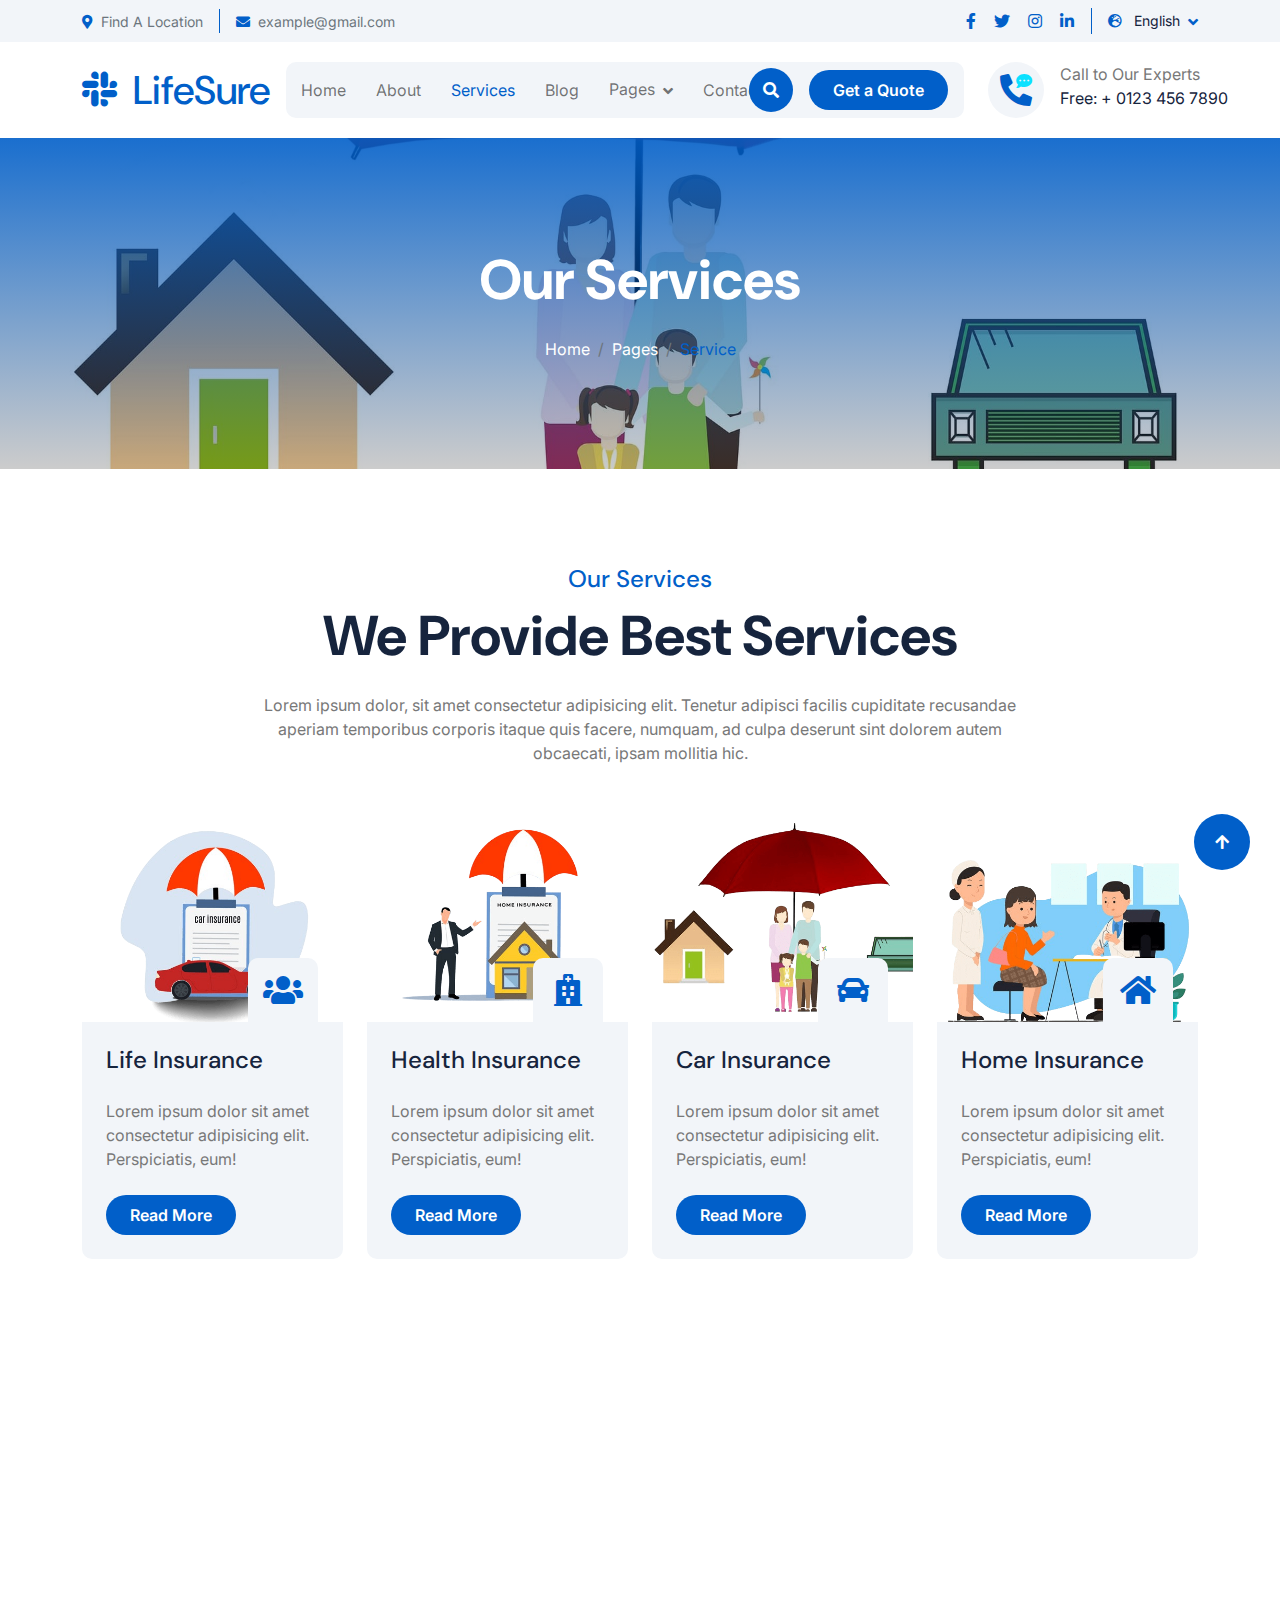
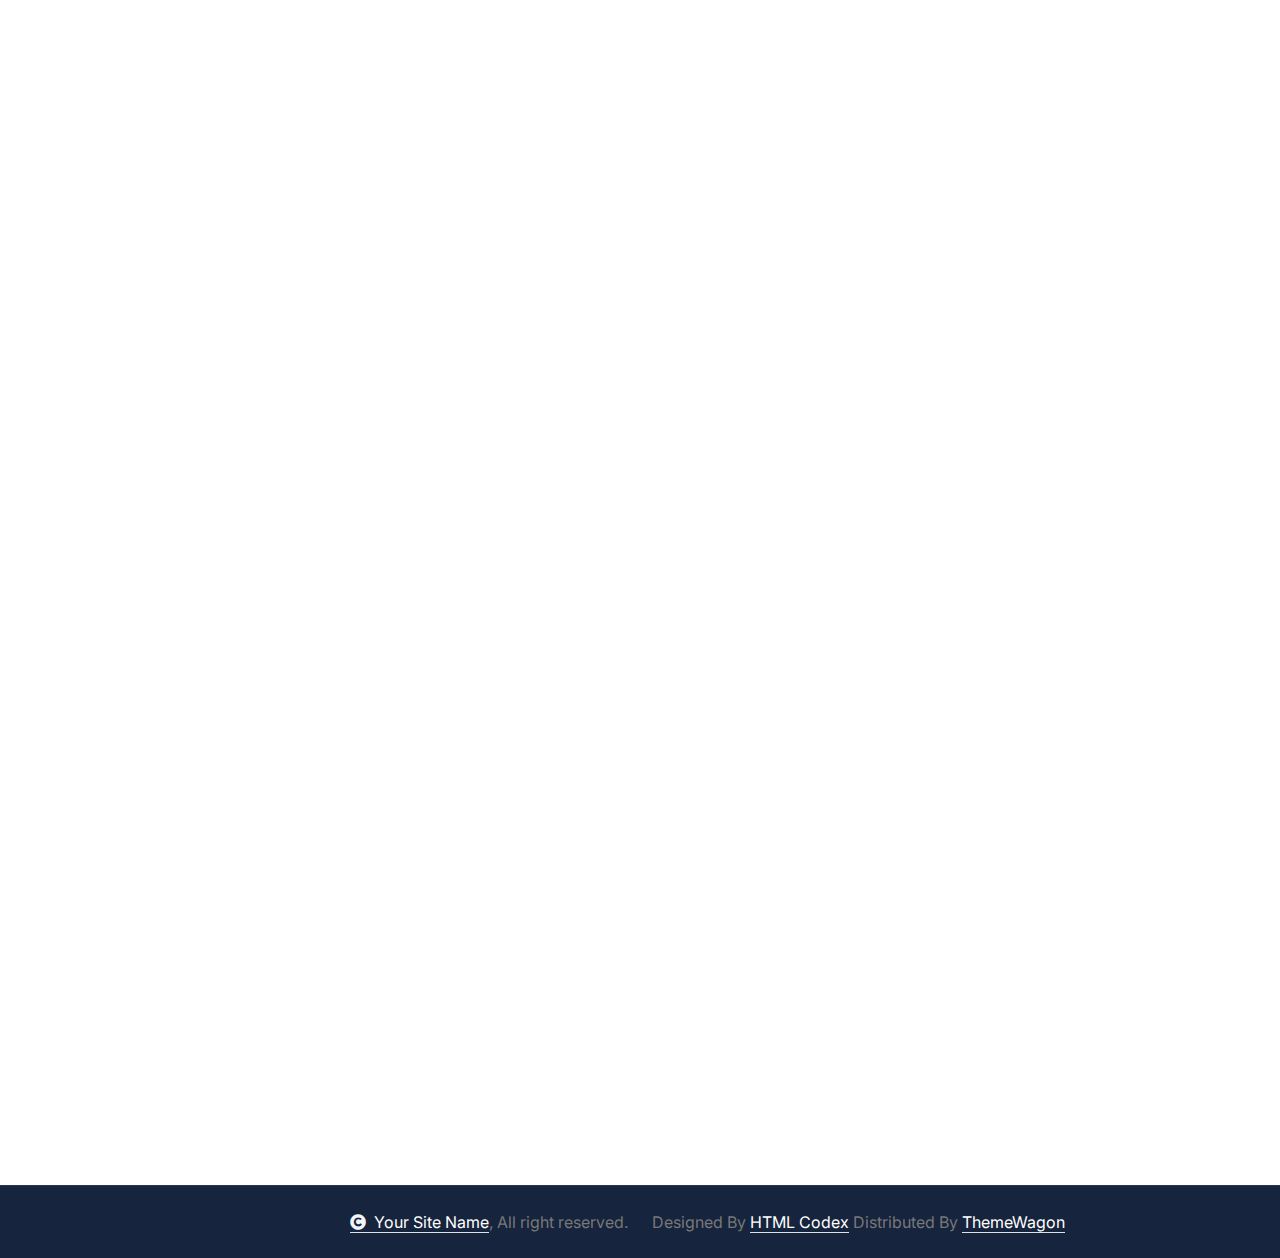
<file: service.html>
<!DOCTYPE html>
<html lang="en">

    <head>
        <meta charset="utf-8">
        <title>LifeSure - Life Insurance Website Template</title>
        <meta content="width=device-width, initial-scale=1.0" name="viewport">
        <meta content="" name="keywords">
        <meta content="" name="description">

        <!-- Google Web Fonts -->
        <link rel="preconnect" href="https://fonts.googleapis.com">
        <link rel="preconnect" href="https://fonts.gstatic.com" crossorigin>
        <link href="https://fonts.googleapis.com/css2?family=DM+Sans:ital,opsz,wght@0,9..40,100..1000;1,9..40,100..1000&family=Inter:slnt,wght@-10..0,100..900&display=swap" rel="stylesheet">

        <!-- Icon Font Stylesheet -->
        <link rel="stylesheet" href="https://use.fontawesome.com/releases/v5.15.4/css/all.css"/>
        <link href="https://cdn.jsdelivr.net/npm/bootstrap-icons@1.4.1/font/bootstrap-icons.css" rel="stylesheet">

        <!-- Libraries Stylesheet -->
        <link rel="stylesheet" href="lib/animate/animate.min.css"/>
        <link href="lib/lightbox/css/lightbox.min.css" rel="stylesheet">
        <link href="lib/owlcarousel/assets/owl.carousel.min.css" rel="stylesheet">


        <!-- Customized Bootstrap Stylesheet -->
        <link href="css/bootstrap.min.css" rel="stylesheet">

        <!-- Template Stylesheet -->
        <link href="css/style.css" rel="stylesheet">
    </head>

    <body>

        <!-- Spinner Start -->
        <div id="spinner" class="show bg-white position-fixed translate-middle w-100 vh-100 top-50 start-50 d-flex align-items-center justify-content-center">
            <div class="spinner-border text-primary" style="width: 3rem; height: 3rem;" role="status">
                <span class="sr-only">Loading...</span>
            </div>
        </div>
        <!-- Spinner End -->

        <!-- Topbar Start -->
        <div class="container-fluid topbar px-0 px-lg-4 bg-light py-2 d-none d-lg-block">
            <div class="container">
                <div class="row gx-0 align-items-center">
                    <div class="col-lg-8 text-center text-lg-start mb-lg-0">
                        <div class="d-flex flex-wrap">
                            <div class="border-end border-primary pe-3">
                                <a href="#" class="text-muted small"><i class="fas fa-map-marker-alt text-primary me-2"></i>Find A Location</a>
                            </div>
                            <div class="ps-3">
                                <a href="mailto:example@gmail.com" class="text-muted small"><i class="fas fa-envelope text-primary me-2"></i>example@gmail.com</a>
                            </div>
                        </div>
                    </div>
                    <div class="col-lg-4 text-center text-lg-end">
                        <div class="d-flex justify-content-end">
                            <div class="d-flex border-end border-primary pe-3">
                                <a class="btn p-0 text-primary me-3" href="#"><i class="fab fa-facebook-f"></i></a>
                                <a class="btn p-0 text-primary me-3" href="#"><i class="fab fa-twitter"></i></a>
                                <a class="btn p-0 text-primary me-3" href="#"><i class="fab fa-instagram"></i></a>
                                <a class="btn p-0 text-primary me-0" href="#"><i class="fab fa-linkedin-in"></i></a>
                            </div>
                            <div class="dropdown ms-3">
                                <a href="#" class="dropdown-toggle text-dark" data-bs-toggle="dropdown"><small><i class="fas fa-globe-europe text-primary me-2"></i> English</small></a>
                                <div class="dropdown-menu rounded">
                                    <a href="#" class="dropdown-item">English</a>
                                    <a href="#" class="dropdown-item">Bangla</a>
                                    <a href="#" class="dropdown-item">French</a>
                                    <a href="#" class="dropdown-item">Spanish</a>
                                    <a href="#" class="dropdown-item">Arabic</a>
                                </div>
                            </div>
                        </div>
                    </div>
                </div>
            </div>
        </div>
        <!-- Topbar End -->

        <!-- Navbar & Hero Start -->
        <div class="container-fluid nav-bar px-0 px-lg-4 py-lg-0">
            <div class="container">
                <nav class="navbar navbar-expand-lg navbar-light"> 
                    <a href="#" class="navbar-brand p-0">
                        <h1 class="text-primary mb-0"><i class="fab fa-slack me-2"></i> LifeSure</h1>
                        <!-- <img src="img/logo.png" alt="Logo"> -->
                    </a>
                    <button class="navbar-toggler" type="button" data-bs-toggle="collapse" data-bs-target="#navbarCollapse">
                        <span class="fa fa-bars"></span>
                    </button>
                    <div class="collapse navbar-collapse" id="navbarCollapse">
                        <div class="navbar-nav mx-0 mx-lg-auto">
                            <a href="index.html" class="nav-item nav-link">Home</a>
                            <a href="about.html" class="nav-item nav-link">About</a>
                            <a href="service.html" class="nav-item nav-link active">Services</a>
                            <a href="blog.html" class="nav-item nav-link">Blog</a>
                            <div class="nav-item dropdown">
                                <a href="#" class="nav-link" data-bs-toggle="dropdown">
                                    <span class="dropdown-toggle">Pages</span>
                                </a>
                                <div class="dropdown-menu">
                                    <a href="feature.html" class="dropdown-item">Our Features</a>
                                    <a href="team.html" class="dropdown-item">Our team</a>
                                    <a href="testimonial.html" class="dropdown-item">Testimonial</a>
                                    <a href="FAQ.html" class="dropdown-item">FAQs</a>
                                    <a href="404.html" class="dropdown-item">404 Page</a>
                                </div>
                            </div>
                            <a href="contact.html" class="nav-item nav-link">Contact</a>
                            <div class="nav-btn px-3">
                                <button class="btn-search btn btn-primary btn-md-square rounded-circle flex-shrink-0" data-bs-toggle="modal" data-bs-target="#searchModal"><i class="fas fa-search"></i></button>
                                <a href="#" class="btn btn-primary rounded-pill py-2 px-4 ms-3 flex-shrink-0"> Get a Quote</a>
                            </div>
                        </div>
                    </div>
                    <div class="d-none d-xl-flex flex-shrink-0 ps-4">
                        <a href="#" class="btn btn-light btn-lg-square rounded-circle position-relative wow tada" data-wow-delay=".9s">
                            <i class="fa fa-phone-alt fa-2x"></i>
                            <div class="position-absolute" style="top: 7px; right: 12px;">
                                <span><i class="fa fa-comment-dots text-secondary"></i></span>
                            </div>
                        </a>
                        <div class="d-flex flex-column ms-3">
                            <span>Call to Our Experts</span>
                            <a href="tel:+ 0123 456 7890"><span class="text-dark">Free: + 0123 456 7890</span></a>
                        </div>
                    </div>
                </nav>
            </div>
        </div>
        <!-- Navbar & Hero End -->

        <!-- Modal Search Start -->
        <div class="modal fade" id="searchModal" tabindex="-1" aria-labelledby="exampleModalLabel" aria-hidden="true">
            <div class="modal-dialog modal-fullscreen">
                <div class="modal-content rounded-0">
                    <div class="modal-header">
                        <h5 class="modal-title" id="exampleModalLabel">Search by keyword</h5>
                        <button type="button" class="btn-close" data-bs-dismiss="modal" aria-label="Close"></button>
                    </div>
                    <div class="modal-body d-flex align-items-center bg-primary">
                        <div class="input-group w-75 mx-auto d-flex">
                            <input type="search" class="form-control p-3" placeholder="keywords" aria-describedby="search-icon-1">
                            <span id="search-icon-1" class="btn bg-light border nput-group-text p-3"><i class="fa fa-search"></i></span>
                        </div>
                    </div>
                </div>
            </div>
        </div>
        <!-- Modal Search End -->


        <!-- Header Start -->
        <div class="container-fluid bg-breadcrumb">
            <div class="container text-center py-5" style="max-width: 900px;">
                <h4 class="text-white display-4 mb-4 wow fadeInDown" data-wow-delay="0.1s">Our Services</h4>
                <ol class="breadcrumb d-flex justify-content-center mb-0 wow fadeInDown" data-wow-delay="0.3s">
                    <li class="breadcrumb-item"><a href="index.html">Home</a></li>
                    <li class="breadcrumb-item"><a href="#">Pages</a></li>
                    <li class="breadcrumb-item active text-primary">Service</li>
                </ol>    
            </div>
        </div>
        <!-- Header End -->


        <!-- Service Start -->
        <div class="container-fluid service py-5">
            <div class="container py-5">
                <div class="text-center mx-auto pb-5 wow fadeInUp" data-wow-delay="0.2s" style="max-width: 800px;">
                    <h4 class="text-primary">Our Services</h4>
                    <h1 class="display-4 mb-4">We Provide Best Services</h1>
                    <p class="mb-0">Lorem ipsum dolor, sit amet consectetur adipisicing elit. Tenetur adipisci facilis cupiditate recusandae aperiam temporibus corporis itaque quis facere, numquam, ad culpa deserunt sint dolorem autem obcaecati, ipsam mollitia hic.
                    </p>
                </div>
                <div class="row g-4 justify-content-center">
                    <div class="col-md-6 col-lg-6 col-xl-3 wow fadeInUp" data-wow-delay="0.2s">
                        <div class="service-item">
                            <div class="service-img">
                                <img src="img/blog-1.png" class="img-fluid rounded-top w-100" alt="">
                                <div class="service-icon p-3">
                                    <i class="fa fa-users fa-2x"></i>
                                </div>
                            </div>
                            <div class="service-content p-4">
                                <div class="service-content-inner">
                                    <a href="#" class="d-inline-block h4 mb-4">Life Insurance</a>
                                    <p class="mb-4">Lorem ipsum dolor sit amet consectetur adipisicing elit. Perspiciatis, eum!</p>
                                    <a class="btn btn-primary rounded-pill py-2 px-4" href="#">Read More</a>
                                </div>
                            </div>
                        </div>
                    </div>
                    <div class="col-md-6 col-lg-6 col-xl-3 wow fadeInUp" data-wow-delay="0.4s">
                        <div class="service-item">
                            <div class="service-img">
                                <img src="img/blog-2.png" class="img-fluid rounded-top w-100" alt="">
                                <div class="service-icon p-3">
                                    <i class="fa fa-hospital fa-2x"></i>
                                </div>
                            </div>
                            <div class="service-content p-4">
                                <div class="service-content-inner">
                                    <a href="#" class="d-inline-block h4 mb-4">Health Insurance</a>
                                    <p class="mb-4">Lorem ipsum dolor sit amet consectetur adipisicing elit. Perspiciatis, eum!</p>
                                    <a class="btn btn-primary rounded-pill py-2 px-4" href="#">Read More</a>
                                </div>
                            </div>
                        </div>
                    </div>
                    <div class="col-md-6 col-lg-6 col-xl-3 wow fadeInUp" data-wow-delay="0.6s">
                        <div class="service-item">
                            <div class="service-img">
                                <img src="img/blog-3.png" class="img-fluid rounded-top w-100" alt="">
                                <div class="service-icon p-3">
                                    <i class="fa fa-car fa-2x"></i>
                                </div>
                            </div>
                            <div class="service-content p-4">
                                <div class="service-content-inner">
                                    <a href="#" class="d-inline-block h4 mb-4">Car Insurance</a>
                                    <p class="mb-4">Lorem ipsum dolor sit amet consectetur adipisicing elit. Perspiciatis, eum!</p>
                                    <a class="btn btn-primary rounded-pill py-2 px-4" href="#">Read More</a>
                                </div>
                            </div>
                        </div>
                    </div>
                    <div class="col-md-6 col-lg-6 col-xl-3 wow fadeInUp" data-wow-delay="0.8s">
                        <div class="service-item">
                            <div class="service-img">
                                <img src="img/blog-4.png" class="img-fluid rounded-top w-100" alt="">
                                <div class="service-icon p-3">
                                    <i class="fa fa-home fa-2x"></i>
                                </div>
                            </div>
                            <div class="service-content p-4">
                                <div class="service-content-inner">
                                    <a href="#" class="d-inline-block h4 mb-4">Home Insurance</a>
                                    <p class="mb-4">Lorem ipsum dolor sit amet consectetur adipisicing elit. Perspiciatis, eum!</p>
                                    <a class="btn btn-primary rounded-pill py-2 px-4" href="#">Read More</a>
                                </div>
                            </div>
                        </div>
                    </div>
                    <div class="col-12 text-center wow fadeInUp" data-wow-delay="0.2s">
                        <a class="btn btn-primary rounded-pill py-3 px-5" href="#">More Services</a>
                    </div>
                </div>
            </div>
        </div>
        <!-- Service End -->


        <!-- Testimonial Start -->
        <div class="container-fluid testimonial pb-5">
            <div class="container pb-5">
                <div class="text-center mx-auto pb-5 wow fadeInUp" data-wow-delay="0.2s" style="max-width: 800px;">
                    <h4 class="text-primary">Testimonial</h4>
                    <h1 class="display-4 mb-4">What Our Customers Are Saying</h1>
                    <p class="mb-0">Lorem ipsum dolor, sit amet consectetur adipisicing elit. Tenetur adipisci facilis cupiditate recusandae aperiam temporibus corporis itaque quis facere, numquam, ad culpa deserunt sint dolorem autem obcaecati, ipsam mollitia hic.
                    </p>
                </div>
                <div class="owl-carousel testimonial-carousel wow fadeInUp" data-wow-delay="0.2s">
                    <div class="testimonial-item bg-light rounded">
                        <div class="row g-0">
                            <div class="col-4  col-lg-4 col-xl-3">
                                <div class="h-100">
                                    <img src="img/testimonial-1.jpg" class="img-fluid h-100 rounded" style="object-fit: cover;" alt="">
                                </div>
                            </div>
                            <div class="col-8 col-lg-8 col-xl-9">
                                <div class="d-flex flex-column my-auto text-start p-4">
                                    <h4 class="text-dark mb-0">Client Name</h4>
                                    <p class="mb-3">Profession</p>
                                    <div class="d-flex text-primary mb-3">
                                        <i class="fas fa-star"></i>
                                        <i class="fas fa-star"></i>
                                        <i class="fas fa-star"></i>
                                        <i class="fas fa-star"></i>
                                        <i class="fas fa-star"></i>
                                    </div>
                                    <p class="mb-0">Lorem, ipsum dolor sit amet consectetur adipisicing elit. Enim error molestiae aut modi corrupti fugit eaque rem nulla incidunt temporibus quisquam,
                                    </p>
                                </div>
                            </div>
                        </div>
                    </div>
                    <div class="testimonial-item bg-light rounded">
                        <div class="row g-0">
                            <div class="col-4  col-lg-4 col-xl-3">
                                <div class="h-100">
                                    <img src="img/testimonial-2.jpg" class="img-fluid h-100 rounded" style="object-fit: cover;" alt="">
                                </div>
                            </div>
                            <div class="col-8 col-lg-8 col-xl-9">
                                <div class="d-flex flex-column my-auto text-start p-4">
                                    <h4 class="text-dark mb-0">Client Name</h4>
                                    <p class="mb-3">Profession</p>
                                    <div class="d-flex text-primary mb-3">
                                        <i class="fas fa-star"></i>
                                        <i class="fas fa-star"></i>
                                        <i class="fas fa-star"></i>
                                        <i class="fas fa-star"></i>
                                        <i class="fas fa-star text-body"></i>
                                    </div>
                                    <p class="mb-0">Lorem, ipsum dolor sit amet consectetur adipisicing elit. Enim error molestiae aut modi corrupti fugit eaque rem nulla incidunt temporibus quisquam,
                                    </p>
                                </div>
                            </div>
                        </div>
                    </div>
                    <div class="testimonial-item bg-light rounded">
                        <div class="row g-0">
                            <div class="col-4  col-lg-4 col-xl-3">
                                <div class="h-100">
                                    <img src="img/testimonial-3.jpg" class="img-fluid h-100 rounded" style="object-fit: cover;" alt="">
                                </div>
                            </div>
                            <div class="col-8 col-lg-8 col-xl-9">
                                <div class="d-flex flex-column my-auto text-start p-4">
                                    <h4 class="text-dark mb-0">Client Name</h4>
                                    <p class="mb-3">Profession</p>
                                    <div class="d-flex text-primary mb-3">
                                        <i class="fas fa-star"></i>
                                        <i class="fas fa-star"></i>
                                        <i class="fas fa-star"></i>
                                        <i class="fas fa-star text-body"></i>
                                        <i class="fas fa-star text-body"></i>
                                    </div>
                                    <p class="mb-0">Lorem, ipsum dolor sit amet consectetur adipisicing elit. Enim error molestiae aut modi corrupti fugit eaque rem nulla incidunt temporibus quisquam,
                                    </p>
                                </div>
                            </div>
                        </div>
                    </div>
                </div>
            </div>
        </div>
        <!-- Testimonial End -->


        <!-- Footer Start -->
        <div class="container-fluid footer py-5 wow fadeIn" data-wow-delay="0.2s">
            <div class="container py-5">
                <div class="row g-5">
                    <div class="col-xl-9">
                        <div class="mb-5">
                            <div class="row g-4">
                                <div class="col-md-6 col-lg-6 col-xl-5">
                                    <div class="footer-item">
                                        <a href="index.html" class="p-0">
                                            <h3 class="text-white"><i class="fab fa-slack me-3"></i> LifeSure</h3>
                                            <!-- <img src="img/logo.png" alt="Logo"> -->
                                        </a>
                                        <p class="text-white mb-4">Dolor amet sit justo amet elitr clita ipsum elitr est.Lorem ipsum dolor sit amet, consectetur adipiscing...</p>
                                        <div class="footer-btn d-flex">
                                            <a class="btn btn-md-square rounded-circle me-3" href="#"><i class="fab fa-facebook-f"></i></a>
                                            <a class="btn btn-md-square rounded-circle me-3" href="#"><i class="fab fa-twitter"></i></a>
                                            <a class="btn btn-md-square rounded-circle me-3" href="#"><i class="fab fa-instagram"></i></a>
                                            <a class="btn btn-md-square rounded-circle me-0" href="#"><i class="fab fa-linkedin-in"></i></a>
                                        </div>
                                    </div>
                                </div>
                                <div class="col-md-6 col-lg-6 col-xl-3">
                                    <div class="footer-item">
                                        <h4 class="text-white mb-4">Useful Links</h4>
                                        <a href="#"><i class="fas fa-angle-right me-2"></i> About Us</a>
                                        <a href="#"><i class="fas fa-angle-right me-2"></i> Features</a>
                                        <a href="#"><i class="fas fa-angle-right me-2"></i> Services</a>
                                        <a href="#"><i class="fas fa-angle-right me-2"></i> FAQ's</a>
                                        <a href="#"><i class="fas fa-angle-right me-2"></i> Blogs</a>
                                        <a href="#"><i class="fas fa-angle-right me-2"></i> Contact</a>
                                    </div>
                                </div>
                                <div class="col-md-6 col-lg-6 col-xl-4">
                                    <div class="footer-item">
                                        <h4 class="mb-4 text-white">Instagram</h4>
                                        <div class="row g-3">
                                            <div class="col-4">
                                                <div class="footer-instagram rounded">
                                                    <img src="img/instagram-footer-1.jpg" class="img-fluid w-100" alt="">
                                                    <div class="footer-search-icon">
                                                        <a href="img/instagram-footer-1.jpg" data-lightbox="footerInstagram-1" class="my-auto"><i class="fas fa-link text-white"></i></a>
                                                    </div>
                                                </div>
                                           </div>
                                           <div class="col-4">
                                                <div class="footer-instagram rounded">
                                                    <img src="img/instagram-footer-2.jpg" class="img-fluid w-100" alt="">
                                                    <div class="footer-search-icon">
                                                        <a href="img/instagram-footer-2.jpg" data-lightbox="footerInstagram-2" class="my-auto"><i class="fas fa-link text-white"></i></a>
                                                    </div>
                                                </div>
                                           </div>
                                            <div class="col-4">
                                                <div class="footer-instagram rounded">
                                                    <img src="img/instagram-footer-3.jpg" class="img-fluid w-100" alt="">
                                                    <div class="footer-search-icon">
                                                        <a href="img/instagram-footer-3.jpg" data-lightbox="footerInstagram-3" class="my-auto"><i class="fas fa-link text-white"></i></a>
                                                    </div>
                                                </div>
                                           </div>
                                            <div class="col-4">
                                                <div class="footer-instagram rounded">
                                                    <img src="img/instagram-footer-4.jpg" class="img-fluid w-100" alt="">
                                                    <div class="footer-search-icon">
                                                        <a href="img/instagram-footer-4.jpg" data-lightbox="footerInstagram-4" class="my-auto"><i class="fas fa-link text-white"></i></a>
                                                    </div>
                                                </div>
                                           </div>
                                            <div class="col-4">
                                                <div class="footer-instagram rounded">
                                                    <img src="img/instagram-footer-5.jpg" class="img-fluid w-100" alt="">
                                                    <div class="footer-search-icon">
                                                        <a href="img/instagram-footer-5.jpg" data-lightbox="footerInstagram-5" class="my-auto"><i class="fas fa-link text-white"></i></a>
                                                    </div>
                                                </div>
                                           </div>
                                           <div class="col-4">
                                                <div class="footer-instagram rounded">
                                                    <img src="img/instagram-footer-6.jpg" class="img-fluid w-100" alt="">
                                                    <div class="footer-search-icon">
                                                        <a href="img/instagram-footer-6.jpg" data-lightbox="footerInstagram-6" class="my-auto"><i class="fas fa-link text-white"></i></a>
                                                    </div>
                                                </div>
                                            </div>
                                        </div>
                                    </div>
                                </div>
                            </div>
                        </div>
                        <div class="pt-5" style="border-top: 1px solid rgba(255, 255, 255, 0.08);">
                            <div class="row g-0">
                                <div class="col-12">
                                    <div class="row g-4">
                                        <div class="col-lg-6 col-xl-4">
                                            <div class="d-flex">
                                                <div class="btn-xl-square bg-primary text-white rounded p-4 me-4">
                                                    <i class="fas fa-map-marker-alt fa-2x"></i>
                                                </div>
                                                <div>
                                                    <h4 class="text-white">Address</h4>
                                                    <p class="mb-0">123 Street New York.USA</p>
                                                </div>
                                            </div>
                                        </div>
                                        <div class="col-lg-6 col-xl-4">
                                            <div class="d-flex">
                                                <div class="btn-xl-square bg-primary text-white rounded p-4 me-4">
                                                    <i class="fas fa-envelope fa-2x"></i>
                                                </div>
                                                <div>
                                                    <h4 class="text-white">Mail Us</h4>
                                                    <p class="mb-0">info@example.com</p>
                                                </div>
                                            </div>
                                        </div>
                                        <div class="col-lg-6 col-xl-4">
                                            <div class="d-flex">
                                                <div class="btn-xl-square bg-primary text-white rounded p-4 me-4">
                                                    <i class="fa fa-phone-alt fa-2x"></i>
                                                </div>
                                                <div>
                                                    <h4 class="text-white">Telephone</h4>
                                                    <p class="mb-0">(+012) 3456 7890</p>
                                                </div>
                                            </div>
                                        </div>
                                    </div>
                                </div>
                            </div>
                        </div>
                    </div>
                    
                    <div class="col-xl-3">
                        <div class="footer-item">
                            <h4 class="text-white mb-4">Newsletter</h4>
                            <p class="text-white mb-3">Dolor amet sit justo amet elitr clita ipsum elitr est.Lorem ipsum dolor sit amet, consectetur adipiscing elit.</p>
                            <div class="position-relative rounded-pill mb-4">
                                <input class="form-control rounded-pill w-100 py-3 ps-4 pe-5" type="text" placeholder="Enter your email">
                                <button type="button" class="btn btn-primary rounded-pill position-absolute top-0 end-0 py-2 mt-2 me-2">SignUp</button>
                            </div>
                            <div class="d-flex flex-shrink-0">
                                <div class="footer-btn">
                                    <a href="#" class="btn btn-lg-square rounded-circle position-relative wow tada" data-wow-delay=".9s">
                                        <i class="fa fa-phone-alt fa-2x"></i>
                                        <div class="position-absolute" style="top: 2px; right: 12px;">
                                            <span><i class="fa fa-comment-dots text-secondary"></i></span>
                                        </div>
                                    </a>
                                </div>
                                <div class="d-flex flex-column ms-3 flex-shrink-0">
                                    <span>Call to Our Experts</span>
                                    <a href="tel:+ 0123 456 7890"><span class="text-white">Free: + 0123 456 7890</span></a>
                                </div>
                            </div>
                        </div>
                    </div>
                </div>
            </div>
        </div>
        <!-- Footer End -->
        
        <!-- Copyright Start -->
        <div class="container-fluid copyright py-4">
            <div class="container">
                <div class="row g-4 align-items-center">
                    <div class="col-md-6 text-center text-md-end mb-md-0">
                        <span class="text-body"><a href="#" class="border-bottom text-white"><i class="fas fa-copyright text-light me-2"></i>Your Site Name</a>, All right reserved.</span>
                    </div>
                    <div class="col-md-6 text-center text-md-start text-body">
                        <!--/*** This template is free as long as you keep the below author’s credit link/attribution link/backlink. ***/-->
                        <!--/*** If you'd like to use the template without the below author’s credit link/attribution link/backlink, ***/-->
                        <!--/*** you can purchase the Credit Removal License from "https://htmlcodex.com/credit-removal". ***/-->
                        Designed By <a class="border-bottom text-white" href="https://htmlcodex.com">HTML Codex</a> Distributed By <a class="border-bottom text-white" href="https://themewagon.com">ThemeWagon</a>
                    </div>
                </div>
            </div>
        </div>
        <!-- Copyright End -->


        <!-- Back to Top -->
        <a href="#" class="btn btn-primary btn-lg-square rounded-circle back-to-top"><i class="fa fa-arrow-up"></i></a>   

        
        <!-- JavaScript Libraries -->
        <script src="https://ajax.googleapis.com/ajax/libs/jquery/3.6.4/jquery.min.js"></script>
        <script src="https://cdn.jsdelivr.net/npm/bootstrap@5.0.0/dist/js/bootstrap.bundle.min.js"></script>
        <script src="lib/wow/wow.min.js"></script>
        <script src="lib/easing/easing.min.js"></script>
        <script src="lib/waypoints/waypoints.min.js"></script>
        <script src="lib/counterup/counterup.min.js"></script>
        <script src="lib/lightbox/js/lightbox.min.js"></script>
        <script src="lib/owlcarousel/owl.carousel.min.js"></script>
        

        <!-- Template Javascript -->
        <script src="js/main.js"></script>
    </body>

</html>
</file>
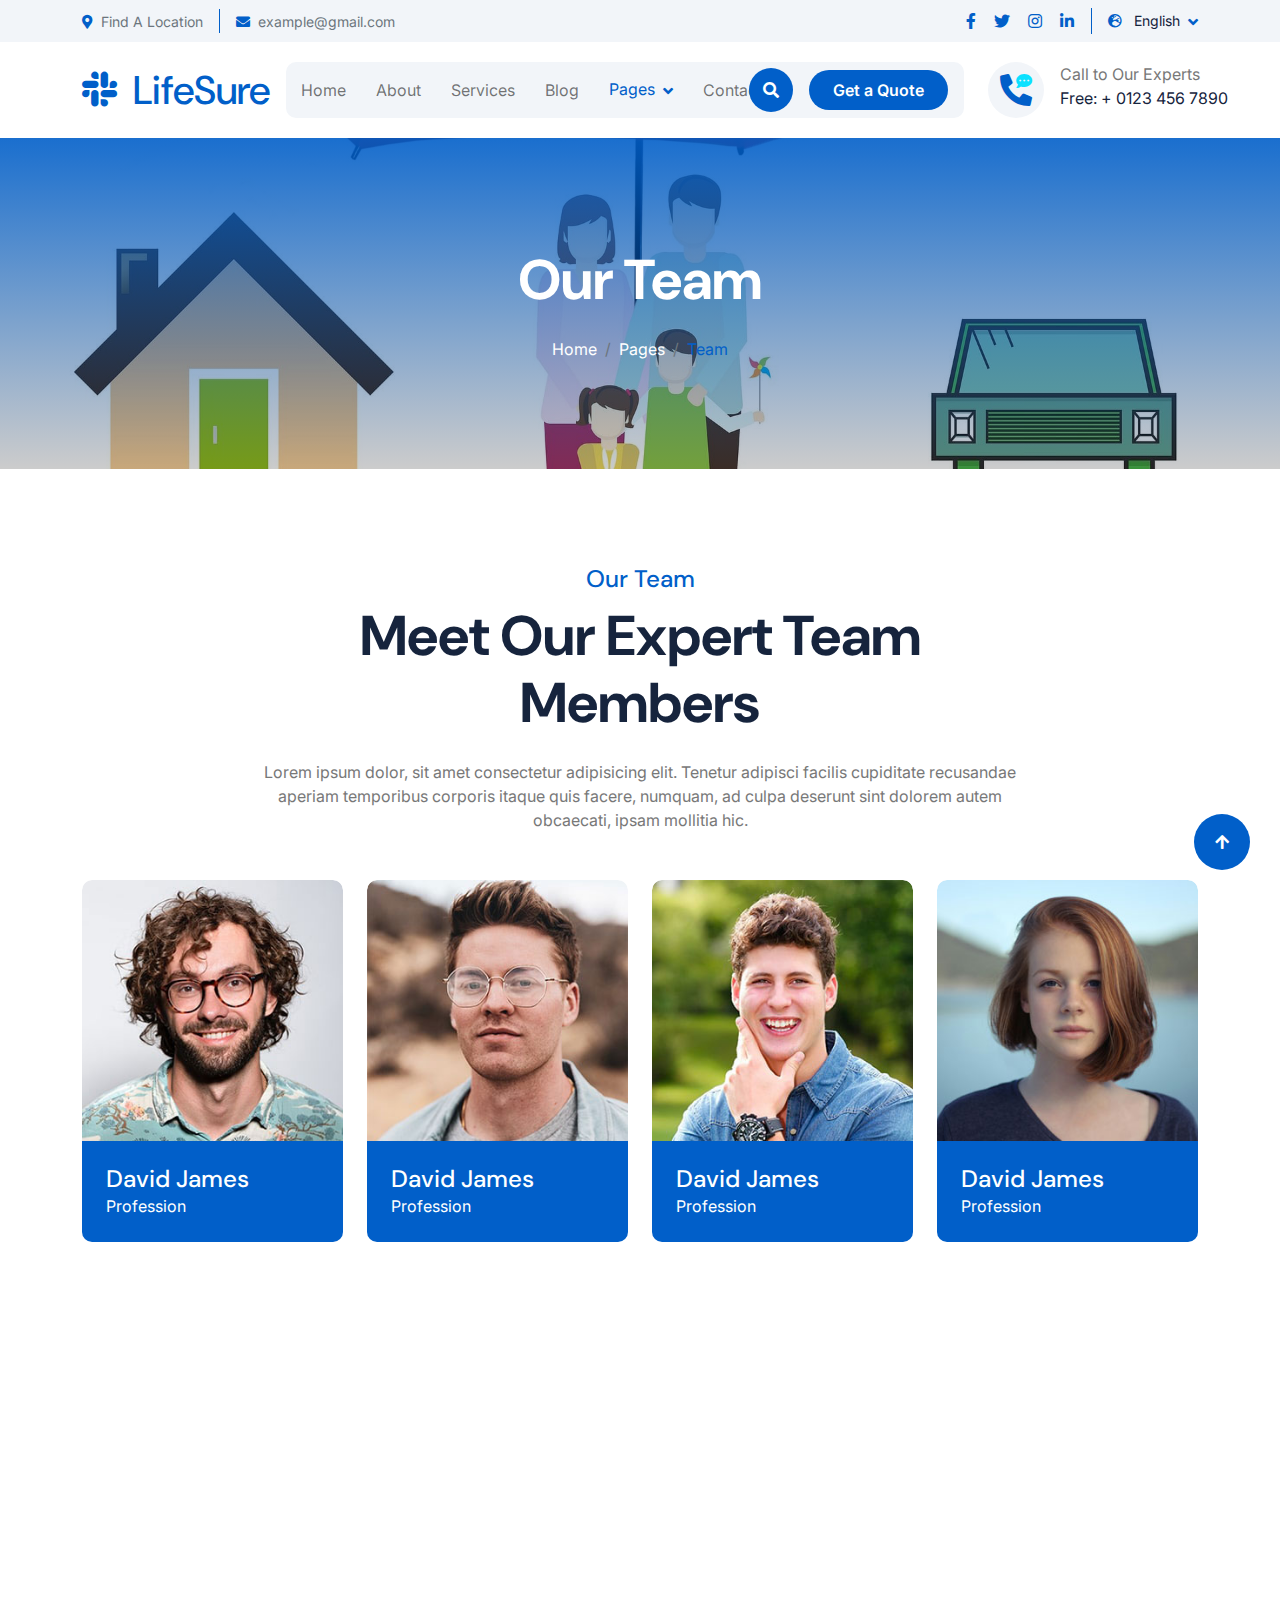
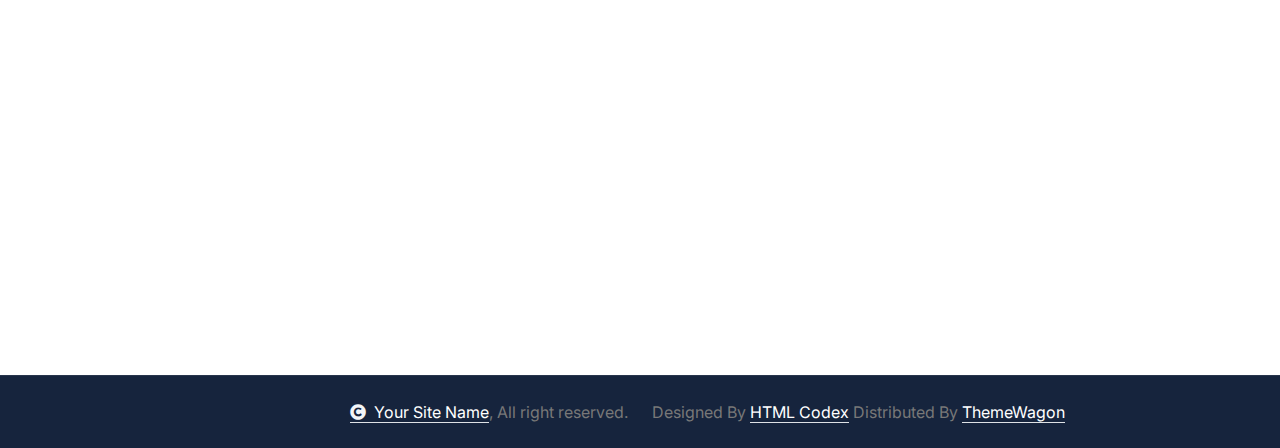
<file: team.html>
<!DOCTYPE html>
<html lang="en">

    <head>
        <meta charset="utf-8">
        <title>LifeSure - Life Insurance Website Template</title>
        <meta content="width=device-width, initial-scale=1.0" name="viewport">
        <meta content="" name="keywords">
        <meta content="" name="description">

        <!-- Google Web Fonts -->
        <link rel="preconnect" href="https://fonts.googleapis.com">
        <link rel="preconnect" href="https://fonts.gstatic.com" crossorigin>
        <link href="https://fonts.googleapis.com/css2?family=DM+Sans:ital,opsz,wght@0,9..40,100..1000;1,9..40,100..1000&family=Inter:slnt,wght@-10..0,100..900&display=swap" rel="stylesheet">

        <!-- Icon Font Stylesheet -->
        <link rel="stylesheet" href="https://use.fontawesome.com/releases/v5.15.4/css/all.css"/>
        <link href="https://cdn.jsdelivr.net/npm/bootstrap-icons@1.4.1/font/bootstrap-icons.css" rel="stylesheet">

        <!-- Libraries Stylesheet -->
        <link rel="stylesheet" href="lib/animate/animate.min.css"/>
        <link href="lib/lightbox/css/lightbox.min.css" rel="stylesheet">
        <link href="lib/owlcarousel/assets/owl.carousel.min.css" rel="stylesheet">


        <!-- Customized Bootstrap Stylesheet -->
        <link href="css/bootstrap.min.css" rel="stylesheet">

        <!-- Template Stylesheet -->
        <link href="css/style.css" rel="stylesheet">
    </head>

    <body>

        <!-- Spinner Start -->
        <div id="spinner" class="show bg-white position-fixed translate-middle w-100 vh-100 top-50 start-50 d-flex align-items-center justify-content-center">
            <div class="spinner-border text-primary" style="width: 3rem; height: 3rem;" role="status">
                <span class="sr-only">Loading...</span>
            </div>
        </div>
        <!-- Spinner End -->

        <!-- Topbar Start -->
        <div class="container-fluid topbar px-0 px-lg-4 bg-light py-2 d-none d-lg-block">
            <div class="container">
                <div class="row gx-0 align-items-center">
                    <div class="col-lg-8 text-center text-lg-start mb-lg-0">
                        <div class="d-flex flex-wrap">
                            <div class="border-end border-primary pe-3">
                                <a href="#" class="text-muted small"><i class="fas fa-map-marker-alt text-primary me-2"></i>Find A Location</a>
                            </div>
                            <div class="ps-3">
                                <a href="mailto:example@gmail.com" class="text-muted small"><i class="fas fa-envelope text-primary me-2"></i>example@gmail.com</a>
                            </div>
                        </div>
                    </div>
                    <div class="col-lg-4 text-center text-lg-end">
                        <div class="d-flex justify-content-end">
                            <div class="d-flex border-end border-primary pe-3">
                                <a class="btn p-0 text-primary me-3" href="#"><i class="fab fa-facebook-f"></i></a>
                                <a class="btn p-0 text-primary me-3" href="#"><i class="fab fa-twitter"></i></a>
                                <a class="btn p-0 text-primary me-3" href="#"><i class="fab fa-instagram"></i></a>
                                <a class="btn p-0 text-primary me-0" href="#"><i class="fab fa-linkedin-in"></i></a>
                            </div>
                            <div class="dropdown ms-3">
                                <a href="#" class="dropdown-toggle text-dark" data-bs-toggle="dropdown"><small><i class="fas fa-globe-europe text-primary me-2"></i> English</small></a>
                                <div class="dropdown-menu rounded">
                                    <a href="#" class="dropdown-item">English</a>
                                    <a href="#" class="dropdown-item">Bangla</a>
                                    <a href="#" class="dropdown-item">French</a>
                                    <a href="#" class="dropdown-item">Spanish</a>
                                    <a href="#" class="dropdown-item">Arabic</a>
                                </div>
                            </div>
                        </div>
                    </div>
                </div>
            </div>
        </div>
        <!-- Topbar End -->

        <!-- Navbar & Hero Start -->
        <div class="container-fluid nav-bar px-0 px-lg-4 py-lg-0">
            <div class="container">
                <nav class="navbar navbar-expand-lg navbar-light"> 
                    <a href="#" class="navbar-brand p-0">
                        <h1 class="text-primary mb-0"><i class="fab fa-slack me-2"></i> LifeSure</h1>
                        <!-- <img src="img/logo.png" alt="Logo"> -->
                    </a>
                    <button class="navbar-toggler" type="button" data-bs-toggle="collapse" data-bs-target="#navbarCollapse">
                        <span class="fa fa-bars"></span>
                    </button>
                    <div class="collapse navbar-collapse" id="navbarCollapse">
                        <div class="navbar-nav mx-0 mx-lg-auto">
                            <a href="index.html" class="nav-item nav-link">Home</a>
                            <a href="about.html" class="nav-item nav-link">About</a>
                            <a href="service.html" class="nav-item nav-link">Services</a>
                            <a href="blog.html" class="nav-item nav-link">Blog</a>
                            <div class="nav-item dropdown active">
                                <a href="#" class="nav-link" data-bs-toggle="dropdown">
                                    <span class="dropdown-toggle">Pages</span>
                                </a>
                                <div class="dropdown-menu">
                                    <a href="feature.html" class="dropdown-item">Our Features</a>
                                    <a href="team.html" class="dropdown-item active">Our team</a>
                                    <a href="testimonial.html" class="dropdown-item">Testimonial</a>
                                    <a href="FAQ.html" class="dropdown-item">FAQs</a>
                                    <a href="404.html" class="dropdown-item">404 Page</a>
                                </div>
                            </div>
                            <a href="contact.html" class="nav-item nav-link">Contact</a>
                            <div class="nav-btn px-3">
                                <button class="btn-search btn btn-primary btn-md-square rounded-circle flex-shrink-0" data-bs-toggle="modal" data-bs-target="#searchModal"><i class="fas fa-search"></i></button>
                                <a href="#" class="btn btn-primary rounded-pill py-2 px-4 ms-3 flex-shrink-0"> Get a Quote</a>
                            </div>
                        </div>
                    </div>
                    <div class="d-none d-xl-flex flex-shrink-0 ps-4">
                        <a href="#" class="btn btn-light btn-lg-square rounded-circle position-relative wow tada" data-wow-delay=".9s">
                            <i class="fa fa-phone-alt fa-2x"></i>
                            <div class="position-absolute" style="top: 7px; right: 12px;">
                                <span><i class="fa fa-comment-dots text-secondary"></i></span>
                            </div>
                        </a>
                        <div class="d-flex flex-column ms-3">
                            <span>Call to Our Experts</span>
                            <a href="tel:+ 0123 456 7890"><span class="text-dark">Free: + 0123 456 7890</span></a>
                        </div>
                    </div>
                </nav>
            </div>
        </div>
        <!-- Navbar & Hero End -->

        <!-- Modal Search Start -->
        <div class="modal fade" id="searchModal" tabindex="-1" aria-labelledby="exampleModalLabel" aria-hidden="true">
            <div class="modal-dialog modal-fullscreen">
                <div class="modal-content rounded-0">
                    <div class="modal-header">
                        <h5 class="modal-title" id="exampleModalLabel">Search by keyword</h5>
                        <button type="button" class="btn-close" data-bs-dismiss="modal" aria-label="Close"></button>
                    </div>
                    <div class="modal-body d-flex align-items-center bg-primary">
                        <div class="input-group w-75 mx-auto d-flex">
                            <input type="search" class="form-control p-3" placeholder="keywords" aria-describedby="search-icon-1">
                            <span id="search-icon-1" class="btn bg-light border nput-group-text p-3"><i class="fa fa-search"></i></span>
                        </div>
                    </div>
                </div>
            </div>
        </div>
        <!-- Modal Search End -->


        <!-- Header Start -->
        <div class="container-fluid bg-breadcrumb">
            <div class="container text-center py-5" style="max-width: 900px;">
                <h4 class="text-white display-4 mb-4 wow fadeInDown" data-wow-delay="0.1s">Our Team</h4>
                <ol class="breadcrumb d-flex justify-content-center mb-0 wow fadeInDown" data-wow-delay="0.3s">
                    <li class="breadcrumb-item"><a href="index.html">Home</a></li>
                    <li class="breadcrumb-item"><a href="#">Pages</a></li>
                    <li class="breadcrumb-item active text-primary">Team</li>
                </ol>    
            </div>
        </div>
        <!-- Header End -->


        <!-- Team Start -->
        <div class="container-fluid team py-5">
            <div class="container py-5">
                <div class="text-center mx-auto pb-5 wow fadeInUp" data-wow-delay="0.2s" style="max-width: 800px;">
                    <h4 class="text-primary">Our Team</h4>
                    <h1 class="display-4 mb-4">Meet Our Expert Team Members</h1>
                    <p class="mb-0">Lorem ipsum dolor, sit amet consectetur adipisicing elit. Tenetur adipisci facilis cupiditate recusandae aperiam temporibus corporis itaque quis facere, numquam, ad culpa deserunt sint dolorem autem obcaecati, ipsam mollitia hic.
                    </p>
                </div>
                <div class="row g-4">
                    <div class="col-md-6 col-lg-6 col-xl-3 wow fadeInUp" data-wow-delay="0.2s">
                        <div class="team-item">
                            <div class="team-img">
                                <img src="img/team-1.jpg" class="img-fluid rounded-top w-100" alt="">
                                <div class="team-icon">
                                    <a class="btn btn-primary btn-sm-square rounded-pill mb-2" href=""><i class="fab fa-facebook-f"></i></a>
                                    <a class="btn btn-primary btn-sm-square rounded-pill mb-2" href=""><i class="fab fa-twitter"></i></a>
                                    <a class="btn btn-primary btn-sm-square rounded-pill mb-2" href=""><i class="fab fa-linkedin-in"></i></a>
                                    <a class="btn btn-primary btn-sm-square rounded-pill mb-0" href=""><i class="fab fa-instagram"></i></a>
                                </div>
                            </div>
                            <div class="team-title p-4">
                                <h4 class="mb-0">David James</h4>
                                <p class="mb-0">Profession</p>
                            </div>
                        </div>
                    </div>
                    <div class="col-md-6 col-lg-6 col-xl-3 wow fadeInUp" data-wow-delay="0.4s">
                        <div class="team-item">
                            <div class="team-img">
                                <img src="img/team-2.jpg" class="img-fluid rounded-top w-100" alt="">
                                <div class="team-icon">
                                    <a class="btn btn-primary btn-sm-square rounded-pill mb-2" href=""><i class="fab fa-facebook-f"></i></a>
                                    <a class="btn btn-primary btn-sm-square rounded-pill mb-2" href=""><i class="fab fa-twitter"></i></a>
                                    <a class="btn btn-primary btn-sm-square rounded-pill mb-2" href=""><i class="fab fa-linkedin-in"></i></a>
                                    <a class="btn btn-primary btn-sm-square rounded-pill mb-0" href=""><i class="fab fa-instagram"></i></a>
                                </div>
                            </div>
                            <div class="team-title p-4">
                                <h4 class="mb-0">David James</h4>
                                <p class="mb-0">Profession</p>
                            </div>
                        </div>
                    </div>
                    <div class="col-md-6 col-lg-6 col-xl-3 wow fadeInUp" data-wow-delay="0.6s">
                        <div class="team-item">
                            <div class="team-img">
                                <img src="img/team-3.jpg" class="img-fluid rounded-top w-100" alt="">
                                <div class="team-icon">
                                    <a class="btn btn-primary btn-sm-square rounded-pill mb-2" href=""><i class="fab fa-facebook-f"></i></a>
                                    <a class="btn btn-primary btn-sm-square rounded-pill mb-2" href=""><i class="fab fa-twitter"></i></a>
                                    <a class="btn btn-primary btn-sm-square rounded-pill mb-2" href=""><i class="fab fa-linkedin-in"></i></a>
                                    <a class="btn btn-primary btn-sm-square rounded-pill mb-0" href=""><i class="fab fa-instagram"></i></a>
                                </div>
                            </div>
                            <div class="team-title p-4">
                                <h4 class="mb-0">David James</h4>
                                <p class="mb-0">Profession</p>
                            </div>
                        </div>
                    </div>
                    <div class="col-md-6 col-lg-6 col-xl-3 wow fadeInUp" data-wow-delay="0.8s">
                        <div class="team-item">
                            <div class="team-img">
                                <img src="img/team-4.jpg" class="img-fluid rounded-top w-100" alt="">
                                <div class="team-icon">
                                    <a class="btn btn-primary btn-sm-square rounded-pill mb-2" href=""><i class="fab fa-facebook-f"></i></a>
                                    <a class="btn btn-primary btn-sm-square rounded-pill mb-2" href=""><i class="fab fa-twitter"></i></a>
                                    <a class="btn btn-primary btn-sm-square rounded-pill mb-2" href=""><i class="fab fa-linkedin-in"></i></a>
                                    <a class="btn btn-primary btn-sm-square rounded-pill mb-0" href=""><i class="fab fa-instagram"></i></a>
                                </div>
                            </div>
                            <div class="team-title p-4">
                                <h4 class="mb-0">David James</h4>
                                <p class="mb-0">Profession</p>
                            </div>
                        </div>
                    </div>
                </div>
            </div>
        </div>
        <!-- Team End -->


        <!-- Footer Start -->
        <div class="container-fluid footer py-5 wow fadeIn" data-wow-delay="0.2s">
            <div class="container py-5">
                <div class="row g-5">
                    <div class="col-xl-9">
                        <div class="mb-5">
                            <div class="row g-4">
                                <div class="col-md-6 col-lg-6 col-xl-5">
                                    <div class="footer-item">
                                        <a href="index.html" class="p-0">
                                            <h3 class="text-white"><i class="fab fa-slack me-3"></i> LifeSure</h3>
                                            <!-- <img src="img/logo.png" alt="Logo"> -->
                                        </a>
                                        <p class="text-white mb-4">Dolor amet sit justo amet elitr clita ipsum elitr est.Lorem ipsum dolor sit amet, consectetur adipiscing...</p>
                                        <div class="footer-btn d-flex">
                                            <a class="btn btn-md-square rounded-circle me-3" href="#"><i class="fab fa-facebook-f"></i></a>
                                            <a class="btn btn-md-square rounded-circle me-3" href="#"><i class="fab fa-twitter"></i></a>
                                            <a class="btn btn-md-square rounded-circle me-3" href="#"><i class="fab fa-instagram"></i></a>
                                            <a class="btn btn-md-square rounded-circle me-0" href="#"><i class="fab fa-linkedin-in"></i></a>
                                        </div>
                                    </div>
                                </div>
                                <div class="col-md-6 col-lg-6 col-xl-3">
                                    <div class="footer-item">
                                        <h4 class="text-white mb-4">Useful Links</h4>
                                        <a href="#"><i class="fas fa-angle-right me-2"></i> About Us</a>
                                        <a href="#"><i class="fas fa-angle-right me-2"></i> Features</a>
                                        <a href="#"><i class="fas fa-angle-right me-2"></i> Services</a>
                                        <a href="#"><i class="fas fa-angle-right me-2"></i> FAQ's</a>
                                        <a href="#"><i class="fas fa-angle-right me-2"></i> Blogs</a>
                                        <a href="#"><i class="fas fa-angle-right me-2"></i> Contact</a>
                                    </div>
                                </div>
                                <div class="col-md-6 col-lg-6 col-xl-4">
                                    <div class="footer-item">
                                        <h4 class="mb-4 text-white">Instagram</h4>
                                        <div class="row g-3">
                                            <div class="col-4">
                                                <div class="footer-instagram rounded">
                                                    <img src="img/instagram-footer-1.jpg" class="img-fluid w-100" alt="">
                                                    <div class="footer-search-icon">
                                                        <a href="img/instagram-footer-1.jpg" data-lightbox="footerInstagram-1" class="my-auto"><i class="fas fa-link text-white"></i></a>
                                                    </div>
                                                </div>
                                           </div>
                                           <div class="col-4">
                                                <div class="footer-instagram rounded">
                                                    <img src="img/instagram-footer-2.jpg" class="img-fluid w-100" alt="">
                                                    <div class="footer-search-icon">
                                                        <a href="img/instagram-footer-2.jpg" data-lightbox="footerInstagram-2" class="my-auto"><i class="fas fa-link text-white"></i></a>
                                                    </div>
                                                </div>
                                           </div>
                                            <div class="col-4">
                                                <div class="footer-instagram rounded">
                                                    <img src="img/instagram-footer-3.jpg" class="img-fluid w-100" alt="">
                                                    <div class="footer-search-icon">
                                                        <a href="img/instagram-footer-3.jpg" data-lightbox="footerInstagram-3" class="my-auto"><i class="fas fa-link text-white"></i></a>
                                                    </div>
                                                </div>
                                           </div>
                                            <div class="col-4">
                                                <div class="footer-instagram rounded">
                                                    <img src="img/instagram-footer-4.jpg" class="img-fluid w-100" alt="">
                                                    <div class="footer-search-icon">
                                                        <a href="img/instagram-footer-4.jpg" data-lightbox="footerInstagram-4" class="my-auto"><i class="fas fa-link text-white"></i></a>
                                                    </div>
                                                </div>
                                           </div>
                                            <div class="col-4">
                                                <div class="footer-instagram rounded">
                                                    <img src="img/instagram-footer-5.jpg" class="img-fluid w-100" alt="">
                                                    <div class="footer-search-icon">
                                                        <a href="img/instagram-footer-5.jpg" data-lightbox="footerInstagram-5" class="my-auto"><i class="fas fa-link text-white"></i></a>
                                                    </div>
                                                </div>
                                           </div>
                                           <div class="col-4">
                                                <div class="footer-instagram rounded">
                                                    <img src="img/instagram-footer-6.jpg" class="img-fluid w-100" alt="">
                                                    <div class="footer-search-icon">
                                                        <a href="img/instagram-footer-6.jpg" data-lightbox="footerInstagram-6" class="my-auto"><i class="fas fa-link text-white"></i></a>
                                                    </div>
                                                </div>
                                            </div>
                                        </div>
                                    </div>
                                </div>
                            </div>
                        </div>
                        <div class="pt-5" style="border-top: 1px solid rgba(255, 255, 255, 0.08);">
                            <div class="row g-0">
                                <div class="col-12">
                                    <div class="row g-4">
                                        <div class="col-lg-6 col-xl-4">
                                            <div class="d-flex">
                                                <div class="btn-xl-square bg-primary text-white rounded p-4 me-4">
                                                    <i class="fas fa-map-marker-alt fa-2x"></i>
                                                </div>
                                                <div>
                                                    <h4 class="text-white">Address</h4>
                                                    <p class="mb-0">123 Street New York.USA</p>
                                                </div>
                                            </div>
                                        </div>
                                        <div class="col-lg-6 col-xl-4">
                                            <div class="d-flex">
                                                <div class="btn-xl-square bg-primary text-white rounded p-4 me-4">
                                                    <i class="fas fa-envelope fa-2x"></i>
                                                </div>
                                                <div>
                                                    <h4 class="text-white">Mail Us</h4>
                                                    <p class="mb-0">info@example.com</p>
                                                </div>
                                            </div>
                                        </div>
                                        <div class="col-lg-6 col-xl-4">
                                            <div class="d-flex">
                                                <div class="btn-xl-square bg-primary text-white rounded p-4 me-4">
                                                    <i class="fa fa-phone-alt fa-2x"></i>
                                                </div>
                                                <div>
                                                    <h4 class="text-white">Telephone</h4>
                                                    <p class="mb-0">(+012) 3456 7890</p>
                                                </div>
                                            </div>
                                        </div>
                                    </div>
                                </div>
                            </div>
                        </div>
                    </div>
                    
                    <div class="col-xl-3">
                        <div class="footer-item">
                            <h4 class="text-white mb-4">Newsletter</h4>
                            <p class="text-white mb-3">Dolor amet sit justo amet elitr clita ipsum elitr est.Lorem ipsum dolor sit amet, consectetur adipiscing elit.</p>
                            <div class="position-relative rounded-pill mb-4">
                                <input class="form-control rounded-pill w-100 py-3 ps-4 pe-5" type="text" placeholder="Enter your email">
                                <button type="button" class="btn btn-primary rounded-pill position-absolute top-0 end-0 py-2 mt-2 me-2">SignUp</button>
                            </div>
                            <div class="d-flex flex-shrink-0">
                                <div class="footer-btn">
                                    <a href="#" class="btn btn-lg-square rounded-circle position-relative wow tada" data-wow-delay=".9s">
                                        <i class="fa fa-phone-alt fa-2x"></i>
                                        <div class="position-absolute" style="top: 2px; right: 12px;">
                                            <span><i class="fa fa-comment-dots text-secondary"></i></span>
                                        </div>
                                    </a>
                                </div>
                                <div class="d-flex flex-column ms-3 flex-shrink-0">
                                    <span>Call to Our Experts</span>
                                    <a href="tel:+ 0123 456 7890"><span class="text-white">Free: + 0123 456 7890</span></a>
                                </div>
                            </div>
                        </div>
                    </div>
                </div>
            </div>
        </div>
        <!-- Footer End -->
        
        <!-- Copyright Start -->
        <div class="container-fluid copyright py-4">
            <div class="container">
                <div class="row g-4 align-items-center">
                    <div class="col-md-6 text-center text-md-end mb-md-0">
                        <span class="text-body"><a href="#" class="border-bottom text-white"><i class="fas fa-copyright text-light me-2"></i>Your Site Name</a>, All right reserved.</span>
                    </div>
                    <div class="col-md-6 text-center text-md-start text-body">
                        <!--/*** This template is free as long as you keep the below author’s credit link/attribution link/backlink. ***/-->
                        <!--/*** If you'd like to use the template without the below author’s credit link/attribution link/backlink, ***/-->
                        <!--/*** you can purchase the Credit Removal License from "https://htmlcodex.com/credit-removal". ***/-->
                        Designed By <a class="border-bottom text-white" href="https://htmlcodex.com">HTML Codex</a> Distributed By <a class="border-bottom text-white" href="https://themewagon.com">ThemeWagon</a>
                    </div>
                </div>
            </div>
        </div>
        <!-- Copyright End -->


        <!-- Back to Top -->
        <a href="#" class="btn btn-primary btn-lg-square rounded-circle back-to-top"><i class="fa fa-arrow-up"></i></a>   

        
        <!-- JavaScript Libraries -->
        <script src="https://ajax.googleapis.com/ajax/libs/jquery/3.6.4/jquery.min.js"></script>
        <script src="https://cdn.jsdelivr.net/npm/bootstrap@5.0.0/dist/js/bootstrap.bundle.min.js"></script>
        <script src="lib/wow/wow.min.js"></script>
        <script src="lib/easing/easing.min.js"></script>
        <script src="lib/waypoints/waypoints.min.js"></script>
        <script src="lib/counterup/counterup.min.js"></script>
        <script src="lib/lightbox/js/lightbox.min.js"></script>
        <script src="lib/owlcarousel/owl.carousel.min.js"></script>
        

        <!-- Template Javascript -->
        <script src="js/main.js"></script>
    </body>

</html>
</file>
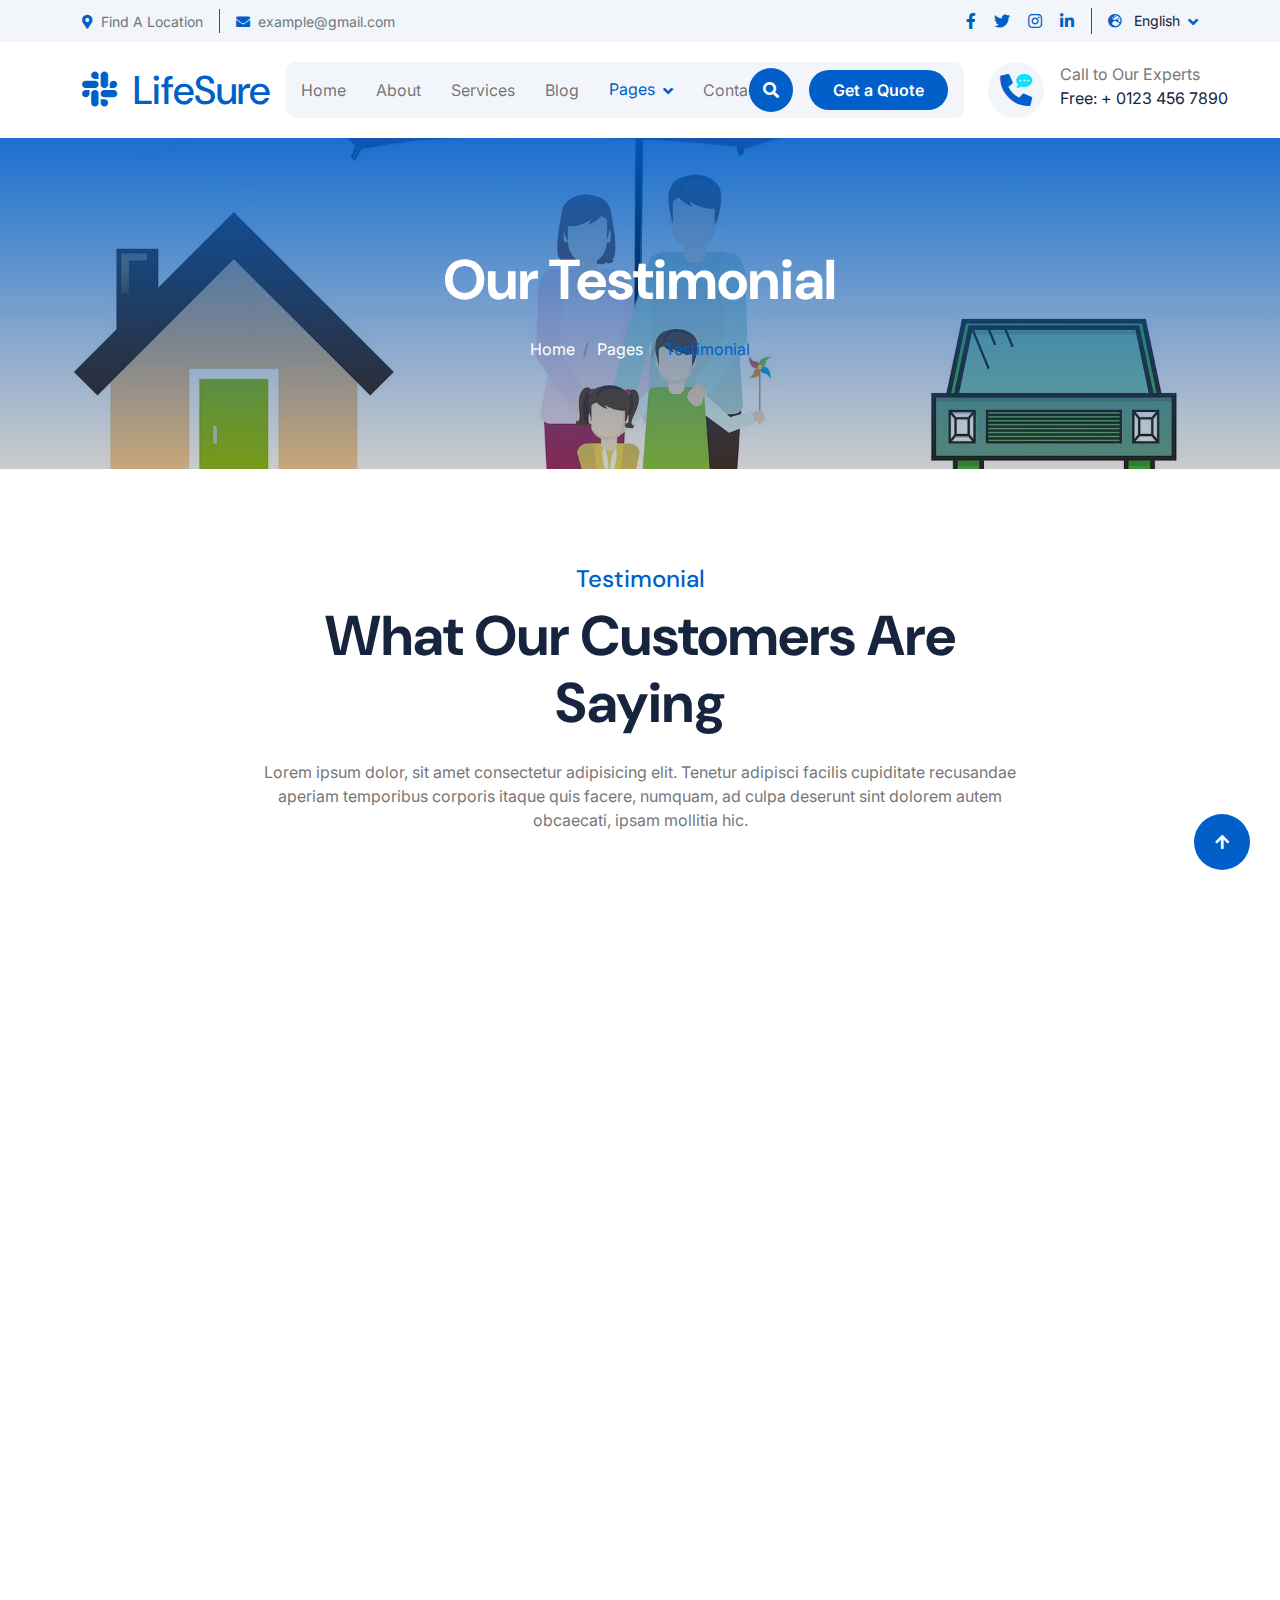
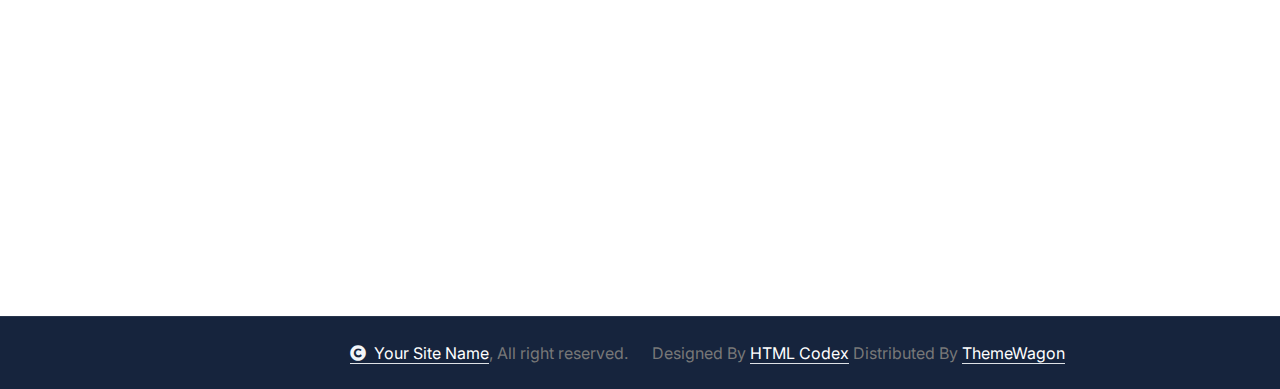
<file: testimonial.html>
<!DOCTYPE html>
<html lang="en">

    <head>
        <meta charset="utf-8">
        <title>LifeSure - Life Insurance Website Template</title>
        <meta content="width=device-width, initial-scale=1.0" name="viewport">
        <meta content="" name="keywords">
        <meta content="" name="description">

        <!-- Google Web Fonts -->
        <link rel="preconnect" href="https://fonts.googleapis.com">
        <link rel="preconnect" href="https://fonts.gstatic.com" crossorigin>
        <link href="https://fonts.googleapis.com/css2?family=DM+Sans:ital,opsz,wght@0,9..40,100..1000;1,9..40,100..1000&family=Inter:slnt,wght@-10..0,100..900&display=swap" rel="stylesheet">

        <!-- Icon Font Stylesheet -->
        <link rel="stylesheet" href="https://use.fontawesome.com/releases/v5.15.4/css/all.css"/>
        <link href="https://cdn.jsdelivr.net/npm/bootstrap-icons@1.4.1/font/bootstrap-icons.css" rel="stylesheet">

        <!-- Libraries Stylesheet -->
        <link rel="stylesheet" href="lib/animate/animate.min.css"/>
        <link href="lib/lightbox/css/lightbox.min.css" rel="stylesheet">
        <link href="lib/owlcarousel/assets/owl.carousel.min.css" rel="stylesheet">


        <!-- Customized Bootstrap Stylesheet -->
        <link href="css/bootstrap.min.css" rel="stylesheet">

        <!-- Template Stylesheet -->
        <link href="css/style.css" rel="stylesheet">
    </head>

    <body>

        <!-- Spinner Start -->
        <div id="spinner" class="show bg-white position-fixed translate-middle w-100 vh-100 top-50 start-50 d-flex align-items-center justify-content-center">
            <div class="spinner-border text-primary" style="width: 3rem; height: 3rem;" role="status">
                <span class="sr-only">Loading...</span>
            </div>
        </div>
        <!-- Spinner End -->

        <!-- Topbar Start -->
        <div class="container-fluid topbar px-0 px-lg-4 bg-light py-2 d-none d-lg-block">
            <div class="container">
                <div class="row gx-0 align-items-center">
                    <div class="col-lg-8 text-center text-lg-start mb-lg-0">
                        <div class="d-flex flex-wrap">
                            <div class="border-end border-primary pe-3">
                                <a href="#" class="text-muted small"><i class="fas fa-map-marker-alt text-primary me-2"></i>Find A Location</a>
                            </div>
                            <div class="ps-3">
                                <a href="mailto:example@gmail.com" class="text-muted small"><i class="fas fa-envelope text-primary me-2"></i>example@gmail.com</a>
                            </div>
                        </div>
                    </div>
                    <div class="col-lg-4 text-center text-lg-end">
                        <div class="d-flex justify-content-end">
                            <div class="d-flex border-end border-primary pe-3">
                                <a class="btn p-0 text-primary me-3" href="#"><i class="fab fa-facebook-f"></i></a>
                                <a class="btn p-0 text-primary me-3" href="#"><i class="fab fa-twitter"></i></a>
                                <a class="btn p-0 text-primary me-3" href="#"><i class="fab fa-instagram"></i></a>
                                <a class="btn p-0 text-primary me-0" href="#"><i class="fab fa-linkedin-in"></i></a>
                            </div>
                            <div class="dropdown ms-3">
                                <a href="#" class="dropdown-toggle text-dark" data-bs-toggle="dropdown"><small><i class="fas fa-globe-europe text-primary me-2"></i> English</small></a>
                                <div class="dropdown-menu rounded">
                                    <a href="#" class="dropdown-item">English</a>
                                    <a href="#" class="dropdown-item">Bangla</a>
                                    <a href="#" class="dropdown-item">French</a>
                                    <a href="#" class="dropdown-item">Spanish</a>
                                    <a href="#" class="dropdown-item">Arabic</a>
                                </div>
                            </div>
                        </div>
                    </div>
                </div>
            </div>
        </div>
        <!-- Topbar End -->

        <!-- Navbar & Hero Start -->
        <div class="container-fluid nav-bar px-0 px-lg-4 py-lg-0">
            <div class="container">
                <nav class="navbar navbar-expand-lg navbar-light"> 
                    <a href="#" class="navbar-brand p-0">
                        <h1 class="text-primary mb-0"><i class="fab fa-slack me-2"></i> LifeSure</h1>
                        <!-- <img src="img/logo.png" alt="Logo"> -->
                    </a>
                    <button class="navbar-toggler" type="button" data-bs-toggle="collapse" data-bs-target="#navbarCollapse">
                        <span class="fa fa-bars"></span>
                    </button>
                    <div class="collapse navbar-collapse" id="navbarCollapse">
                        <div class="navbar-nav mx-0 mx-lg-auto">
                            <a href="index.html" class="nav-item nav-link">Home</a>
                            <a href="about.html" class="nav-item nav-link">About</a>
                            <a href="service.html" class="nav-item nav-link">Services</a>
                            <a href="blog.html" class="nav-item nav-link">Blog</a>
                            <div class="nav-item dropdown active">
                                <a href="#" class="nav-link" data-bs-toggle="dropdown">
                                    <span class="dropdown-toggle">Pages</span>
                                </a>
                                <div class="dropdown-menu">
                                    <a href="feature.html" class="dropdown-item">Our Features</a>
                                    <a href="team.html" class="dropdown-item">Our team</a>
                                    <a href="testimonial.html" class="dropdown-item active">Testimonial</a>
                                    <a href="FAQ.html" class="dropdown-item">FAQs</a>
                                    <a href="404.html" class="dropdown-item">404 Page</a>
                                </div>
                            </div>
                            <a href="contact.html" class="nav-item nav-link">Contact</a>
                            <div class="nav-btn px-3">
                                <button class="btn-search btn btn-primary btn-md-square rounded-circle flex-shrink-0" data-bs-toggle="modal" data-bs-target="#searchModal"><i class="fas fa-search"></i></button>
                                <a href="#" class="btn btn-primary rounded-pill py-2 px-4 ms-3 flex-shrink-0"> Get a Quote</a>
                            </div>
                        </div>
                    </div>
                    <div class="d-none d-xl-flex flex-shrink-0 ps-4">
                        <a href="#" class="btn btn-light btn-lg-square rounded-circle position-relative wow tada" data-wow-delay=".9s">
                            <i class="fa fa-phone-alt fa-2x"></i>
                            <div class="position-absolute" style="top: 7px; right: 12px;">
                                <span><i class="fa fa-comment-dots text-secondary"></i></span>
                            </div>
                        </a>
                        <div class="d-flex flex-column ms-3">
                            <span>Call to Our Experts</span>
                            <a href="tel:+ 0123 456 7890"><span class="text-dark">Free: + 0123 456 7890</span></a>
                        </div>
                    </div>
                </nav>
            </div>
        </div>
        <!-- Navbar & Hero End -->

        <!-- Modal Search Start -->
        <div class="modal fade" id="searchModal" tabindex="-1" aria-labelledby="exampleModalLabel" aria-hidden="true">
            <div class="modal-dialog modal-fullscreen">
                <div class="modal-content rounded-0">
                    <div class="modal-header">
                        <h5 class="modal-title" id="exampleModalLabel">Search by keyword</h5>
                        <button type="button" class="btn-close" data-bs-dismiss="modal" aria-label="Close"></button>
                    </div>
                    <div class="modal-body d-flex align-items-center bg-primary">
                        <div class="input-group w-75 mx-auto d-flex">
                            <input type="search" class="form-control p-3" placeholder="keywords" aria-describedby="search-icon-1">
                            <span id="search-icon-1" class="btn bg-light border nput-group-text p-3"><i class="fa fa-search"></i></span>
                        </div>
                    </div>
                </div>
            </div>
        </div>
        <!-- Modal Search End -->


        <!-- Header Start -->
        <div class="container-fluid bg-breadcrumb">
            <div class="container text-center py-5" style="max-width: 900px;">
                <h4 class="text-white display-4 mb-4 wow fadeInDown" data-wow-delay="0.1s">Our Testimonial</h4>
                <ol class="breadcrumb d-flex justify-content-center mb-0 wow fadeInDown" data-wow-delay="0.3s">
                    <li class="breadcrumb-item"><a href="index.html">Home</a></li>
                    <li class="breadcrumb-item"><a href="#">Pages</a></li>
                    <li class="breadcrumb-item active text-primary">Testimonial</li>
                </ol>    
            </div>
        </div>
        <!-- Header End -->


        <!-- Testimonial Start -->
        <div class="container-fluid testimonial py-5">
            <div class="container py-5">
                <div class="text-center mx-auto pb-5 wow fadeInUp" data-wow-delay="0.2s" style="max-width: 800px;">
                    <h4 class="text-primary">Testimonial</h4>
                    <h1 class="display-4 mb-4">What Our Customers Are Saying</h1>
                    <p class="mb-0">Lorem ipsum dolor, sit amet consectetur adipisicing elit. Tenetur adipisci facilis cupiditate recusandae aperiam temporibus corporis itaque quis facere, numquam, ad culpa deserunt sint dolorem autem obcaecati, ipsam mollitia hic.
                    </p>
                </div>
                <div class="owl-carousel testimonial-carousel wow fadeInUp" data-wow-delay="0.2s">
                    <div class="testimonial-item bg-light rounded">
                        <div class="row g-0">
                            <div class="col-4  col-lg-4 col-xl-3">
                                <div class="h-100">
                                    <img src="img/testimonial-1.jpg" class="img-fluid h-100 rounded" style="object-fit: cover;" alt="">
                                </div>
                            </div>
                            <div class="col-8 col-lg-8 col-xl-9">
                                <div class="d-flex flex-column my-auto text-start p-4">
                                    <h4 class="text-dark mb-0">Client Name</h4>
                                    <p class="mb-3">Profession</p>
                                    <div class="d-flex text-primary mb-3">
                                        <i class="fas fa-star"></i>
                                        <i class="fas fa-star"></i>
                                        <i class="fas fa-star"></i>
                                        <i class="fas fa-star"></i>
                                        <i class="fas fa-star"></i>
                                    </div>
                                    <p class="mb-0">Lorem, ipsum dolor sit amet consectetur adipisicing elit. Enim error molestiae aut modi corrupti fugit eaque rem nulla incidunt temporibus quisquam,
                                    </p>
                                </div>
                            </div>
                        </div>
                    </div>
                    <div class="testimonial-item bg-light rounded">
                        <div class="row g-0">
                            <div class="col-4  col-lg-4 col-xl-3">
                                <div class="h-100">
                                    <img src="img/testimonial-2.jpg" class="img-fluid h-100 rounded" style="object-fit: cover;" alt="">
                                </div>
                            </div>
                            <div class="col-8 col-lg-8 col-xl-9">
                                <div class="d-flex flex-column my-auto text-start p-4">
                                    <h4 class="text-dark mb-0">Client Name</h4>
                                    <p class="mb-3">Profession</p>
                                    <div class="d-flex text-primary mb-3">
                                        <i class="fas fa-star"></i>
                                        <i class="fas fa-star"></i>
                                        <i class="fas fa-star"></i>
                                        <i class="fas fa-star"></i>
                                        <i class="fas fa-star text-body"></i>
                                    </div>
                                    <p class="mb-0">Lorem, ipsum dolor sit amet consectetur adipisicing elit. Enim error molestiae aut modi corrupti fugit eaque rem nulla incidunt temporibus quisquam,
                                    </p>
                                </div>
                            </div>
                        </div>
                    </div>
                    <div class="testimonial-item bg-light rounded">
                        <div class="row g-0">
                            <div class="col-4  col-lg-4 col-xl-3">
                                <div class="h-100">
                                    <img src="img/testimonial-3.jpg" class="img-fluid h-100 rounded" style="object-fit: cover;" alt="">
                                </div>
                            </div>
                            <div class="col-8 col-lg-8 col-xl-9">
                                <div class="d-flex flex-column my-auto text-start p-4">
                                    <h4 class="text-dark mb-0">Client Name</h4>
                                    <p class="mb-3">Profession</p>
                                    <div class="d-flex text-primary mb-3">
                                        <i class="fas fa-star"></i>
                                        <i class="fas fa-star"></i>
                                        <i class="fas fa-star"></i>
                                        <i class="fas fa-star text-body"></i>
                                        <i class="fas fa-star text-body"></i>
                                    </div>
                                    <p class="mb-0">Lorem, ipsum dolor sit amet consectetur adipisicing elit. Enim error molestiae aut modi corrupti fugit eaque rem nulla incidunt temporibus quisquam,
                                    </p>
                                </div>
                            </div>
                        </div>
                    </div>
                </div>
            </div>
        </div>
        <!-- Testimonial End -->


        <!-- Footer Start -->
        <div class="container-fluid footer py-5 wow fadeIn" data-wow-delay="0.2s">
            <div class="container py-5">
                <div class="row g-5">
                    <div class="col-xl-9">
                        <div class="mb-5">
                            <div class="row g-4">
                                <div class="col-md-6 col-lg-6 col-xl-5">
                                    <div class="footer-item">
                                        <a href="index.html" class="p-0">
                                            <h3 class="text-white"><i class="fab fa-slack me-3"></i> LifeSure</h3>
                                            <!-- <img src="img/logo.png" alt="Logo"> -->
                                        </a>
                                        <p class="text-white mb-4">Dolor amet sit justo amet elitr clita ipsum elitr est.Lorem ipsum dolor sit amet, consectetur adipiscing...</p>
                                        <div class="footer-btn d-flex">
                                            <a class="btn btn-md-square rounded-circle me-3" href="#"><i class="fab fa-facebook-f"></i></a>
                                            <a class="btn btn-md-square rounded-circle me-3" href="#"><i class="fab fa-twitter"></i></a>
                                            <a class="btn btn-md-square rounded-circle me-3" href="#"><i class="fab fa-instagram"></i></a>
                                            <a class="btn btn-md-square rounded-circle me-0" href="#"><i class="fab fa-linkedin-in"></i></a>
                                        </div>
                                    </div>
                                </div>
                                <div class="col-md-6 col-lg-6 col-xl-3">
                                    <div class="footer-item">
                                        <h4 class="text-white mb-4">Useful Links</h4>
                                        <a href="#"><i class="fas fa-angle-right me-2"></i> About Us</a>
                                        <a href="#"><i class="fas fa-angle-right me-2"></i> Features</a>
                                        <a href="#"><i class="fas fa-angle-right me-2"></i> Services</a>
                                        <a href="#"><i class="fas fa-angle-right me-2"></i> FAQ's</a>
                                        <a href="#"><i class="fas fa-angle-right me-2"></i> Blogs</a>
                                        <a href="#"><i class="fas fa-angle-right me-2"></i> Contact</a>
                                    </div>
                                </div>
                                <div class="col-md-6 col-lg-6 col-xl-4">
                                    <div class="footer-item">
                                        <h4 class="mb-4 text-white">Instagram</h4>
                                        <div class="row g-3">
                                            <div class="col-4">
                                                <div class="footer-instagram rounded">
                                                    <img src="img/instagram-footer-1.jpg" class="img-fluid w-100" alt="">
                                                    <div class="footer-search-icon">
                                                        <a href="img/instagram-footer-1.jpg" data-lightbox="footerInstagram-1" class="my-auto"><i class="fas fa-link text-white"></i></a>
                                                    </div>
                                                </div>
                                           </div>
                                           <div class="col-4">
                                                <div class="footer-instagram rounded">
                                                    <img src="img/instagram-footer-2.jpg" class="img-fluid w-100" alt="">
                                                    <div class="footer-search-icon">
                                                        <a href="img/instagram-footer-2.jpg" data-lightbox="footerInstagram-2" class="my-auto"><i class="fas fa-link text-white"></i></a>
                                                    </div>
                                                </div>
                                           </div>
                                            <div class="col-4">
                                                <div class="footer-instagram rounded">
                                                    <img src="img/instagram-footer-3.jpg" class="img-fluid w-100" alt="">
                                                    <div class="footer-search-icon">
                                                        <a href="img/instagram-footer-3.jpg" data-lightbox="footerInstagram-3" class="my-auto"><i class="fas fa-link text-white"></i></a>
                                                    </div>
                                                </div>
                                           </div>
                                            <div class="col-4">
                                                <div class="footer-instagram rounded">
                                                    <img src="img/instagram-footer-4.jpg" class="img-fluid w-100" alt="">
                                                    <div class="footer-search-icon">
                                                        <a href="img/instagram-footer-4.jpg" data-lightbox="footerInstagram-4" class="my-auto"><i class="fas fa-link text-white"></i></a>
                                                    </div>
                                                </div>
                                           </div>
                                            <div class="col-4">
                                                <div class="footer-instagram rounded">
                                                    <img src="img/instagram-footer-5.jpg" class="img-fluid w-100" alt="">
                                                    <div class="footer-search-icon">
                                                        <a href="img/instagram-footer-5.jpg" data-lightbox="footerInstagram-5" class="my-auto"><i class="fas fa-link text-white"></i></a>
                                                    </div>
                                                </div>
                                           </div>
                                           <div class="col-4">
                                                <div class="footer-instagram rounded">
                                                    <img src="img/instagram-footer-6.jpg" class="img-fluid w-100" alt="">
                                                    <div class="footer-search-icon">
                                                        <a href="img/instagram-footer-6.jpg" data-lightbox="footerInstagram-6" class="my-auto"><i class="fas fa-link text-white"></i></a>
                                                    </div>
                                                </div>
                                            </div>
                                        </div>
                                    </div>
                                </div>
                            </div>
                        </div>
                        <div class="pt-5" style="border-top: 1px solid rgba(255, 255, 255, 0.08);">
                            <div class="row g-0">
                                <div class="col-12">
                                    <div class="row g-4">
                                        <div class="col-lg-6 col-xl-4">
                                            <div class="d-flex">
                                                <div class="btn-xl-square bg-primary text-white rounded p-4 me-4">
                                                    <i class="fas fa-map-marker-alt fa-2x"></i>
                                                </div>
                                                <div>
                                                    <h4 class="text-white">Address</h4>
                                                    <p class="mb-0">123 Street New York.USA</p>
                                                </div>
                                            </div>
                                        </div>
                                        <div class="col-lg-6 col-xl-4">
                                            <div class="d-flex">
                                                <div class="btn-xl-square bg-primary text-white rounded p-4 me-4">
                                                    <i class="fas fa-envelope fa-2x"></i>
                                                </div>
                                                <div>
                                                    <h4 class="text-white">Mail Us</h4>
                                                    <p class="mb-0">info@example.com</p>
                                                </div>
                                            </div>
                                        </div>
                                        <div class="col-lg-6 col-xl-4">
                                            <div class="d-flex">
                                                <div class="btn-xl-square bg-primary text-white rounded p-4 me-4">
                                                    <i class="fa fa-phone-alt fa-2x"></i>
                                                </div>
                                                <div>
                                                    <h4 class="text-white">Telephone</h4>
                                                    <p class="mb-0">(+012) 3456 7890</p>
                                                </div>
                                            </div>
                                        </div>
                                    </div>
                                </div>
                            </div>
                        </div>
                    </div>
                    
                    <div class="col-xl-3">
                        <div class="footer-item">
                            <h4 class="text-white mb-4">Newsletter</h4>
                            <p class="text-white mb-3">Dolor amet sit justo amet elitr clita ipsum elitr est.Lorem ipsum dolor sit amet, consectetur adipiscing elit.</p>
                            <div class="position-relative rounded-pill mb-4">
                                <input class="form-control rounded-pill w-100 py-3 ps-4 pe-5" type="text" placeholder="Enter your email">
                                <button type="button" class="btn btn-primary rounded-pill position-absolute top-0 end-0 py-2 mt-2 me-2">SignUp</button>
                            </div>
                            <div class="d-flex flex-shrink-0">
                                <div class="footer-btn">
                                    <a href="#" class="btn btn-lg-square rounded-circle position-relative wow tada" data-wow-delay=".9s">
                                        <i class="fa fa-phone-alt fa-2x"></i>
                                        <div class="position-absolute" style="top: 2px; right: 12px;">
                                            <span><i class="fa fa-comment-dots text-secondary"></i></span>
                                        </div>
                                    </a>
                                </div>
                                <div class="d-flex flex-column ms-3 flex-shrink-0">
                                    <span>Call to Our Experts</span>
                                    <a href="tel:+ 0123 456 7890"><span class="text-white">Free: + 0123 456 7890</span></a>
                                </div>
                            </div>
                        </div>
                    </div>
                </div>
            </div>
        </div>
        <!-- Footer End -->
        
        <!-- Copyright Start -->
        <div class="container-fluid copyright py-4">
            <div class="container">
                <div class="row g-4 align-items-center">
                    <div class="col-md-6 text-center text-md-end mb-md-0">
                        <span class="text-body"><a href="#" class="border-bottom text-white"><i class="fas fa-copyright text-light me-2"></i>Your Site Name</a>, All right reserved.</span>
                    </div>
                    <div class="col-md-6 text-center text-md-start text-body">
                        <!--/*** This template is free as long as you keep the below author’s credit link/attribution link/backlink. ***/-->
                        <!--/*** If you'd like to use the template without the below author’s credit link/attribution link/backlink, ***/-->
                        <!--/*** you can purchase the Credit Removal License from "https://htmlcodex.com/credit-removal". ***/-->
                        Designed By <a class="border-bottom text-white" href="https://htmlcodex.com">HTML Codex</a> Distributed By <a class="border-bottom text-white" href="https://themewagon.com">ThemeWagon</a>
                    </div>
                </div>
            </div>
        </div>
        <!-- Copyright End -->


        <!-- Back to Top -->
        <a href="#" class="btn btn-primary btn-lg-square rounded-circle back-to-top"><i class="fa fa-arrow-up"></i></a>   

        
        <!-- JavaScript Libraries -->
        <script src="https://ajax.googleapis.com/ajax/libs/jquery/3.6.4/jquery.min.js"></script>
        <script src="https://cdn.jsdelivr.net/npm/bootstrap@5.0.0/dist/js/bootstrap.bundle.min.js"></script>
        <script src="lib/wow/wow.min.js"></script>
        <script src="lib/easing/easing.min.js"></script>
        <script src="lib/waypoints/waypoints.min.js"></script>
        <script src="lib/counterup/counterup.min.js"></script>
        <script src="lib/lightbox/js/lightbox.min.js"></script>
        <script src="lib/owlcarousel/owl.carousel.min.js"></script>
        

        <!-- Template Javascript -->
        <script src="js/main.js"></script>
    </body>

</html>
</file>
<file: css/style.css>
/*** Spinner Start ***/
#spinner {
    opacity: 0;
    visibility: hidden;
    transition: opacity .5s ease-out, visibility 0s linear .5s;
    z-index: 99999;
}

#spinner.show {
    transition: opacity .5s ease-out, visibility 0s linear 0s;
    visibility: visible;
    opacity: 1;
}
/*** Spinner End ***/

.back-to-top {
    position: fixed;
    right: 30px;
    bottom: 30px;
    transition: 0.5s;
    z-index: 99;
}


/*** Button Start ***/
.btn {
    font-weight: 600;
    transition: .5s;
}

.btn-square {
    width: 32px;
    height: 32px;
}

.btn-sm-square {
    width: 34px;
    height: 34px;
}

.btn-md-square {
    width: 44px;
    height: 44px;
}

.btn-lg-square {
    width: 56px;
    height: 56px;
}

.btn-xl-square {
    width: 66px;
    height: 66px;
}

.btn-square,
.btn-sm-square,
.btn-md-square,
.btn-lg-square,
.btn-xl-square {
    padding: 0;
    display: flex;
    align-items: center;
    justify-content: center;
    font-weight: normal;
}

.btn.btn-primary {
    color: var(--bs-white);
    border: none;
}

.btn.btn-primary:hover {
    background: var(--bs-dark);
    color: var(--bs-white);
}

.btn.btn-light {
    color: var(--bs-primary);
    border: none;
}

.btn.btn-light:hover {
    color: var(--bs-white);
    background: var(--bs-dark);
}

.btn.btn-dark {
    color: var(--bs-white);
    border: none;
}

.btn.btn-dark:hover {
    color: var(--bs-primary);
    background: var(--bs-light);
}


/*** Topbar Start ***/ 
.topbar .dropdown-toggle::after {
    border: none;
    content: "\f107";
    font-family: "Font Awesome 5 Free";
    font-weight: 600;
    vertical-align: middle;
    margin-left: 8px;
    color: var(--bs-primary);
}

.topbar .dropdown .dropdown-menu a:hover {
    background: var(--bs-primary);
    color: var(--bs-white);
}

.topbar .dropdown .dropdown-menu {
    transform: rotateX(0deg);
    visibility: visible;
    background: var(--bs-light);
    padding-top: 10px;
    border: 0;
    transition: .5s;
    opacity: 1;
}
/*** Topbar End ***/


/*** Navbar Start ***/
.nav-bar {
    background: var(--bs-white);
    transition: 1s;
}

.navbar-light .navbar-brand img {
    max-height: 60px;
    transition: .5s;
}

.nav-bar .navbar-light .navbar-brand img {
    max-height: 50px;
}

.navbar .navbar-nav .nav-item .nav-link {
    padding: 0;
}

.navbar .navbar-nav .nav-item {
    display: flex;
    align-items: center;
    padding: 15px;
}

.navbar-light .navbar-nav .nav-item:hover,
.navbar-light .navbar-nav .nav-item.active,
.navbar-light .navbar-nav .nav-item:hover .nav-link,
.navbar-light .navbar-nav .nav-item.active .nav-link {
    color: var(--bs-primary);
}

@media (max-width: 991px) {
    .navbar {
        padding: 20px 0;
    }

    .navbar .navbar-nav .nav-link {
        padding: 0;
    }

    .navbar .navbar-nav .nav-item {
        display: flex;
        padding: 20px;
        flex-direction: column;
        justify-content: start;
        align-items: start;
    }

    .navbar .navbar-nav .nav-btn {
        display: flex;
        justify-content: start;
    }

    .navbar .navbar-nav {
        width: 100%;
        display: flex;
        margin-top: 20px;
        padding-bottom: 20px;
        background: var(--bs-light);
        border-radius: 10px;
    }

    .navbar.navbar-expand-lg .navbar-toggler {
        padding: 8px 15px;
        border: 1px solid var(--bs-primary);
        color: var(--bs-primary);
    }
}

.navbar .dropdown-toggle::after {
    border: none;
    content: "\f107";
    font-family: "Font Awesome 5 Free";
    font-weight: 600;
    vertical-align: middle;
    margin-left: 8px;
}

.dropdown .dropdown-menu .dropdown-item:hover {
    background: var(--bs-primary);
    color: var(--bs-white);
}

@media (min-width: 992px) {
    .navbar {
        padding: 20px 0;
    }

    .navbar .nav-btn {
        display: flex;
        align-items: center;
        justify-content: end;
    }

    .navbar .navbar-nav {
        width: 100%;
        display: flex;
        justify-content: center;
        align-items: center;
        background: var(--bs-light);
        border-radius: 10px;
    }

    .navbar .navbar-nav .nav-btn {
        width: 100%;
        display: flex;
        margin-left: auto;
    }

    .navbar .nav-item .dropdown-menu {
        display: block;
        visibility: hidden;
        top: 100%;
        transform: rotateX(-75deg);
        transform-origin: 0% 0%;
        border: 0;
        border-radius: 10px;
        transition: .5s;
        opacity: 0;
    }

    .navbar .nav-item:hover .dropdown-menu {
        transform: rotateX(0deg);
        visibility: visible;
        margin-top: 20px;
        background: var(--bs-light);
        transition: .5s;
        opacity: 1;
    }
}
/*** Navbar End ***/


/*** Carousel Hero Header Start ***/
.header-carousel .header-carousel-item {
    height: 700px;
}

.header-carousel .owl-nav .owl-prev,
.header-carousel .owl-nav .owl-next {
    position: absolute;
    width: 60px;
    height: 60px;
    border-radius: 60px;
    background: var(--bs-light);
    color: var(--bs-primary);
    font-size: 26px;
    display: flex;
    align-items: center;
    justify-content: center;
    transition: 0.5s;
}

.header-carousel .owl-nav .owl-prev {
    bottom: 30px;
    left: 50%;
    transform: translateX(-50%);
    margin-left: 30px;
}
.header-carousel .owl-nav .owl-next {
    bottom: 30px;
    right: 50%;
    transform: translateX(-50%);
    margin-right: 30px;
}

.header-carousel .owl-nav .owl-prev:hover,
.header-carousel .owl-nav .owl-next:hover {
    box-shadow: inset 0 0 100px 0 var(--bs-secondary);
    color: var(--bs-white);
}

.header-carousel .header-carousel-item .carousel-caption {
    position: absolute;
    width: 100%;
    height: 100%;
    left: 0;
    bottom: 0;
    background: rgba(0, 0, 0, .2);
    display: flex;
    align-items: center;
}

@media (max-width: 991px) {
    .header-carousel .header-carousel-item .carousel-caption {
        padding-top: 45px;
    }

    .header-carousel .header-carousel-item {
        height: 1300px;
    }
}

@media (max-width: 767px) {
    .header-carousel .header-carousel-item {
        height: 950px;
    }

    .header-carousel .owl-nav .owl-prev {
        bottom: -30px;
        left: 50%;
        transform: translateX(-50%);
        margin-left: -45px;
    }

    .header-carousel .owl-nav .owl-next {
        bottom: -30px;
        left: 50%;
        transform: translateX(-50%);
        margin-left: 45px;
    }
}
/*** Carousel Hero Header End ***/


/*** Single Page Hero Header Start ***/
.bg-breadcrumb {
    position: relative;
    overflow: hidden;
    background: linear-gradient(rgba(1, 95, 201, 0.9), rgba(0, 0, 0, 0.2)), url(../img/bg-breadcrumb.jpg);
    background-position: center center;
    background-repeat: no-repeat;
    background-size: cover;
    padding: 60px 0 60px 0;
    transition: 0.5s;
}

.bg-breadcrumb .breadcrumb {
    position: relative;
}

.bg-breadcrumb .breadcrumb .breadcrumb-item a {
    color: var(--bs-white);
}
/*** Single Page Hero Header End ***/


/*** Feature Start ***/
.feature .feature-item {
    border-radius: 10px;
    background: var(--bs-white);
    transition: 0.5s;
}

.feature .feature-item:hover {
    background: var(--bs-primary);
}

.feature .feature-item .feature-icon {
    position: relative;
    width: 100px;
    display: inline-flex;
    align-items: center;
    justify-content: center;
    border-bottom-left-radius: 10px;
    border-bottom-right-radius: 10px;
    background: var(--bs-light);
}

.feature .feature-item:hover .feature-icon i {
    z-index: 9;
}

.feature .feature-item .feature-icon::after {
    content: "";
    position: absolute;
    width: 100%;
    height: 0;
    top: 0;
    left: 0;
    border-bottom-left-radius: 10px;
    border-bottom-right-radius: 10px;
    background: var(--bs-dark);
    transition: 0.5s;
    z-index: 1;
}

.feature .feature-item:hover .feature-icon::after {
    height: 100%;
}

.feature .feature-item .feature-icon {
    color: var(--bs-primary);
}

.feature .feature-item .feature-icon,
.feature .feature-item h4,
.feature .feature-item p {
    transition: 0.5s;
}

.feature .feature-item:hover .feature-icon {
    color: var(--bs-white);
}
.feature .feature-item:hover h4,
.feature .feature-item:hover p {
    color: var(--bs-white);
}

.feature .feature-item:hover a.btn {
    background: var(--bs-white);
    color: var(--bs-primary);
}

.feature .feature-item:hover a.btn:hover {
    background: var(--bs-dark);
    color: var(--bs-white);
}
/*** Feature End ***/


/*** Service Start ***/
.service .service-item {
    border-radius: 10px;
}
.service .service-item .service-img {
    position: relative;
    overflow: hidden;
    border-top-left-radius: 10px;
    border-top-right-radius: 10px;
}

.service .service-item .service-img img {
    transition: 0.5s;
}

.service .service-item:hover .service-img img {
    transform: scale(1.1);
}

.service .service-item .service-img::after {
    content: "";
    position: absolute;
    width: 100%;
    height: 0;
    top: 0;
    left: 0;
    border-top-left-radius: 10px;
    border-top-right-radius: 10px;
    background: rgba(1, 95, 201, .2);
    transition: 0.5s;
    z-index: 1;
}

.service .service-item:hover .service-img::after {
    height: 100%;
}

.service .service-item .service-img .service-icon {
    position: absolute;
    width: 70px;
    bottom: 0;
    right: 25px;
    border-top-left-radius: 10px;
    border-top-right-radius: 10px;
    background: var(--bs-light);
    display: flex;
    align-items: center;
    justify-content: center;
    transition: 0.5s;
    z-index: 9;
}

.service .service-item .service-img .service-icon i {
    color: var(--bs-primary);
    transition: 0.5s;
}

.service .service-item:hover .service-img .service-icon i {
    transform: rotateX(360deg);
    color: var(--bs-white);
}

.service .service-item:hover .service-img .service-icon {
    bottom: 0;
    color: var(--bs-white);
    background: var(--bs-primary);
}

.service .service-content {
    position: relative;
    border-bottom-left-radius: 10px;
    border-bottom-right-radius: 10px;
    background: var(--bs-light);
}

.service .service-item .service-content .service-content-inner {
    position: relative;
    z-index: 9;
}

.service .service-item .service-content .service-content-inner .h4,
.service .service-item .service-content .service-content-inner p {
    transition: 0.5s;
}

.service .service-item:hover .service-content .service-content-inner .h4,
.service .service-item:hover .service-content .service-content-inner p {
    color: var(--bs-white);
}

.service .service-item:hover .service-content .service-content-inner .btn.btn-primary {
    color: var(--bs-primary);
    background: var(--bs-white);
}

.service .service-item:hover .service-content .service-content-inner .btn.btn-primary:hover {
    color: var(--bs-white);
    background: var(--bs-dark);
}

.service .service-item:hover .service-content .service-content-inner .h4:hover {
    color: var(--bs-dark);
}

.service .service-item .service-content::after {
    content: "";
    position: absolute;
    width: 100%;
    height: 0;
    bottom: 0;
    left: 0;
    border-bottom-left-radius: 10px;
    border-bottom-right-radius: 10px;
    background: var(--bs-primary);
    transition: 0.5s;
    z-index: 1;
}

.service .service-item:hover .service-content::after {
    height: 100%;
}
/*** Service End ***/


/*** FAQs Start ***/
.faq-section .accordion .accordion-item .accordion-header .accordion-button {
    color: var(--bs-white);
    background: rgba(1, 95, 201, .8);
    font-size: 18px;
}

.faq-section .accordion .accordion-item .accordion-header .accordion-button.collapsed {
    color: var(--bs-primary);
    background: var(--bs-light);
}
/*** FAQs End ***/


/*** Blog Start ***/
.blog .blog-item {
    border-radius: 10px;
    transition: 0.5s;
}

.blog .blog-item:hover {
    box-shadow: 0 0 45px rgba(0, 0, 0, .1);
}

.blog .blog-item:hover .blog-content {
    background: var(--bs-white);
}

.blog .blog-item .blog-img {
    border-top-left-radius: 10px;
    border-top-right-radius: 10px;
    position: relative;
    overflow: hidden;
}

.blog .blog-item .blog-img img {
    transition: 0.5s;
}

.blog .blog-item:hover .blog-img img {
    transform: scale(1.2);
}

.blog .blog-item .blog-img::after {
    content: "";
    position: absolute;
    width: 100%;
    height: 0;
    top: 0;
    left: 0;
    border-top-left-radius: 10px;
    border-top-right-radius: 10px;
    background: rgba(1, 95, 201, .2);
    transition: 0.5s;
    z-index: 1;
}

.blog .blog-item:hover .blog-img::after {
    height: 100%;
}

.blog .blog-item .blog-img .blog-categiry {
    position: absolute;
    bottom: 0;
    right: 0;
    border-top-left-radius: 10px;
    display: inline-flex;
    color: var(--bs-white);
    background: var(--bs-primary);
    z-index: 9;
}

.blog .blog-item .blog-content {
    border-bottom-left-radius: 10px;
    border-bottom-right-radius: 10px;
    background: var(--bs-light);
}

.blog .blog-item .blog-content a.btn {
    color: var(--bs-dark);
}

.blog .blog-item:hover .blog-content a.btn:hover {
    color: var(--bs-primary);
}
/*** Blog End ***/


/*** Team Start ***/
.team .team-item .team-img {
    position: relative;
    overflow: hidden;
    border-top-left-radius: 10px;
    border-top-right-radius: 10px;
} 

.team .team-item .team-img img {
    transition: 0.5s;
}

.team .team-item:hover .team-img img {
    transform: scale(1.1);
}

.team .team-item .team-img::after {
    content: "";
    position: absolute;
    width: 100%;
    height: 0;
    top: 0;
    left: 0;
    border-top-left-radius: 10px;
    border-top-right-radius: 10px;
    transition: 0.5s;
}

.team .team-item:hover .team-img::after {
    height: 100%;
    background: rgba(255, 255, 255, 0.3);
}

.team .team-item .team-img .team-icon {
    position: absolute;
    bottom: 20px;
    right: 20px;
    margin-bottom: -100%;
    transition: 0.5s;
    z-index: 9;
}

.team .team-item:hover .team-img .team-icon {
    margin-bottom: 0;
}

.team .team-item .team-title {
    color: var(--bs-white);
    background: var(--bs-primary);
    border-bottom-left-radius: 10px;
    border-bottom-right-radius: 10px;
    transition: 0.5s;
}

.team .team-item .team-title h4 {
    color: var(--bs-white);
}

.team .team-item:hover .team-title {
    background: var(--bs-dark);
}
/*** Team End ***/


/*** Testimonial Start ***/
.testimonial-carousel .owl-stage-outer {
    margin-top: 58px;
    margin-right: -1px;
}

.testimonial .owl-nav .owl-prev {
    position: absolute;
    top: -58px;
    left: 0;
    background: var(--bs-primary);
    color: var(--bs-white);
    padding: 5px 30px;
    border-radius: 30px;
    transition: 0.5s;
}

.testimonial .owl-nav .owl-prev:hover {
    background: var(--bs-dark);
    color: var(--bs-white);
}

.testimonial .owl-nav .owl-next {
    position: absolute;
    top: -58px;
    right: 0;
    background: var(--bs-primary);
    color: var(--bs-white);
    padding: 5px 30px;
    border-radius: 30px;
    transition: 0.5s;
}

.testimonial .owl-nav .owl-next:hover {
    background: var(--bs-dark);
    color: var(--bs-white);
}
/*** Testimonial End ***/


/*** Contact Start ***/
.contact .contact-img {
    position: relative;
}

.contact .contact-img::after {
    content: "";
    position: absolute;
    width: 100%;
    height: 100%;
    top: 0;
    left: 0;
    border-radius: 30% 70% 70% 30% / 30% 30% 70% 70%;
    background: rgba(255, 255, 255, 0.9);
    z-index: 1;
    animation-name: image-efects;
    animation-duration: 10s;
    animation-delay: 1s;
    animation-iteration-count: infinite;
    animation-direction: alternate;
    transition: 0.5s
}

@keyframes image-efects {
    0%  {border-radius: 30% 70% 70% 30% / 30% 30% 70% 70%;}

    25% {border-radius: 35% 65% 27% 73% / 71% 25% 75% 29%;}

    50% {border-radius: 41% 59% 45% 55% / 32% 21% 79% 68%;}

    75% {border-radius: 69% 31% 39% 61% / 70% 83% 17% 30%;}

    100% {border-radius: 30% 70% 70% 30% / 30% 30% 70% 70%;}
}

.contact .contact-img .contact-img-inner {
    position: relative;
    z-index: 9;
}
/*** Contact End ***/


/*** Footer Start ***/
.footer {
    background: var(--bs-dark);
}

.footer .footer-item {
    display: flex;
    flex-direction: column;
}

.footer .footer-item a {
    line-height: 35px;
    color: var(--bs-body);
    transition: 0.5s;
}

.footer .footer-item p {
    line-height: 35px;
}

.footer .footer-item a:hover {
    color: var(--bs-primary);
}

.footer .footer-item .footer-btn a,
.footer .footer-item .footer-btn a i {
    transition: 0.5s;
}

.footer .footer-item .footer-btn a:hover {
    background: var(--bs-white);
}

.footer .footer-item .footer-btn a:hover i {
    color: var(--bs-primary);
}


.footer .footer-item .footer-instagram {
    position: relative;
    overflow: hidden;
}

.footer .footer-item .footer-instagram img {
    transition: 0.5s;
}

.footer .footer-item .footer-instagram:hover img {
    transform: scale(1.2);
}

.footer .footer-item .footer-instagram .footer-search-icon {
    position: absolute;
    width: 100%;
    height: 100%;
    top: 0;
    left: 0;
    display: flex;
    align-items: center;
    justify-content: center;
    transition: 0.5s;
    opacity: 0;
}

.footer .footer-item .footer-instagram:hover .footer-search-icon {
    opacity: 1;
    background: rgba(0, 0, 0, .6);
}

.footer .footer-item .footer-btn a {
    background: var(--bs-light);
    color: var(--bs-primary);
}

.footer .footer-item .footer-btn a:hover {
    background: var(--bs-primary);
}

.footer .footer-item .footer-btn a:hover i {
    color: var(--bs-white);
}
/*** Footer End ***/


/*** copyright Start ***/
.copyright {
    background: var(--bs-dark);
    border-top: 1px solid rgba(255, 255, 255, .08);
}
/*** copyright end ***/
</file>
